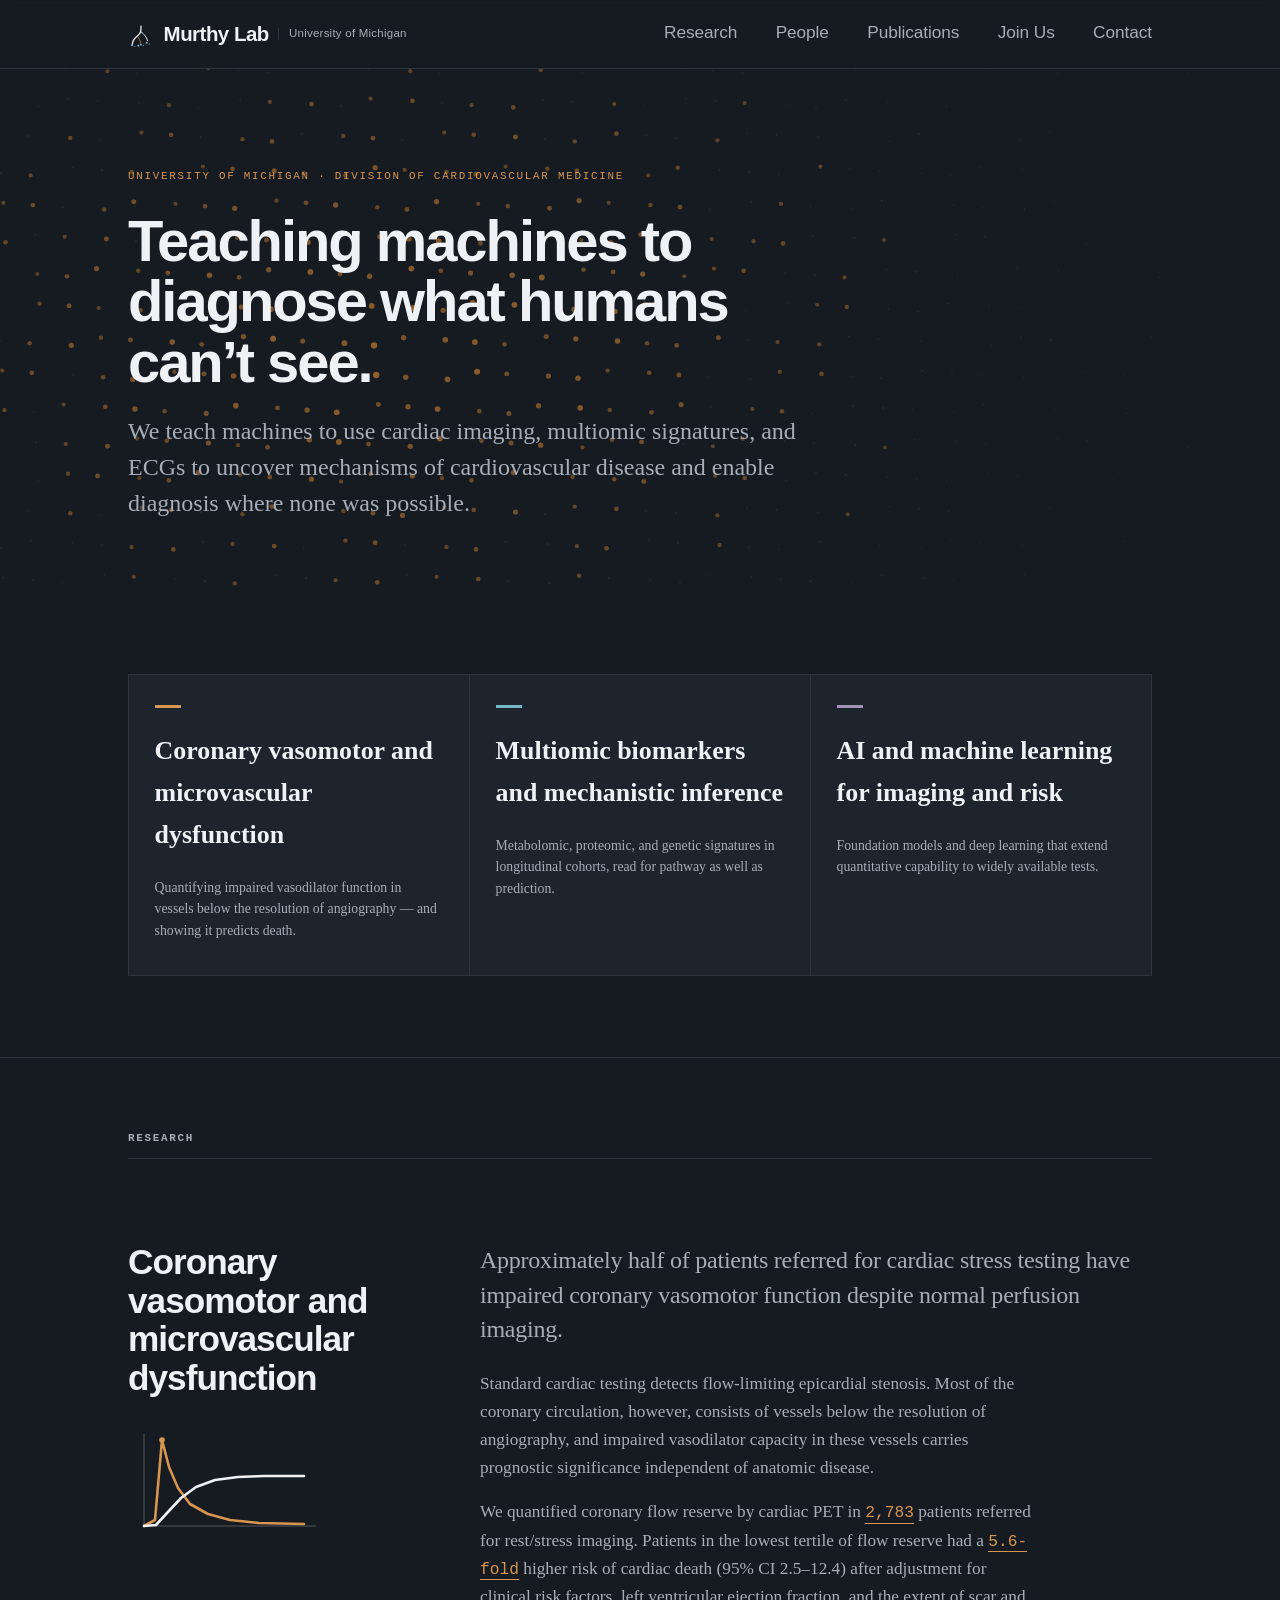
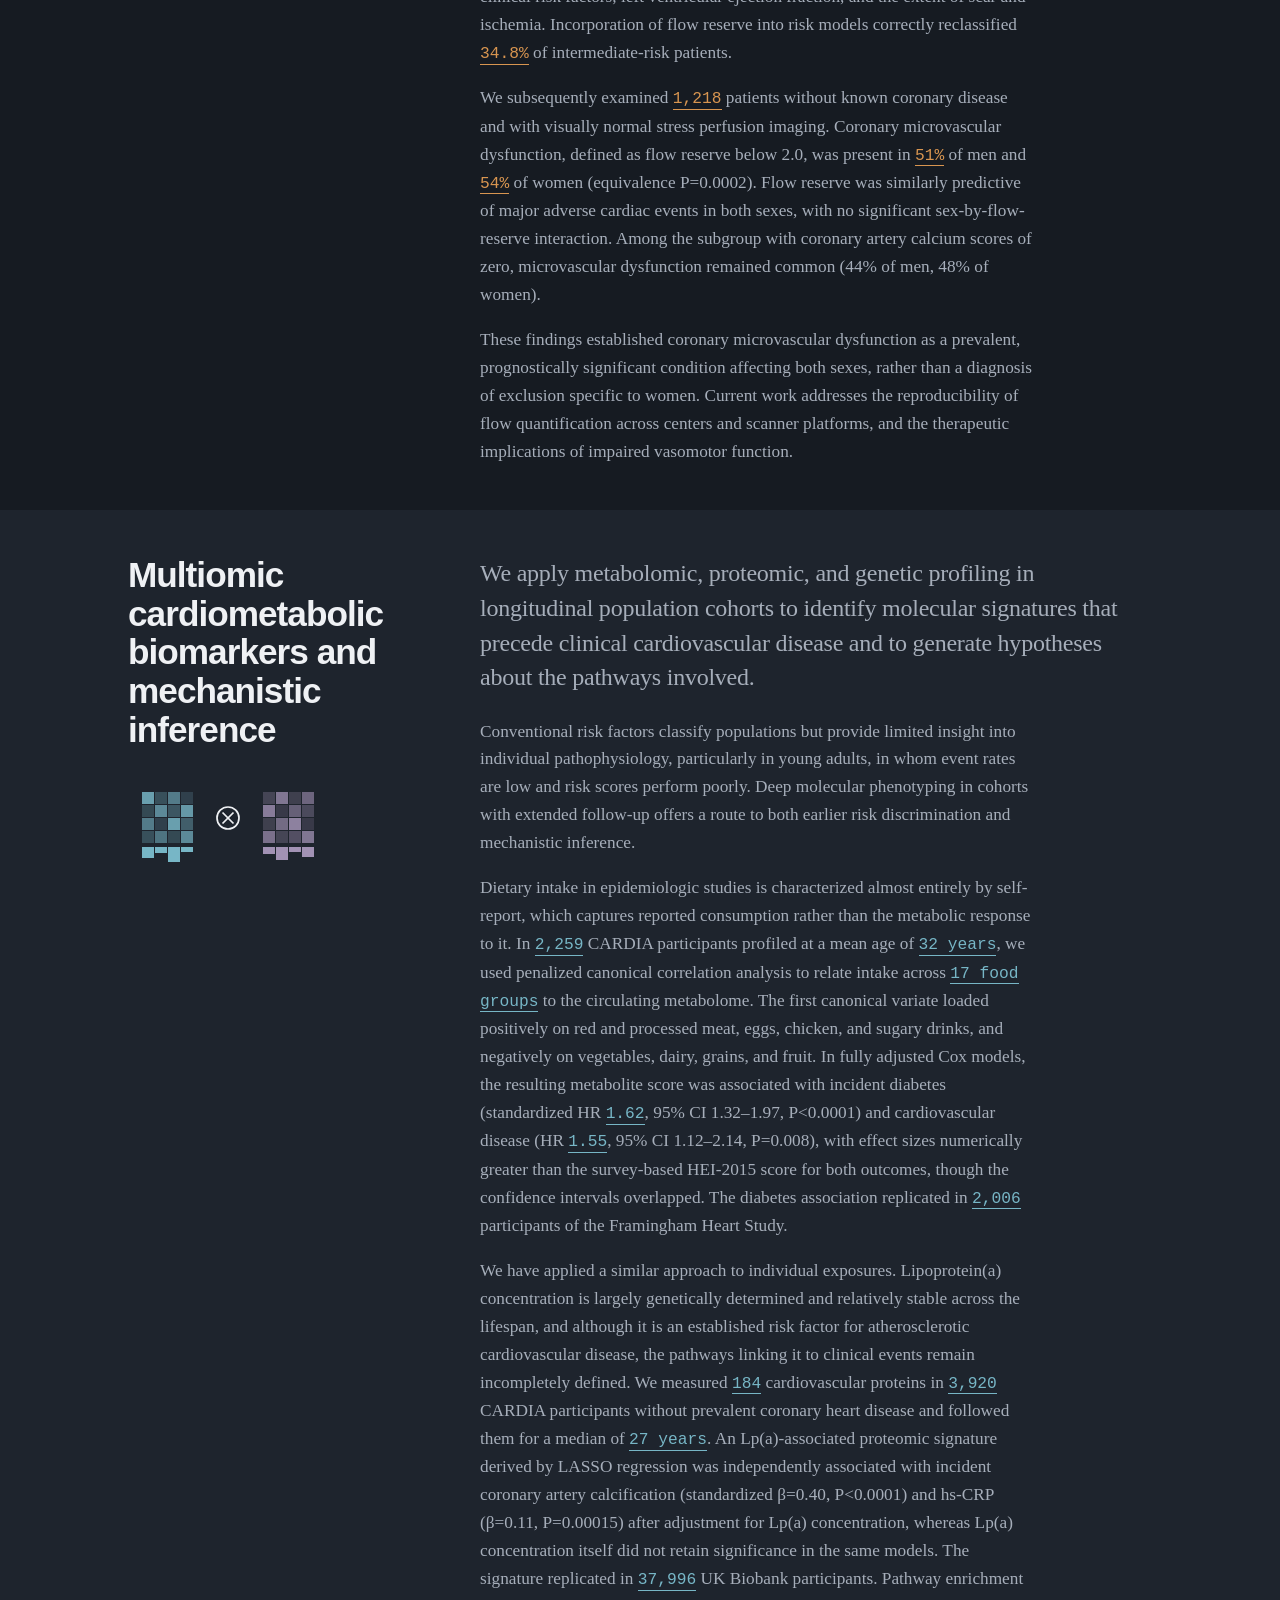
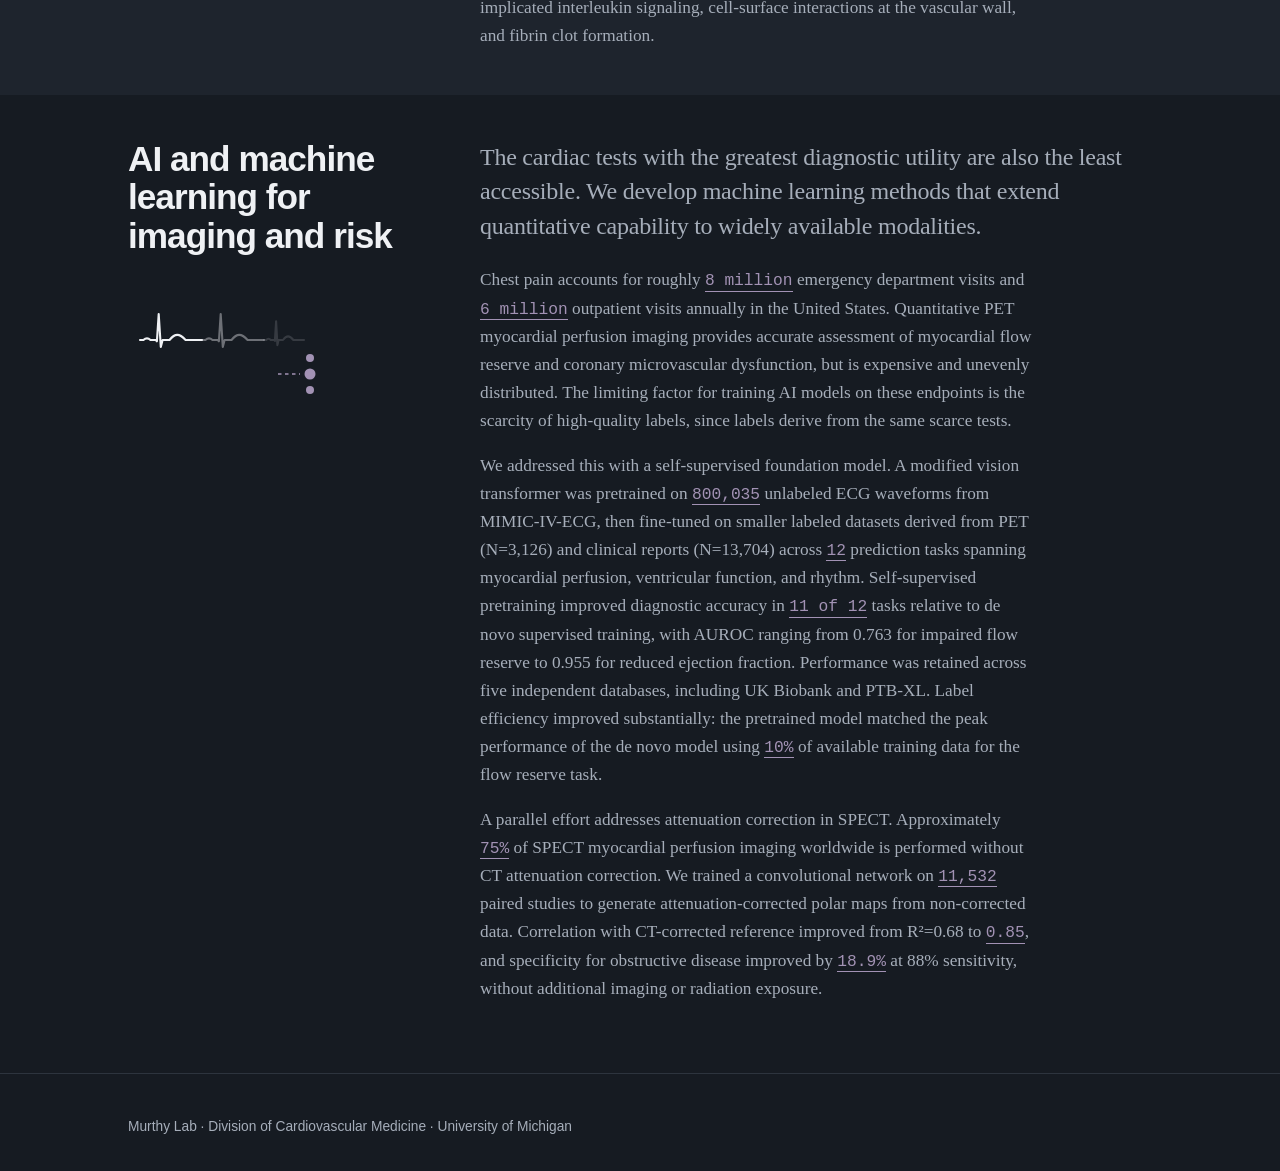
<file: docs/index.html>
<!doctype html><html lang="en"><head>
<meta charset="utf-8">
<meta name="viewport" content="width=device-width,initial-scale=1">
<title>Murthy Lab &middot; University of Michigan</title>
<meta name="description" content="Cardiac imaging, multiomic signatures, and machine learning to uncover mechanisms of cardiovascular disease.">
<link rel="canonical" href="https://murthylab.org/">
<meta property="og:type" content="website">
<meta property="og:site_name" content="Murthy Lab">
<meta property="og:title" content="Murthy Lab · University of Michigan">
<meta property="og:description" content="Teaching machines to diagnose what humans can't see: cardiac imaging, multiomics, and machine learning.">
<meta property="og:url" content="https://murthylab.org/">
<meta property="og:image" content="https://murthylab.org/assets/img/og-card.png">
<meta property="og:image:width" content="1200">
<meta property="og:image:height" content="630">
<meta property="og:image:alt" content="Murthy Lab, University of Michigan">
<meta name="twitter:card" content="summary_large_image">
<meta name="twitter:title" content="Murthy Lab · University of Michigan">
<meta name="twitter:description" content="Teaching machines to diagnose what humans can't see: cardiac imaging, multiomics, and machine learning.">
<meta name="twitter:image" content="https://murthylab.org/assets/img/og-card.png">
<link rel="icon" href="assets/img/favicon.svg" type="image/svg+xml">
<link rel="icon" href="assets/img/favicon.ico" sizes="48x48">
<link rel="icon" href="assets/img/favicon-32.png" type="image/png" sizes="32x32">
<link rel="apple-touch-icon" href="assets/img/apple-touch-icon.png">
<link rel="stylesheet" href="assets/css/main.css">
<script type="application/ld+json">
{
  "@context": "https://schema.org",
  "@graph": [
    {
      "@type": "ResearchOrganization",
      "@id": "https://murthylab.org/#lab",
      "name": "Murthy Lab",
      "url": "https://murthylab.org",
      "logo": "https://murthylab.org/assets/img/og-card.png",
      "parentOrganization": {
        "@type": "CollegeOrUniversity",
        "name": "University of Michigan",
        "url": "https://umich.edu"
      },
      "department": {
        "@type": "Organization",
        "name": "Division of Cardiovascular Medicine"
      },
      "address": {
        "@type": "PostalAddress",
        "streetAddress": "1338 Cardiovascular Center",
        "addressLocality": "Ann Arbor",
        "addressRegion": "MI",
        "postalCode": "48109",
        "addressCountry": "US"
      },
      "founder": { "@id": "https://murthylab.org/#murthy" },
      "knowsAbout": [
        "Cardiac positron emission tomography",
        "Coronary microvascular dysfunction",
        "Coronary flow reserve",
        "Metabolomics",
        "Proteomics",
        "Cardiometabolic disease",
        "Machine learning in cardiovascular medicine",
        "Electrocardiography"
      ]
    },
    {
      "@type": "Person",
      "@id": "https://murthylab.org/#murthy",
      "name": "Venkatesh L. Murthy",
      "givenName": "Venkatesh",
      "familyName": "Murthy",
      "honorificSuffix": "MD, PhD",
      "alternateName": "Venk Murthy",
      "jobTitle": [
        "Melvyn Rubenfire Professor of Preventive Cardiology",
        "Professor of Internal Medicine and Radiology",
        "Associate Chief of Cardiology for Translational Research and Innovation",
        "Director of Nuclear Cardiology"
      ],
      "mainEntityOfPage": "https://murthylab.org/people.html",
      "identifier": {
        "@type": "PropertyValue",
        "propertyID": "ORCID",
        "value": "https://orcid.org/0000-0002-7901-1321"
      },
      "sameAs": [
        "https://orcid.org/0000-0002-7901-1321",
        "https://scholar.google.com/citations?user=nNET6osAAAAJ",
        "https://medschool.umich.edu/profile/307/venk-murthy",
        "https://experts.umich.edu/307-venk-murthy",
        "https://www.uofmhealth.org/profile/1609924760/venkatesh-locharla-murthy",
        "https://midas.umich.edu/directory/venkatesh-murthy/",
        "https://www.linkedin.com/in/venkmurthy",
        "https://x.com/venkmurthy"
      ],
      "affiliation": { "@id": "https://murthylab.org/#lab" },
      "worksFor": {
        "@type": "CollegeOrUniversity",
        "name": "University of Michigan"
      }
    },
    {
      "@type": "WebSite",
      "@id": "https://murthylab.org/#website",
      "url": "https://murthylab.org",
      "name": "Murthy Lab",
      "publisher": { "@id": "https://murthylab.org/#lab" }
    }
  ]
}
</script>
</head><body>
<nav class="nav"><div class="wrap">
<a class="brand" href="/"><svg class="mark" viewBox="0 0 120 120" aria-hidden="true" focusable="false"><g fill="none" stroke-linecap="round"><path d="M60 24 C60 48 60 56 42 70 C26 82 20 93 20 110" stroke="currentColor" stroke-width="6"/><path d="M60 50 C75 60 83 72 91 91" stroke="currentColor" stroke-width="4.3"/><path d="M42 70 C54 80 57 91 59 108" stroke="var(--mark-amber)" stroke-width="3.1"/></g><g fill="var(--mark-cyan)"><circle cx="18" cy="112" r="4.6"/><circle cx="48" cy="114" r="4.6"/><circle cx="86" cy="100" r="4.6"/></g><g fill="var(--mark-cyan)" fill-opacity=".7"><circle cx="72" cy="113" r="3.3"/><circle cx="99" cy="106" r="3.3"/></g><g fill="var(--mark-violet)"><circle cx="59" cy="110" r="4.6"/><circle cx="30" cy="118" r="3.3" fill-opacity=".7"/></g></svg><span class="brand-name">Murthy Lab</span><span class="brand-inst">University of Michigan</span></a>
<a class="lnk" href="/#research">Research</a>
<a class="lnk" href="people.html">People</a>
<a class="lnk" href="publications.html">Publications</a>
<a class="lnk" href="join.html">Join Us</a>
<a class="lnk" href="contact.html">Contact</a>
</div></nav>
<header class="hero">
<canvas id="field" aria-hidden="true"></canvas>
<div class="wrap">
<p class="eyebrow">University of Michigan &middot; Division of Cardiovascular Medicine</p>
<h1>Teaching machines to diagnose what humans can&rsquo;t see.</h1>
<p class="dek">We teach machines to use cardiac imaging, multiomic signatures, and ECGs to uncover
mechanisms of cardiovascular disease and enable diagnosis where none was possible.</p>
</div></header>

<section class="themes"><div class="wrap"><div class="tgrid"><a class="tcard t1" href="#r1"><span class="mk"></span><h2>Coronary vasomotor and microvascular dysfunction</h2><p>Quantifying impaired vasodilator function in vessels below the resolution of angiography — and showing it predicts death.</p></a>
<a class="tcard t2" href="#r2"><span class="mk"></span><h2>Multiomic biomarkers and mechanistic inference</h2><p>Metabolomic, proteomic, and genetic signatures in longitudinal cohorts, read for pathway as well as prediction.</p></a>
<a class="tcard t3" href="#r3"><span class="mk"></span><h2>AI and machine learning for imaging and risk</h2><p>Foundation models and deep learning that extend quantitative capability to widely available tests.</p></a></div></div></section>

<section class="sec" id="research"><div class="wrap">
<h2 class="sec-h">Research</h2>
<div class="res r1" id="r1"><div class="res-head"><h2>Coronary vasomotor and microvascular dysfunction</h2><svg class="res-fig" xmlns="http://www.w3.org/2000/svg" viewBox="0 0 200 130" width="200" height="130" role="img" aria-labelledby="t1-t1 t1-d1">
<title id="t1-t1">Cardiac PET time-activity curves</title>
<desc id="t1-d1">Arterial input function peaking early and clearing, with slower myocardial uptake rising to a plateau.</desc>
<line x1="16" y1="106" x2="188" y2="106" stroke="currentColor" stroke-width="1" opacity=".28"/>
<line x1="16" y1="14" x2="16" y2="106" stroke="currentColor" stroke-width="1" opacity=".28"/>
<path class="tac-input" d="M16 106 L27 100 L34 20 L41 47 L50 68 L62 84 L80 94 L102 100 L131 103 L176 104"
      fill="none" stroke="var(--tac-input,#C87F32)" stroke-width="2.6" stroke-linejoin="round" stroke-linecap="round"
      pathLength="100"/>
<path class="tac-myo" d="M16 106 L28 105 L39 93 L53 78 L68 67 L87 60 L110 57 L136 56 L159 56 L176 56"
      fill="none" stroke="currentColor" stroke-width="2.6" stroke-linejoin="round" stroke-linecap="round"
      pathLength="100"/>
<circle class="tac-peak" cx="34" cy="20" r="2.8" fill="var(--tac-input,#C87F32)"/>
</svg></div><div><p class="lede">Approximately half of patients referred for cardiac stress testing have impaired coronary vasomotor function despite normal perfusion imaging.</p><p>Standard cardiac testing detects flow-limiting epicardial stenosis. Most of the coronary
  circulation, however, consists of vessels below the resolution of angiography, and impaired
  vasodilator capacity in these vessels carries prognostic significance independent of anatomic
  disease.</p><p>We quantified coronary flow reserve by cardiac PET in <span class="stat">2,783</span> patients
  referred for rest/stress imaging. Patients in the lowest tertile of flow reserve had a
  <span class="stat">5.6-fold</span> higher risk of cardiac death (95% CI 2.5&ndash;12.4) after adjustment for
  clinical risk factors, left ventricular ejection fraction, and the extent of scar and ischemia.
  Incorporation of flow reserve into risk models correctly reclassified <span class="stat">34.8%</span>
  of intermediate-risk patients.</p><p>We subsequently examined <span class="stat">1,218</span> patients without known coronary disease and
  with visually normal stress perfusion imaging. Coronary microvascular dysfunction, defined as flow
  reserve below 2.0, was present in <span class="stat">51%</span> of men and <span class="stat">54%</span>
  of women (equivalence P=0.0002). Flow reserve was similarly predictive of major adverse cardiac events
  in both sexes, with no significant sex-by-flow-reserve interaction. Among the subgroup with coronary
  artery calcium scores of zero, microvascular dysfunction remained common (44% of men, 48% of women).</p><p>These findings established coronary microvascular dysfunction as a prevalent, prognostically
  significant condition affecting both sexes, rather than a diagnosis of exclusion specific to women.
  Current work addresses the reproducibility of flow quantification across centers and scanner platforms,
  and the therapeutic implications of impaired vasomotor function.</p></div></div><div class="res r2" id="r2"><div class="res-head"><h2>Multiomic cardiometabolic biomarkers and mechanistic inference</h2><svg class="res-fig" xmlns="http://www.w3.org/2000/svg" viewBox="0 0 200 130" width="200" height="130" role="img" aria-labelledby="t2-t2 t2-d2">
<title id="t2-t2">Canonical correlation of two data blocks</title>
<desc id="t2-d2">A block of dietary exposures and a block of metabolite levels resolved onto a single shared axis, with loadings shown as marginal bars.</desc>
<g class="cca-a" fill="var(--cca-a,#3E7C8C)">
<rect x="14" y="20" width="12" height="12" opacity=".85"/><rect x="27" y="20" width="12" height="12" opacity=".3"/>
<rect x="40" y="20" width="12" height="12" opacity=".6"/><rect x="53" y="20" width="12" height="12" opacity=".2"/>
<rect x="14" y="33" width="12" height="12" opacity=".25"/><rect x="27" y="33" width="12" height="12" opacity=".7"/>
<rect x="40" y="33" width="12" height="12" opacity=".35"/><rect x="53" y="33" width="12" height="12" opacity=".8"/>
<rect x="14" y="46" width="12" height="12" opacity=".6"/><rect x="27" y="46" width="12" height="12" opacity=".2"/>
<rect x="40" y="46" width="12" height="12" opacity=".85"/><rect x="53" y="46" width="12" height="12" opacity=".4"/>
<rect x="14" y="59" width="12" height="12" opacity=".3"/><rect x="27" y="59" width="12" height="12" opacity=".55"/>
<rect x="40" y="59" width="12" height="12" opacity=".25"/><rect x="53" y="59" width="12" height="12" opacity=".7"/>
<rect class="cca-bar" x="14" y="75" width="12" height="11"/><rect class="cca-bar" x="27" y="75" width="12" height="6"/>
<rect class="cca-bar" x="40" y="75" width="12" height="15"/><rect class="cca-bar" x="53" y="75" width="12" height="5"/>
</g>
<circle class="cca-axis" cx="100" cy="46" r="11" fill="none" stroke="currentColor" stroke-width="1.7"/>
<line class="cca-axis" x1="94.5" y1="40.5" x2="105.5" y2="51.5" stroke="currentColor" stroke-width="1.7"/>
<line class="cca-axis" x1="105.5" y1="40.5" x2="94.5" y2="51.5" stroke="currentColor" stroke-width="1.7"/>
<g class="cca-b" fill="var(--cca-b,#6B5B7B)">
<rect x="135" y="20" width="12" height="12" opacity=".3"/><rect x="148" y="20" width="12" height="12" opacity=".75"/>
<rect x="161" y="20" width="12" height="12" opacity=".25"/><rect x="174" y="20" width="12" height="12" opacity=".6"/>
<rect x="135" y="33" width="12" height="12" opacity=".8"/><rect x="148" y="33" width="12" height="12" opacity=".2"/>
<rect x="161" y="33" width="12" height="12" opacity=".55"/><rect x="174" y="33" width="12" height="12" opacity=".35"/>
<rect x="135" y="46" width="12" height="12" opacity=".25"/><rect x="148" y="46" width="12" height="12" opacity=".65"/>
<rect x="161" y="46" width="12" height="12" opacity=".85"/><rect x="174" y="46" width="12" height="12" opacity=".2"/>
<rect x="135" y="59" width="12" height="12" opacity=".7"/><rect x="148" y="59" width="12" height="12" opacity=".3"/>
<rect x="161" y="59" width="12" height="12" opacity=".4"/><rect x="174" y="59" width="12" height="12" opacity=".75"/>
<rect class="cca-bar" x="135" y="75" width="12" height="7"/><rect class="cca-bar" x="148" y="75" width="12" height="13"/>
<rect class="cca-bar" x="161" y="75" width="12" height="5"/><rect class="cca-bar" x="174" y="75" width="12" height="10"/>
</g>
</svg></div><div><p class="lede">We apply metabolomic, proteomic, and genetic profiling in longitudinal population cohorts to identify molecular signatures that precede clinical cardiovascular disease and to generate hypotheses about the pathways involved.</p><p>Conventional risk factors classify populations but provide limited insight into individual
  pathophysiology, particularly in young adults, in whom event rates are low and risk scores perform
  poorly. Deep molecular phenotyping in cohorts with extended follow-up offers a route to both earlier
  risk discrimination and mechanistic inference.</p><p>Dietary intake in epidemiologic studies is characterized almost entirely by self-report, which
  captures reported consumption rather than the metabolic response to it. In <span class="stat">2,259</span>
  CARDIA participants profiled at a mean age of <span class="stat">32 years</span>, we used penalized
  canonical correlation analysis to relate intake across <span class="stat">17 food groups</span> to the
  circulating metabolome. The first canonical variate loaded positively on red and processed meat, eggs,
  chicken, and sugary drinks, and negatively on vegetables, dairy, grains, and fruit. In fully adjusted Cox
  models, the resulting metabolite score was associated with incident diabetes (standardized HR
  <span class="stat">1.62</span>, 95% CI 1.32&ndash;1.97, P&lt;0.0001) and cardiovascular disease (HR
  <span class="stat">1.55</span>, 95% CI 1.12&ndash;2.14, P=0.008), with effect sizes numerically greater
  than the survey-based HEI-2015 score for both outcomes, though the confidence intervals overlapped. The
  diabetes association replicated in <span class="stat">2,006</span> participants of the Framingham Heart
  Study.</p><p>We have applied a similar approach to individual exposures. Lipoprotein(a)
  concentration is largely genetically determined and relatively stable across the lifespan, and although
  it is an established risk factor for atherosclerotic cardiovascular disease, the pathways linking it to
  clinical events remain incompletely defined. We measured <span class="stat">184</span> cardiovascular
  proteins in <span class="stat">3,920</span> CARDIA participants without prevalent coronary heart disease
  and followed them for a median of <span class="stat">27 years</span>. An Lp(a)-associated proteomic
  signature derived by LASSO regression was independently associated with incident coronary artery
  calcification (standardized &beta;=0.40, P&lt;0.0001) and hs-CRP (&beta;=0.11, P=0.00015) after adjustment
  for Lp(a) concentration, whereas Lp(a) concentration itself did not retain significance in the same
  models. The signature replicated in <span class="stat">37,996</span> UK Biobank participants. Pathway
  enrichment implicated interleukin signaling, cell-surface interactions at the vascular wall, and fibrin
  clot formation.</p></div></div><div class="res r3" id="r3"><div class="res-head"><h2>AI and machine learning for imaging and risk</h2><svg class="res-fig" xmlns="http://www.w3.org/2000/svg" viewBox="0 0 200 130" width="200" height="130" role="img" aria-labelledby="t3-t3 t3-d3">
<title id="t3-t3">Waveform to physiologic estimate</title>
<desc id="t3-d3">Successive ECG complexes receding into the distance, passed through a model to yield an estimate of coronary flow reserve.</desc>
<path class="ecg ecg-1" pathLength="100" d="M12.0 62.0 L15.4 62.0 Q19.0 58.6 22.5 62.0 L27.8 62.0 L28.9 63.3 L30.7 36.0 L32.8 69.0 L34.6 62.0 L41.5 62.0 C47.0 55.2 51.4 55.2 57.6 62.0 L74.0 62.0"
      fill="none" stroke="currentColor" stroke-width="2.1"
      stroke-linejoin="round" stroke-linecap="round"/>
<path class="ecg ecg-2" pathLength="100" d="M74.0 62.0 L77.4 62.0 Q81.0 58.6 84.5 62.0 L89.8 62.0 L90.9 63.3 L92.7 36.0 L94.8 69.0 L96.6 62.0 L103.5 62.0 C109.0 55.2 113.4 55.2 119.6 62.0 L136.0 62.0"
      fill="none" stroke="currentColor" stroke-width="2.1"
      stroke-linejoin="round" stroke-linecap="round" opacity=".40"/>
<path class="ecg ecg-3" pathLength="100" d="M136.0 62.0 L138.2 62.0 Q140.5 59.6 142.8 62.0 L146.2 62.0 L146.9 62.9 L148.1 43.3 L149.4 67.1 L150.6 62.0 L155.0 62.0 C158.6 57.1 161.4 57.1 165.4 62.0 L176.0 62.0"
      fill="none" stroke="currentColor" stroke-width="2.1"
      stroke-linejoin="round" stroke-linecap="round" opacity=".15"/>
<line class="ai-link" x1="150" y1="96" x2="172" y2="96" stroke="var(--ai-node,#6B5B7B)" stroke-width="1.5" stroke-dasharray="3.5 3.5"/>
<circle class="ai-node ai-node-a" cx="182" cy="80" r="4" fill="var(--ai-node,#6B5B7B)" opacity=".3"/>
<circle class="ai-node ai-node-b" cx="182" cy="96" r="5.5" fill="var(--ai-node,#6B5B7B)"/>
<circle class="ai-node ai-node-c" cx="182" cy="112" r="4" fill="var(--ai-node,#6B5B7B)" opacity=".3"/>
</svg></div><div><p class="lede">The cardiac tests with the greatest diagnostic utility are also the least accessible. We develop machine learning methods that extend quantitative capability to widely available modalities.</p><p>Chest pain accounts for roughly <span class="stat">8 million</span> emergency department visits and
  <span class="stat">6 million</span> outpatient visits annually in the United States. Quantitative PET
  myocardial perfusion imaging provides accurate assessment of myocardial flow reserve and coronary
  microvascular dysfunction, but is expensive and unevenly distributed. The limiting factor for training
  AI models on these endpoints is the scarcity of high-quality labels, since labels derive from the same
  scarce tests.</p><p>We addressed this with a self-supervised foundation model. A modified vision transformer was
  pretrained on <span class="stat">800,035</span> unlabeled ECG waveforms from MIMIC-IV-ECG, then
  fine-tuned on smaller labeled datasets derived from PET (N=3,126) and clinical reports (N=13,704)
  across <span class="stat">12</span> prediction tasks spanning myocardial perfusion, ventricular
  function, and rhythm. Self-supervised pretraining improved diagnostic accuracy in
  <span class="stat">11 of 12</span> tasks relative to de novo supervised training, with AUROC ranging
  from 0.763 for impaired flow reserve to 0.955 for reduced ejection fraction. Performance was retained
  across five independent databases, including UK Biobank and PTB-XL. Label efficiency improved
  substantially: the pretrained model matched the peak performance of the de novo model using
  <span class="stat">10%</span> of available training data for the flow reserve task.</p><p>A parallel effort addresses attenuation correction in SPECT. Approximately
  <span class="stat">75%</span> of SPECT myocardial perfusion imaging worldwide is performed without CT
  attenuation correction. We trained a convolutional network on <span class="stat">11,532</span> paired
  studies to generate attenuation-corrected polar maps from non-corrected data. Correlation with
  CT-corrected reference improved from R&sup2;=0.68 to <span class="stat">0.85</span>, and specificity for
  obstructive disease improved by <span class="stat">18.9%</span> at 88% sensitivity, without additional
  imaging or radiation exposure.</p></div></div>
</div></section>
<footer><div class="wrap">
<span>Murthy Lab &middot; Division of Cardiovascular Medicine &middot; University of Michigan</span>
</div></footer>
<script src="assets/js/field.js"></script>
<script src="assets/js/figures.js"></script>
</body></html>
</file>
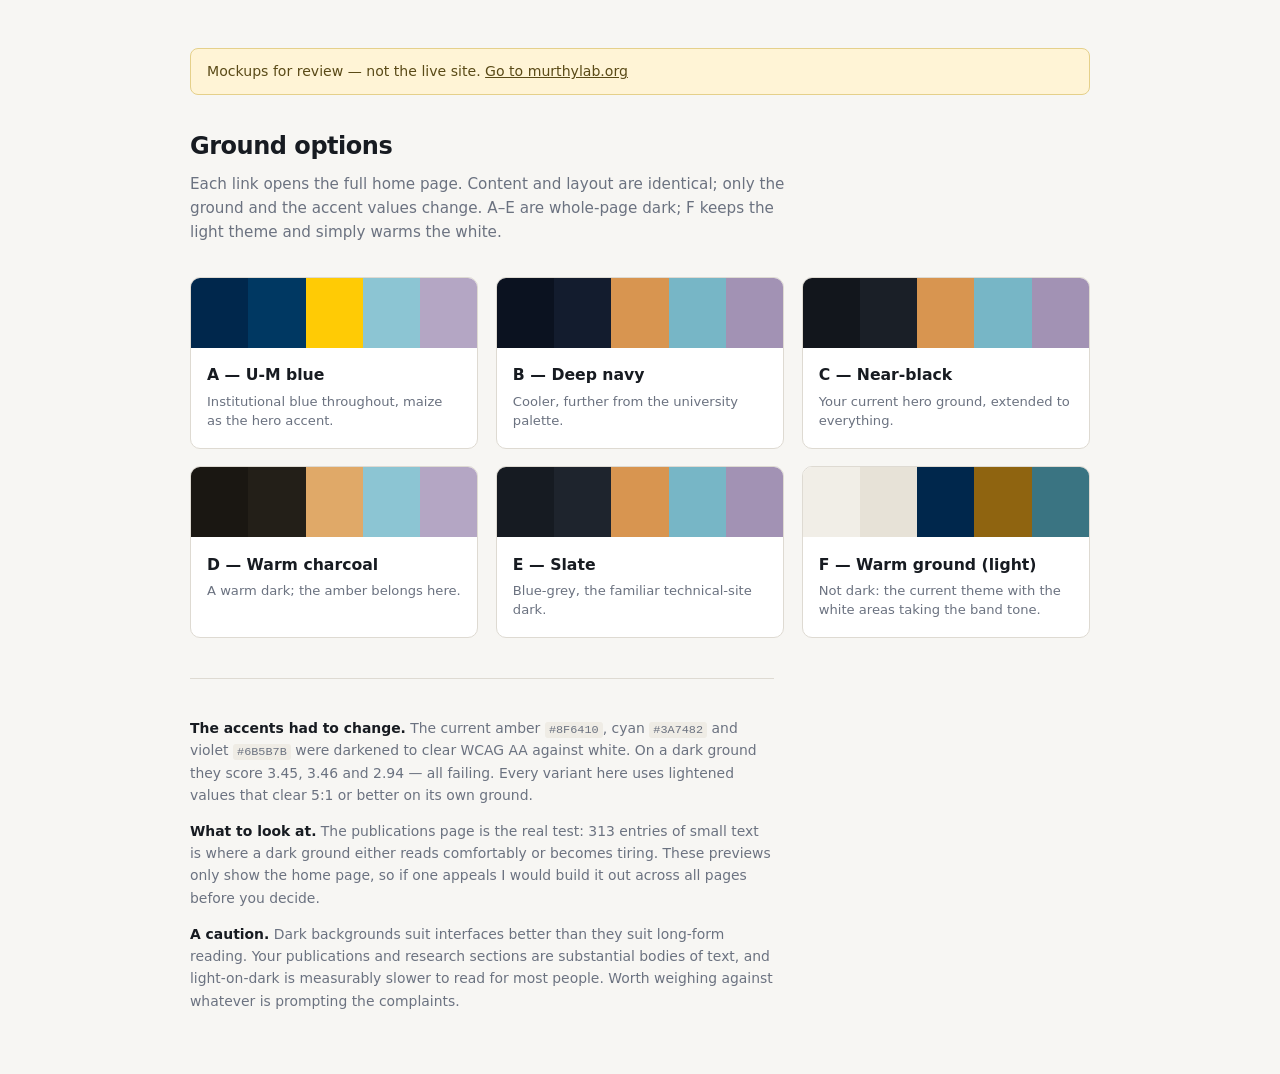
<file: docs/test/index.html>
<!doctype html><meta charset="utf-8">
<title>Color mockups &middot; Murthy Lab</title>
<meta name="robots" content="noindex,nofollow">
<meta name="viewport" content="width=device-width,initial-scale=1">
<style>
body{margin:0;font:16px/1.6 Inter,system-ui,sans-serif;background:#F7F6F3;color:#171B21}
.wrap{max-width:900px;margin:0 auto;padding:3rem 2rem}
h1{font-size:1.5rem;margin:0 0 .4rem;letter-spacing:-.02em}
.sub{color:#6B7280;margin:0 0 2rem;font-size:.95rem;max-width:64ch}
.grid{display:grid;grid-template-columns:repeat(auto-fill,minmax(250px,1fr));gap:1.1rem}
a.card{display:block;text-decoration:none;color:inherit;border:1px solid #DEDAD2;
  border-radius:10px;overflow:hidden;background:#fff}
a.card:hover{border-color:#9AA3AE}
.sw{height:70px;display:flex}.sw i{flex:1}
.card h2{font-size:.98rem;margin:.9rem 1rem .3rem;font-weight:600}
.card p{font-size:.82rem;color:#6B7280;margin:0 1rem 1.1rem;line-height:1.45}
.note{margin-top:2.5rem;padding-top:1.5rem;border-top:1px solid #DEDAD2;
  font-size:.87rem;color:#6B7280;max-width:66ch}
.note strong{color:#171B21}
.banner{background:#FFF4D6;border:1px solid #E5D08A;border-radius:8px;
  padding:.7rem 1rem;font-size:.88rem;margin:0 0 2rem;color:#5A4A17}
.banner a{color:#5A4A17}
code{font:.85em ui-monospace,monospace;background:#EFECE5;padding:.1em .35em;border-radius:3px}
</style>
<div class="wrap">
<p class="banner">Mockups for review &mdash; not the live site.
<a href="/">Go to murthylab.org</a></p>
<h1>Ground options</h1>
<p class="sub">Each link opens the full home page. Content and layout are identical; only the ground and the accent values change. A&ndash;E are whole-page dark; F keeps the light theme and simply warms the white.</p>

<div class="grid">
<a class="card" href="a-umblue.html"><div class="sw">
<i style="background:#00274C"></i><i style="background:#003862"></i><i style="background:#FFCB05"></i>
<i style="background:#8CC5D3"></i><i style="background:#B4A6C4"></i></div>
<h2>A — U-M blue</h2><p>Institutional blue throughout, maize as the hero accent.</p></a>

<a class="card" href="b-navy.html"><div class="sw">
<i style="background:#0B1220"></i><i style="background:#131C2E"></i><i style="background:#D89550"></i>
<i style="background:#77B6C6"></i><i style="background:#A292B4"></i></div>
<h2>B — Deep navy</h2><p>Cooler, further from the university palette.</p></a>

<a class="card" href="c-nearblack.html"><div class="sw">
<i style="background:#12161C"></i><i style="background:#1A1F27"></i><i style="background:#D89550"></i>
<i style="background:#77B6C6"></i><i style="background:#A292B4"></i></div>
<h2>C — Near-black</h2><p>Your current hero ground, extended to everything.</p></a>

<a class="card" href="d-charcoal.html"><div class="sw">
<i style="background:#1A1712"></i><i style="background:#231F18"></i><i style="background:#E0A968"></i>
<i style="background:#8CC5D3"></i><i style="background:#B4A6C4"></i></div>
<h2>D — Warm charcoal</h2><p>A warm dark; the amber belongs here.</p></a>

<a class="card" href="e-slate.html"><div class="sw">
<i style="background:#161B22"></i><i style="background:#1E242D"></i><i style="background:#D89550"></i>
<i style="background:#77B6C6"></i><i style="background:#A292B4"></i></div>
<h2>E — Slate</h2><p>Blue-grey, the familiar technical-site dark.</p></a>

<a class="card" href="f-warm.html"><div class="sw">
<i style="background:#F1EEE7"></i><i style="background:#E7E2D7"></i><i style="background:#00274C"></i>
<i style="background:#8F6410"></i><i style="background:#3A7482"></i></div>
<h2>F — Warm ground (light)</h2><p>Not dark: the current theme with the white areas taking the band tone.</p></a>
</div>

<div class="note">
<p><strong>The accents had to change.</strong> The current amber
<code>#8F6410</code>, cyan <code>#3A7482</code> and violet <code>#6B5B7B</code>
were darkened to clear WCAG AA against white. On a dark ground they score
3.45, 3.46 and 2.94 — all failing. Every variant here uses lightened values
that clear 5:1 or better on its own ground.</p>
<p><strong>What to look at.</strong> The publications page is the real test:
313 entries of small text is where a dark ground either reads comfortably or
becomes tiring. These previews only show the home page, so if one appeals I
would build it out across all pages before you decide.</p>
<p><strong>A caution.</strong> Dark backgrounds suit interfaces better than
they suit long-form reading. Your publications and research sections are
substantial bodies of text, and light-on-dark is measurably slower to read for
most people. Worth weighing against whatever is prompting the complaints.</p>
</div>
</div>
</file>
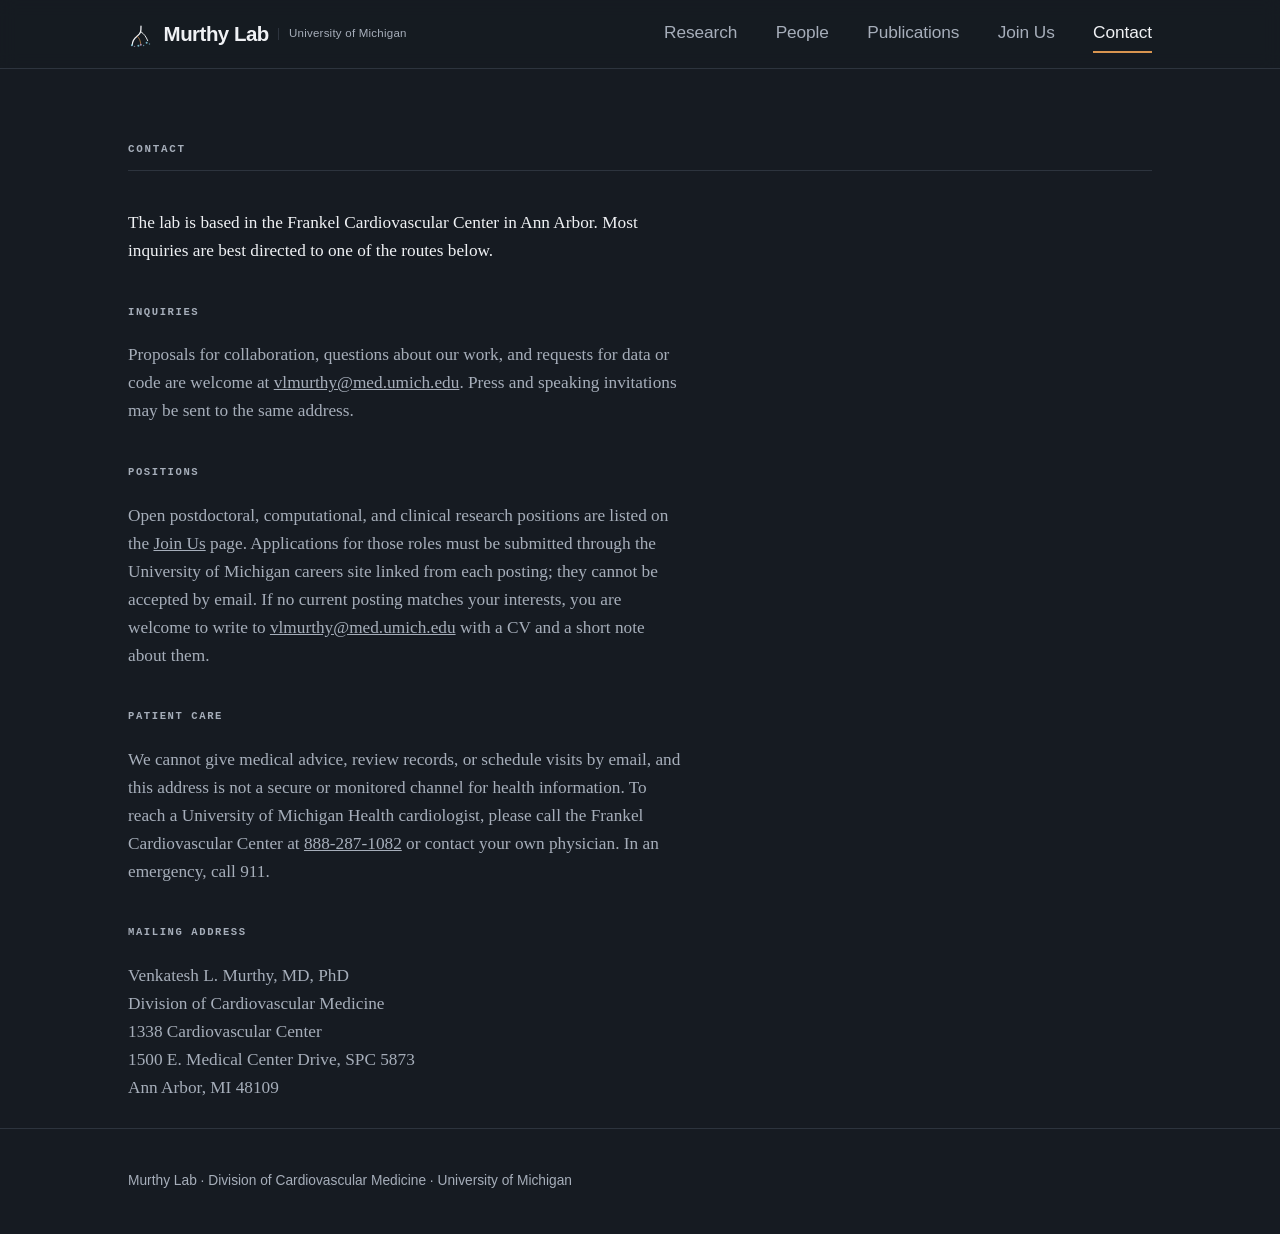
<file: docs/contact.html>
<!doctype html><html lang="en"><head>
<meta charset="utf-8"><meta name="viewport" content="width=device-width,initial-scale=1">
<title>Contact &middot; Murthy Lab</title><meta name="description" content="How to reach the Murthy Lab at the University of Michigan: research inquiries, collaborations, trainee applications, and mailing address.">
<link rel="canonical" href="https://murthylab.org/contact.html">
<meta property="og:type" content="website">
<meta property="og:site_name" content="Murthy Lab">
<meta property="og:title" content="Contact · Murthy Lab">
<meta property="og:description" content="How to reach the Murthy Lab at the University of Michigan.">
<meta property="og:url" content="https://murthylab.org/contact.html">
<meta property="og:image" content="https://murthylab.org/assets/img/og-card.png">
<meta property="og:image:width" content="1200">
<meta property="og:image:height" content="630">
<meta property="og:image:alt" content="Murthy Lab, University of Michigan">
<meta name="twitter:card" content="summary_large_image">
<meta name="twitter:title" content="Contact · Murthy Lab">
<meta name="twitter:description" content="How to reach the Murthy Lab at the University of Michigan.">
<meta name="twitter:image" content="https://murthylab.org/assets/img/og-card.png">
<link rel="icon" href="assets/img/favicon.svg" type="image/svg+xml">
<link rel="icon" href="assets/img/favicon.ico" sizes="48x48">
<link rel="icon" href="assets/img/favicon-32.png" type="image/png" sizes="32x32">
<link rel="apple-touch-icon" href="assets/img/apple-touch-icon.png">
<link rel="stylesheet" href="assets/css/main.css">
</head><body>
<nav class="nav"><div class="wrap">
<a class="brand" href="/"><svg class="mark" viewBox="0 0 120 120" aria-hidden="true" focusable="false"><g fill="none" stroke-linecap="round"><path d="M60 24 C60 48 60 56 42 70 C26 82 20 93 20 110" stroke="currentColor" stroke-width="6"/><path d="M60 50 C75 60 83 72 91 91" stroke="currentColor" stroke-width="4.3"/><path d="M42 70 C54 80 57 91 59 108" stroke="var(--mark-amber)" stroke-width="3.1"/></g><g fill="var(--mark-cyan)"><circle cx="18" cy="112" r="4.6"/><circle cx="48" cy="114" r="4.6"/><circle cx="86" cy="100" r="4.6"/></g><g fill="var(--mark-cyan)" fill-opacity=".7"><circle cx="72" cy="113" r="3.3"/><circle cx="99" cy="106" r="3.3"/></g><g fill="var(--mark-violet)"><circle cx="59" cy="110" r="4.6"/><circle cx="30" cy="118" r="3.3" fill-opacity=".7"/></g></svg><span class="brand-name">Murthy Lab</span><span class="brand-inst">University of Michigan</span></a>
<a class="lnk" href="/#research">Research</a>
<a class="lnk" href="people.html">People</a>
<a class="lnk" href="publications.html">Publications</a>
<a class="lnk" href="join.html">Join Us</a>
<a class="lnk" href="contact.html" aria-current="page">Contact</a>
</div></nav>
<section class="sec" style="border-top:0"><div class="wrap">
<h1 class="sec-h">Contact</h1>

<p class="contact-lede">The lab is based in the Frankel Cardiovascular Center in Ann Arbor.
  Most inquiries are best directed to one of the routes below.</p>

<h2 class="sub">Inquiries</h2>
<p class="contact-block">Proposals for collaboration, questions about our work, and requests for
  data or code are welcome at <a href="mailto:vlmurthy@med.umich.edu">vlmurthy@med.umich.edu</a>.
  Press and speaking invitations may be sent to the same address.</p>

<h2 class="sub">Positions</h2>
<p class="contact-block">Open postdoctoral, computational, and clinical research positions are
  listed on the <a href="join.html">Join Us</a> page. Applications for those roles must be
  submitted through the University of Michigan careers site linked from each posting; they cannot
  be accepted by email. If no current posting matches your interests, you are welcome to write to
  <a href="mailto:vlmurthy@med.umich.edu">vlmurthy@med.umich.edu</a> with a CV and a short note
  about them.</p>

<h2 class="sub">Patient care</h2>
<p class="contact-block">We cannot give medical advice, review records, or schedule visits by
  email, and this address is not a secure or monitored channel for health information. To reach a
  University of Michigan Health cardiologist, please call the Frankel Cardiovascular Center at
  <a href="tel:+18882871082">888-287-1082</a> or contact your own physician. In an emergency,
  call 911.</p>

<h2 class="sub">Mailing address</h2>
<p class="contact-block">Venkatesh L. Murthy, MD, PhD<br>
  Division of Cardiovascular Medicine<br>
  1338 Cardiovascular Center<br>
  1500 E. Medical Center Drive, SPC 5873<br>
  Ann Arbor, MI 48109</p>

</div></section>
<footer><div class="wrap">
<span>Murthy Lab &middot; Division of Cardiovascular Medicine &middot; University of Michigan</span>
</div></footer>

</body></html>
</file>
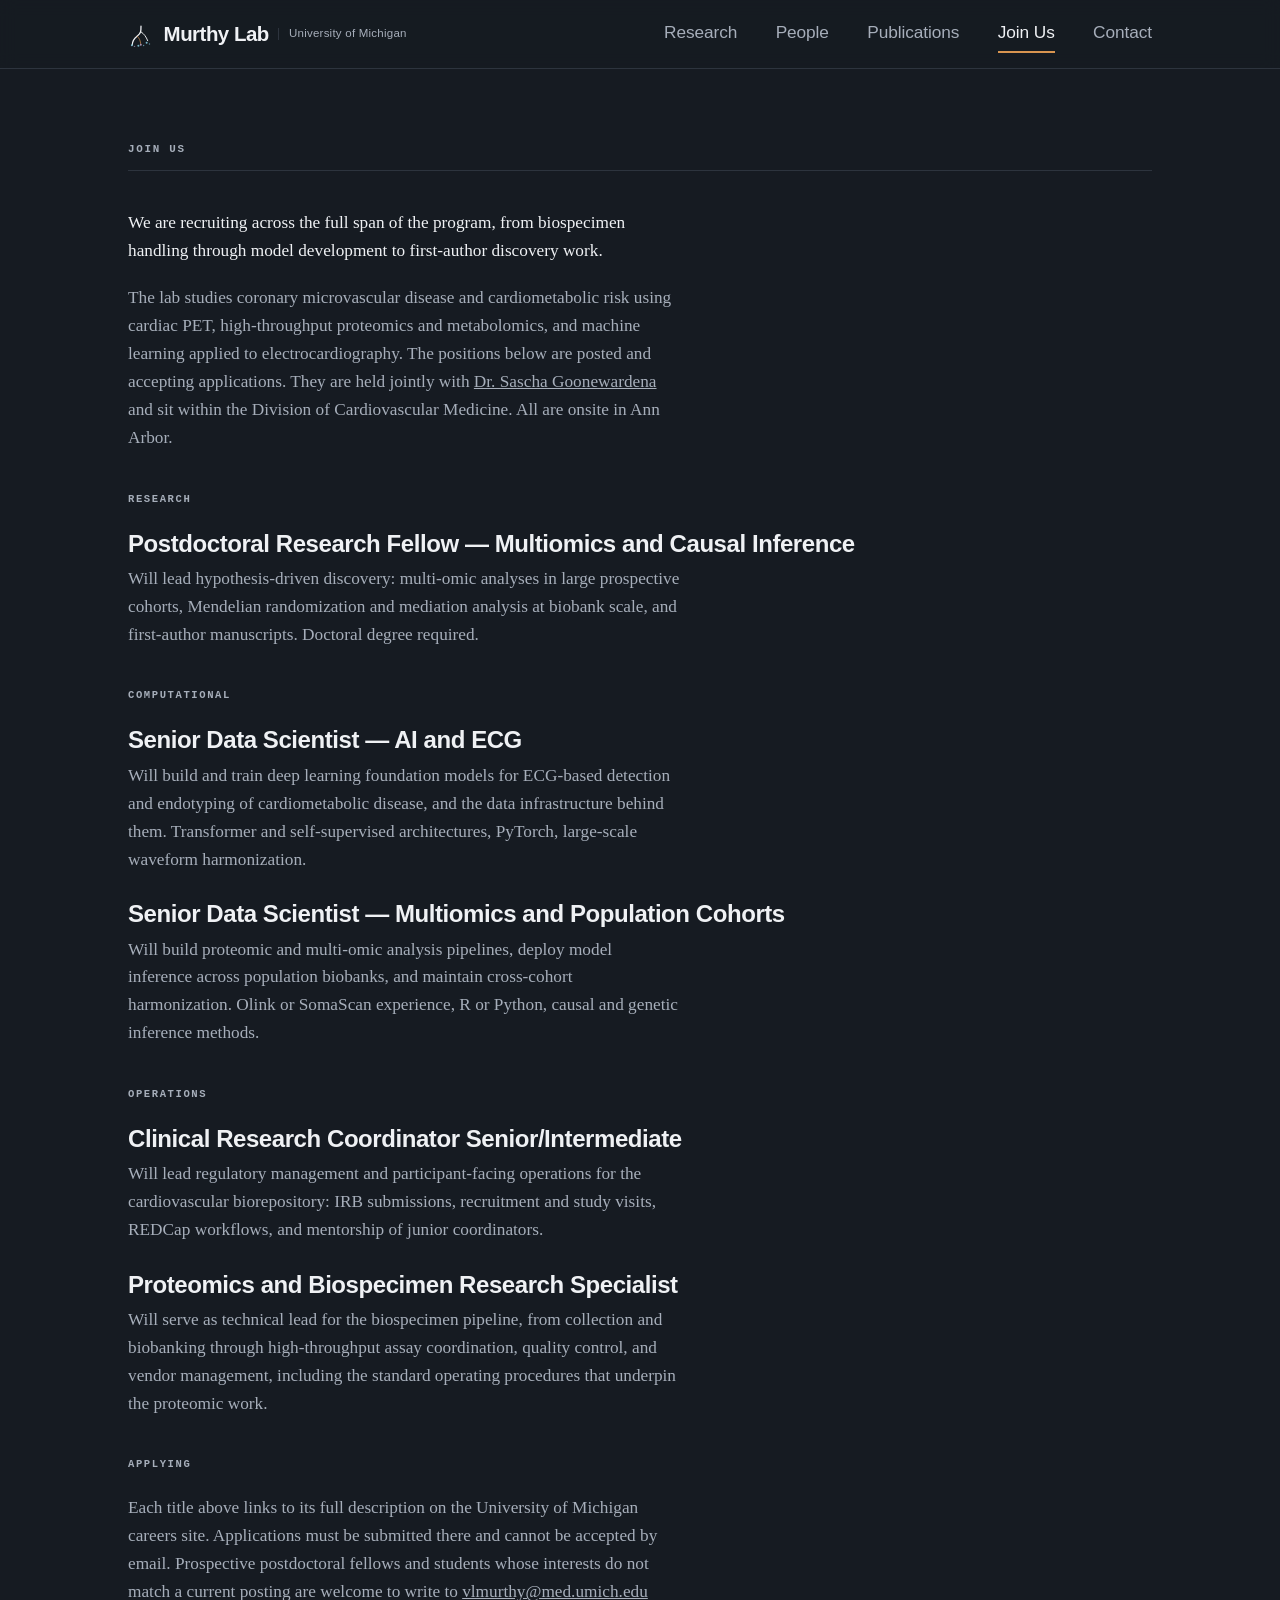
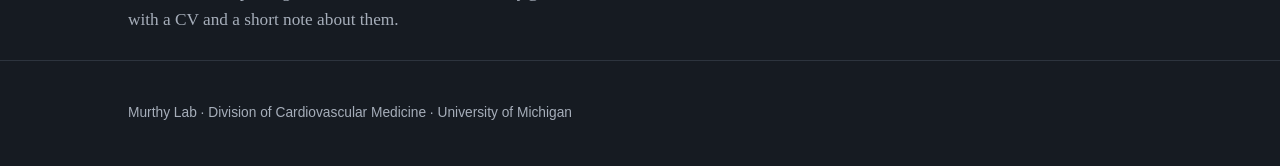
<file: docs/join.html>
<!doctype html><html lang="en"><head>
<meta charset="utf-8"><meta name="viewport" content="width=device-width,initial-scale=1">
<title>Join Us &middot; Murthy Lab</title><meta name="description" content="Open positions in the Murthy Lab: postdoctoral, computational, and clinical research roles at Michigan.">
<link rel="canonical" href="https://murthylab.org/join.html">
<meta property="og:type" content="website">
<meta property="og:site_name" content="Murthy Lab">
<meta property="og:title" content="Join Us · Murthy Lab">
<meta property="og:description" content="Postdoctoral, computational, and clinical research positions open in the Murthy Lab at Michigan.">
<meta property="og:url" content="https://murthylab.org/join.html">
<meta property="og:image" content="https://murthylab.org/assets/img/og-card.png">
<meta property="og:image:width" content="1200">
<meta property="og:image:height" content="630">
<meta property="og:image:alt" content="Murthy Lab, University of Michigan">
<meta name="twitter:card" content="summary_large_image">
<meta name="twitter:title" content="Join Us · Murthy Lab">
<meta name="twitter:description" content="Postdoctoral, computational, and clinical research positions open in the Murthy Lab at Michigan.">
<meta name="twitter:image" content="https://murthylab.org/assets/img/og-card.png">
<link rel="icon" href="assets/img/favicon.svg" type="image/svg+xml">
<link rel="icon" href="assets/img/favicon.ico" sizes="48x48">
<link rel="icon" href="assets/img/favicon-32.png" type="image/png" sizes="32x32">
<link rel="apple-touch-icon" href="assets/img/apple-touch-icon.png">
<link rel="stylesheet" href="assets/css/main.css">
</head><body>
<nav class="nav"><div class="wrap">
<a class="brand" href="/"><svg class="mark" viewBox="0 0 120 120" aria-hidden="true" focusable="false"><g fill="none" stroke-linecap="round"><path d="M60 24 C60 48 60 56 42 70 C26 82 20 93 20 110" stroke="currentColor" stroke-width="6"/><path d="M60 50 C75 60 83 72 91 91" stroke="currentColor" stroke-width="4.3"/><path d="M42 70 C54 80 57 91 59 108" stroke="var(--mark-amber)" stroke-width="3.1"/></g><g fill="var(--mark-cyan)"><circle cx="18" cy="112" r="4.6"/><circle cx="48" cy="114" r="4.6"/><circle cx="86" cy="100" r="4.6"/></g><g fill="var(--mark-cyan)" fill-opacity=".7"><circle cx="72" cy="113" r="3.3"/><circle cx="99" cy="106" r="3.3"/></g><g fill="var(--mark-violet)"><circle cx="59" cy="110" r="4.6"/><circle cx="30" cy="118" r="3.3" fill-opacity=".7"/></g></svg><span class="brand-name">Murthy Lab</span><span class="brand-inst">University of Michigan</span></a>
<a class="lnk" href="/#research">Research</a>
<a class="lnk" href="people.html">People</a>
<a class="lnk" href="publications.html">Publications</a>
<a class="lnk" href="join.html" aria-current="page">Join Us</a>
<a class="lnk" href="contact.html">Contact</a>
</div></nav>
<section class="sec" style="border-top:0"><div class="wrap">
<h1 class="sec-h">Join Us</h1>

<p class="lede join-lede">We are recruiting across the full span of the program, from
  biospecimen handling through model development to first-author discovery work.</p>

<p class="join-intro">The lab studies coronary microvascular disease and cardiometabolic risk using
  cardiac PET, high-throughput proteomics and metabolomics, and machine learning applied to
  electrocardiography. The positions below are posted and accepting applications. They are held
  jointly with
  <a href="https://medschool.umich.edu/profile/286/sascha-goonewardena">Dr. Sascha Goonewardena</a>
  and sit within the Division of Cardiovascular Medicine. All are onsite in Ann Arbor.</p>

<h2 class="sub">Research</h2>
<div class="jlist">
  <div class="j">
    <h3><a href="https://careers.umich.edu/job_detail/280575/postdoctoral-research-fellow-multiomics-and-causal-inference">Postdoctoral Research Fellow &mdash; Multiomics and Causal Inference</a></h3>
    <p>Will lead hypothesis-driven discovery: multi-omic analyses in large prospective cohorts,
      Mendelian randomization and mediation analysis at biobank scale, and first-author manuscripts.
      Doctoral degree required.</p>
  </div>
</div>

<h2 class="sub">Computational</h2>
<div class="jlist">
  <div class="j">
    <h3><a href="https://careers.umich.edu/job_detail/280229/senior-data-scientist-ai-and-ecg">Senior Data Scientist &mdash; AI and ECG</a></h3>
    <p>Will build and train deep learning foundation models for ECG-based detection and endotyping
      of cardiometabolic disease, and the data infrastructure behind them. Transformer and
      self-supervised architectures, PyTorch, large-scale waveform harmonization.</p>
  </div>
  <div class="j">
    <h3><a href="https://careers.umich.edu/job_detail/280230/senior-data-scientist-multiomics-and-population-cohorts">Senior Data Scientist &mdash; Multiomics and Population Cohorts</a></h3>
    <p>Will build proteomic and multi-omic analysis pipelines, deploy model inference across
      population biobanks, and maintain cross-cohort harmonization. Olink or SomaScan experience,
      R or Python, causal and genetic inference methods.</p>
  </div>
</div>

<h2 class="sub">Operations</h2>
<div class="jlist">
  <div class="j">
    <h3><a href="https://careers.umich.edu/job_detail/280226/clinical-research-coordinator-seniorintermediate">Clinical Research Coordinator Senior/Intermediate</a></h3>
    <p>Will lead regulatory management and participant-facing operations for the cardiovascular
      biorepository: IRB submissions, recruitment and study visits, REDCap workflows, and mentorship
      of junior coordinators.</p>
  </div>
  <div class="j">
    <h3><a href="https://careers.umich.edu/job_detail/280227/proteomics-and-biospecimen-research-specialist">Proteomics and Biospecimen Research Specialist</a></h3>
    <p>Will serve as technical lead for the biospecimen pipeline, from collection and biobanking
      through high-throughput assay coordination, quality control, and vendor management, including
      the standard operating procedures that underpin the proteomic work.</p>
  </div>
</div>

<h2 class="sub">Applying</h2>
<p class="join-apply">Each title above links to its full description on the University of Michigan
  careers site. Applications must be submitted there and cannot be accepted by email. Prospective
  postdoctoral fellows and students whose interests do not match a current posting are welcome to
  write to <a href="mailto:vlmurthy@med.umich.edu">vlmurthy@med.umich.edu</a> with a CV and a short
  note about them.</p>

</div></section>
<footer><div class="wrap">
<span>Murthy Lab &middot; Division of Cardiovascular Medicine &middot; University of Michigan</span>
</div></footer>

</body></html>
</file>
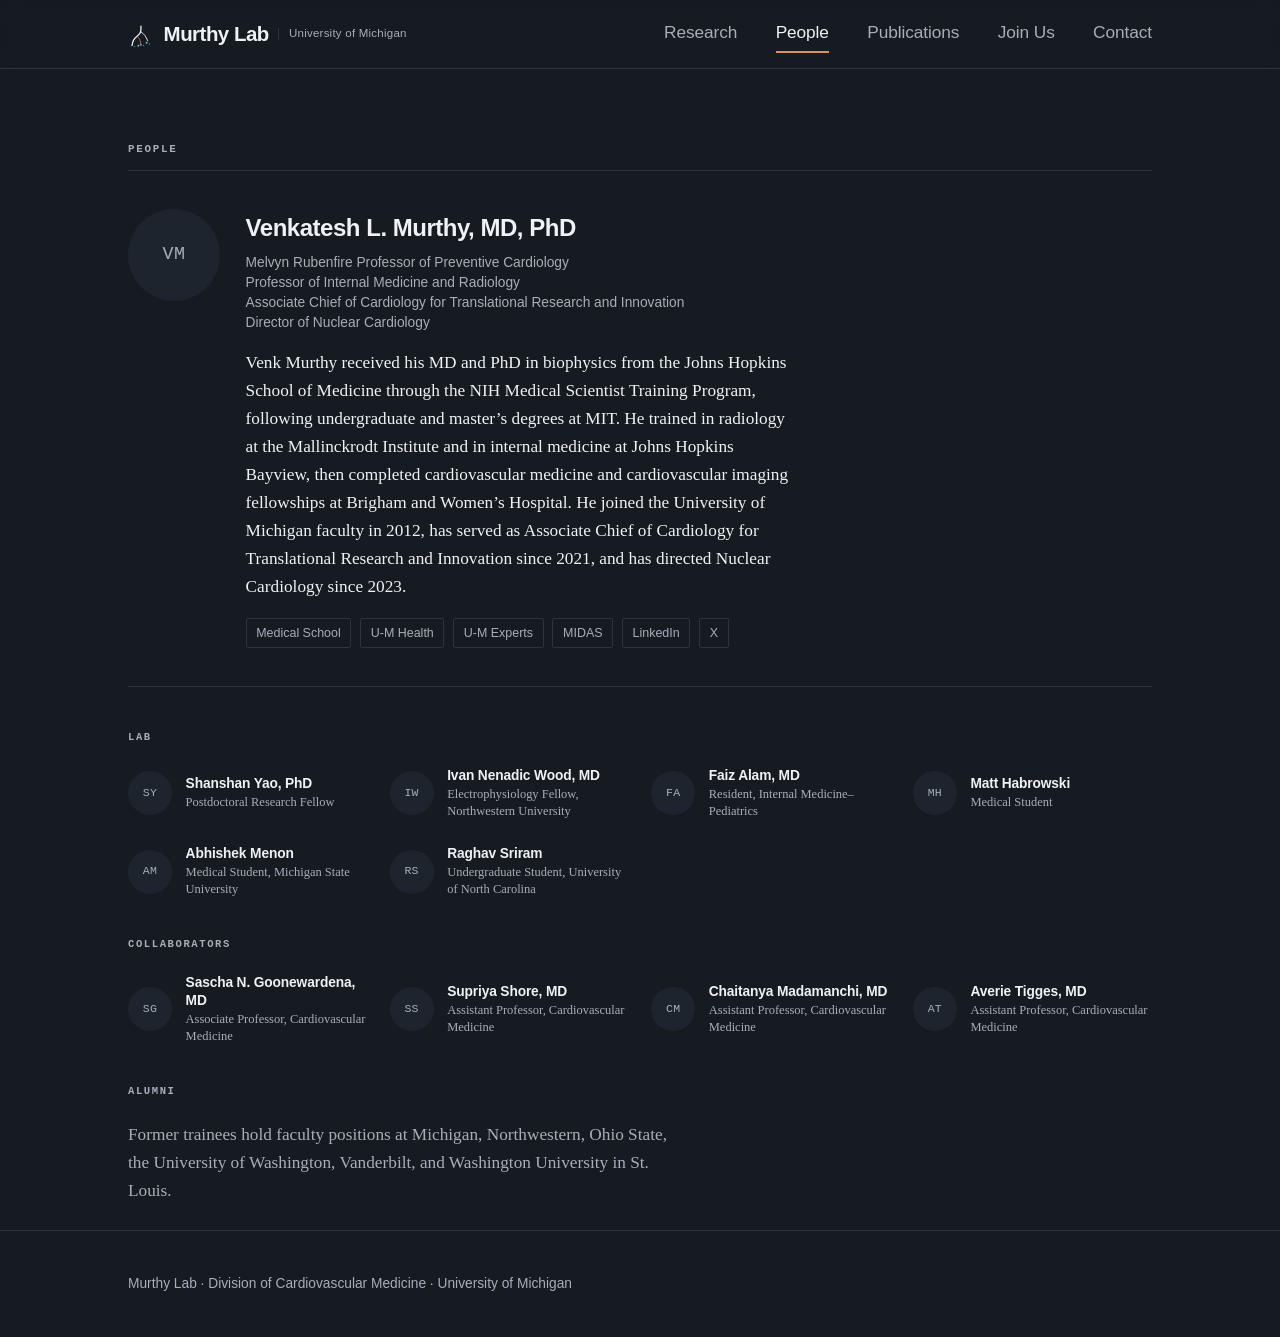
<file: docs/people.html>
<!doctype html><html lang="en"><head>
<meta charset="utf-8"><meta name="viewport" content="width=device-width,initial-scale=1">
<title>People &middot; Murthy Lab</title><meta name="description" content="Venk Murthy and the members of the Murthy Lab, Division of Cardiovascular Medicine, University of Michigan.">
<link rel="canonical" href="https://murthylab.org/people.html">
<meta property="og:type" content="website">
<meta property="og:site_name" content="Murthy Lab">
<meta property="og:title" content="People · Murthy Lab">
<meta property="og:description" content="Venk Murthy and the members of the Murthy Lab at the University of Michigan.">
<meta property="og:url" content="https://murthylab.org/people.html">
<meta property="og:image" content="https://murthylab.org/assets/img/og-card.png">
<meta property="og:image:width" content="1200">
<meta property="og:image:height" content="630">
<meta property="og:image:alt" content="Murthy Lab, University of Michigan">
<meta name="twitter:card" content="summary_large_image">
<meta name="twitter:title" content="People · Murthy Lab">
<meta name="twitter:description" content="Venk Murthy and the members of the Murthy Lab at the University of Michigan.">
<meta name="twitter:image" content="https://murthylab.org/assets/img/og-card.png">
<link rel="icon" href="assets/img/favicon.svg" type="image/svg+xml">
<link rel="icon" href="assets/img/favicon.ico" sizes="48x48">
<link rel="icon" href="assets/img/favicon-32.png" type="image/png" sizes="32x32">
<link rel="apple-touch-icon" href="assets/img/apple-touch-icon.png">
<link rel="stylesheet" href="assets/css/main.css">
<script type="application/ld+json">
{
  "@context": "https://schema.org",
  "@type": "ProfilePage",
  "@id": "https://murthylab.org/people.html#page",
  "url": "https://murthylab.org/people.html",
  "name": "People · Murthy Lab",
  "dateModified": "2026-08-01T17:37:49+00:00",
  "isPartOf": {
    "@type": "WebSite",
    "@id": "https://murthylab.org/#website",
    "url": "https://murthylab.org/",
    "name": "Murthy Lab"
  },
  "about": {
    "@type": "ResearchOrganization",
    "@id": "https://murthylab.org/#lab",
    "name": "Murthy Lab",
    "url": "https://murthylab.org/"
  },
  "mainEntity": {
    "@type": "Person",
    "@id": "https://murthylab.org/#murthy",
    "name": "Venkatesh L. Murthy",
    "alternateName": "Venk Murthy",
    "givenName": "Venkatesh",
    "familyName": "Murthy",
    "honorificSuffix": "MD, PhD",
    "url": "https://murthylab.org/people.html",
    "jobTitle": [
      "Melvyn Rubenfire Professor of Preventive Cardiology",
      "Professor of Internal Medicine and Radiology",
      "Associate Chief of Cardiology for Translational Research and Innovation",
      "Director of Nuclear Cardiology"
    ],
    "affiliation": {
      "@type": "CollegeOrUniversity",
      "name": "University of Michigan",
      "url": "https://umich.edu/"
    },
    "worksFor": {
      "@type": "ResearchOrganization",
      "@id": "https://murthylab.org/#lab",
      "name": "Murthy Lab"
    },
    "identifier": {
      "@type": "PropertyValue",
      "propertyID": "ORCID",
      "value": "https://orcid.org/0000-0002-7901-1321"
    },
    "sameAs": [
      "https://orcid.org/0000-0002-7901-1321",
      "https://scholar.google.com/citations?user=nNET6osAAAAJ",
      "https://medschool.umich.edu/profile/307/venk-murthy",
      "https://experts.umich.edu/307-venk-murthy",
      "https://www.uofmhealth.org/profile/1609924760/venkatesh-locharla-murthy",
      "https://midas.umich.edu/directory/venkatesh-murthy/",
      "https://www.linkedin.com/in/venkmurthy",
      "https://x.com/venkmurthy"
    ]
  }
}
</script>
</head><body>
<nav class="nav"><div class="wrap">
<a class="brand" href="/"><svg class="mark" viewBox="0 0 120 120" aria-hidden="true" focusable="false"><g fill="none" stroke-linecap="round"><path d="M60 24 C60 48 60 56 42 70 C26 82 20 93 20 110" stroke="currentColor" stroke-width="6"/><path d="M60 50 C75 60 83 72 91 91" stroke="currentColor" stroke-width="4.3"/><path d="M42 70 C54 80 57 91 59 108" stroke="var(--mark-amber)" stroke-width="3.1"/></g><g fill="var(--mark-cyan)"><circle cx="18" cy="112" r="4.6"/><circle cx="48" cy="114" r="4.6"/><circle cx="86" cy="100" r="4.6"/></g><g fill="var(--mark-cyan)" fill-opacity=".7"><circle cx="72" cy="113" r="3.3"/><circle cx="99" cy="106" r="3.3"/></g><g fill="var(--mark-violet)"><circle cx="59" cy="110" r="4.6"/><circle cx="30" cy="118" r="3.3" fill-opacity=".7"/></g></svg><span class="brand-name">Murthy Lab</span><span class="brand-inst">University of Michigan</span></a>
<a class="lnk" href="/#research">Research</a>
<a class="lnk" href="people.html" aria-current="page">People</a>
<a class="lnk" href="publications.html">Publications</a>
<a class="lnk" href="join.html">Join Us</a>
<a class="lnk" href="contact.html">Contact</a>
</div></nav>
<section class="sec" style="border-top:0"><div class="wrap">
<h1 class="sec-h">People</h1>
<div class="pi">
  <div class="av" aria-hidden="true">VM</div>
  <div>
    <h2>Venkatesh L. Murthy, MD, PhD</h2>
    <p class="titles">Melvyn Rubenfire Professor of Preventive Cardiology<br>Professor of Internal Medicine and Radiology<br>Associate Chief of Cardiology for Translational Research and Innovation<br>Director of Nuclear Cardiology</p>
    <p class="bio">Venk Murthy received his MD and PhD in biophysics from the Johns Hopkins School of Medicine
 through the NIH Medical Scientist Training Program, following undergraduate and master&rsquo;s degrees at
 MIT. He trained in radiology at the Mallinckrodt Institute and in internal medicine at Johns Hopkins
 Bayview, then completed cardiovascular medicine and cardiovascular imaging fellowships at Brigham and
 Women&rsquo;s Hospital. He joined the University of Michigan faculty in 2012, has served as Associate
 Chief of Cardiology for Translational Research and Innovation since 2021, and has directed Nuclear
 Cardiology since 2023.</p>
    <p class="profile-links"><a href="https://medschool.umich.edu/profile/307/venk-murthy">Medical School</a> <a href="https://www.uofmhealth.org/profile/1609924760/venkatesh-locharla-murthy">U-M Health</a> <a href="https://experts.umich.edu/307-venk-murthy">U-M Experts</a> <a href="https://midas.umich.edu/directory/venkatesh-murthy/">MIDAS</a> <a href="https://www.linkedin.com/in/venkmurthy">LinkedIn</a> <a href="https://x.com/venkmurthy">X</a></p>
  </div>
</div>
<h2 class="sub">Lab</h2>
<div class="plist"><div class="p"><div class="av" aria-hidden="true">SY</div><div><span class="nm">Shanshan Yao, PhD</span><span class="rl">Postdoctoral Research Fellow</span></div></div><div class="p"><div class="av" aria-hidden="true">IW</div><div><span class="nm">Ivan Nenadic Wood, MD</span><span class="rl">Electrophysiology Fellow, Northwestern University</span></div></div><div class="p"><div class="av" aria-hidden="true">FA</div><div><span class="nm">Faiz Alam, MD</span><span class="rl">Resident, Internal Medicine&ndash;Pediatrics</span></div></div><div class="p"><div class="av" aria-hidden="true">MH</div><div><span class="nm">Matt Habrowski</span><span class="rl">Medical Student</span></div></div><div class="p"><div class="av" aria-hidden="true">AM</div><div><span class="nm">Abhishek Menon</span><span class="rl">Medical Student, Michigan State University</span></div></div><div class="p"><div class="av" aria-hidden="true">RS</div><div><span class="nm">Raghav Sriram</span><span class="rl">Undergraduate Student, University of North Carolina</span></div></div></div>
<h2 class="sub">Collaborators</h2>
<div class="plist"><div class="p"><div class="av" aria-hidden="true">SG</div><div><span class="nm"><a href="https://medschool.umich.edu/profile/286/sascha-goonewardena">Sascha N. Goonewardena, MD</a></span><span class="rl">Associate Professor, Cardiovascular Medicine</span></div></div><div class="p"><div class="av" aria-hidden="true">SS</div><div><span class="nm"><a href="https://medschool.umich.edu/profile/5228/supriya-shore">Supriya Shore, MD</a></span><span class="rl">Assistant Professor, Cardiovascular Medicine</span></div></div><div class="p"><div class="av" aria-hidden="true">CM</div><div><span class="nm"><a href="https://medschool.umich.edu/profile/6875/chaitanya-chaitu-madamanchi">Chaitanya Madamanchi, MD</a></span><span class="rl">Assistant Professor, Cardiovascular Medicine</span></div></div><div class="p"><div class="av" aria-hidden="true">AT</div><div><span class="nm"><a href="https://medschool.umich.edu/profile/averie-tigges-md">Averie Tigges, MD</a></span><span class="rl">Assistant Professor, Cardiovascular Medicine</span></div></div></div>
<h2 class="sub">Alumni</h2>
<p class="alumni">Former trainees hold faculty positions at Michigan, Northwestern, Ohio State,
  the University of Washington, Vanderbilt, and Washington University in St. Louis.</p>
</div></section>
<footer><div class="wrap">
<span>Murthy Lab &middot; Division of Cardiovascular Medicine &middot; University of Michigan</span>
</div></footer>

</body></html>
</file>
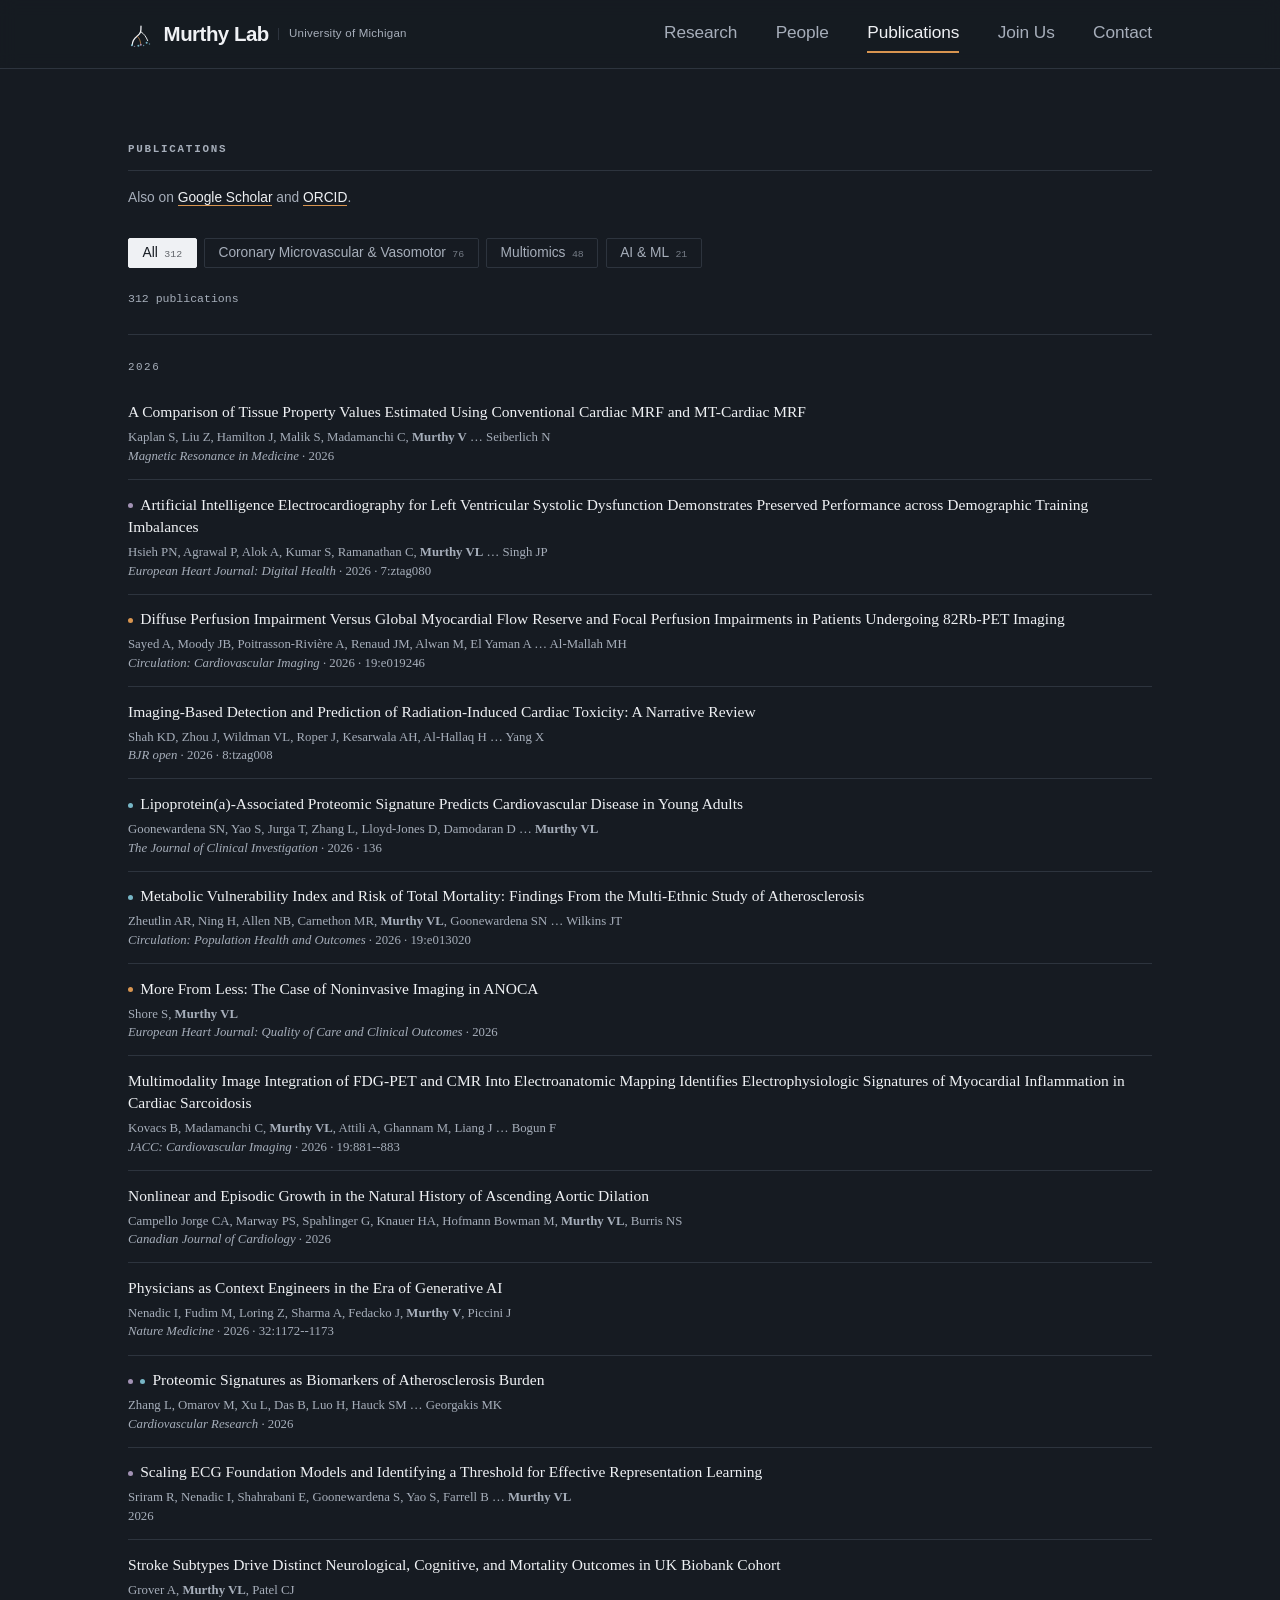
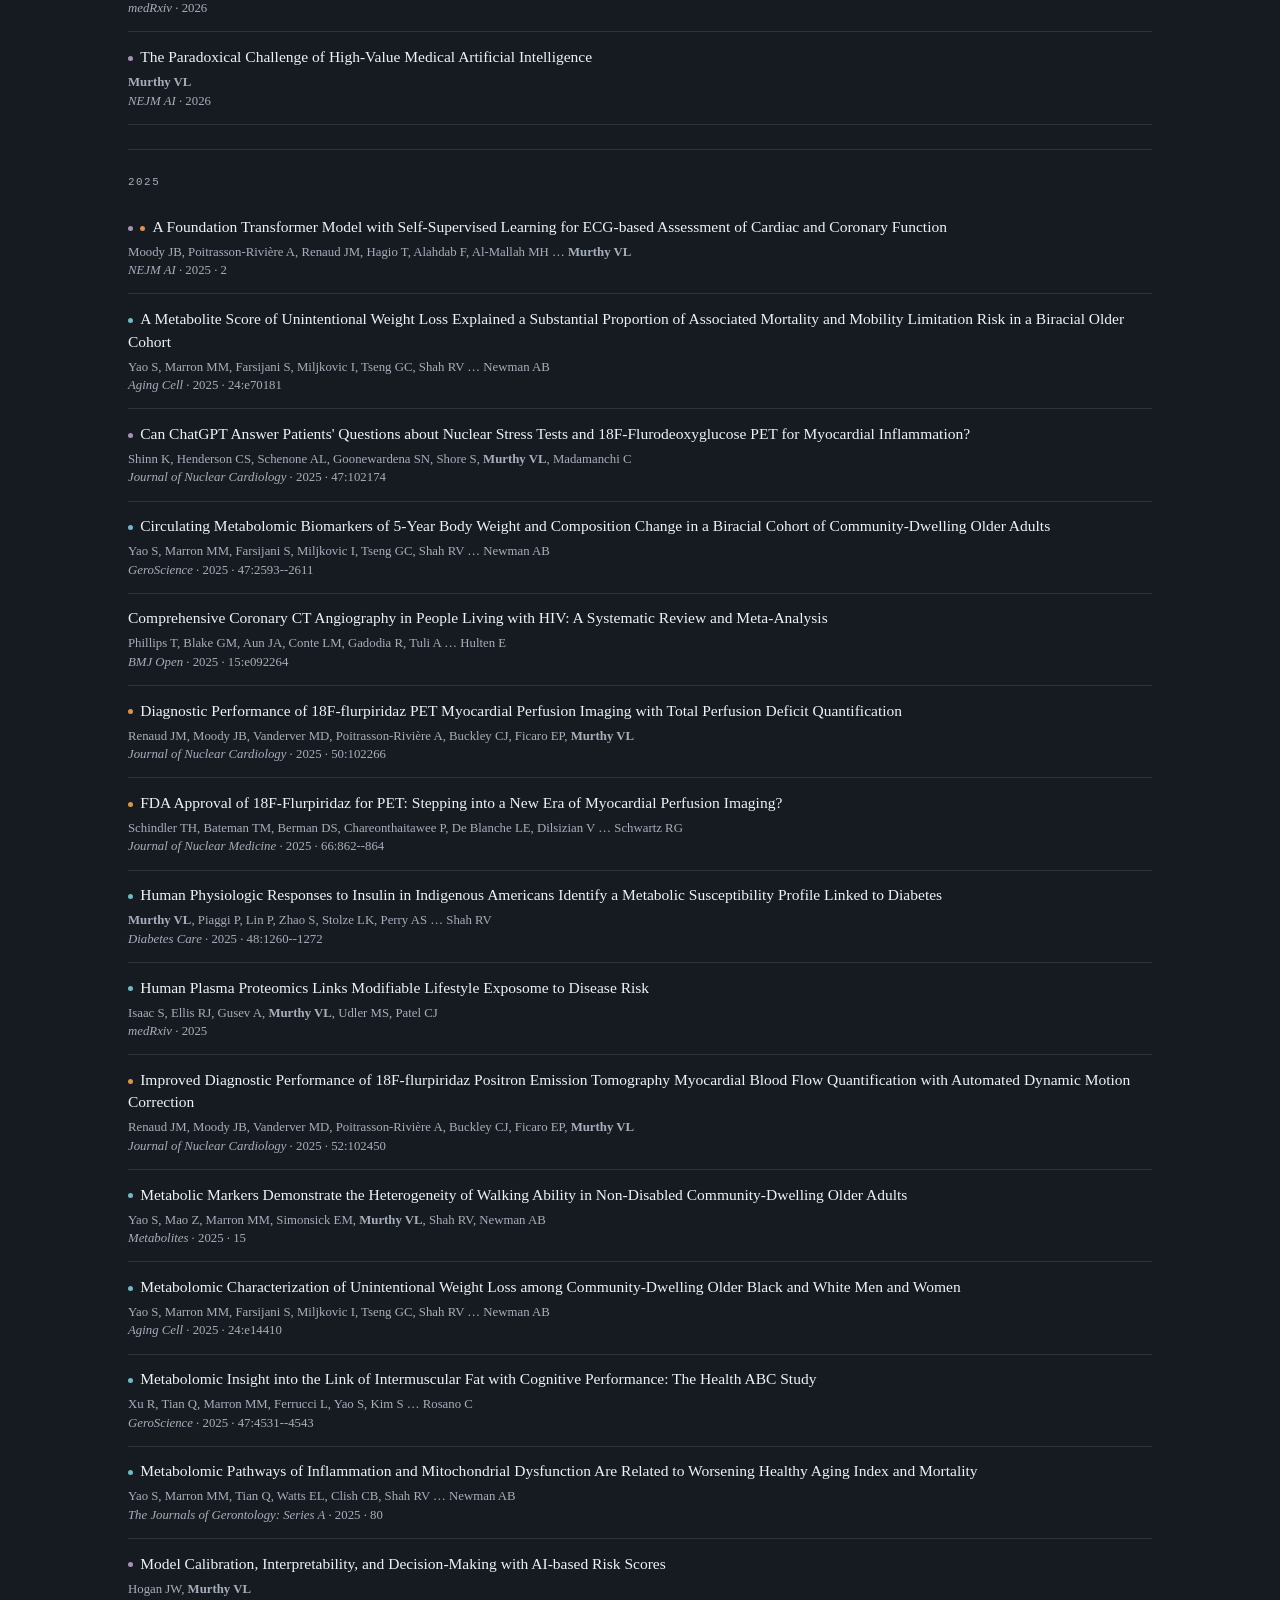
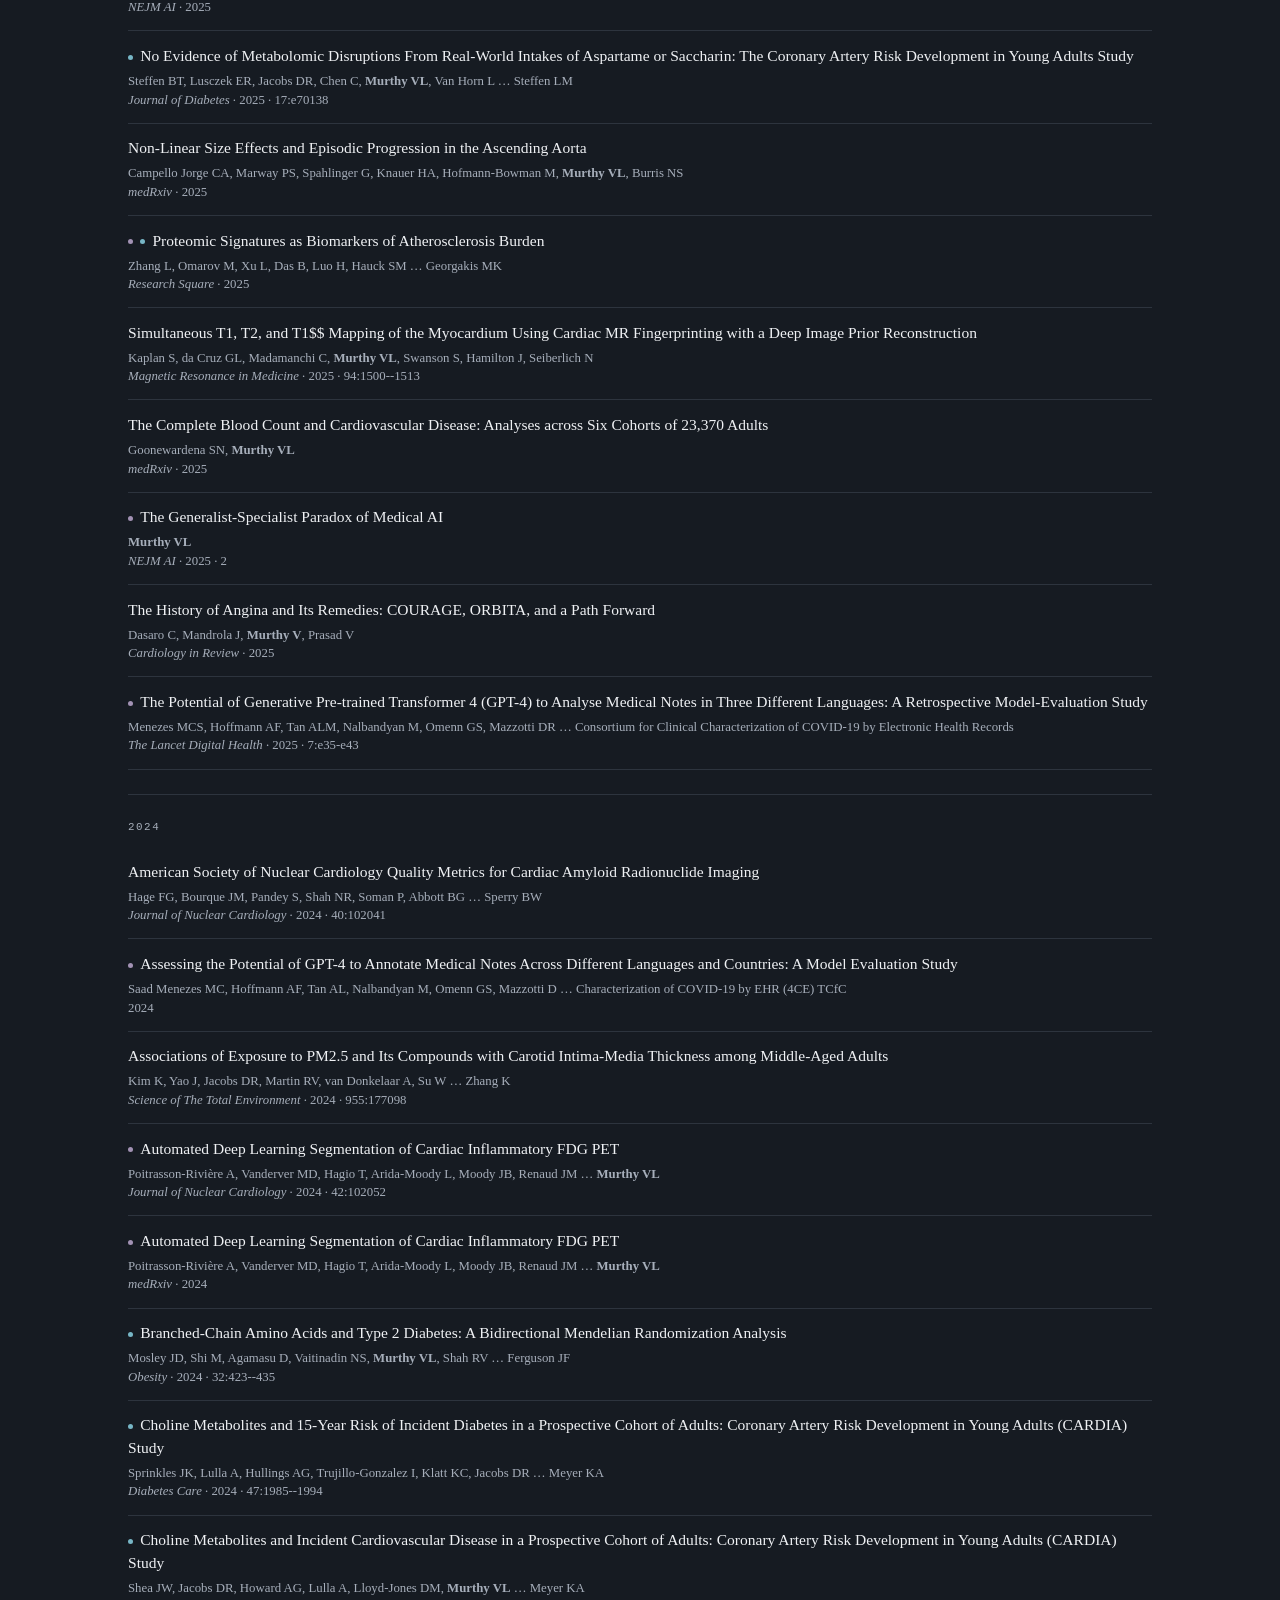
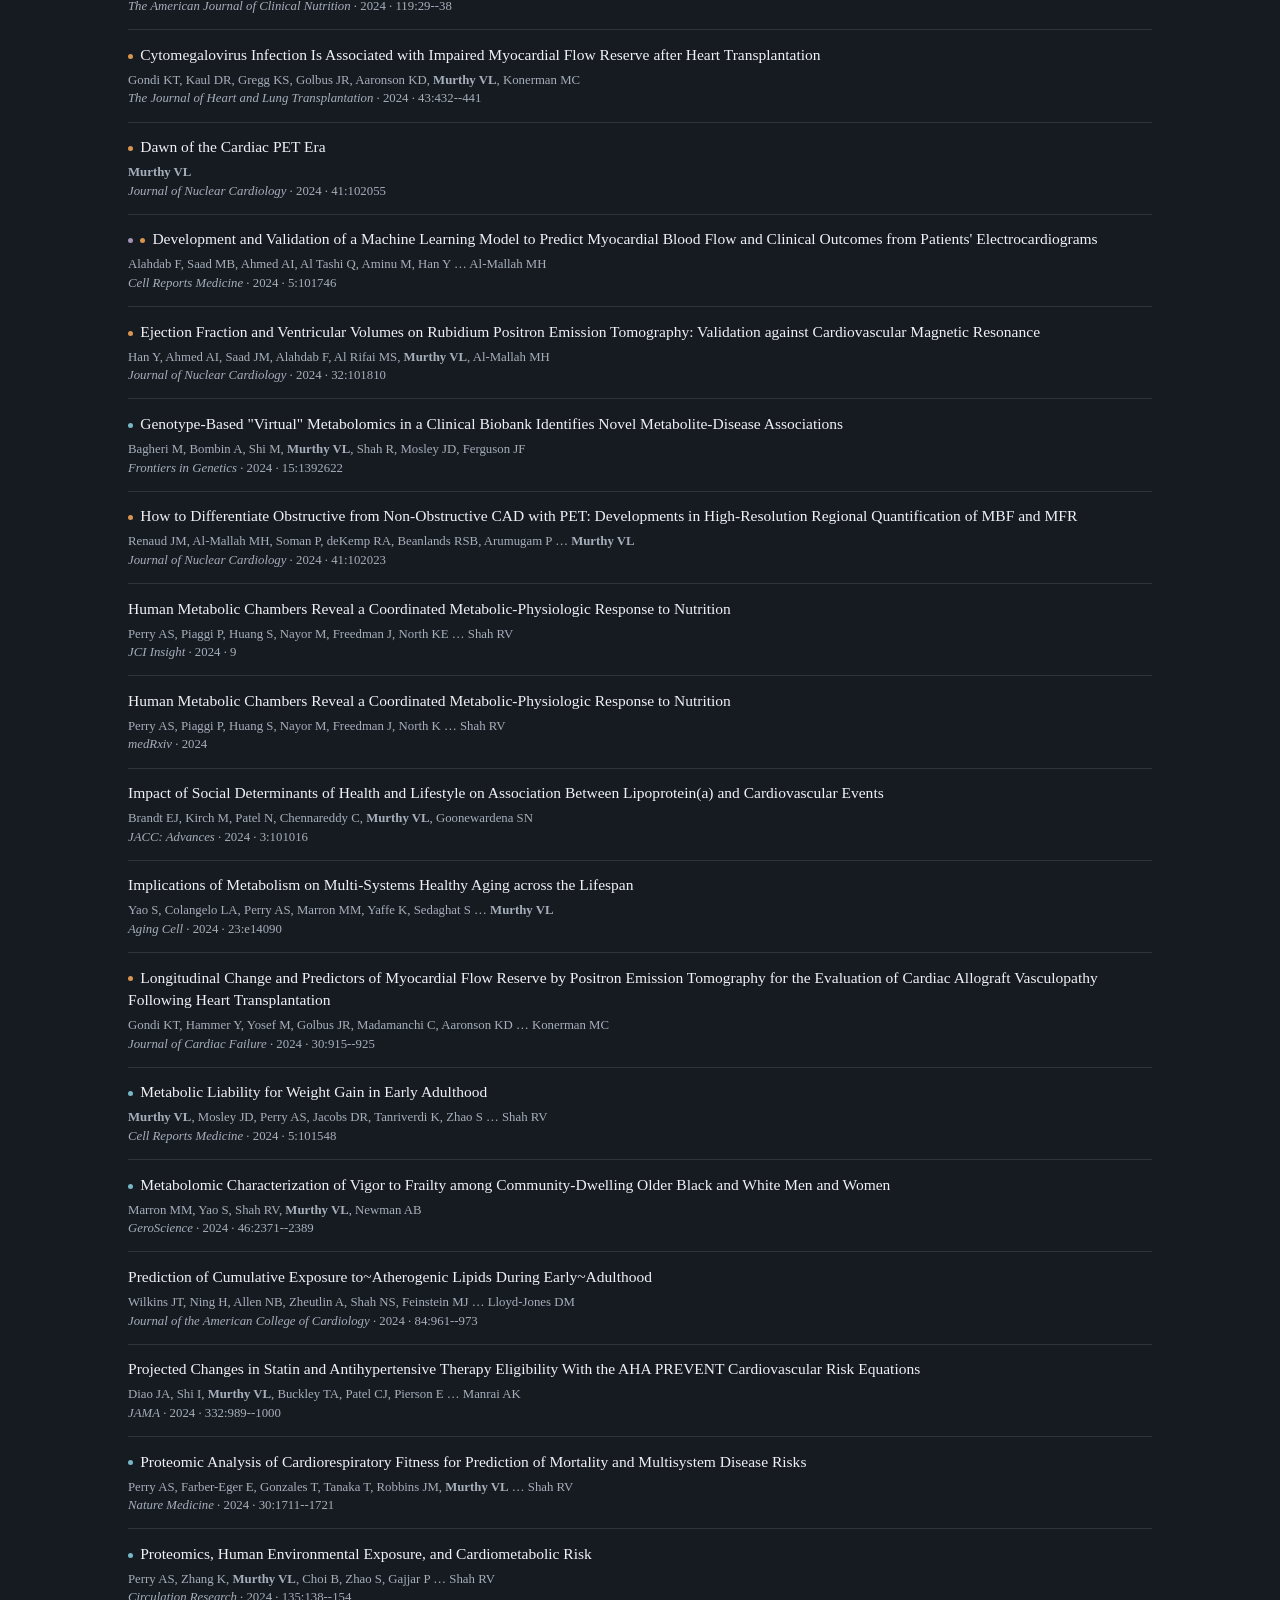
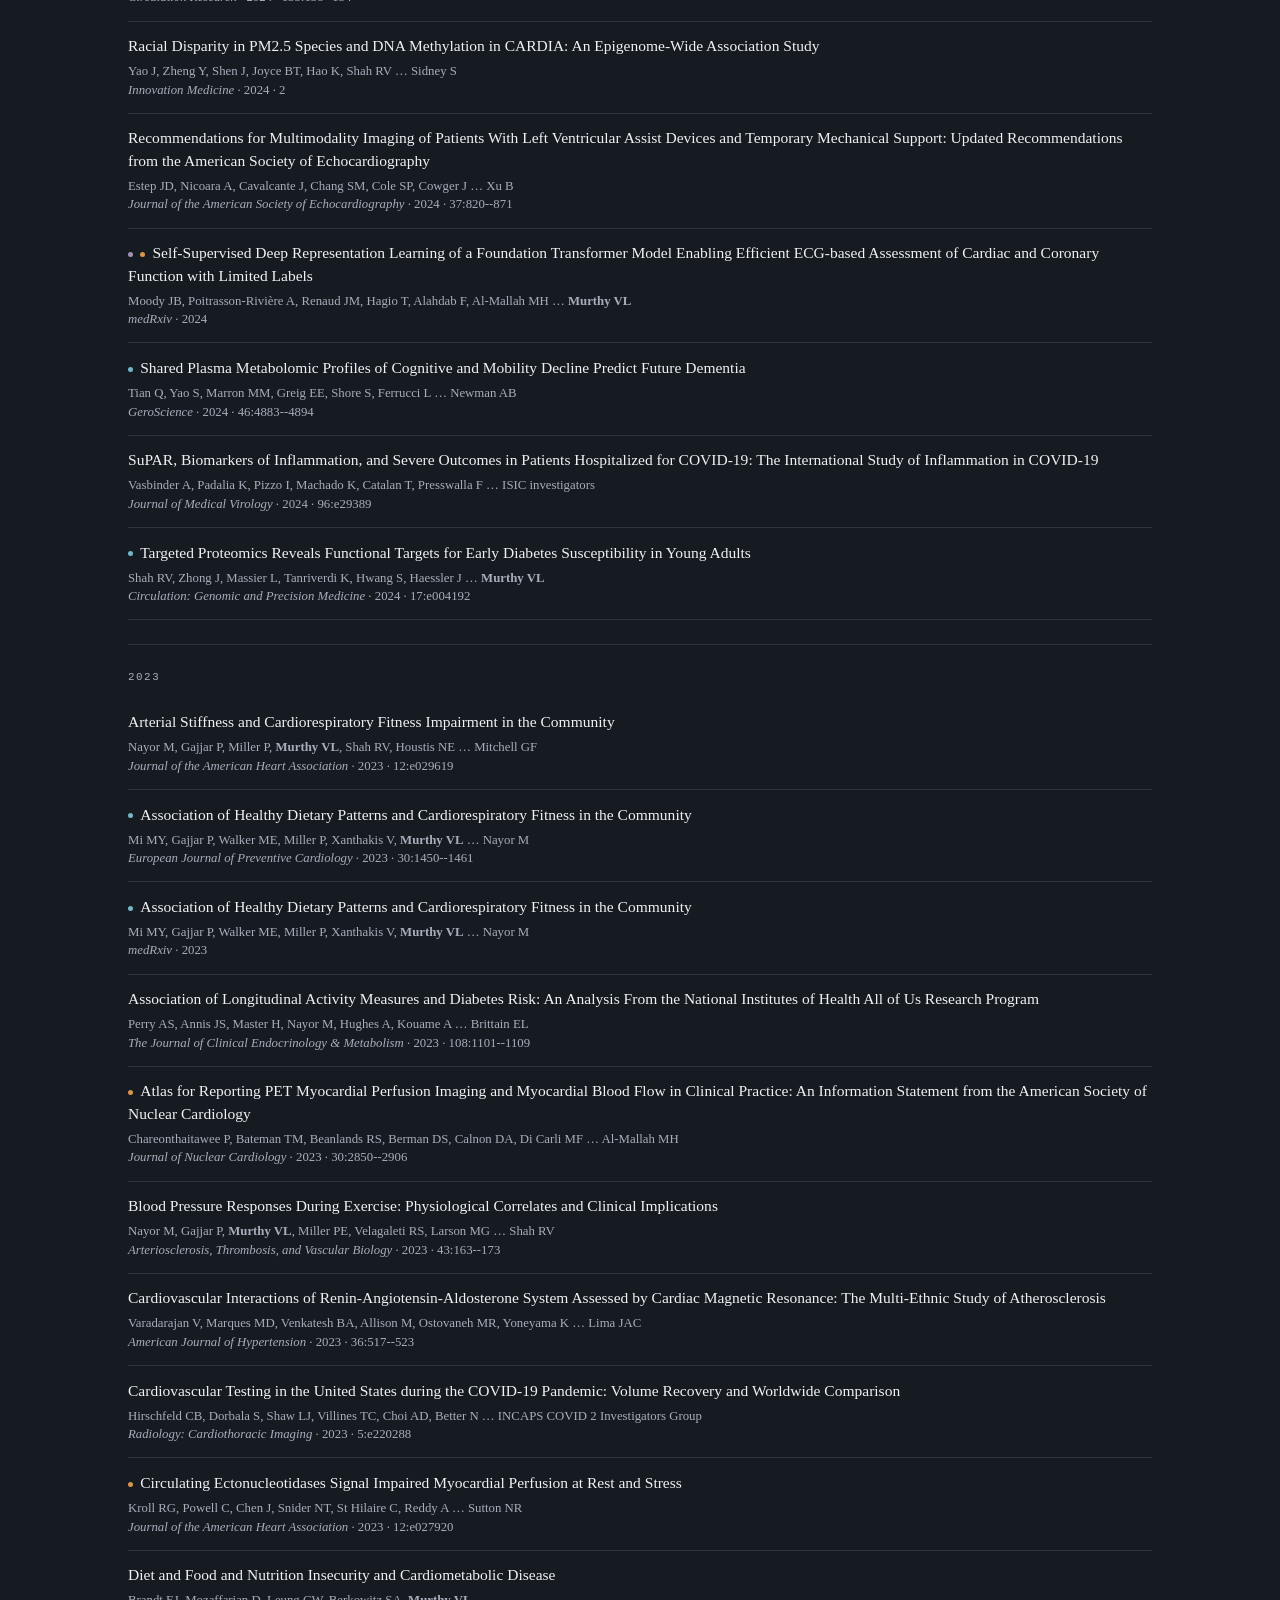
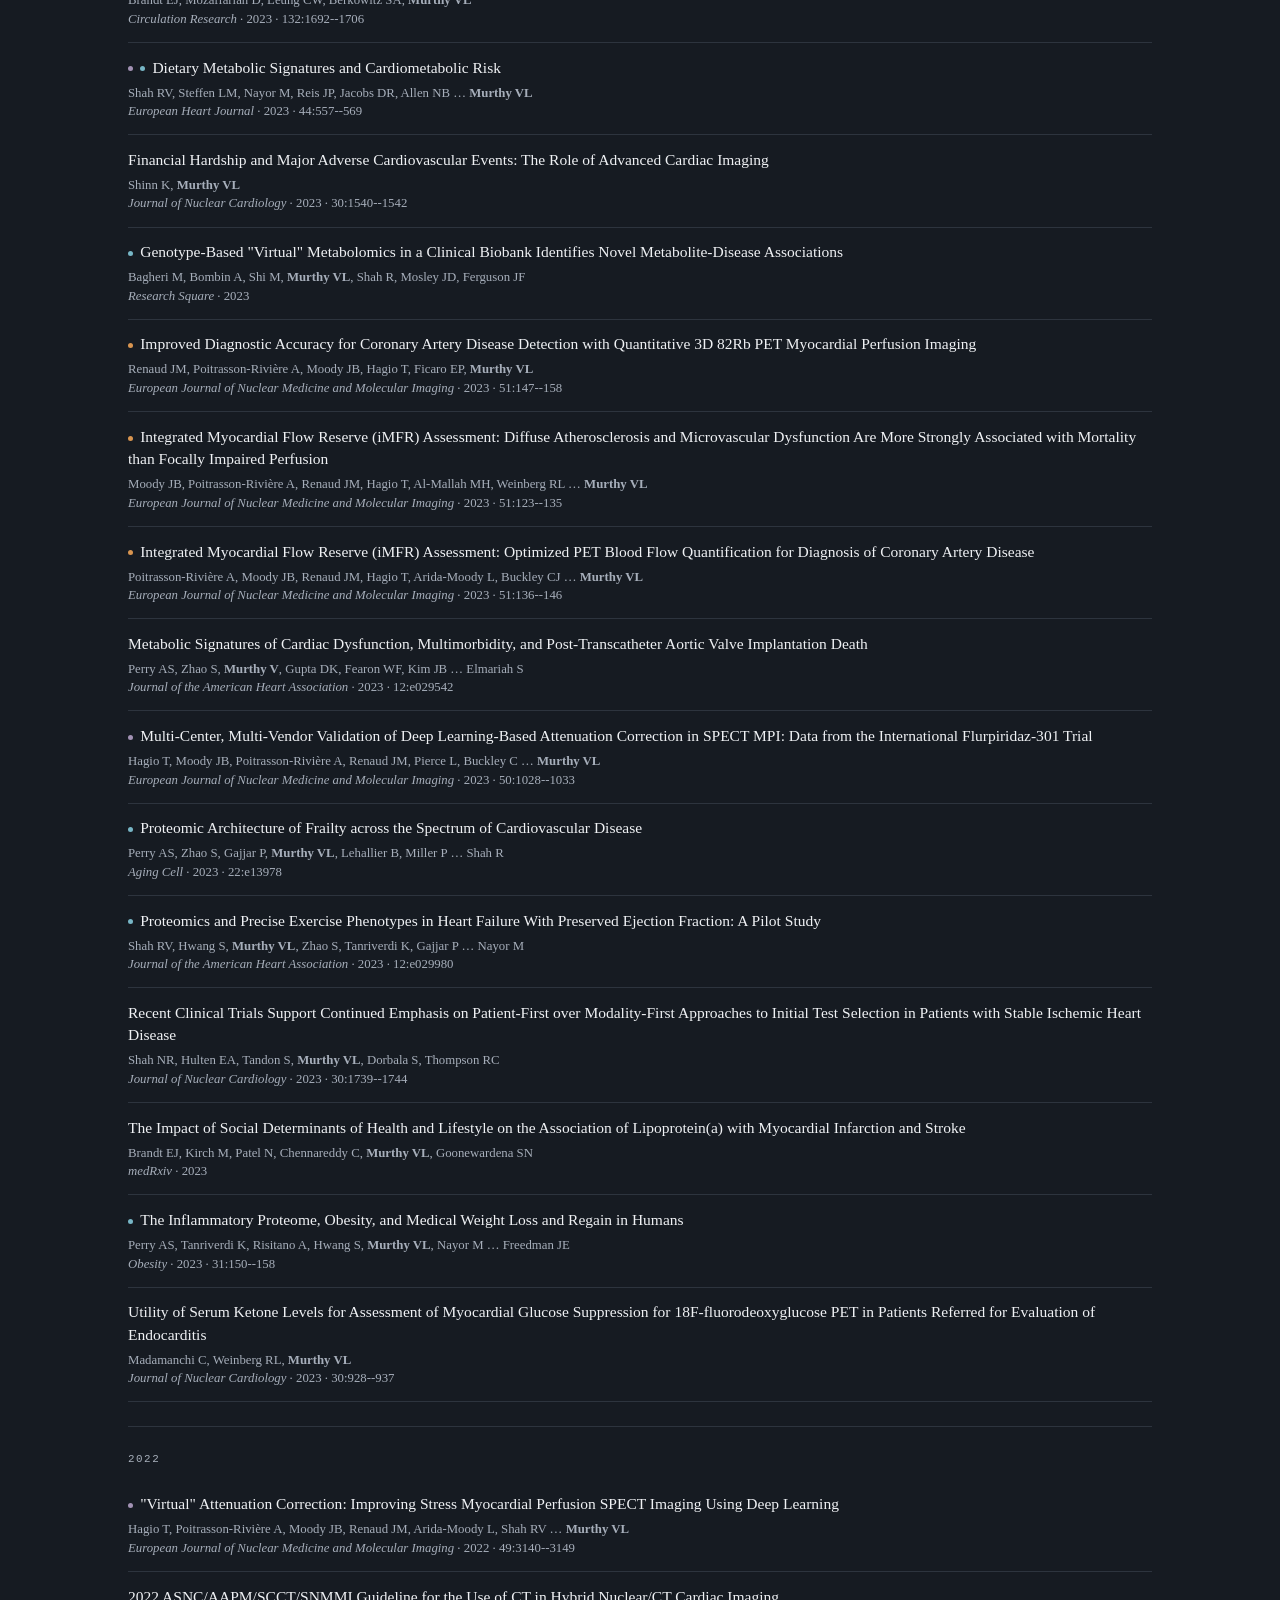
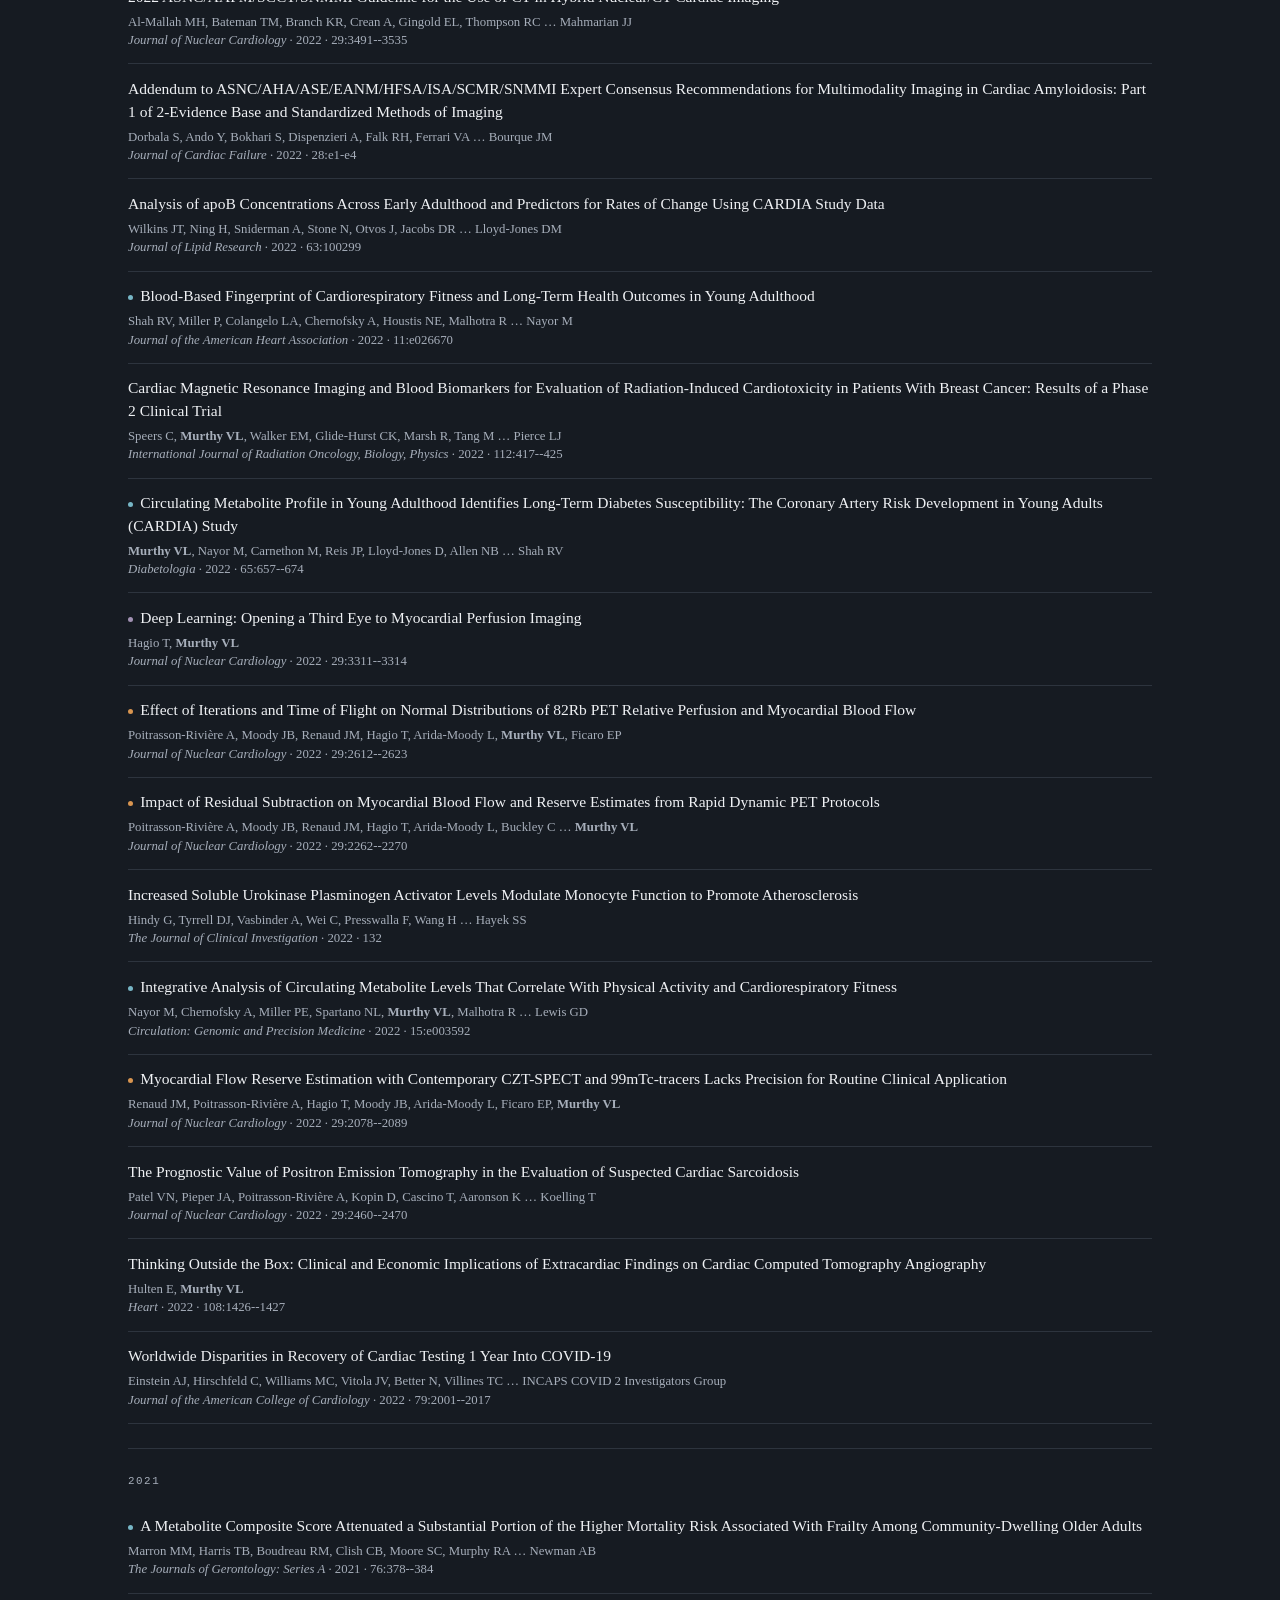
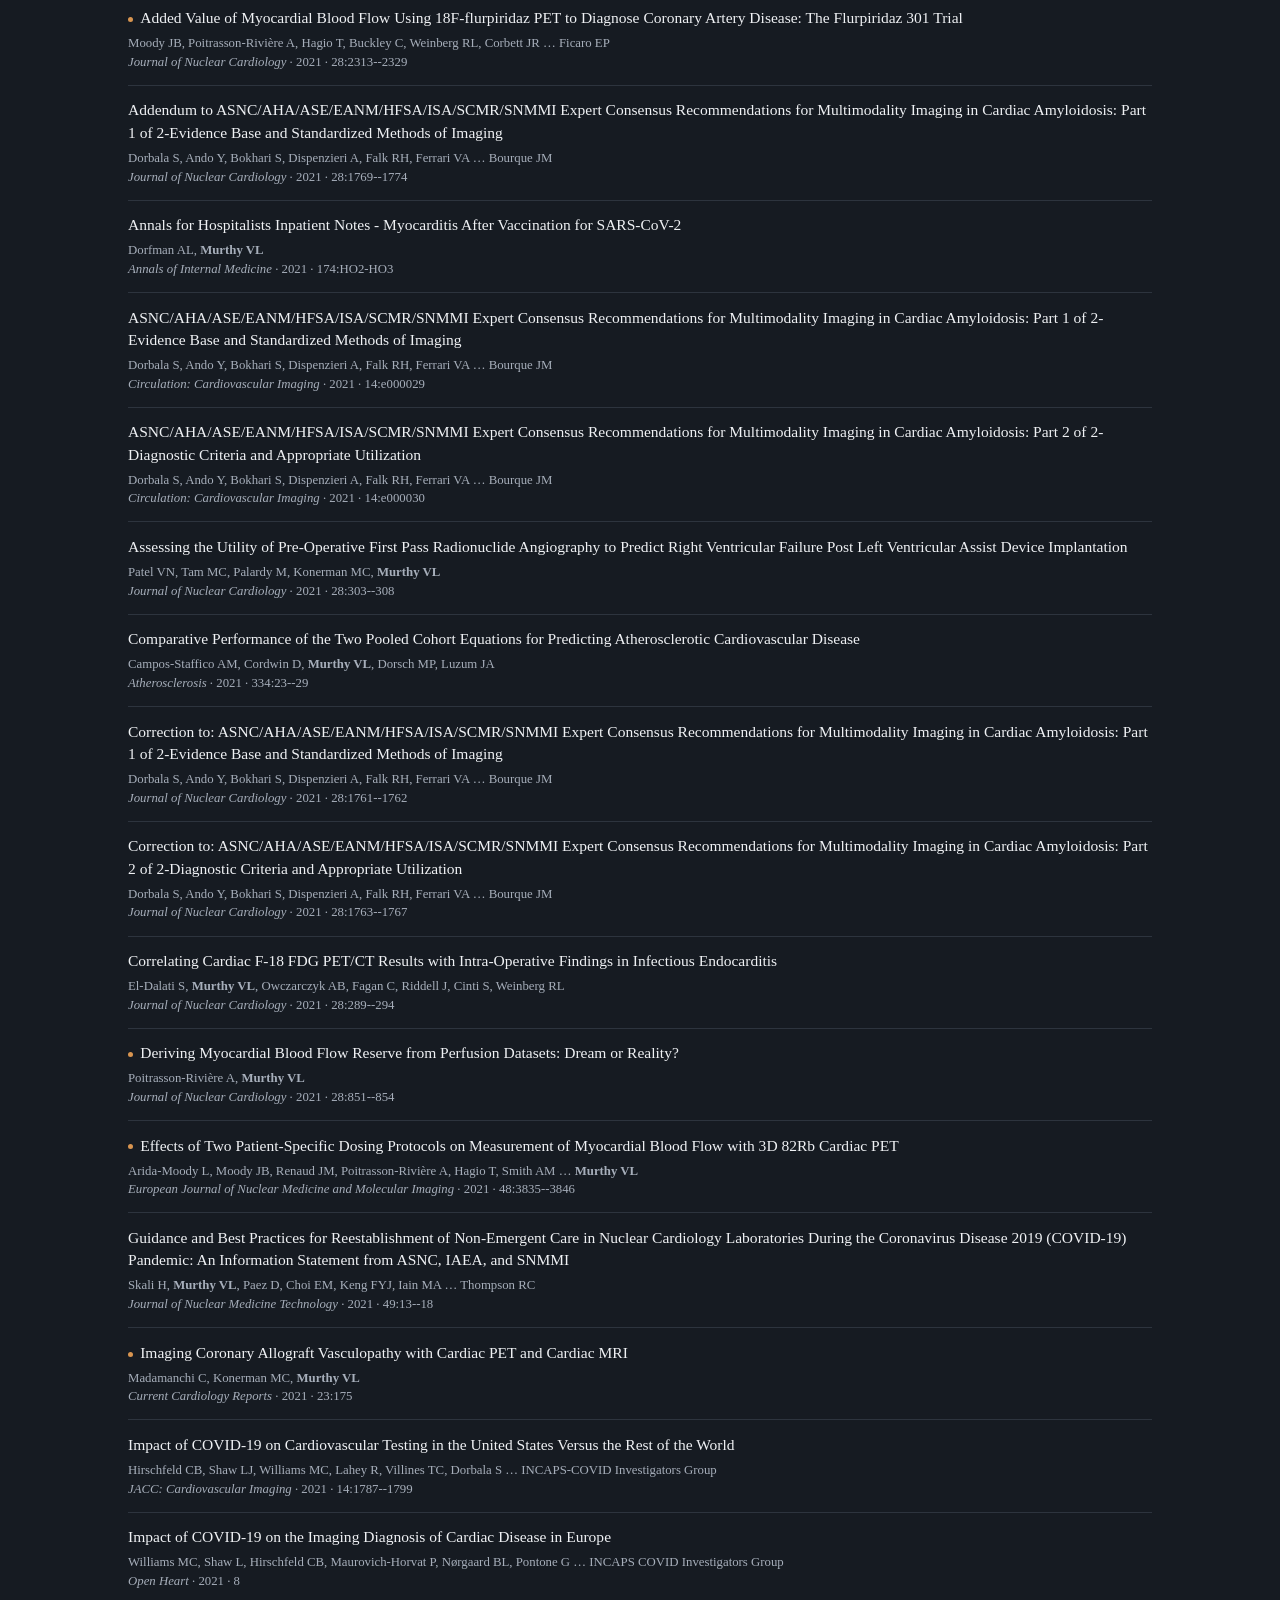
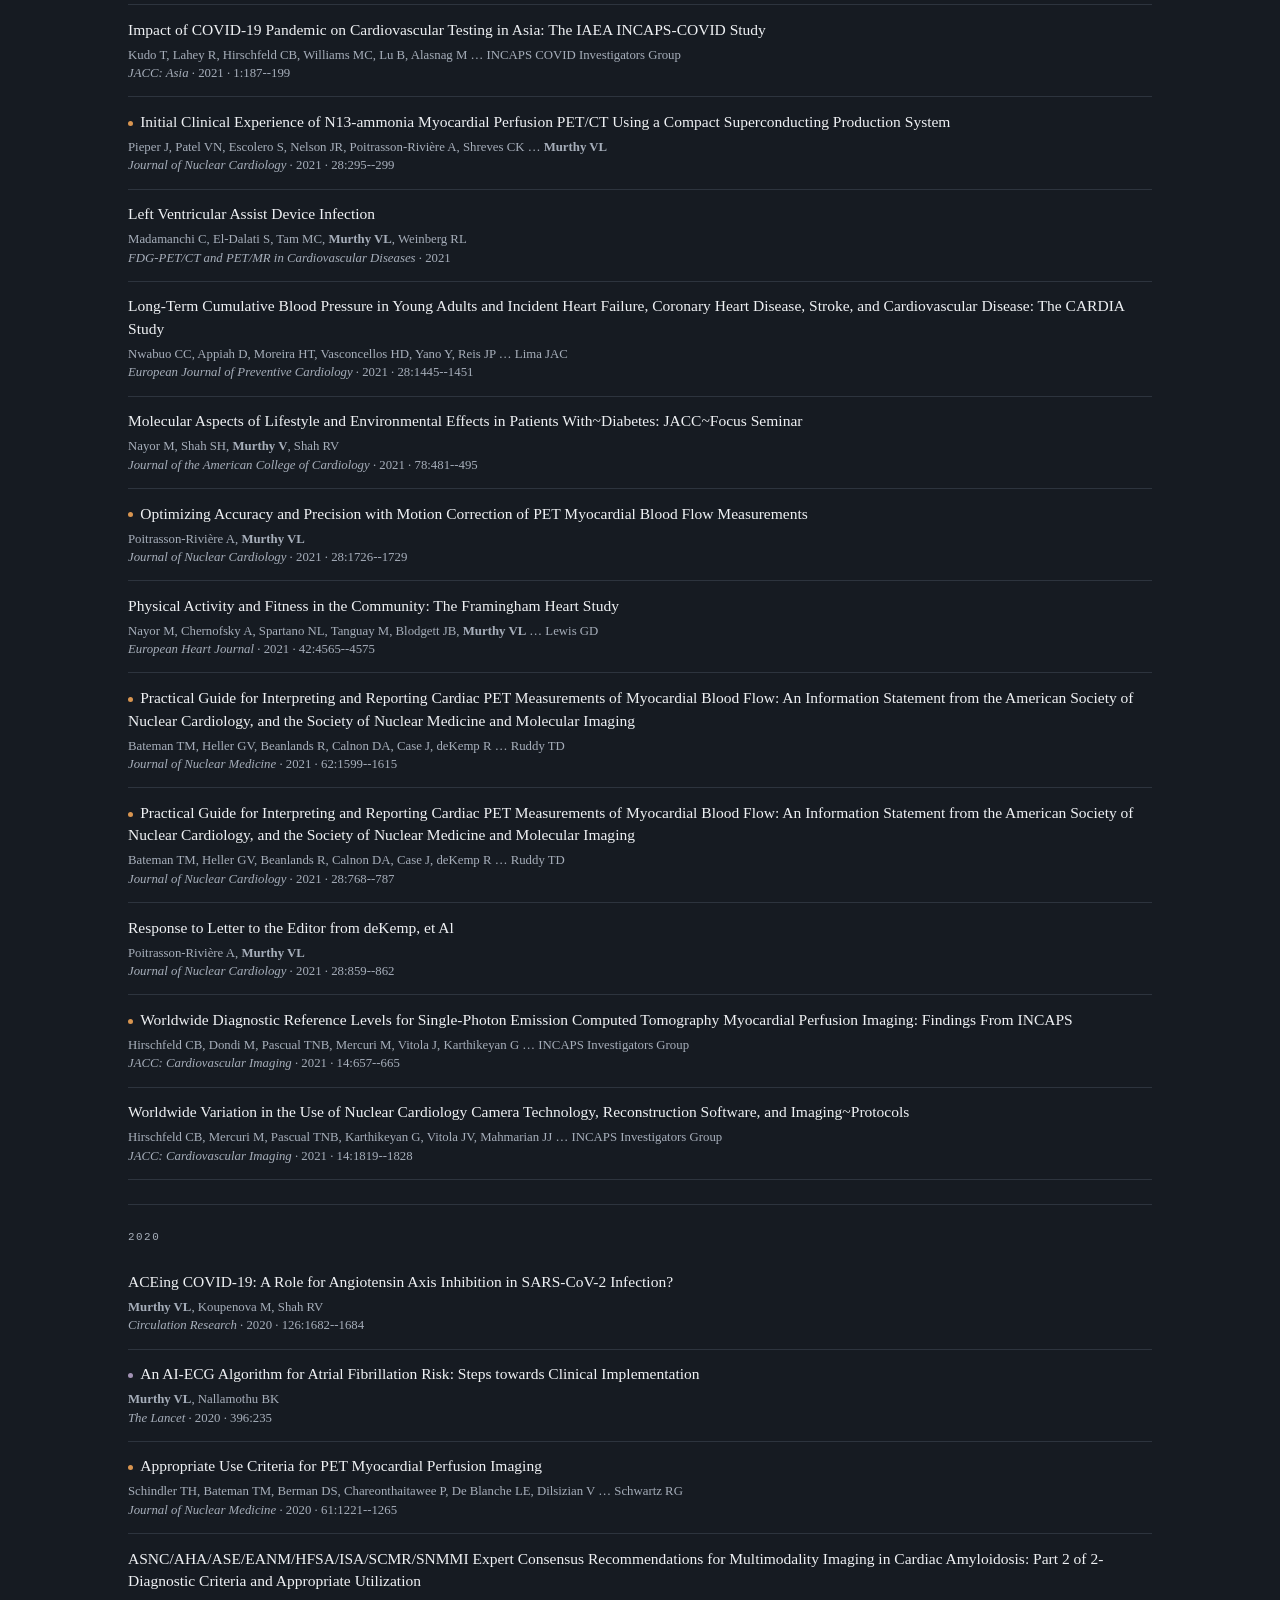
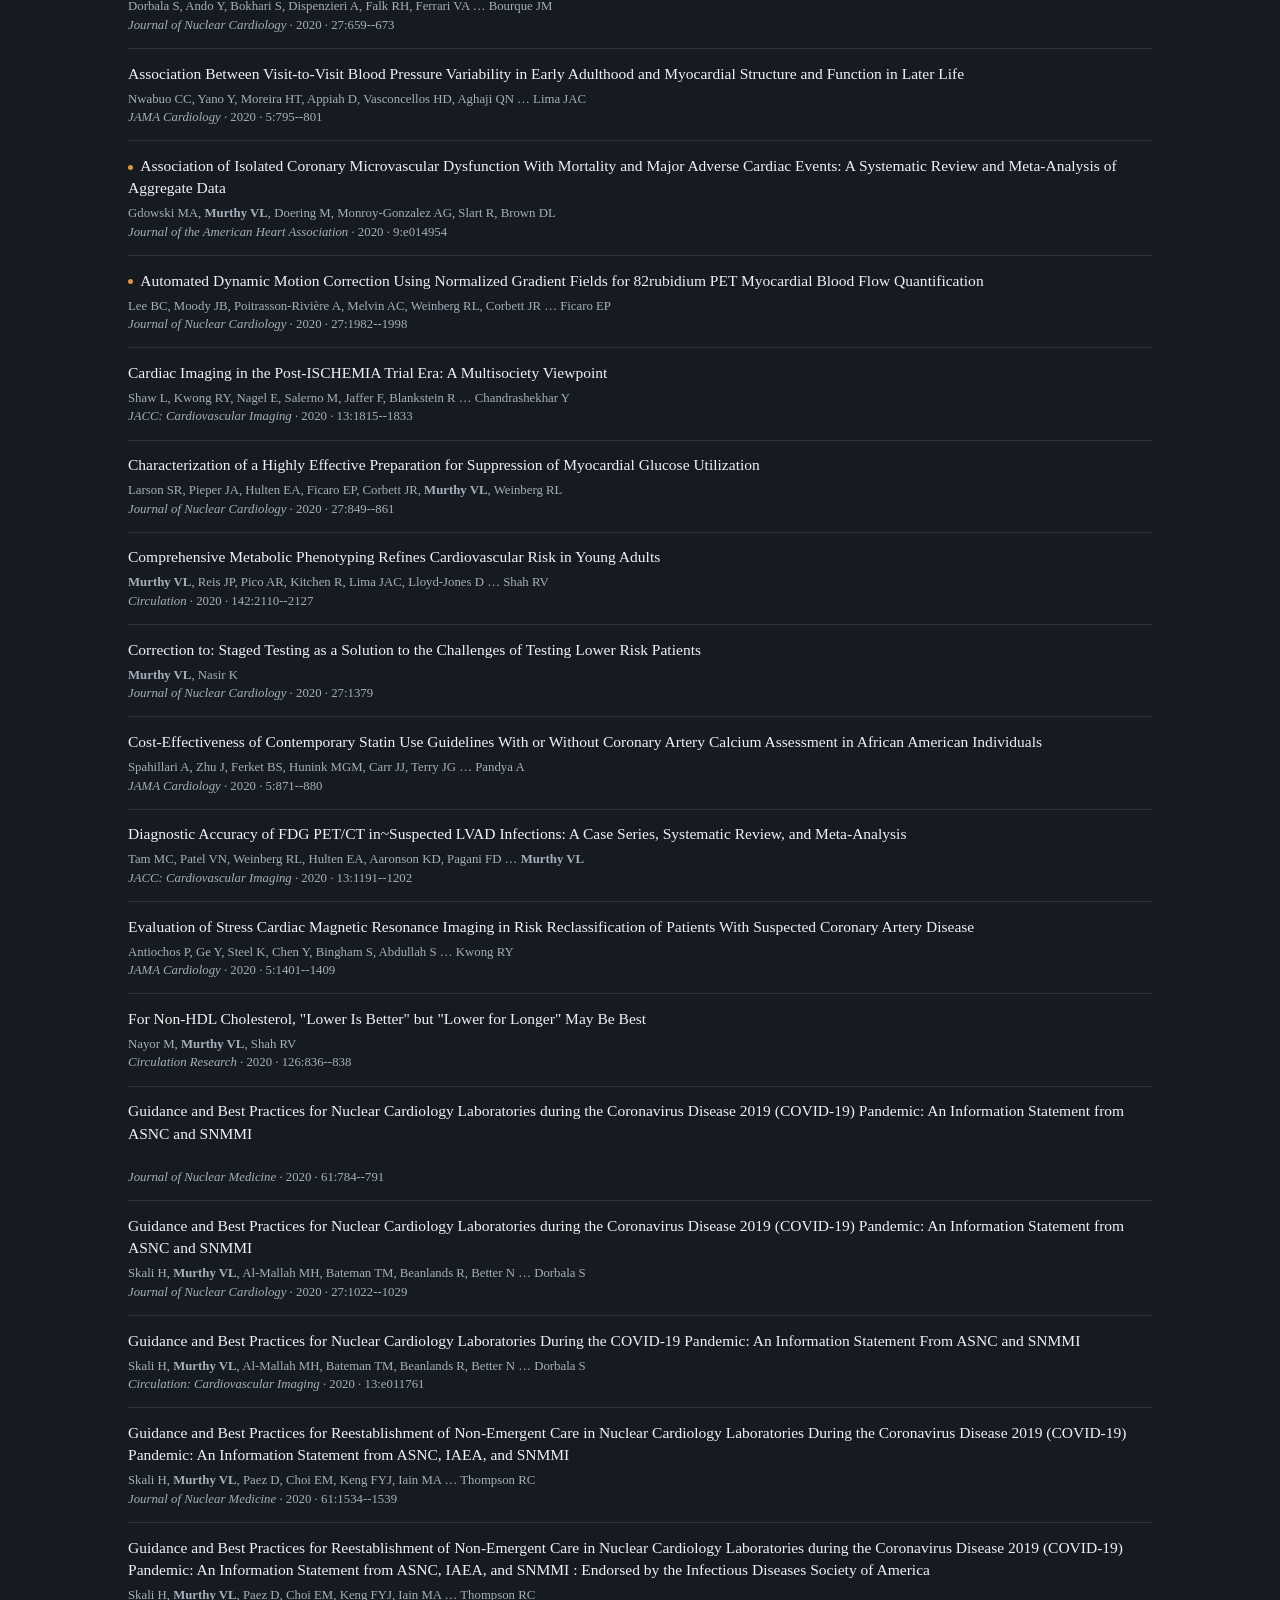
<file: docs/publications.html>
<!doctype html><html lang="en"><head>
<meta charset="utf-8"><meta name="viewport" content="width=device-width,initial-scale=1">
<title>Publications &middot; Murthy Lab</title>
<meta name="description" content="Publications from the Murthy Lab: cardiac PET, microvascular dysfunction, multiomics, and machine learning.">
<link rel="canonical" href="https://murthylab.org/publications.html">
<meta property="og:type" content="website">
<meta property="og:site_name" content="Murthy Lab">
<meta property="og:title" content="Publications &middot; Murthy Lab">
<meta property="og:description" content="Cardiac PET, coronary microvascular dysfunction, multiomic biomarkers, and machine learning.">
<meta property="og:url" content="https://murthylab.org/publications.html">
<meta property="og:image" content="https://murthylab.org/assets/img/og-card.png">
<meta property="og:image:width" content="1200">
<meta property="og:image:height" content="630">
<meta property="og:image:alt" content="Murthy Lab, University of Michigan">
<meta name="twitter:card" content="summary_large_image">
<meta name="twitter:title" content="Publications &middot; Murthy Lab">
<meta name="twitter:description" content="Cardiac PET, coronary microvascular dysfunction, multiomic biomarkers, and machine learning.">
<meta name="twitter:image" content="https://murthylab.org/assets/img/og-card.png">
<link rel="icon" href="assets/img/favicon.svg" type="image/svg+xml">
<link rel="icon" href="assets/img/favicon.ico" sizes="48x48">
<link rel="icon" href="assets/img/favicon-32.png" type="image/png" sizes="32x32">
<link rel="apple-touch-icon" href="assets/img/apple-touch-icon.png">
<link rel="stylesheet" href="assets/css/main.css">
</head><body><nav class="nav"><div class="wrap">
<a class="brand" href="/"><svg class="mark" viewBox="0 0 120 120" aria-hidden="true" focusable="false"><g fill="none" stroke-linecap="round"><path d="M60 24 C60 48 60 56 42 70 C26 82 20 93 20 110" stroke="currentColor" stroke-width="6"/><path d="M60 50 C75 60 83 72 91 91" stroke="currentColor" stroke-width="4.3"/><path d="M42 70 C54 80 57 91 59 108" stroke="var(--mark-amber)" stroke-width="3.1"/></g><g fill="var(--mark-cyan)"><circle cx="18" cy="112" r="4.6"/><circle cx="48" cy="114" r="4.6"/><circle cx="86" cy="100" r="4.6"/></g><g fill="var(--mark-cyan)" fill-opacity=".7"><circle cx="72" cy="113" r="3.3"/><circle cx="99" cy="106" r="3.3"/></g><g fill="var(--mark-violet)"><circle cx="59" cy="110" r="4.6"/><circle cx="30" cy="118" r="3.3" fill-opacity=".7"/></g></svg><span class="brand-name">Murthy Lab</span><span class="brand-inst">University of Michigan</span></a>
<a class="lnk" href="/#research">Research</a>
<a class="lnk" href="people.html">People</a>
<a class="lnk" href="publications.html" aria-current="page">Publications</a>
<a class="lnk" href="join.html">Join Us</a>
<a class="lnk" href="contact.html">Contact</a>
</div></nav><section class="sec" style="border-top:0"><div class="wrap">
<h1 class="sec-h">Publications</h1>
<p class="pub-profiles">Also on <a href="https://scholar.google.com/citations?user=nNET6osAAAAJ&amp;hl=en">Google Scholar</a> and <a href="https://orcid.org/0000-0002-7901-1321">ORCID</a>.</p>
<div class="filters"><button class="fb" data-f="all" aria-pressed="true">All<span class="n">312</span></button><button class="fb" data-f="vasomotor" aria-pressed="false">Coronary Microvascular &amp; Vasomotor<span class="n">76</span></button><button class="fb" data-f="multiomics" aria-pressed="false">Multiomics<span class="n">48</span></button><button class="fb" data-f="ai" aria-pressed="false">AI &amp; ML<span class="n">21</span></button></div>
<p class="count" id="count">312 publications</p>
<div id="pubs"><p class="yr">2026</p><div class="pub" data-themes=""><a class="ti" href="https://doi.org/10.1002/mrm.70470">A Comparison of Tissue Property Values Estimated Using Conventional Cardiac MRF and MT-Cardiac MRF</a><div class="meta">Kaplan S, Liu Z, Hamilton J, Malik S, Madamanchi C, <strong>Murthy V</strong> &hellip; Seiberlich N<br><span class="jr">Magnetic Resonance in Medicine</span> &middot; 2026</div></div><div class="pub" data-themes="ai"><a class="ti" href="https://doi.org/10.1093/ehjdh/ztag080"><span class="dot d-ai" title="ai"></span>Artificial Intelligence Electrocardiography for Left Ventricular Systolic Dysfunction Demonstrates Preserved Performance across Demographic Training Imbalances</a><div class="meta">Hsieh PN, Agrawal P, Alok A, Kumar S, Ramanathan C, <strong>Murthy VL</strong> &hellip; Singh JP<br><span class="jr">European Heart Journal: Digital Health</span> &middot; 2026 &middot; 7:ztag080</div></div><div class="pub" data-themes="vasomotor"><a class="ti" href="https://doi.org/10.1161/CIRCIMAGING.125.019246"><span class="dot d-vasomotor" title="vasomotor"></span>Diffuse Perfusion Impairment Versus Global Myocardial Flow Reserve and Focal Perfusion Impairments in Patients Undergoing 82Rb-PET Imaging</a><div class="meta">Sayed A, Moody JB, Poitrasson-Rivière A, Renaud JM, Alwan M, El Yaman A &hellip; Al-Mallah MH<br><span class="jr">Circulation: Cardiovascular Imaging</span> &middot; 2026 &middot; 19:e019246</div></div><div class="pub" data-themes=""><a class="ti" href="https://doi.org/10.1093/bjro/tzag008">Imaging-Based Detection and Prediction of Radiation-Induced Cardiac Toxicity: A Narrative Review</a><div class="meta">Shah KD, Zhou J, Wildman VL, Roper J, Kesarwala AH, Al-Hallaq H &hellip; Yang X<br><span class="jr">BJR open</span> &middot; 2026 &middot; 8:tzag008</div></div><div class="pub" data-themes="multiomics"><a class="ti" href="https://doi.org/10.1172/jci204287"><span class="dot d-multiomics" title="multiomics"></span>Lipoprotein(a)-Associated Proteomic Signature Predicts Cardiovascular Disease in Young Adults</a><div class="meta">Goonewardena SN, Yao S, Jurga T, Zhang L, Lloyd-Jones D, Damodaran D &hellip; <strong>Murthy VL</strong><br><span class="jr">The Journal of Clinical Investigation</span> &middot; 2026 &middot; 136</div></div><div class="pub" data-themes="multiomics"><a class="ti" href="https://doi.org/10.1161/CIRCOUTCOMES.125.013020"><span class="dot d-multiomics" title="multiomics"></span>Metabolic Vulnerability Index and Risk of Total Mortality: Findings From the Multi-Ethnic Study of Atherosclerosis</a><div class="meta">Zheutlin AR, Ning H, Allen NB, Carnethon MR, <strong>Murthy VL</strong>, Goonewardena SN &hellip; Wilkins JT<br><span class="jr">Circulation: Population Health and Outcomes</span> &middot; 2026 &middot; 19:e013020</div></div><div class="pub" data-themes="vasomotor"><a class="ti" href="https://doi.org/10.1093/ehjqcco/qcag097"><span class="dot d-vasomotor" title="vasomotor"></span>More From Less: The Case of Noninvasive Imaging in ANOCA</a><div class="meta">Shore S, <strong>Murthy VL</strong><br><span class="jr">European Heart Journal: Quality of Care and Clinical Outcomes</span> &middot; 2026</div></div><div class="pub" data-themes=""><a class="ti" href="https://doi.org/10.1016/j.jcmg.2026.01.010">Multimodality Image Integration of FDG-PET and CMR Into Electroanatomic Mapping Identifies Electrophysiologic Signatures of Myocardial Inflammation in Cardiac Sarcoidosis</a><div class="meta">Kovacs B, Madamanchi C, <strong>Murthy VL</strong>, Attili A, Ghannam M, Liang J &hellip; Bogun F<br><span class="jr">JACC: Cardiovascular Imaging</span> &middot; 2026 &middot; 19:881--883</div></div><div class="pub" data-themes=""><a class="ti" href="https://doi.org/10.1016/j.cjca.2026.03.035">Nonlinear and Episodic Growth in the Natural History of Ascending Aortic Dilation</a><div class="meta">Campello Jorge CA, Marway PS, Spahlinger G, Knauer HA, Hofmann Bowman M, <strong>Murthy VL</strong>, Burris NS<br><span class="jr">Canadian Journal of Cardiology</span> &middot; 2026</div></div><div class="pub" data-themes=""><a class="ti" href="https://doi.org/10.1038/s41591-026-04215-x">Physicians as Context Engineers in the Era of Generative AI</a><div class="meta">Nenadic I, Fudim M, Loring Z, Sharma A, Fedacko J, <strong>Murthy V</strong>, Piccini J<br><span class="jr">Nature Medicine</span> &middot; 2026 &middot; 32:1172--1173</div></div><div class="pub" data-themes="ai multiomics"><a class="ti" href="https://doi.org/10.1093/cvr/cvag140"><span class="dot d-ai" title="ai"></span><span class="dot d-multiomics" title="multiomics"></span>Proteomic Signatures as Biomarkers of Atherosclerosis Burden</a><div class="meta">Zhang L, Omarov M, Xu L, Das B, Luo H, Hauck SM &hellip; Georgakis MK<br><span class="jr">Cardiovascular Research</span> &middot; 2026</div></div><div class="pub" data-themes="ai"><a class="ti" href="https://doi.org/10.64898/2026.07.15.26358182"><span class="dot d-ai" title="ai"></span>Scaling ECG Foundation Models and Identifying a Threshold for Effective Representation Learning</a><div class="meta">Sriram R, Nenadic I, Shahrabani E, Goonewardena S, Yao S, Farrell B &hellip; <strong>Murthy VL</strong><br>2026</div></div><div class="pub" data-themes=""><a class="ti" href="https://doi.org/10.64898/2026.01.25.26344805">Stroke Subtypes Drive Distinct Neurological, Cognitive, and Mortality Outcomes in UK Biobank Cohort</a><div class="meta">Grover A, <strong>Murthy VL</strong>, Patel CJ<br><span class="jr">medRxiv</span> &middot; 2026</div></div><div class="pub" data-themes="ai"><span class="ti"><span class="dot d-ai" title="ai"></span>The Paradoxical Challenge of High-Value Medical Artificial Intelligence</span><div class="meta"><strong>Murthy VL</strong><br><span class="jr">NEJM AI</span> &middot; 2026</div></div><p class="yr">2025</p><div class="pub" data-themes="ai vasomotor"><a class="ti" href="https://doi.org/10.1056/aioa2500164"><span class="dot d-ai" title="ai"></span><span class="dot d-vasomotor" title="vasomotor"></span>A Foundation Transformer Model with Self-Supervised Learning for ECG-based Assessment of Cardiac and Coronary Function</a><div class="meta">Moody JB, Poitrasson-Rivière A, Renaud JM, Hagio T, Alahdab F, Al-Mallah MH &hellip; <strong>Murthy VL</strong><br><span class="jr">NEJM AI</span> &middot; 2025 &middot; 2</div></div><div class="pub" data-themes="multiomics"><a class="ti" href="https://doi.org/10.1111/acel.70181"><span class="dot d-multiomics" title="multiomics"></span>A Metabolite Score of Unintentional Weight Loss Explained a Substantial Proportion of Associated Mortality and Mobility Limitation Risk in a Biracial Older Cohort</a><div class="meta">Yao S, Marron MM, Farsijani S, Miljkovic I, Tseng GC, Shah RV &hellip; Newman AB<br><span class="jr">Aging Cell</span> &middot; 2025 &middot; 24:e70181</div></div><div class="pub" data-themes="ai"><a class="ti" href="https://doi.org/10.1016/j.nuclcard.2025.102174"><span class="dot d-ai" title="ai"></span>Can ChatGPT Answer Patients&#x27; Questions about Nuclear Stress Tests and 18F-Flurodeoxyglucose PET for Myocardial Inflammation?</a><div class="meta">Shinn K, Henderson CS, Schenone AL, Goonewardena SN, Shore S, <strong>Murthy VL</strong>, Madamanchi C<br><span class="jr">Journal of Nuclear Cardiology</span> &middot; 2025 &middot; 47:102174</div></div><div class="pub" data-themes="multiomics"><a class="ti" href="https://doi.org/10.1007/s11357-024-01490-9"><span class="dot d-multiomics" title="multiomics"></span>Circulating Metabolomic Biomarkers of 5-Year Body Weight and Composition Change in a Biracial Cohort of Community-Dwelling Older Adults</a><div class="meta">Yao S, Marron MM, Farsijani S, Miljkovic I, Tseng GC, Shah RV &hellip; Newman AB<br><span class="jr">GeroScience</span> &middot; 2025 &middot; 47:2593--2611</div></div><div class="pub" data-themes=""><a class="ti" href="https://doi.org/10.1136/bmjopen-2024-092264">Comprehensive Coronary CT Angiography in People Living with HIV: A Systematic Review and Meta-Analysis</a><div class="meta">Phillips T, Blake GM, Aun JA, Conte LM, Gadodia R, Tuli A &hellip; Hulten E<br><span class="jr">BMJ Open</span> &middot; 2025 &middot; 15:e092264</div></div><div class="pub" data-themes="vasomotor"><a class="ti" href="https://doi.org/10.1016/j.nuclcard.2025.102266"><span class="dot d-vasomotor" title="vasomotor"></span>Diagnostic Performance of 18F-flurpiridaz PET Myocardial Perfusion Imaging with Total Perfusion Deficit Quantification</a><div class="meta">Renaud JM, Moody JB, Vanderver MD, Poitrasson-Rivière A, Buckley CJ, Ficaro EP, <strong>Murthy VL</strong><br><span class="jr">Journal of Nuclear Cardiology</span> &middot; 2025 &middot; 50:102266</div></div><div class="pub" data-themes="vasomotor"><a class="ti" href="https://doi.org/10.2967/jnumed.124.269154"><span class="dot d-vasomotor" title="vasomotor"></span>FDA Approval of 18F-Flurpiridaz for PET: Stepping into a New Era of Myocardial Perfusion Imaging?</a><div class="meta">Schindler TH, Bateman TM, Berman DS, Chareonthaitawee P, De Blanche LE, Dilsizian V &hellip; Schwartz RG<br><span class="jr">Journal of Nuclear Medicine</span> &middot; 2025 &middot; 66:862--864</div></div><div class="pub" data-themes="multiomics"><a class="ti" href="https://doi.org/10.2337/dc25-0151"><span class="dot d-multiomics" title="multiomics"></span>Human Physiologic Responses to Insulin in Indigenous Americans Identify a Metabolic Susceptibility Profile Linked to Diabetes</a><div class="meta"><strong>Murthy VL</strong>, Piaggi P, Lin P, Zhao S, Stolze LK, Perry AS &hellip; Shah RV<br><span class="jr">Diabetes Care</span> &middot; 2025 &middot; 48:1260--1272</div></div><div class="pub" data-themes="multiomics"><a class="ti" href="https://doi.org/10.1101/2025.05.07.25327178"><span class="dot d-multiomics" title="multiomics"></span>Human Plasma Proteomics Links Modifiable Lifestyle Exposome to Disease Risk</a><div class="meta">Isaac S, Ellis RJ, Gusev A, <strong>Murthy VL</strong>, Udler MS, Patel CJ<br><span class="jr">medRxiv</span> &middot; 2025</div></div><div class="pub" data-themes="vasomotor"><a class="ti" href="https://doi.org/10.1016/j.nuclcard.2025.102450"><span class="dot d-vasomotor" title="vasomotor"></span>Improved Diagnostic Performance of 18F-flurpiridaz Positron Emission Tomography Myocardial Blood Flow Quantification with Automated Dynamic Motion Correction</a><div class="meta">Renaud JM, Moody JB, Vanderver MD, Poitrasson-Rivière A, Buckley CJ, Ficaro EP, <strong>Murthy VL</strong><br><span class="jr">Journal of Nuclear Cardiology</span> &middot; 2025 &middot; 52:102450</div></div><div class="pub" data-themes="multiomics"><a class="ti" href="https://doi.org/10.3390/metabo15050334"><span class="dot d-multiomics" title="multiomics"></span>Metabolic Markers Demonstrate the Heterogeneity of Walking Ability in Non-Disabled Community-Dwelling Older Adults</a><div class="meta">Yao S, Mao Z, Marron MM, Simonsick EM, <strong>Murthy VL</strong>, Shah RV, Newman AB<br><span class="jr">Metabolites</span> &middot; 2025 &middot; 15</div></div><div class="pub" data-themes="multiomics"><a class="ti" href="https://doi.org/10.1111/acel.14410"><span class="dot d-multiomics" title="multiomics"></span>Metabolomic Characterization of Unintentional Weight Loss among Community-Dwelling Older Black and White Men and Women</a><div class="meta">Yao S, Marron MM, Farsijani S, Miljkovic I, Tseng GC, Shah RV &hellip; Newman AB<br><span class="jr">Aging Cell</span> &middot; 2025 &middot; 24:e14410</div></div><div class="pub" data-themes="multiomics"><a class="ti" href="https://doi.org/10.1007/s11357-025-01559-z"><span class="dot d-multiomics" title="multiomics"></span>Metabolomic Insight into the Link of Intermuscular Fat with Cognitive Performance: The Health ABC Study</a><div class="meta">Xu R, Tian Q, Marron MM, Ferrucci L, Yao S, Kim S &hellip; Rosano C<br><span class="jr">GeroScience</span> &middot; 2025 &middot; 47:4531--4543</div></div><div class="pub" data-themes="multiomics"><a class="ti" href="https://doi.org/10.1093/gerona/glaf057"><span class="dot d-multiomics" title="multiomics"></span>Metabolomic Pathways of Inflammation and Mitochondrial Dysfunction Are Related to Worsening Healthy Aging Index and Mortality</a><div class="meta">Yao S, Marron MM, Tian Q, Watts EL, Clish CB, Shah RV &hellip; Newman AB<br><span class="jr">The Journals of Gerontology: Series A</span> &middot; 2025 &middot; 80</div></div><div class="pub" data-themes="ai"><span class="ti"><span class="dot d-ai" title="ai"></span>Model Calibration, Interpretability, and Decision-Making with AI-based Risk Scores</span><div class="meta">Hogan JW, <strong>Murthy VL</strong><br><span class="jr">NEJM AI</span> &middot; 2025</div></div><div class="pub" data-themes="multiomics"><a class="ti" href="https://doi.org/10.1111/1753-0407.70138"><span class="dot d-multiomics" title="multiomics"></span>No Evidence of Metabolomic Disruptions From Real-World Intakes of Aspartame or Saccharin: The Coronary Artery Risk Development in Young Adults Study</a><div class="meta">Steffen BT, Lusczek ER, Jacobs DR, Chen C, <strong>Murthy VL</strong>, Van Horn L &hellip; Steffen LM<br><span class="jr">Journal of Diabetes</span> &middot; 2025 &middot; 17:e70138</div></div><div class="pub" data-themes=""><a class="ti" href="https://doi.org/10.1101/2025.09.16.25335949">Non-Linear Size Effects and Episodic Progression in the Ascending Aorta</a><div class="meta">Campello Jorge CA, Marway PS, Spahlinger G, Knauer HA, Hofmann-Bowman M, <strong>Murthy VL</strong>, Burris NS<br><span class="jr">medRxiv</span> &middot; 2025</div></div><div class="pub" data-themes="ai multiomics"><a class="ti" href="https://doi.org/10.21203/rs.3.rs-6837440/v1"><span class="dot d-ai" title="ai"></span><span class="dot d-multiomics" title="multiomics"></span>Proteomic Signatures as Biomarkers of Atherosclerosis Burden</a><div class="meta">Zhang L, Omarov M, Xu L, Das B, Luo H, Hauck SM &hellip; Georgakis MK<br><span class="jr">Research Square</span> &middot; 2025</div></div><div class="pub" data-themes=""><a class="ti" href="https://doi.org/10.1002/mrm.30580">Simultaneous T1, T2, and T1$$ Mapping of the Myocardium Using Cardiac MR Fingerprinting with a Deep Image Prior Reconstruction</a><div class="meta">Kaplan S, da Cruz GL, Madamanchi C, <strong>Murthy VL</strong>, Swanson S, Hamilton J, Seiberlich N<br><span class="jr">Magnetic Resonance in Medicine</span> &middot; 2025 &middot; 94:1500--1513</div></div><div class="pub" data-themes=""><a class="ti" href="https://doi.org/10.1101/2024.10.17.24315694">The Complete Blood Count and Cardiovascular Disease: Analyses across Six Cohorts of 23,370 Adults</a><div class="meta">Goonewardena SN, <strong>Murthy VL</strong><br><span class="jr">medRxiv</span> &middot; 2025</div></div><div class="pub" data-themes="ai"><span class="ti"><span class="dot d-ai" title="ai"></span>The Generalist-Specialist Paradox of Medical AI</span><div class="meta"><strong>Murthy VL</strong><br><span class="jr">NEJM AI</span> &middot; 2025 &middot; 2</div></div><div class="pub" data-themes=""><a class="ti" href="https://doi.org/10.1097/CRD.0000000000000864">The History of Angina and Its Remedies: COURAGE, ORBITA, and a Path Forward</a><div class="meta">Dasaro C, Mandrola J, <strong>Murthy V</strong>, Prasad V<br><span class="jr">Cardiology in Review</span> &middot; 2025</div></div><div class="pub" data-themes="ai"><a class="ti" href="https://doi.org/10.1016/S2589-7500(24)00246-2"><span class="dot d-ai" title="ai"></span>The Potential of Generative Pre-trained Transformer 4 (GPT-4) to Analyse Medical Notes in Three Different Languages: A Retrospective Model-Evaluation Study</a><div class="meta">Menezes MCS, Hoffmann AF, Tan ALM, Nalbandyan M, Omenn GS, Mazzotti DR &hellip; Consortium for Clinical Characterization of COVID-19 by Electronic Health Records<br><span class="jr">The Lancet Digital Health</span> &middot; 2025 &middot; 7:e35-e43</div></div><p class="yr">2024</p><div class="pub" data-themes=""><a class="ti" href="https://doi.org/10.1016/j.nuclcard.2024.102041">American Society of Nuclear Cardiology Quality Metrics for Cardiac Amyloid Radionuclide Imaging</a><div class="meta">Hage FG, Bourque JM, Pandey S, Shah NR, Soman P, Abbott BG &hellip; Sperry BW<br><span class="jr">Journal of Nuclear Cardiology</span> &middot; 2024 &middot; 40:102041</div></div><div class="pub" data-themes="ai"><a class="ti" href="https://doi.org/10.2139/ssrn.4823631"><span class="dot d-ai" title="ai"></span>Assessing the Potential of GPT-4 to Annotate Medical Notes Across Different Languages and Countries: A Model Evaluation Study</a><div class="meta">Saad Menezes MC, Hoffmann AF, Tan AL, Nalbandyan M, Omenn GS, Mazzotti D &hellip; Characterization of COVID-19 by EHR (4CE) TCfC<br>2024</div></div><div class="pub" data-themes=""><a class="ti" href="https://doi.org/10.1016/j.scitotenv.2024.177098">Associations of Exposure to PM2.5 and Its Compounds with Carotid Intima-Media Thickness among Middle-Aged Adults</a><div class="meta">Kim K, Yao J, Jacobs DR, Martin RV, van Donkelaar A, Su W &hellip; Zhang K<br><span class="jr">Science of The Total Environment</span> &middot; 2024 &middot; 955:177098</div></div><div class="pub" data-themes="ai"><a class="ti" href="https://doi.org/10.1016/j.nuclcard.2024.102052"><span class="dot d-ai" title="ai"></span>Automated Deep Learning Segmentation of Cardiac Inflammatory FDG PET</a><div class="meta">Poitrasson-Rivière A, Vanderver MD, Hagio T, Arida-Moody L, Moody JB, Renaud JM &hellip; <strong>Murthy VL</strong><br><span class="jr">Journal of Nuclear Cardiology</span> &middot; 2024 &middot; 42:102052</div></div><div class="pub" data-themes="ai"><a class="ti" href="https://doi.org/10.1101/2024.01.31.24302113"><span class="dot d-ai" title="ai"></span>Automated Deep Learning Segmentation of Cardiac Inflammatory FDG PET</a><div class="meta">Poitrasson-Rivière A, Vanderver MD, Hagio T, Arida-Moody L, Moody JB, Renaud JM &hellip; <strong>Murthy VL</strong><br><span class="jr">medRxiv</span> &middot; 2024</div></div><div class="pub" data-themes="multiomics"><a class="ti" href="https://doi.org/10.1002/oby.23951"><span class="dot d-multiomics" title="multiomics"></span>Branched-Chain Amino Acids and Type 2 Diabetes: A Bidirectional Mendelian Randomization Analysis</a><div class="meta">Mosley JD, Shi M, Agamasu D, Vaitinadin NS, <strong>Murthy VL</strong>, Shah RV &hellip; Ferguson JF<br><span class="jr">Obesity</span> &middot; 2024 &middot; 32:423--435</div></div><div class="pub" data-themes="multiomics"><a class="ti" href="https://doi.org/10.2337/dc24-1033"><span class="dot d-multiomics" title="multiomics"></span>Choline Metabolites and 15-Year Risk of Incident Diabetes in a Prospective Cohort of Adults: Coronary Artery Risk Development in Young Adults (CARDIA) Study</a><div class="meta">Sprinkles JK, Lulla A, Hullings AG, Trujillo-Gonzalez I, Klatt KC, Jacobs DR &hellip; Meyer KA<br><span class="jr">Diabetes Care</span> &middot; 2024 &middot; 47:1985--1994</div></div><div class="pub" data-themes="multiomics"><a class="ti" href="https://doi.org/10.1016/j.ajcnut.2023.10.012"><span class="dot d-multiomics" title="multiomics"></span>Choline Metabolites and Incident Cardiovascular Disease in a Prospective Cohort of Adults: Coronary Artery Risk Development in Young Adults (CARDIA) Study</a><div class="meta">Shea JW, Jacobs DR, Howard AG, Lulla A, Lloyd-Jones DM, <strong>Murthy VL</strong> &hellip; Meyer KA<br><span class="jr">The American Journal of Clinical Nutrition</span> &middot; 2024 &middot; 119:29--38</div></div><div class="pub" data-themes="vasomotor"><a class="ti" href="https://doi.org/10.1016/j.healun.2023.10.005"><span class="dot d-vasomotor" title="vasomotor"></span>Cytomegalovirus Infection Is Associated with Impaired Myocardial Flow Reserve after Heart Transplantation</a><div class="meta">Gondi KT, Kaul DR, Gregg KS, Golbus JR, Aaronson KD, <strong>Murthy VL</strong>, Konerman MC<br><span class="jr">The Journal of Heart and Lung Transplantation</span> &middot; 2024 &middot; 43:432--441</div></div><div class="pub" data-themes="vasomotor"><a class="ti" href="https://doi.org/10.1016/j.nuclcard.2024.102055"><span class="dot d-vasomotor" title="vasomotor"></span>Dawn of the Cardiac PET Era</a><div class="meta"><strong>Murthy VL</strong><br><span class="jr">Journal of Nuclear Cardiology</span> &middot; 2024 &middot; 41:102055</div></div><div class="pub" data-themes="ai vasomotor"><a class="ti" href="https://doi.org/10.1016/j.xcrm.2024.101746"><span class="dot d-ai" title="ai"></span><span class="dot d-vasomotor" title="vasomotor"></span>Development and Validation of a Machine Learning Model to Predict Myocardial Blood Flow and Clinical Outcomes from Patients&#x27; Electrocardiograms</a><div class="meta">Alahdab F, Saad MB, Ahmed AI, Al Tashi Q, Aminu M, Han Y &hellip; Al-Mallah MH<br><span class="jr">Cell Reports Medicine</span> &middot; 2024 &middot; 5:101746</div></div><div class="pub" data-themes="vasomotor"><a class="ti" href="https://doi.org/10.1016/j.nuclcard.2024.101810"><span class="dot d-vasomotor" title="vasomotor"></span>Ejection Fraction and Ventricular Volumes on Rubidium Positron Emission Tomography: Validation against Cardiovascular Magnetic Resonance</a><div class="meta">Han Y, Ahmed AI, Saad JM, Alahdab F, Al Rifai MS, <strong>Murthy VL</strong>, Al-Mallah MH<br><span class="jr">Journal of Nuclear Cardiology</span> &middot; 2024 &middot; 32:101810</div></div><div class="pub" data-themes="multiomics"><a class="ti" href="https://doi.org/10.3389/fgene.2024.1392622"><span class="dot d-multiomics" title="multiomics"></span>Genotype-Based &quot;Virtual&quot; Metabolomics in a Clinical Biobank Identifies Novel Metabolite-Disease Associations</a><div class="meta">Bagheri M, Bombin A, Shi M, <strong>Murthy VL</strong>, Shah R, Mosley JD, Ferguson JF<br><span class="jr">Frontiers in Genetics</span> &middot; 2024 &middot; 15:1392622</div></div><div class="pub" data-themes="vasomotor"><a class="ti" href="https://doi.org/10.1016/j.nuclcard.2024.102023"><span class="dot d-vasomotor" title="vasomotor"></span>How to Differentiate Obstructive from Non-Obstructive CAD with PET: Developments in High-Resolution Regional Quantification of MBF and MFR</a><div class="meta">Renaud JM, Al-Mallah MH, Soman P, deKemp RA, Beanlands RSB, Arumugam P &hellip; <strong>Murthy VL</strong><br><span class="jr">Journal of Nuclear Cardiology</span> &middot; 2024 &middot; 41:102023</div></div><div class="pub" data-themes=""><a class="ti" href="https://doi.org/10.1172/jci.insight.184279">Human Metabolic Chambers Reveal a Coordinated Metabolic-Physiologic Response to Nutrition</a><div class="meta">Perry AS, Piaggi P, Huang S, Nayor M, Freedman J, North KE &hellip; Shah RV<br><span class="jr">JCI Insight</span> &middot; 2024 &middot; 9</div></div><div class="pub" data-themes=""><a class="ti" href="https://doi.org/10.1101/2024.04.08.24305087">Human Metabolic Chambers Reveal a Coordinated Metabolic-Physiologic Response to Nutrition</a><div class="meta">Perry AS, Piaggi P, Huang S, Nayor M, Freedman J, North K &hellip; Shah RV<br><span class="jr">medRxiv</span> &middot; 2024</div></div><div class="pub" data-themes=""><a class="ti" href="https://doi.org/10.1016/j.jacadv.2024.101016">Impact of Social Determinants of Health and Lifestyle on Association Between Lipoprotein(a) and Cardiovascular Events</a><div class="meta">Brandt EJ, Kirch M, Patel N, Chennareddy C, <strong>Murthy VL</strong>, Goonewardena SN<br><span class="jr">JACC: Advances</span> &middot; 2024 &middot; 3:101016</div></div><div class="pub" data-themes=""><a class="ti" href="https://doi.org/10.1111/acel.14090">Implications of Metabolism on Multi-Systems Healthy Aging across the Lifespan</a><div class="meta">Yao S, Colangelo LA, Perry AS, Marron MM, Yaffe K, Sedaghat S &hellip; <strong>Murthy VL</strong><br><span class="jr">Aging Cell</span> &middot; 2024 &middot; 23:e14090</div></div><div class="pub" data-themes="vasomotor"><a class="ti" href="https://doi.org/10.1016/j.cardfail.2023.09.013"><span class="dot d-vasomotor" title="vasomotor"></span>Longitudinal Change and Predictors of Myocardial Flow Reserve by Positron Emission Tomography for the Evaluation of Cardiac Allograft Vasculopathy Following Heart Transplantation</a><div class="meta">Gondi KT, Hammer Y, Yosef M, Golbus JR, Madamanchi C, Aaronson KD &hellip; Konerman MC<br><span class="jr">Journal of Cardiac Failure</span> &middot; 2024 &middot; 30:915--925</div></div><div class="pub" data-themes="multiomics"><a class="ti" href="https://doi.org/10.1016/j.xcrm.2024.101548"><span class="dot d-multiomics" title="multiomics"></span>Metabolic Liability for Weight Gain in Early Adulthood</a><div class="meta"><strong>Murthy VL</strong>, Mosley JD, Perry AS, Jacobs DR, Tanriverdi K, Zhao S &hellip; Shah RV<br><span class="jr">Cell Reports Medicine</span> &middot; 2024 &middot; 5:101548</div></div><div class="pub" data-themes="multiomics"><a class="ti" href="https://doi.org/10.1007/s11357-023-01005-y"><span class="dot d-multiomics" title="multiomics"></span>Metabolomic Characterization of Vigor to Frailty among Community-Dwelling Older Black and White Men and Women</a><div class="meta">Marron MM, Yao S, Shah RV, <strong>Murthy VL</strong>, Newman AB<br><span class="jr">GeroScience</span> &middot; 2024 &middot; 46:2371--2389</div></div><div class="pub" data-themes=""><a class="ti" href="https://doi.org/10.1016/j.jacc.2024.05.070">Prediction of Cumulative Exposure to~Atherogenic Lipids During Early~Adulthood</a><div class="meta">Wilkins JT, Ning H, Allen NB, Zheutlin A, Shah NS, Feinstein MJ &hellip; Lloyd-Jones DM<br><span class="jr">Journal of the American College of Cardiology</span> &middot; 2024 &middot; 84:961--973</div></div><div class="pub" data-themes=""><a class="ti" href="https://doi.org/10.1001/jama.2024.12537">Projected Changes in Statin and Antihypertensive Therapy Eligibility With the AHA PREVENT Cardiovascular Risk Equations</a><div class="meta">Diao JA, Shi I, <strong>Murthy VL</strong>, Buckley TA, Patel CJ, Pierson E &hellip; Manrai AK<br><span class="jr">JAMA</span> &middot; 2024 &middot; 332:989--1000</div></div><div class="pub" data-themes="multiomics"><a class="ti" href="https://doi.org/10.1038/s41591-024-03039-x"><span class="dot d-multiomics" title="multiomics"></span>Proteomic Analysis of Cardiorespiratory Fitness for Prediction of Mortality and Multisystem Disease Risks</a><div class="meta">Perry AS, Farber-Eger E, Gonzales T, Tanaka T, Robbins JM, <strong>Murthy VL</strong> &hellip; Shah RV<br><span class="jr">Nature Medicine</span> &middot; 2024 &middot; 30:1711--1721</div></div><div class="pub" data-themes="multiomics"><a class="ti" href="https://doi.org/10.1161/circresaha.124.324559"><span class="dot d-multiomics" title="multiomics"></span>Proteomics, Human Environmental Exposure, and Cardiometabolic Risk</a><div class="meta">Perry AS, Zhang K, <strong>Murthy VL</strong>, Choi B, Zhao S, Gajjar P &hellip; Shah RV<br><span class="jr">Circulation Research</span> &middot; 2024 &middot; 135:138--154</div></div><div class="pub" data-themes=""><a class="ti" href="https://doi.org/10.59717/j.xinn-med.2024.100061">Racial Disparity in PM2.5 Species and DNA Methylation in CARDIA: An Epigenome-Wide Association Study</a><div class="meta">Yao J, Zheng Y, Shen J, Joyce BT, Hao K, Shah RV &hellip; Sidney S<br><span class="jr">Innovation Medicine</span> &middot; 2024 &middot; 2</div></div><div class="pub" data-themes=""><a class="ti" href="https://doi.org/10.1016/j.echo.2024.06.005">Recommendations for Multimodality Imaging of Patients With Left Ventricular Assist Devices and Temporary Mechanical Support: Updated Recommendations from the American Society of Echocardiography</a><div class="meta">Estep JD, Nicoara A, Cavalcante J, Chang SM, Cole SP, Cowger J &hellip; Xu B<br><span class="jr">Journal of the American Society of Echocardiography</span> &middot; 2024 &middot; 37:820--871</div></div><div class="pub" data-themes="ai vasomotor"><a class="ti" href="https://doi.org/10.1101/2023.10.25.23297552"><span class="dot d-ai" title="ai"></span><span class="dot d-vasomotor" title="vasomotor"></span>Self-Supervised Deep Representation Learning of a Foundation Transformer Model Enabling Efficient ECG-based Assessment of Cardiac and Coronary Function with Limited Labels</a><div class="meta">Moody JB, Poitrasson-Rivière A, Renaud JM, Hagio T, Alahdab F, Al-Mallah MH &hellip; <strong>Murthy VL</strong><br><span class="jr">medRxiv</span> &middot; 2024</div></div><div class="pub" data-themes="multiomics"><a class="ti" href="https://doi.org/10.1007/s11357-024-01228-7"><span class="dot d-multiomics" title="multiomics"></span>Shared Plasma Metabolomic Profiles of Cognitive and Mobility Decline Predict Future Dementia</a><div class="meta">Tian Q, Yao S, Marron MM, Greig EE, Shore S, Ferrucci L &hellip; Newman AB<br><span class="jr">GeroScience</span> &middot; 2024 &middot; 46:4883--4894</div></div><div class="pub" data-themes=""><a class="ti" href="https://doi.org/10.1002/jmv.29389">SuPAR, Biomarkers of Inflammation, and Severe Outcomes in Patients Hospitalized for COVID-19: The International Study of Inflammation in COVID-19</a><div class="meta">Vasbinder A, Padalia K, Pizzo I, Machado K, Catalan T, Presswalla F &hellip; ISIC investigators<br><span class="jr">Journal of Medical Virology</span> &middot; 2024 &middot; 96:e29389</div></div><div class="pub" data-themes="multiomics"><a class="ti" href="https://doi.org/10.1161/CIRCGEN.123.004192"><span class="dot d-multiomics" title="multiomics"></span>Targeted Proteomics Reveals Functional Targets for Early Diabetes Susceptibility in Young Adults</a><div class="meta">Shah RV, Zhong J, Massier L, Tanriverdi K, Hwang S, Haessler J &hellip; <strong>Murthy VL</strong><br><span class="jr">Circulation: Genomic and Precision Medicine</span> &middot; 2024 &middot; 17:e004192</div></div><p class="yr">2023</p><div class="pub" data-themes=""><a class="ti" href="https://doi.org/10.1161/jaha.123.029619">Arterial Stiffness and Cardiorespiratory Fitness Impairment in the Community</a><div class="meta">Nayor M, Gajjar P, Miller P, <strong>Murthy VL</strong>, Shah RV, Houstis NE &hellip; Mitchell GF<br><span class="jr">Journal of the American Heart Association</span> &middot; 2023 &middot; 12:e029619</div></div><div class="pub" data-themes="multiomics"><a class="ti" href="https://doi.org/10.1093/eurjpc/zwad113"><span class="dot d-multiomics" title="multiomics"></span>Association of Healthy Dietary Patterns and Cardiorespiratory Fitness in the Community</a><div class="meta">Mi MY, Gajjar P, Walker ME, Miller P, Xanthakis V, <strong>Murthy VL</strong> &hellip; Nayor M<br><span class="jr">European Journal of Preventive Cardiology</span> &middot; 2023 &middot; 30:1450--1461</div></div><div class="pub" data-themes="multiomics"><a class="ti" href="https://doi.org/10.1101/2023.02.09.23285714"><span class="dot d-multiomics" title="multiomics"></span>Association of Healthy Dietary Patterns and Cardiorespiratory Fitness in the Community</a><div class="meta">Mi MY, Gajjar P, Walker ME, Miller P, Xanthakis V, <strong>Murthy VL</strong> &hellip; Nayor M<br><span class="jr">medRxiv</span> &middot; 2023</div></div><div class="pub" data-themes=""><a class="ti" href="https://doi.org/10.1210/clinem/dgac695">Association of Longitudinal Activity Measures and Diabetes Risk: An Analysis From the National Institutes of Health All of Us Research Program</a><div class="meta">Perry AS, Annis JS, Master H, Nayor M, Hughes A, Kouame A &hellip; Brittain EL<br><span class="jr">The Journal of Clinical Endocrinology &amp; Metabolism</span> &middot; 2023 &middot; 108:1101--1109</div></div><div class="pub" data-themes="vasomotor"><a class="ti" href="https://doi.org/10.1007/s12350-023-03378-1"><span class="dot d-vasomotor" title="vasomotor"></span>Atlas for Reporting PET Myocardial Perfusion Imaging and Myocardial Blood Flow in Clinical Practice: An Information Statement from the American Society of Nuclear Cardiology</a><div class="meta">Chareonthaitawee P, Bateman TM, Beanlands RS, Berman DS, Calnon DA, Di Carli MF &hellip; Al-Mallah MH<br><span class="jr">Journal of Nuclear Cardiology</span> &middot; 2023 &middot; 30:2850--2906</div></div><div class="pub" data-themes=""><a class="ti" href="https://doi.org/10.1161/ATVBAHA.122.318512">Blood Pressure Responses During Exercise: Physiological Correlates and Clinical Implications</a><div class="meta">Nayor M, Gajjar P, <strong>Murthy VL</strong>, Miller PE, Velagaleti RS, Larson MG &hellip; Shah RV<br><span class="jr">Arteriosclerosis, Thrombosis, and Vascular Biology</span> &middot; 2023 &middot; 43:163--173</div></div><div class="pub" data-themes=""><a class="ti" href="https://doi.org/10.1093/ajh/hpad050">Cardiovascular Interactions of Renin-Angiotensin-Aldosterone System Assessed by Cardiac Magnetic Resonance: The Multi-Ethnic Study of Atherosclerosis</a><div class="meta">Varadarajan V, Marques MD, Venkatesh BA, Allison M, Ostovaneh MR, Yoneyama K &hellip; Lima JAC<br><span class="jr">American Journal of Hypertension</span> &middot; 2023 &middot; 36:517--523</div></div><div class="pub" data-themes=""><a class="ti" href="https://doi.org/10.1148/ryct.220288">Cardiovascular Testing in the United States during the COVID-19 Pandemic: Volume Recovery and Worldwide Comparison</a><div class="meta">Hirschfeld CB, Dorbala S, Shaw LJ, Villines TC, Choi AD, Better N &hellip; INCAPS COVID 2 Investigators Group<br><span class="jr">Radiology: Cardiothoracic Imaging</span> &middot; 2023 &middot; 5:e220288</div></div><div class="pub" data-themes="vasomotor"><a class="ti" href="https://doi.org/10.1161/jaha.122.027920"><span class="dot d-vasomotor" title="vasomotor"></span>Circulating Ectonucleotidases Signal Impaired Myocardial Perfusion at Rest and Stress</a><div class="meta">Kroll RG, Powell C, Chen J, Snider NT, St Hilaire C, Reddy A &hellip; Sutton NR<br><span class="jr">Journal of the American Heart Association</span> &middot; 2023 &middot; 12:e027920</div></div><div class="pub" data-themes=""><a class="ti" href="https://doi.org/10.1161/circresaha.123.322065">Diet and Food and Nutrition Insecurity and Cardiometabolic Disease</a><div class="meta">Brandt EJ, Mozaffarian D, Leung CW, Berkowitz SA, <strong>Murthy VL</strong><br><span class="jr">Circulation Research</span> &middot; 2023 &middot; 132:1692--1706</div></div><div class="pub" data-themes="ai multiomics"><a class="ti" href="https://doi.org/10.1093/eurheartj/ehac446"><span class="dot d-ai" title="ai"></span><span class="dot d-multiomics" title="multiomics"></span>Dietary Metabolic Signatures and Cardiometabolic Risk</a><div class="meta">Shah RV, Steffen LM, Nayor M, Reis JP, Jacobs DR, Allen NB &hellip; <strong>Murthy VL</strong><br><span class="jr">European Heart Journal</span> &middot; 2023 &middot; 44:557--569</div></div><div class="pub" data-themes=""><a class="ti" href="https://doi.org/10.1007/s12350-023-03300-9">Financial Hardship and Major Adverse Cardiovascular Events: The Role of Advanced Cardiac Imaging</a><div class="meta">Shinn K, <strong>Murthy VL</strong><br><span class="jr">Journal of Nuclear Cardiology</span> &middot; 2023 &middot; 30:1540--1542</div></div><div class="pub" data-themes="multiomics"><a class="ti" href="https://doi.org/10.21203/rs.3.rs-3222588/v1"><span class="dot d-multiomics" title="multiomics"></span>Genotype-Based &quot;Virtual&quot; Metabolomics in a Clinical Biobank Identifies Novel Metabolite-Disease Associations</a><div class="meta">Bagheri M, Bombin A, Shi M, <strong>Murthy VL</strong>, Shah R, Mosley JD, Ferguson JF<br><span class="jr">Research Square</span> &middot; 2023</div></div><div class="pub" data-themes="vasomotor"><a class="ti" href="https://doi.org/10.1007/s00259-023-06414-x"><span class="dot d-vasomotor" title="vasomotor"></span>Improved Diagnostic Accuracy for Coronary Artery Disease Detection with Quantitative 3D 82Rb PET Myocardial Perfusion Imaging</a><div class="meta">Renaud JM, Poitrasson-Rivière A, Moody JB, Hagio T, Ficaro EP, <strong>Murthy VL</strong><br><span class="jr">European Journal of Nuclear Medicine and Molecular Imaging</span> &middot; 2023 &middot; 51:147--158</div></div><div class="pub" data-themes="vasomotor"><a class="ti" href="https://doi.org/10.1007/s00259-023-06448-1"><span class="dot d-vasomotor" title="vasomotor"></span>Integrated Myocardial Flow Reserve (iMFR) Assessment: Diffuse Atherosclerosis and Microvascular Dysfunction Are More Strongly Associated with Mortality than Focally Impaired Perfusion</a><div class="meta">Moody JB, Poitrasson-Rivière A, Renaud JM, Hagio T, Al-Mallah MH, Weinberg RL &hellip; <strong>Murthy VL</strong><br><span class="jr">European Journal of Nuclear Medicine and Molecular Imaging</span> &middot; 2023 &middot; 51:123--135</div></div><div class="pub" data-themes="vasomotor"><a class="ti" href="https://doi.org/10.1007/s00259-023-06455-2"><span class="dot d-vasomotor" title="vasomotor"></span>Integrated Myocardial Flow Reserve (iMFR) Assessment: Optimized PET Blood Flow Quantification for Diagnosis of Coronary Artery Disease</a><div class="meta">Poitrasson-Rivière A, Moody JB, Renaud JM, Hagio T, Arida-Moody L, Buckley CJ &hellip; <strong>Murthy VL</strong><br><span class="jr">European Journal of Nuclear Medicine and Molecular Imaging</span> &middot; 2023 &middot; 51:136--146</div></div><div class="pub" data-themes=""><a class="ti" href="https://doi.org/10.1161/jaha.123.029542">Metabolic Signatures of Cardiac Dysfunction, Multimorbidity, and Post-Transcatheter Aortic Valve Implantation Death</a><div class="meta">Perry AS, Zhao S, <strong>Murthy V</strong>, Gupta DK, Fearon WF, Kim JB &hellip; Elmariah S<br><span class="jr">Journal of the American Heart Association</span> &middot; 2023 &middot; 12:e029542</div></div><div class="pub" data-themes="ai"><a class="ti" href="https://doi.org/10.1007/s00259-022-06045-8"><span class="dot d-ai" title="ai"></span>Multi-Center, Multi-Vendor Validation of Deep Learning-Based Attenuation Correction in SPECT MPI: Data from the International Flurpiridaz-301 Trial</a><div class="meta">Hagio T, Moody JB, Poitrasson-Rivière A, Renaud JM, Pierce L, Buckley C &hellip; <strong>Murthy VL</strong><br><span class="jr">European Journal of Nuclear Medicine and Molecular Imaging</span> &middot; 2023 &middot; 50:1028--1033</div></div><div class="pub" data-themes="multiomics"><a class="ti" href="https://doi.org/10.1111/acel.13978"><span class="dot d-multiomics" title="multiomics"></span>Proteomic Architecture of Frailty across the Spectrum of Cardiovascular Disease</a><div class="meta">Perry AS, Zhao S, Gajjar P, <strong>Murthy VL</strong>, Lehallier B, Miller P &hellip; Shah R<br><span class="jr">Aging Cell</span> &middot; 2023 &middot; 22:e13978</div></div><div class="pub" data-themes="multiomics"><a class="ti" href="https://doi.org/10.1161/jaha.122.029980"><span class="dot d-multiomics" title="multiomics"></span>Proteomics and Precise Exercise Phenotypes in Heart Failure With Preserved Ejection Fraction: A Pilot Study</a><div class="meta">Shah RV, Hwang S, <strong>Murthy VL</strong>, Zhao S, Tanriverdi K, Gajjar P &hellip; Nayor M<br><span class="jr">Journal of the American Heart Association</span> &middot; 2023 &middot; 12:e029980</div></div><div class="pub" data-themes=""><a class="ti" href="https://doi.org/10.1007/s12350-022-02908-7">Recent Clinical Trials Support Continued Emphasis on Patient-First over Modality-First Approaches to Initial Test Selection in Patients with Stable Ischemic Heart Disease</a><div class="meta">Shah NR, Hulten EA, Tandon S, <strong>Murthy VL</strong>, Dorbala S, Thompson RC<br><span class="jr">Journal of Nuclear Cardiology</span> &middot; 2023 &middot; 30:1739--1744</div></div><div class="pub" data-themes=""><a class="ti" href="https://doi.org/10.1101/2023.09.01.23294968">The Impact of Social Determinants of Health and Lifestyle on the Association of Lipoprotein(a) with Myocardial Infarction and Stroke</a><div class="meta">Brandt EJ, Kirch M, Patel N, Chennareddy C, <strong>Murthy VL</strong>, Goonewardena SN<br><span class="jr">medRxiv</span> &middot; 2023</div></div><div class="pub" data-themes="multiomics"><a class="ti" href="https://doi.org/10.1002/oby.23587"><span class="dot d-multiomics" title="multiomics"></span>The Inflammatory Proteome, Obesity, and Medical Weight Loss and Regain in Humans</a><div class="meta">Perry AS, Tanriverdi K, Risitano A, Hwang S, <strong>Murthy VL</strong>, Nayor M &hellip; Freedman JE<br><span class="jr">Obesity</span> &middot; 2023 &middot; 31:150--158</div></div><div class="pub" data-themes=""><a class="ti" href="https://doi.org/10.1007/s12350-023-03209-3">Utility of Serum Ketone Levels for Assessment of Myocardial Glucose Suppression for 18F-fluorodeoxyglucose PET in Patients Referred for Evaluation of Endocarditis</a><div class="meta">Madamanchi C, Weinberg RL, <strong>Murthy VL</strong><br><span class="jr">Journal of Nuclear Cardiology</span> &middot; 2023 &middot; 30:928--937</div></div><p class="yr">2022</p><div class="pub" data-themes="ai"><a class="ti" href="https://doi.org/10.1007/s00259-022-05735-7"><span class="dot d-ai" title="ai"></span>&quot;Virtual&quot; Attenuation Correction: Improving Stress Myocardial Perfusion SPECT Imaging Using Deep Learning</a><div class="meta">Hagio T, Poitrasson-Rivière A, Moody JB, Renaud JM, Arida-Moody L, Shah RV &hellip; <strong>Murthy VL</strong><br><span class="jr">European Journal of Nuclear Medicine and Molecular Imaging</span> &middot; 2022 &middot; 49:3140--3149</div></div><div class="pub" data-themes=""><a class="ti" href="https://doi.org/10.1007/s12350-022-03089-z">2022 ASNC/AAPM/SCCT/SNMMI Guideline for the Use of CT in Hybrid Nuclear/CT Cardiac Imaging</a><div class="meta">Al-Mallah MH, Bateman TM, Branch KR, Crean A, Gingold EL, Thompson RC &hellip; Mahmarian JJ<br><span class="jr">Journal of Nuclear Cardiology</span> &middot; 2022 &middot; 29:3491--3535</div></div><div class="pub" data-themes=""><a class="ti" href="https://doi.org/10.1016/j.cardfail.2021.06.012">Addendum to ASNC/AHA/ASE/EANM/HFSA/ISA/SCMR/SNMMI Expert Consensus Recommendations for Multimodality Imaging in Cardiac Amyloidosis: Part 1 of 2-Evidence Base and Standardized Methods of Imaging</a><div class="meta">Dorbala S, Ando Y, Bokhari S, Dispenzieri A, Falk RH, Ferrari VA &hellip; Bourque JM<br><span class="jr">Journal of Cardiac Failure</span> &middot; 2022 &middot; 28:e1-e4</div></div><div class="pub" data-themes=""><a class="ti" href="https://doi.org/10.1016/j.jlr.2022.100299">Analysis of apoB Concentrations Across Early Adulthood and Predictors for Rates of Change Using CARDIA Study Data</a><div class="meta">Wilkins JT, Ning H, Sniderman A, Stone N, Otvos J, Jacobs DR &hellip; Lloyd-Jones DM<br><span class="jr">Journal of Lipid Research</span> &middot; 2022 &middot; 63:100299</div></div><div class="pub" data-themes="multiomics"><a class="ti" href="https://doi.org/10.1161/jaha.122.026670"><span class="dot d-multiomics" title="multiomics"></span>Blood-Based Fingerprint of Cardiorespiratory Fitness and Long-Term Health Outcomes in Young Adulthood</a><div class="meta">Shah RV, Miller P, Colangelo LA, Chernofsky A, Houstis NE, Malhotra R &hellip; Nayor M<br><span class="jr">Journal of the American Heart Association</span> &middot; 2022 &middot; 11:e026670</div></div><div class="pub" data-themes=""><a class="ti" href="https://doi.org/10.1016/j.ijrobp.2021.08.039">Cardiac Magnetic Resonance Imaging and Blood Biomarkers for Evaluation of Radiation-Induced Cardiotoxicity in Patients With Breast Cancer: Results of a Phase 2 Clinical Trial</a><div class="meta">Speers C, <strong>Murthy VL</strong>, Walker EM, Glide-Hurst CK, Marsh R, Tang M &hellip; Pierce LJ<br><span class="jr">International Journal of Radiation Oncology, Biology, Physics</span> &middot; 2022 &middot; 112:417--425</div></div><div class="pub" data-themes="multiomics"><a class="ti" href="https://doi.org/10.1007/s00125-021-05641-x"><span class="dot d-multiomics" title="multiomics"></span>Circulating Metabolite Profile in Young Adulthood Identifies Long-Term Diabetes Susceptibility: The Coronary Artery Risk Development in Young Adults (CARDIA) Study</a><div class="meta"><strong>Murthy VL</strong>, Nayor M, Carnethon M, Reis JP, Lloyd-Jones D, Allen NB &hellip; Shah RV<br><span class="jr">Diabetologia</span> &middot; 2022 &middot; 65:657--674</div></div><div class="pub" data-themes="ai"><a class="ti" href="https://doi.org/10.1007/s12350-022-02959-w"><span class="dot d-ai" title="ai"></span>Deep Learning: Opening a Third Eye to Myocardial Perfusion Imaging</a><div class="meta">Hagio T, <strong>Murthy VL</strong><br><span class="jr">Journal of Nuclear Cardiology</span> &middot; 2022 &middot; 29:3311--3314</div></div><div class="pub" data-themes="vasomotor"><a class="ti" href="https://doi.org/10.1007/s12350-021-02775-8"><span class="dot d-vasomotor" title="vasomotor"></span>Effect of Iterations and Time of Flight on Normal Distributions of 82Rb PET Relative Perfusion and Myocardial Blood Flow</a><div class="meta">Poitrasson-Rivière A, Moody JB, Renaud JM, Hagio T, Arida-Moody L, <strong>Murthy VL</strong>, Ficaro EP<br><span class="jr">Journal of Nuclear Cardiology</span> &middot; 2022 &middot; 29:2612--2623</div></div><div class="pub" data-themes="vasomotor"><a class="ti" href="https://doi.org/10.1007/s12350-021-02837-x"><span class="dot d-vasomotor" title="vasomotor"></span>Impact of Residual Subtraction on Myocardial Blood Flow and Reserve Estimates from Rapid Dynamic PET Protocols</a><div class="meta">Poitrasson-Rivière A, Moody JB, Renaud JM, Hagio T, Arida-Moody L, Buckley C &hellip; <strong>Murthy VL</strong><br><span class="jr">Journal of Nuclear Cardiology</span> &middot; 2022 &middot; 29:2262--2270</div></div><div class="pub" data-themes=""><a class="ti" href="https://doi.org/10.1172/jci158788">Increased Soluble Urokinase Plasminogen Activator Levels Modulate Monocyte Function to Promote Atherosclerosis</a><div class="meta">Hindy G, Tyrrell DJ, Vasbinder A, Wei C, Presswalla F, Wang H &hellip; Hayek SS<br><span class="jr">The Journal of Clinical Investigation</span> &middot; 2022 &middot; 132</div></div><div class="pub" data-themes="multiomics"><a class="ti" href="https://doi.org/10.1161/CIRCGEN.121.003592"><span class="dot d-multiomics" title="multiomics"></span>Integrative Analysis of Circulating Metabolite Levels That Correlate With Physical Activity and Cardiorespiratory Fitness</a><div class="meta">Nayor M, Chernofsky A, Miller PE, Spartano NL, <strong>Murthy VL</strong>, Malhotra R &hellip; Lewis GD<br><span class="jr">Circulation: Genomic and Precision Medicine</span> &middot; 2022 &middot; 15:e003592</div></div><div class="pub" data-themes="vasomotor"><a class="ti" href="https://doi.org/10.1007/s12350-021-02761-0"><span class="dot d-vasomotor" title="vasomotor"></span>Myocardial Flow Reserve Estimation with Contemporary CZT-SPECT and 99mTc-tracers Lacks Precision for Routine Clinical Application</a><div class="meta">Renaud JM, Poitrasson-Rivière A, Hagio T, Moody JB, Arida-Moody L, Ficaro EP, <strong>Murthy VL</strong><br><span class="jr">Journal of Nuclear Cardiology</span> &middot; 2022 &middot; 29:2078--2089</div></div><div class="pub" data-themes=""><a class="ti" href="https://doi.org/10.1007/s12350-021-02780-x">The Prognostic Value of Positron Emission Tomography in the Evaluation of Suspected Cardiac Sarcoidosis</a><div class="meta">Patel VN, Pieper JA, Poitrasson-Rivière A, Kopin D, Cascino T, Aaronson K &hellip; Koelling T<br><span class="jr">Journal of Nuclear Cardiology</span> &middot; 2022 &middot; 29:2460--2470</div></div><div class="pub" data-themes=""><a class="ti" href="https://doi.org/10.1136/heartjnl-2022-321009">Thinking Outside the Box: Clinical and Economic Implications of Extracardiac Findings on Cardiac Computed Tomography Angiography</a><div class="meta">Hulten E, <strong>Murthy VL</strong><br><span class="jr">Heart</span> &middot; 2022 &middot; 108:1426--1427</div></div><div class="pub" data-themes=""><a class="ti" href="https://doi.org/10.1016/j.jacc.2022.03.348">Worldwide Disparities in Recovery of Cardiac Testing 1 Year Into COVID-19</a><div class="meta">Einstein AJ, Hirschfeld C, Williams MC, Vitola JV, Better N, Villines TC &hellip; INCAPS COVID 2 Investigators Group<br><span class="jr">Journal of the American College of Cardiology</span> &middot; 2022 &middot; 79:2001--2017</div></div><p class="yr">2021</p><div class="pub" data-themes="multiomics"><a class="ti" href="https://doi.org/10.1093/gerona/glaa112"><span class="dot d-multiomics" title="multiomics"></span>A Metabolite Composite Score Attenuated a Substantial Portion of the Higher Mortality Risk Associated With Frailty Among Community-Dwelling Older Adults</a><div class="meta">Marron MM, Harris TB, Boudreau RM, Clish CB, Moore SC, Murphy RA &hellip; Newman AB<br><span class="jr">The Journals of Gerontology: Series A</span> &middot; 2021 &middot; 76:378--384</div></div><div class="pub" data-themes="vasomotor"><a class="ti" href="https://doi.org/10.1007/s12350-020-02034-2"><span class="dot d-vasomotor" title="vasomotor"></span>Added Value of Myocardial Blood Flow Using 18F-flurpiridaz PET to Diagnose Coronary Artery Disease: The Flurpiridaz 301 Trial</a><div class="meta">Moody JB, Poitrasson-Rivière A, Hagio T, Buckley C, Weinberg RL, Corbett JR &hellip; Ficaro EP<br><span class="jr">Journal of Nuclear Cardiology</span> &middot; 2021 &middot; 28:2313--2329</div></div><div class="pub" data-themes=""><a class="ti" href="https://doi.org/10.1007/s12350-020-02455-z">Addendum to ASNC/AHA/ASE/EANM/HFSA/ISA/SCMR/SNMMI Expert Consensus Recommendations for Multimodality Imaging in Cardiac Amyloidosis: Part 1 of 2-Evidence Base and Standardized Methods of Imaging</a><div class="meta">Dorbala S, Ando Y, Bokhari S, Dispenzieri A, Falk RH, Ferrari VA &hellip; Bourque JM<br><span class="jr">Journal of Nuclear Cardiology</span> &middot; 2021 &middot; 28:1769--1774</div></div><div class="pub" data-themes=""><a class="ti" href="https://doi.org/10.7326/M21-3871">Annals for Hospitalists Inpatient Notes - Myocarditis After Vaccination for SARS-CoV-2</a><div class="meta">Dorfman AL, <strong>Murthy VL</strong><br><span class="jr">Annals of Internal Medicine</span> &middot; 2021 &middot; 174:HO2-HO3</div></div><div class="pub" data-themes=""><a class="ti" href="https://doi.org/10.1161/HCI.0000000000000029">ASNC/AHA/ASE/EANM/HFSA/ISA/SCMR/SNMMI Expert Consensus Recommendations for Multimodality Imaging in Cardiac Amyloidosis: Part 1 of 2-Evidence Base and Standardized Methods of Imaging</a><div class="meta">Dorbala S, Ando Y, Bokhari S, Dispenzieri A, Falk RH, Ferrari VA &hellip; Bourque JM<br><span class="jr">Circulation: Cardiovascular Imaging</span> &middot; 2021 &middot; 14:e000029</div></div><div class="pub" data-themes=""><a class="ti" href="https://doi.org/10.1161/HCI.0000000000000030">ASNC/AHA/ASE/EANM/HFSA/ISA/SCMR/SNMMI Expert Consensus Recommendations for Multimodality Imaging in Cardiac Amyloidosis: Part 2 of 2-Diagnostic Criteria and Appropriate Utilization</a><div class="meta">Dorbala S, Ando Y, Bokhari S, Dispenzieri A, Falk RH, Ferrari VA &hellip; Bourque JM<br><span class="jr">Circulation: Cardiovascular Imaging</span> &middot; 2021 &middot; 14:e000030</div></div><div class="pub" data-themes=""><a class="ti" href="https://doi.org/10.1007/s12350-019-01898-3">Assessing the Utility of Pre-Operative First Pass Radionuclide Angiography to Predict Right Ventricular Failure Post Left Ventricular Assist Device Implantation</a><div class="meta">Patel VN, Tam MC, Palardy M, Konerman MC, <strong>Murthy VL</strong><br><span class="jr">Journal of Nuclear Cardiology</span> &middot; 2021 &middot; 28:303--308</div></div><div class="pub" data-themes=""><a class="ti" href="https://doi.org/10.1016/j.atherosclerosis.2021.08.034">Comparative Performance of the Two Pooled Cohort Equations for Predicting Atherosclerotic Cardiovascular Disease</a><div class="meta">Campos-Staffico AM, Cordwin D, <strong>Murthy VL</strong>, Dorsch MP, Luzum JA<br><span class="jr">Atherosclerosis</span> &middot; 2021 &middot; 334:23--29</div></div><div class="pub" data-themes=""><a class="ti" href="https://doi.org/10.1007/s12350-021-02711-w">Correction to: ASNC/AHA/ASE/EANM/HFSA/ISA/SCMR/SNMMI Expert Consensus Recommendations for Multimodality Imaging in Cardiac Amyloidosis: Part 1 of 2-Evidence Base and Standardized Methods of Imaging</a><div class="meta">Dorbala S, Ando Y, Bokhari S, Dispenzieri A, Falk RH, Ferrari VA &hellip; Bourque JM<br><span class="jr">Journal of Nuclear Cardiology</span> &middot; 2021 &middot; 28:1761--1762</div></div><div class="pub" data-themes=""><a class="ti" href="https://doi.org/10.1007/s12350-021-02712-9">Correction to: ASNC/AHA/ASE/EANM/HFSA/ISA/SCMR/SNMMI Expert Consensus Recommendations for Multimodality Imaging in Cardiac Amyloidosis: Part 2 of 2-Diagnostic Criteria and Appropriate Utilization</a><div class="meta">Dorbala S, Ando Y, Bokhari S, Dispenzieri A, Falk RH, Ferrari VA &hellip; Bourque JM<br><span class="jr">Journal of Nuclear Cardiology</span> &middot; 2021 &middot; 28:1763--1767</div></div><div class="pub" data-themes=""><a class="ti" href="https://doi.org/10.1007/s12350-019-01874-x">Correlating Cardiac F-18 FDG PET/CT Results with Intra-Operative Findings in Infectious Endocarditis</a><div class="meta">El-Dalati S, <strong>Murthy VL</strong>, Owczarczyk AB, Fagan C, Riddell J, Cinti S, Weinberg RL<br><span class="jr">Journal of Nuclear Cardiology</span> &middot; 2021 &middot; 28:289--294</div></div><div class="pub" data-themes="vasomotor"><a class="ti" href="https://doi.org/10.1007/s12350-020-02488-4"><span class="dot d-vasomotor" title="vasomotor"></span>Deriving Myocardial Blood Flow Reserve from Perfusion Datasets: Dream or Reality?</a><div class="meta">Poitrasson-Rivière A, <strong>Murthy VL</strong><br><span class="jr">Journal of Nuclear Cardiology</span> &middot; 2021 &middot; 28:851--854</div></div><div class="pub" data-themes="vasomotor"><a class="ti" href="https://doi.org/10.1007/s00259-021-05385-1"><span class="dot d-vasomotor" title="vasomotor"></span>Effects of Two Patient-Specific Dosing Protocols on Measurement of Myocardial Blood Flow with 3D 82Rb Cardiac PET</a><div class="meta">Arida-Moody L, Moody JB, Renaud JM, Poitrasson-Rivière A, Hagio T, Smith AM &hellip; <strong>Murthy VL</strong><br><span class="jr">European Journal of Nuclear Medicine and Molecular Imaging</span> &middot; 2021 &middot; 48:3835--3846</div></div><div class="pub" data-themes=""><a class="ti" href="https://doi.org/10.2967/jnumed.120.251355">Guidance and Best Practices for Reestablishment of Non-Emergent Care in Nuclear Cardiology Laboratories During the Coronavirus Disease 2019 (COVID-19) Pandemic: An Information Statement from ASNC, IAEA, and SNMMI</a><div class="meta">Skali H, <strong>Murthy VL</strong>, Paez D, Choi EM, Keng FYJ, Iain MA &hellip; Thompson RC<br><span class="jr">Journal of Nuclear Medicine Technology</span> &middot; 2021 &middot; 49:13--18</div></div><div class="pub" data-themes="vasomotor"><a class="ti" href="https://doi.org/10.1007/s11886-021-01606-z"><span class="dot d-vasomotor" title="vasomotor"></span>Imaging Coronary Allograft Vasculopathy with Cardiac PET and Cardiac MRI</a><div class="meta">Madamanchi C, Konerman MC, <strong>Murthy VL</strong><br><span class="jr">Current Cardiology Reports</span> &middot; 2021 &middot; 23:175</div></div><div class="pub" data-themes=""><a class="ti" href="https://doi.org/10.1016/j.jcmg.2021.03.007">Impact of COVID-19 on Cardiovascular Testing in the United States Versus the Rest of the World</a><div class="meta">Hirschfeld CB, Shaw LJ, Williams MC, Lahey R, Villines TC, Dorbala S &hellip; INCAPS-COVID Investigators Group<br><span class="jr">JACC: Cardiovascular Imaging</span> &middot; 2021 &middot; 14:1787--1799</div></div><div class="pub" data-themes=""><a class="ti" href="https://doi.org/10.1136/openhrt-2021-001681">Impact of COVID-19 on the Imaging Diagnosis of Cardiac Disease in Europe</a><div class="meta">Williams MC, Shaw L, Hirschfeld CB, Maurovich-Horvat P, Nørgaard BL, Pontone G &hellip; INCAPS COVID Investigators Group<br><span class="jr">Open Heart</span> &middot; 2021 &middot; 8</div></div><div class="pub" data-themes=""><a class="ti" href="https://doi.org/10.1016/j.jacasi.2021.06.002">Impact of COVID-19 Pandemic on Cardiovascular Testing in Asia: The IAEA INCAPS-COVID Study</a><div class="meta">Kudo T, Lahey R, Hirschfeld CB, Williams MC, Lu B, Alasnag M &hellip; INCAPS COVID Investigators Group<br><span class="jr">JACC: Asia</span> &middot; 2021 &middot; 1:187--199</div></div><div class="pub" data-themes="vasomotor"><a class="ti" href="https://doi.org/10.1007/s12350-019-01886-7"><span class="dot d-vasomotor" title="vasomotor"></span>Initial Clinical Experience of N13-ammonia Myocardial Perfusion PET/CT Using a Compact Superconducting Production System</a><div class="meta">Pieper J, Patel VN, Escolero S, Nelson JR, Poitrasson-Rivière A, Shreves CK &hellip; <strong>Murthy VL</strong><br><span class="jr">Journal of Nuclear Cardiology</span> &middot; 2021 &middot; 28:295--299</div></div><div class="pub" data-themes=""><span class="ti">Left Ventricular Assist Device Infection</span><div class="meta">Madamanchi C, El-Dalati S, Tam MC, <strong>Murthy VL</strong>, Weinberg RL<br><span class="jr">FDG-PET/CT and PET/MR in Cardiovascular Diseases</span> &middot; 2021</div></div><div class="pub" data-themes=""><a class="ti" href="https://doi.org/10.1177/2047487320915342">Long-Term Cumulative Blood Pressure in Young Adults and Incident Heart Failure, Coronary Heart Disease, Stroke, and Cardiovascular Disease: The CARDIA Study</a><div class="meta">Nwabuo CC, Appiah D, Moreira HT, Vasconcellos HD, Yano Y, Reis JP &hellip; Lima JAC<br><span class="jr">European Journal of Preventive Cardiology</span> &middot; 2021 &middot; 28:1445--1451</div></div><div class="pub" data-themes=""><a class="ti" href="https://doi.org/10.1016/j.jacc.2021.02.070">Molecular Aspects of Lifestyle and Environmental Effects in Patients With~Diabetes: JACC~Focus Seminar</a><div class="meta">Nayor M, Shah SH, <strong>Murthy V</strong>, Shah RV<br><span class="jr">Journal of the American College of Cardiology</span> &middot; 2021 &middot; 78:481--495</div></div><div class="pub" data-themes="vasomotor"><a class="ti" href="https://doi.org/10.1007/s12350-019-01927-1"><span class="dot d-vasomotor" title="vasomotor"></span>Optimizing Accuracy and Precision with Motion Correction of PET Myocardial Blood Flow Measurements</a><div class="meta">Poitrasson-Rivière A, <strong>Murthy VL</strong><br><span class="jr">Journal of Nuclear Cardiology</span> &middot; 2021 &middot; 28:1726--1729</div></div><div class="pub" data-themes=""><a class="ti" href="https://doi.org/10.1093/eurheartj/ehab580">Physical Activity and Fitness in the Community: The Framingham Heart Study</a><div class="meta">Nayor M, Chernofsky A, Spartano NL, Tanguay M, Blodgett JB, <strong>Murthy VL</strong> &hellip; Lewis GD<br><span class="jr">European Heart Journal</span> &middot; 2021 &middot; 42:4565--4575</div></div><div class="pub" data-themes="vasomotor"><a class="ti" href="https://doi.org/10.2967/jnumed.121.261989"><span class="dot d-vasomotor" title="vasomotor"></span>Practical Guide for Interpreting and Reporting Cardiac PET Measurements of Myocardial Blood Flow: An Information Statement from the American Society of Nuclear Cardiology, and the Society of Nuclear Medicine and Molecular Imaging</a><div class="meta">Bateman TM, Heller GV, Beanlands R, Calnon DA, Case J, deKemp R &hellip; Ruddy TD<br><span class="jr">Journal of Nuclear Medicine</span> &middot; 2021 &middot; 62:1599--1615</div></div><div class="pub" data-themes="vasomotor"><a class="ti" href="https://doi.org/10.1007/s12350-021-02552-7"><span class="dot d-vasomotor" title="vasomotor"></span>Practical Guide for Interpreting and Reporting Cardiac PET Measurements of Myocardial Blood Flow: An Information Statement from the American Society of Nuclear Cardiology, and the Society of Nuclear Medicine and Molecular Imaging</a><div class="meta">Bateman TM, Heller GV, Beanlands R, Calnon DA, Case J, deKemp R &hellip; Ruddy TD<br><span class="jr">Journal of Nuclear Cardiology</span> &middot; 2021 &middot; 28:768--787</div></div><div class="pub" data-themes=""><a class="ti" href="https://doi.org/10.1007/s12350-021-02602-0">Response to Letter to the Editor from deKemp, et Al</a><div class="meta">Poitrasson-Rivière A, <strong>Murthy VL</strong><br><span class="jr">Journal of Nuclear Cardiology</span> &middot; 2021 &middot; 28:859--862</div></div><div class="pub" data-themes="vasomotor"><a class="ti" href="https://doi.org/10.1016/j.jcmg.2020.06.029"><span class="dot d-vasomotor" title="vasomotor"></span>Worldwide Diagnostic Reference Levels for Single-Photon Emission Computed Tomography Myocardial Perfusion Imaging: Findings From INCAPS</a><div class="meta">Hirschfeld CB, Dondi M, Pascual TNB, Mercuri M, Vitola J, Karthikeyan G &hellip; INCAPS Investigators Group<br><span class="jr">JACC: Cardiovascular Imaging</span> &middot; 2021 &middot; 14:657--665</div></div><div class="pub" data-themes=""><a class="ti" href="https://doi.org/10.1016/j.jcmg.2020.11.011">Worldwide Variation in the Use of Nuclear Cardiology Camera Technology, Reconstruction Software, and Imaging~Protocols</a><div class="meta">Hirschfeld CB, Mercuri M, Pascual TNB, Karthikeyan G, Vitola JV, Mahmarian JJ &hellip; INCAPS Investigators Group<br><span class="jr">JACC: Cardiovascular Imaging</span> &middot; 2021 &middot; 14:1819--1828</div></div><p class="yr">2020</p><div class="pub" data-themes=""><a class="ti" href="https://doi.org/10.1161/CIRCRESAHA.120.317174">ACEing COVID-19: A Role for Angiotensin Axis Inhibition in SARS-CoV-2 Infection?</a><div class="meta"><strong>Murthy VL</strong>, Koupenova M, Shah RV<br><span class="jr">Circulation Research</span> &middot; 2020 &middot; 126:1682--1684</div></div><div class="pub" data-themes="ai"><a class="ti" href="https://doi.org/10.1016/S0140-6736(20)31061-8"><span class="dot d-ai" title="ai"></span>An AI-ECG Algorithm for Atrial Fibrillation Risk: Steps towards Clinical Implementation</a><div class="meta"><strong>Murthy VL</strong>, Nallamothu BK<br><span class="jr">The Lancet</span> &middot; 2020 &middot; 396:235</div></div><div class="pub" data-themes="vasomotor"><a class="ti" href="https://doi.org/10.2967/jnumed.120.246280"><span class="dot d-vasomotor" title="vasomotor"></span>Appropriate Use Criteria for PET Myocardial Perfusion Imaging</a><div class="meta">Schindler TH, Bateman TM, Berman DS, Chareonthaitawee P, De Blanche LE, Dilsizian V &hellip; Schwartz RG<br><span class="jr">Journal of Nuclear Medicine</span> &middot; 2020 &middot; 61:1221--1265</div></div><div class="pub" data-themes=""><a class="ti" href="https://doi.org/10.1007/s12350-019-01761-5">ASNC/AHA/ASE/EANM/HFSA/ISA/SCMR/SNMMI Expert Consensus Recommendations for Multimodality Imaging in Cardiac Amyloidosis: Part 2 of 2-Diagnostic Criteria and Appropriate Utilization</a><div class="meta">Dorbala S, Ando Y, Bokhari S, Dispenzieri A, Falk RH, Ferrari VA &hellip; Bourque JM<br><span class="jr">Journal of Nuclear Cardiology</span> &middot; 2020 &middot; 27:659--673</div></div><div class="pub" data-themes=""><a class="ti" href="https://doi.org/10.1253/circj.CJ-12-1253">Association Between Visit-to-Visit Blood Pressure Variability in Early Adulthood and Myocardial Structure and Function in Later Life</a><div class="meta">Nwabuo CC, Yano Y, Moreira HT, Appiah D, Vasconcellos HD, Aghaji QN &hellip; Lima JAC<br><span class="jr">JAMA Cardiology</span> &middot; 2020 &middot; 5:795--801</div></div><div class="pub" data-themes="vasomotor"><a class="ti" href="https://doi.org/10.1161/jaha.119.014954"><span class="dot d-vasomotor" title="vasomotor"></span>Association of Isolated Coronary Microvascular Dysfunction With Mortality and Major Adverse Cardiac Events: A Systematic Review and Meta-Analysis of Aggregate Data</a><div class="meta">Gdowski MA, <strong>Murthy VL</strong>, Doering M, Monroy-Gonzalez AG, Slart R, Brown DL<br><span class="jr">Journal of the American Heart Association</span> &middot; 2020 &middot; 9:e014954</div></div><div class="pub" data-themes="vasomotor"><a class="ti" href="https://doi.org/10.1007/s12350-018-01471-4"><span class="dot d-vasomotor" title="vasomotor"></span>Automated Dynamic Motion Correction Using Normalized Gradient Fields for 82rubidium PET Myocardial Blood Flow Quantification</a><div class="meta">Lee BC, Moody JB, Poitrasson-Rivière A, Melvin AC, Weinberg RL, Corbett JR &hellip; Ficaro EP<br><span class="jr">Journal of Nuclear Cardiology</span> &middot; 2020 &middot; 27:1982--1998</div></div><div class="pub" data-themes=""><a class="ti" href="https://doi.org/10.1016/j.jcmg.2020.05.001">Cardiac Imaging in the Post-ISCHEMIA Trial Era: A Multisociety Viewpoint</a><div class="meta">Shaw L, Kwong RY, Nagel E, Salerno M, Jaffer F, Blankstein R &hellip; Chandrashekhar Y<br><span class="jr">JACC: Cardiovascular Imaging</span> &middot; 2020 &middot; 13:1815--1833</div></div><div class="pub" data-themes=""><a class="ti" href="https://doi.org/10.1007/s12350-019-01786-w">Characterization of a Highly Effective Preparation for Suppression of Myocardial Glucose Utilization</a><div class="meta">Larson SR, Pieper JA, Hulten EA, Ficaro EP, Corbett JR, <strong>Murthy VL</strong>, Weinberg RL<br><span class="jr">Journal of Nuclear Cardiology</span> &middot; 2020 &middot; 27:849--861</div></div><div class="pub" data-themes=""><a class="ti" href="https://doi.org/10.1161/CIRCULATIONAHA.120.047689">Comprehensive Metabolic Phenotyping Refines Cardiovascular Risk in Young Adults</a><div class="meta"><strong>Murthy VL</strong>, Reis JP, Pico AR, Kitchen R, Lima JAC, Lloyd-Jones D &hellip; Shah RV<br><span class="jr">Circulation</span> &middot; 2020 &middot; 142:2110--2127</div></div><div class="pub" data-themes=""><a class="ti" href="https://doi.org/10.1007/s12350-019-01592-4">Correction to: Staged Testing as a Solution to the Challenges of Testing Lower Risk Patients</a><div class="meta"><strong>Murthy VL</strong>, Nasir K<br><span class="jr">Journal of Nuclear Cardiology</span> &middot; 2020 &middot; 27:1379</div></div><div class="pub" data-themes=""><a class="ti" href="https://doi.org/10.1001/jamacardio.2020.6121">Cost-Effectiveness of Contemporary Statin Use Guidelines With or Without Coronary Artery Calcium Assessment in African American Individuals</a><div class="meta">Spahillari A, Zhu J, Ferket BS, Hunink MGM, Carr JJ, Terry JG &hellip; Pandya A<br><span class="jr">JAMA Cardiology</span> &middot; 2020 &middot; 5:871--880</div></div><div class="pub" data-themes=""><a class="ti" href="https://doi.org/10.1016/j.jcmg.2019.04.024">Diagnostic Accuracy of FDG PET/CT in~Suspected LVAD Infections: A Case Series, Systematic Review, and Meta-Analysis</a><div class="meta">Tam MC, Patel VN, Weinberg RL, Hulten EA, Aaronson KD, Pagani FD &hellip; <strong>Murthy VL</strong><br><span class="jr">JACC: Cardiovascular Imaging</span> &middot; 2020 &middot; 13:1191--1202</div></div><div class="pub" data-themes=""><a class="ti" href="https://doi.org/10.1001/jamacardio.2020.2834">Evaluation of Stress Cardiac Magnetic Resonance Imaging in Risk Reclassification of Patients With Suspected Coronary Artery Disease</a><div class="meta">Antiochos P, Ge Y, Steel K, Chen Y, Bingham S, Abdullah S &hellip; Kwong RY<br><span class="jr">JAMA Cardiology</span> &middot; 2020 &middot; 5:1401--1409</div></div><div class="pub" data-themes=""><a class="ti" href="https://doi.org/10.1161/CIRCRESAHA.120.316697">For Non-HDL Cholesterol, &quot;Lower Is Better&quot; but &quot;Lower for Longer&quot; May Be Best</a><div class="meta">Nayor M, <strong>Murthy VL</strong>, Shah RV<br><span class="jr">Circulation Research</span> &middot; 2020 &middot; 126:836--838</div></div><div class="pub" data-themes=""><a class="ti" href="https://doi.org/10.2967/jnumed.120.246686">Guidance and Best Practices for Nuclear Cardiology Laboratories during the Coronavirus Disease 2019 (COVID-19) Pandemic: An Information Statement from ASNC and SNMMI</a><div class="meta"><br><span class="jr">Journal of Nuclear Medicine</span> &middot; 2020 &middot; 61:784--791</div></div><div class="pub" data-themes=""><a class="ti" href="https://doi.org/10.1007/s12350-020-02123-2">Guidance and Best Practices for Nuclear Cardiology Laboratories during the Coronavirus Disease 2019 (COVID-19) Pandemic: An Information Statement from ASNC and SNMMI</a><div class="meta">Skali H, <strong>Murthy VL</strong>, Al-Mallah MH, Bateman TM, Beanlands R, Better N &hellip; Dorbala S<br><span class="jr">Journal of Nuclear Cardiology</span> &middot; 2020 &middot; 27:1022--1029</div></div><div class="pub" data-themes=""><a class="ti" href="https://doi.org/10.1161/CIRCIMAGING.120.011761">Guidance and Best Practices for Nuclear Cardiology Laboratories During the COVID-19 Pandemic: An Information Statement From ASNC and SNMMI</a><div class="meta">Skali H, <strong>Murthy VL</strong>, Al-Mallah MH, Bateman TM, Beanlands R, Better N &hellip; Dorbala S<br><span class="jr">Circulation: Cardiovascular Imaging</span> &middot; 2020 &middot; 13:e011761</div></div><div class="pub" data-themes=""><a class="ti" href="https://doi.org/10.2967/jnumed.120.251355">Guidance and Best Practices for Reestablishment of Non-Emergent Care in Nuclear Cardiology Laboratories During the Coronavirus Disease 2019 (COVID-19) Pandemic: An Information Statement from ASNC, IAEA, and SNMMI</a><div class="meta">Skali H, <strong>Murthy VL</strong>, Paez D, Choi EM, Keng FYJ, Iain MA &hellip; Thompson RC<br><span class="jr">Journal of Nuclear Medicine</span> &middot; 2020 &middot; 61:1534--1539</div></div><div class="pub" data-themes=""><a class="ti" href="https://doi.org/10.1007/s12350-020-02203-3">Guidance and Best Practices for Reestablishment of Non-Emergent Care in Nuclear Cardiology Laboratories during the Coronavirus Disease 2019 (COVID-19) Pandemic: An Information Statement from ASNC, IAEA, and SNMMI : Endorsed by the Infectious Diseases Society of America</a><div class="meta">Skali H, <strong>Murthy VL</strong>, Paez D, Choi EM, Keng FYJ, Iain MA &hellip; Thompson RC<br><span class="jr">Journal of Nuclear Cardiology</span> &middot; 2020 &middot; 27:1855--1862</div></div><div class="pub" data-themes="vasomotor"><a class="ti" href="https://doi.org/10.2967/jnumed.119.245399"><span class="dot d-vasomotor" title="vasomotor"></span>Impact of the ISCHEMIA Trial on Stress Nuclear Myocardial Perfusion Imaging</a><div class="meta"><strong>Murthy VL</strong>, Bateman TM, Chen W, Malhotra S, Miller EJ, Ruddy TD, Dilsizian V<br><span class="jr">Journal of Nuclear Medicine</span> &middot; 2020 &middot; 61:962--964</div></div><div class="pub" data-themes=""><a class="ti" href="https://doi.org/10.1161/HYPERTENSIONAHA.120.15394">Long-Term Blood Pressure Variability in Young Adulthood and Coronary Artery Calcium and Carotid Intima-Media Thickness in Midlife: The CARDIA Study</a><div class="meta">Nwabuo CC, Yano Y, Moreira HT, Appiah D, Vasconcellos HD, Aghaji QN &hellip; Lima JAC<br><span class="jr">Hypertension</span> &middot; 2020 &middot; 76:404--409</div></div><div class="pub" data-themes=""><a class="ti" href="https://doi.org/10.1161/CIRCULATIONAHA.120.050281">Metabolic Architecture of Acute Exercise Response in Middle-Aged Adults in the Community</a><div class="meta">Nayor M, Shah RV, Miller PE, Blodgett JB, Tanguay M, Pico AR &hellip; Lewis GD<br><span class="jr">Circulation</span> &middot; 2020 &middot; 142:1905--1924</div></div><div class="pub" data-themes="multiomics"><a class="ti" href="https://doi.org/10.1001/jamacardio.2020.2686"><span class="dot d-multiomics" title="multiomics"></span>Molecular Signature of Multisystem Cardiometabolic Stress and Its Association With Prognosis</a><div class="meta"><strong>Murthy VL</strong>, Yu B, Wang W, Zhang X, Alkis T, Pico AR &hellip; Shah R<br><span class="jr">JAMA Cardiology</span> &middot; 2020 &middot; 5:1144--1153</div></div><div class="pub" data-themes=""><a class="ti" href="https://doi.org/10.1007/s12350-018-1429-y">Multiparametric Assessment of Left Atrial Remodeling Using 18F-FDG PET/CT Cardiac Imaging: A Pilot Study</a><div class="meta">Ghannam M, Yun HJ, Ficaro EP, Ghanbari H, Lazarus JJ, Konerman M &hellip; <strong>Murthy VL</strong><br><span class="jr">Journal of Nuclear Cardiology</span> &middot; 2020 &middot; 27:1547--1562</div></div><div class="pub" data-themes="multiomics"><a class="ti" href="https://doi.org/10.1001/jamacardio.2019.5220"><span class="dot d-multiomics" title="multiomics"></span>Polygenic Risk, Fitness, and Obesity in the Coronary Artery Risk Development in Young Adults (CARDIA) Study</a><div class="meta"><strong>Murthy VL</strong>, Xia R, Baldridge AS, Carnethon MR, Sidney S, Bouchard C &hellip; Shah RV<br><span class="jr">JAMA Cardiology</span> &middot; 2020 &middot; 5:40--48</div></div><div class="pub" data-themes="vasomotor"><a class="ti" href="https://doi.org/10.1007/s12350-019-01911-9"><span class="dot d-vasomotor" title="vasomotor"></span>Reducing Motion-Correction-Induced Variability in 82rubidium Myocardial Blood-Flow Quantification</a><div class="meta">Poitrasson-Rivière A, Moody JB, Hagio T, Weinberg RL, Corbett JR, <strong>Murthy VL</strong>, Ficaro EP<br><span class="jr">Journal of Nuclear Cardiology</span> &middot; 2020 &middot; 27:1104--1113</div></div><div class="pub" data-themes=""><a class="ti" href="https://doi.org/10.1007/s12350-018-01466-1">Safety of Regadenoson Positron Emission Tomography Stress Testing in Orthotopic Heart Transplant Patients</a><div class="meta">Lazarus JJ, Saleh A, Ghannam M, Aaronson K, Colvin M, Pagani F &hellip; Konerman MC<br><span class="jr">Journal of Nuclear Cardiology</span> &middot; 2020 &middot; 27:943--948</div></div><div class="pub" data-themes="vasomotor"><a class="ti" href="https://doi.org/10.1007/s12350-018-01497-8"><span class="dot d-vasomotor" title="vasomotor"></span>Simplified Quantification of PET Myocardial Blood Flow: The Need for Technical Standardization</a><div class="meta">Moody JB, Ficaro EP, <strong>Murthy VL</strong><br><span class="jr">Journal of Nuclear Cardiology</span> &middot; 2020 &middot; 27:829--832</div></div><div class="pub" data-themes=""><a class="ti" href="https://doi.org/10.1007/s12350-018-1437-y">Staged Testing as a Solution to the Challenges of Testing Lower Risk Patients</a><div class="meta"><strong>Murthy VL</strong>, Nasir K<br><span class="jr">Journal of Nuclear Cardiology</span> &middot; 2020 &middot; 27:1497--1500</div></div><div class="pub" data-themes=""><a class="ti" href="https://doi.org/10.1002/ehf2.12784">Statin Intensity and Risk for Cardiovascular Events after Heart Transplantation</a><div class="meta">Golbus JR, Adie S, Yosef M, <strong>Murthy VL</strong>, Aaronson KD, Konerman MC<br><span class="jr">ESC Heart Failure</span> &middot; 2020 &middot; 7:2074--2081</div></div><div class="pub" data-themes=""><a class="ti" href="https://doi.org/10.1007/s12350-019-01602-5">The Forgotten Right Ventricle in Cardio-Oncology</a><div class="meta">Jahangir E, Harinstein ME, <strong>Murthy VL</strong>, Moslehi J<br><span class="jr">Journal of Nuclear Cardiology</span> &middot; 2020 &middot; 27:2164--2166</div></div><div class="pub" data-themes=""><a class="ti" href="https://doi.org/10.1007/s11606-019-05369-w">The Impact of Age on the Likely Impact of Coronary Calcium Testing in the 2018 Cholesterol Guidelines</a><div class="meta">Sussman JB, <strong>Murthy VL</strong><br><span class="jr">Journal of General Internal Medicine</span> &middot; 2020 &middot; 35:386--388</div></div><p class="yr">2019</p><div class="pub" data-themes=""><a class="ti" href="https://doi.org/10.1016/j.cardfail.2019.08.001">ASNC/AHA/ASE/EANM/HFSA/ISA/SCMR/SNMMI Expert Consensus Recommendations for Multimodality Imaging in Cardiac Amyloidosis: Part 1 of 2-Evidence Base and Standardized Methods of Imaging</a><div class="meta">Dorbala S, Ando Y, Bokhari S, Dispenzieri A, Falk RH, Ferrari VA &hellip; Bourque JM<br><span class="jr">Journal of Cardiac Failure</span> &middot; 2019 &middot; 25:e1-e39</div></div><div class="pub" data-themes=""><a class="ti" href="https://doi.org/10.1007/s12350-019-01760-6">ASNC/AHA/ASE/EANM/HFSA/ISA/SCMR/SNMMI Expert Consensus Recommendations for Multimodality Imaging in Cardiac Amyloidosis: Part 1 of 2-Evidence Base and Standardized Methods of Imaging</a><div class="meta">Dorbala S, Ando Y, Bokhari S, Dispenzieri A, Falk RH, Ferrari VA &hellip; Bourque JM<br><span class="jr">Journal of Nuclear Cardiology</span> &middot; 2019 &middot; 26:2065--2123</div></div><div class="pub" data-themes=""><a class="ti" href="https://doi.org/10.1016/j.cardfail.2019.08.002">ASNC/AHA/ASE/EANM/HFSA/ISA/SCMR/SNMMI Expert Consensus Recommendations for Multimodality Imaging in Cardiac Amyloidosis: Part 2 of 2-Diagnostic Criteria and Appropriate Utilization</a><div class="meta">Dorbala S, Ando Y, Bokhari S, Dispenzieri A, Falk RH, Ferrari VA &hellip; Bourque JM<br><span class="jr">Journal of Cardiac Failure</span> &middot; 2019 &middot; 25:854--865</div></div><div class="pub" data-themes="vasomotor"><a class="ti" href="https://doi.org/10.1007/s12350-018-1256-1"><span class="dot d-vasomotor" title="vasomotor"></span>Blood Pool and Tissue Phase Patient Motion Effects on 82rubidium PET Myocardial Blood Flow Quantification</a><div class="meta">Lee BC, Moody JB, Poitrasson-Rivière A, Melvin AC, Weinberg RL, Corbett JR &hellip; <strong>Murthy VL</strong><br><span class="jr">Journal of Nuclear Cardiology</span> &middot; 2019 &middot; 26:1918--1929</div></div><div class="pub" data-themes=""><a class="ti" href="https://doi.org/10.1161/circimaging.118.008626">Clinical Risk Scores to Minimize Low Yield Coronary Artery Disease Testing</a><div class="meta">Masri A, <strong>Murthy VL</strong><br><span class="jr">Circulation: Cardiovascular Imaging</span> &middot; 2019 &middot; 12:e008626</div></div><div class="pub" data-themes=""><a class="ti" href="https://doi.org/10.1186/s12968-019-0520-0">Comparison of Myocardial Fibrosis Quantification Methods by Cardiovascular Magnetic Resonance Imaging for Risk Stratification of Patients with Suspected Myocarditis</a><div class="meta">Gräni C, Eichhorn C, Bière L, Kaneko K, <strong>Murthy VL</strong>, Agarwal V &hellip; Kwong RY<br><span class="jr">Journal of Cardiovascular Magnetic Resonance</span> &middot; 2019 &middot; 21:14</div></div><div class="pub" data-themes="vasomotor"><a class="ti" href="https://doi.org/10.1093/cvr/cvy169"><span class="dot d-vasomotor" title="vasomotor"></span>Effects of Coronary Revascularization on Global Coronary Flow Reserve in Stable Coronary Artery Disease</a><div class="meta">Aikawa T, Naya M, Obara M, Manabe O, Magota K, Koyanagawa K &hellip; Tamaki N<br><span class="jr">Cardiovascular Research</span> &middot; 2019 &middot; 115:119--129</div></div><div class="pub" data-themes="multiomics"><a class="ti" href="https://doi.org/10.1093/gerona/glx232"><span class="dot d-multiomics" title="multiomics"></span>Metabolite Profiles of Healthy Aging Index Are Associated With Cardiovascular Disease in African Americans: The Health, Aging, and Body Composition Study</a><div class="meta">Yeri A, Murphy RA, Marron MM, Clish C, Harris TB, Lewis GD &hellip; Shah RV<br><span class="jr">The Journals of Gerontology: Series A</span> &middot; 2019 &middot; 74:68--72</div></div><div class="pub" data-themes="multiomics"><a class="ti" href="https://doi.org/10.3390/metabo9050083"><span class="dot d-multiomics" title="multiomics"></span>Metabolites Associated with Vigor to Frailty Among Community-Dwelling Older Black Men</a><div class="meta">Marron MM, Harris TB, Boudreau RM, Clish CB, Moore SC, Murphy RA &hellip; Newman AB<br><span class="jr">Metabolites</span> &middot; 2019 &middot; 9</div></div><div class="pub" data-themes=""><a class="ti" href="https://doi.org/10.1161/CIRCRESAHA.119.314752">Nuts, Cardiovascular Health, and Diabetes</a><div class="meta">Shah R, <strong>Murthy V</strong>, Freedman JE<br><span class="jr">Circulation Research</span> &middot; 2019 &middot; 124:825--826</div></div><div class="pub" data-themes="multiomics"><a class="ti" href="https://doi.org/10.1161/ATVBAHA.118.311928"><span class="dot d-multiomics" title="multiomics"></span>Proteins Altered by Surgical Weight Loss Highlight Biomarkers of Insulin Resistance in the Community</a><div class="meta">Shah RV, Hwang S, Yeri A, Tanriverdi K, Pico AR, Yao C &hellip; Freedman JE<br><span class="jr">Arteriosclerosis, Thrombosis, and Vascular Biology</span> &middot; 2019 &middot; 39:107--115</div></div><div class="pub" data-themes="vasomotor"><a class="ti" href="https://doi.org/10.1007/s12350-017-0975-z"><span class="dot d-vasomotor" title="vasomotor"></span>Relationship of Non-Invasive Quantification of Myocardial Blood Flow to Arrhythmic Events in Patients with Implantable Cardiac Defibrillators</a><div class="meta">Ghannam M, Mikhova K, Yun HJ, Lazarus JJ, Konerman M, Saleh A &hellip; <strong>Murthy VL</strong><br><span class="jr">Journal of Nuclear Cardiology</span> &middot; 2019 &middot; 26:417--427</div></div><div class="pub" data-themes="vasomotor"><a class="ti" href="https://doi.org/10.1007/s12350-018-1185-z"><span class="dot d-vasomotor" title="vasomotor"></span>Rescued Diagnostic Quality by Motion Correction of Dynamic Cardiac Positron Emission Tomography (PET) Perfusion Images</a><div class="meta">Thompson AD, Ficaro EP, <strong>Murthy VL</strong>, Weinberg RL<br><span class="jr">Journal of Nuclear Cardiology</span> &middot; 2019 &middot; 26:330--332</div></div><div class="pub" data-themes="multiomics"><a class="ti" href="https://doi.org/10.1016/j.cell.2019.03.024"><span class="dot d-multiomics" title="multiomics"></span>Small RNA Sequencing across Diverse Biofluids Identifies Optimal Methods for exRNA Isolation</a><div class="meta">Srinivasan S, Yeri A, Cheah PS, Chung A, Danielson K, De Hoff P &hellip; Laurent LC<br><span class="jr">Cell</span> &middot; 2019 &middot; 177:446-462.e16</div></div><div class="pub" data-themes="vasomotor"><a class="ti" href="https://doi.org/10.1007/s12350-019-01615-0"><span class="dot d-vasomotor" title="vasomotor"></span>The Utility of 82Rb PET for Myocardial Viability Assessment: Comparison with Perfusion-Metabolism 82Rb-18F-FDG PET</a><div class="meta">Moody JB, Hiller KM, Lee BC, Poitrasson-Rivière A, Corbett JR, Weinberg RL &hellip; Ficaro EP<br><span class="jr">Journal of Nuclear Cardiology</span> &middot; 2019 &middot; 26:374--386</div></div><div class="pub" data-themes="vasomotor"><a class="ti" href="https://doi.org/10.1007/s12350-019-01627-w"><span class="dot d-vasomotor" title="vasomotor"></span>What Is This Image? 2019: Image~5 Result : Gastroesophageal Reflux: An Unexpected Cause of Chest Pain Identified by Review of Planar Images and Coregistered SPECT-CT Images</a><div class="meta">Gupta JI, Corbett JR, <strong>Murthy VL</strong>, Weinberg RL<br><span class="jr">Journal of Nuclear Cardiology</span> &middot; 2019 &middot; 26:367--369</div></div><p class="yr">2018</p><div class="pub" data-themes=""><a class="ti" href="https://doi.org/10.1016/j.jcin.2018.03.003">A Song of Pressure and Flow, or There~and Back Again</a><div class="meta">Howard JP, <strong>Murthy VL</strong><br><span class="jr">JACC: Cardiovascular Interventions</span> &middot; 2018 &middot; 11:754--756</div></div><div class="pub" data-themes="vasomotor"><a class="ti" href="https://doi.org/10.1007/s12350-017-1022-9"><span class="dot d-vasomotor" title="vasomotor"></span>Assessment of Dyssynchrony by Gated Myocardial Perfusion Imaging Does Not Improve Patient Management</a><div class="meta">Lee R, Shah RV, <strong>Murthy VL</strong><br><span class="jr">Journal of Nuclear Cardiology</span> &middot; 2018 &middot; 25:526--531</div></div><div class="pub" data-themes=""><a class="ti" href="https://doi.org/10.1161/circimaging.117.007241">Association of Liver Fibrosis With Cardiovascular Diseases in the General Population: The Multi-Ethnic Study of Atherosclerosis (MESA)</a><div class="meta">Ostovaneh MR, Ambale-Venkatesh B, Fuji T, Bakhshi H, Shah R, <strong>Murthy VL</strong> &hellip; Lima JAC<br><span class="jr">Circulation: Cardiovascular Imaging</span> &middot; 2018 &middot; 11:e007241</div></div><div class="pub" data-themes="multiomics"><a class="ti" href="https://doi.org/10.1001/jamacardio.2018.2371"><span class="dot d-multiomics" title="multiomics"></span>Associations of Circulating Extracellular RNAs With Myocardial Remodeling and Heart Failure</a><div class="meta">Shah RV, Rong J, Larson MG, Yeri A, Ziegler O, Tanriverdi K &hellip; Freedman JE<br><span class="jr">JAMA Cardiology</span> &middot; 2018 &middot; 3:871--876</div></div><div class="pub" data-themes="vasomotor"><a class="ti" href="https://doi.org/10.2967/jnumed.117.201368"><span class="dot d-vasomotor" title="vasomotor"></span>Clinical Quantification of Myocardial Blood Flow Using PET: Joint Position Paper of the SNMMI Cardiovascular Council and the ASNC</a><div class="meta"><strong>Murthy VL</strong>, Bateman TM, Beanlands RS, Berman DS, Borges-Neto S, Chareonthaitawee P &hellip; ASNC Board of Directors<br><span class="jr">Journal of Nuclear Medicine</span> &middot; 2018 &middot; 59:273--293</div></div><div class="pub" data-themes="vasomotor"><a class="ti" href="https://doi.org/10.1007/s12350-017-1110-x"><span class="dot d-vasomotor" title="vasomotor"></span>Clinical Quantification of Myocardial Blood Flow Using PET: Joint Position Paper of the SNMMI Cardiovascular Council and the ASNC</a><div class="meta"><strong>Murthy VL</strong>, Bateman TM, Beanlands RS, Berman DS, Borges-Neto S, Chareonthaitawee P &hellip; Corbett JR<br><span class="jr">Journal of Nuclear Cardiology</span> &middot; 2018 &middot; 25:269--297</div></div><div class="pub" data-themes=""><a class="ti" href="https://doi.org/10.1016/j.jcct.2018.03.007">Computed Tomography-Based Fat and Muscle Characteristics Are Associated with Mortality after Transcatheter Aortic Valve Replacement</a><div class="meta">Foldyna B, Troschel FM, Addison D, Fintelmann FJ, Elmariah S, Furman D &hellip; Shah R<br><span class="jr">Journal of Cardiovascular Computed Tomography</span> &middot; 2018 &middot; 12:223--228</div></div><div class="pub" data-themes="vasomotor"><a class="ti" href="https://doi.org/10.1007/s12350-018-1259-y"><span class="dot d-vasomotor" title="vasomotor"></span>Correction to: Clinical Quantification of Myocardial Blood Flow Using PET: Joint Position Paper of the SNMMI Cardiovascular Council and the ASNC</a><div class="meta"><strong>Murthy VL</strong>, Bateman TM, Beanlands RS, Berman DS, Borges-Neto S, Chareonthaitawee P &hellip; Di Carli MF<br><span class="jr">Journal of Nuclear Cardiology</span> &middot; 2018 &middot; 25:2189--2190</div></div><div class="pub" data-themes=""><a class="ti" href="https://doi.org/10.1161/CIRCIMAGING.118.007965">First-in-Human Studies of [18F] Fluorohydroxyphenethylguanidines</a><div class="meta">Raffel DM, Jung Y, Koeppe RA, Jang KS, Gu G, Scott PJH &hellip; Frey KA<br><span class="jr">Circulation: Cardiovascular Imaging</span> &middot; 2018 &middot; 11:e007965</div></div><div class="pub" data-themes=""><a class="ti" href="https://doi.org/10.1016/j.ijcard.2018.02.060">Impact of Age on the Selection of Nuclear Cardiology Stress Protocols: The INCAPS (IAEA Nuclear Cardiology Protocols) Study</a><div class="meta">Al-Mallah MH, Pascual TNB, Mercuri M, Vitola JV, Karthikeyan G, Better N &hellip; INCAPS Investigators Group<br><span class="jr">International Journal of Cardiology</span> &middot; 2018 &middot; 259:222--226</div></div><div class="pub" data-themes=""><a class="ti" href="https://doi.org/10.1007/s12350-016-0667-0">Influence of Hemodialysis on Regadenoson Clearance in an in Vitro Hemodialysis Model</a><div class="meta">Gharibian KN, <strong>Murthy VL</strong>, Mueller BA<br><span class="jr">Journal of Nuclear Cardiology</span> &middot; 2018 &middot; 25:234--239</div></div><div class="pub" data-themes=""><a class="ti" href="https://doi.org/10.1016/j.ahj.2018.03.031">ISCHEMIA: A Search for Clarity and Why We May Not Find It</a><div class="meta"><strong>Murthy VL</strong>, Eagle KA<br><span class="jr">American Heart Journal</span> &middot; 2018 &middot; 203:82--84</div></div><div class="pub" data-themes="multiomics"><a class="ti" href="https://doi.org/10.1161/CIRCHEARTFAILURE.117.004278"><span class="dot d-multiomics" title="multiomics"></span>MicroRNAs Associated With Reverse Left Ventricular Remodeling in Humans Identify Pathways of Heart Failure Progression</a><div class="meta">Shah R, Ziegler O, Yeri A, Liu X, <strong>Murthy V</strong>, Rabideau D &hellip; Das S<br><span class="jr">Circulation: Heart Failure</span> &middot; 2018 &middot; 11:e004278</div></div><div class="pub" data-themes=""><a class="ti" href="https://doi.org/10.1007/s10554-016-0937-6">Myocardial Tissue Remodeling after Orthotopic Heart Transplantation: A Pilot Cardiac Magnetic Resonance Study</a><div class="meta">Coelho-Filho OR, Shah R, Lavagnoli CFR, Barros JC, Neilan TG, <strong>Murthy VL</strong> &hellip; Petrucci O<br><span class="jr">The International Journal of Cardiovascular Imaging</span> &middot; 2018 &middot; 34:15--24</div></div><div class="pub" data-themes="vasomotor"><a class="ti" href="https://doi.org/10.1161/CIRCHEARTFAILURE.117.004473"><span class="dot d-vasomotor" title="vasomotor"></span>Reduced Myocardial Flow Reserve by Positron Emission Tomography Predicts Cardiovascular Events After Cardiac Transplantation</a><div class="meta">Konerman MC, Lazarus JJ, Weinberg RL, Shah RV, Ghannam M, Hummel SL &hellip; <strong>Murthy VL</strong><br><span class="jr">Circulation: Heart Failure</span> &middot; 2018 &middot; 11:e004473</div></div><div class="pub" data-themes="vasomotor"><a class="ti" href="https://doi.org/10.1016/j.cardfail.2017.10.010"><span class="dot d-vasomotor" title="vasomotor"></span>Reduced Myocardial Flow Reserve Is Associated With Diastolic Dysfunction and Decreased Left Atrial Strain in Patients With Normal Ejection Fraction and Epicardial Perfusion</a><div class="meta">Konerman MC, Greenberg JC, Kolias TJ, Corbett JR, Shah RV, <strong>Murthy VL</strong>, Hummel SL<br><span class="jr">Journal of Cardiac Failure</span> &middot; 2018 &middot; 24:90--100</div></div><div class="pub" data-themes=""><a class="ti" href="https://doi.org/10.1007/s12350-016-0734-6">Safety of Regadenoson Stress Testing in Patients with Pulmonary Hypertension</a><div class="meta">Moles VM, Cascino T, Saleh A, Mikhova K, Lazarus JJ, Ghannam M &hellip; <strong>Murthy VL</strong><br><span class="jr">Journal of Nuclear Cardiology</span> &middot; 2018 &middot; 25:820--827</div></div><p class="yr">2017</p><div class="pub" data-themes="ai"><a class="ti" href="https://doi.org/10.1001/jamacardio.2017.3145"><span class="dot d-ai" title="ai"></span>Association of Multiorgan Computed Tomographic Phenomap With Adverse Cardiovascular Health Outcomes: The Framingham Heart Study</a><div class="meta">Shah RV, Yeri AS, <strong>Murthy VL</strong>, Massaro JM, D'Agostino R, Freedman JE &hellip; Hoffmann U<br><span class="jr">JAMA Cardiology</span> &middot; 2017 &middot; 2:1236--1246</div></div><div class="pub" data-themes=""><a class="ti" href="https://doi.org/10.1200/JCO.2016.71.6142">Cardiac Events After Radiation Therapy: Combined Analysis of Prospective Multicenter Trials for Locally Advanced Non-Small-Cell Lung Cancer</a><div class="meta">Dess RT, Sun Y, Matuszak MM, Sun G, Soni PD, Bazzi L &hellip; Jolly S<br><span class="jr">Journal of Clinical Oncology</span> &middot; 2017 &middot; 35:1395--1402</div></div><div class="pub" data-themes=""><a class="ti" href="https://doi.org/10.1016/j.numecd.2016.08.001">Cardiometabolic Disease in South Asians: A Global Health Concern in an Expanding Population</a><div class="meta">Das A, Ambale-Venkatesh B, Lima JAC, Freedman JE, Spahillari A, Das R &hellip; <strong>Murthy VL</strong><br><span class="jr">Nutrition, Metabolism &amp; Cardiovascular Diseases</span> &middot; 2017 &middot; 27:32--40</div></div><div class="pub" data-themes=""><a class="ti" href="https://doi.org/10.1007/s12350-017-0836-9">Clinical Value of Hyperemic Left Ventricular Systolic Function in Vasodilator Stress Testing</a><div class="meta"><strong>Murthy VL</strong>, Dorbala S<br><span class="jr">Journal of Nuclear Cardiology</span> &middot; 2017 &middot; 24:1002--1006</div></div><div class="pub" data-themes=""><a class="ti" href="https://doi.org/10.1161/CIRCULATIONAHA.116.024345">Clipping It in the Bud</a><div class="meta">Lazarus JJ, <strong>Murthy VL</strong>, Yang B<br><span class="jr">Circulation</span> &middot; 2017 &middot; 135:196--200</div></div><div class="pub" data-themes=""><a class="ti" href="https://doi.org/10.1002/jmri.25651">Comparison of Ileofemoral Arterial Access Size between Noncontrast 3T MR Angiography and Contrast-Enhanced Computed Tomographic Angiography in Patients Referred for Transcatheter Aortic Valve Replacement</a><div class="meta">LaBounty TM, Bhave N, Giri S, Balter J, Conte AH, Shah R, <strong>Murthy V</strong><br><span class="jr">Journal of Magnetic Resonance Imaging</span> &middot; 2017 &middot; 46:1847--1850</div></div><div class="pub" data-themes="vasomotor"><a class="ti" href="https://doi.org/10.1161/CIRCULATIONAHA.116.023266"><span class="dot d-vasomotor" title="vasomotor"></span>Excess Cardiovascular Risk in Women Relative to Men Referred for Coronary Angiography Is Associated With Severely Impaired Coronary Flow Reserve, Not Obstructive Disease</a><div class="meta">Taqueti VR, Shaw LJ, Cook NR, <strong>Murthy VL</strong>, Shah NR, Foster CR &hellip; Di Carli MF<br><span class="jr">Circulation</span> &middot; 2017 &middot; 135:566--577</div></div><div class="pub" data-themes="multiomics"><a class="ti" href="https://doi.org/10.2337/dc16-1354"><span class="dot d-multiomics" title="multiomics"></span>Extracellular RNAs Are Associated With Insulin Resistance and Metabolic Phenotypes</a><div class="meta">Shah R, <strong>Murthy V</strong>, Pacold M, Danielson K, Tanriverdi K, Larson MG &hellip; Freedman JE<br><span class="jr">Diabetes Care</span> &middot; 2017 &middot; 40:546--553</div></div><div class="pub" data-themes=""><a class="ti" href="https://doi.org/10.1161/CIRCHEARTFAILURE.116.003682">Ideal Cardiovascular Health, Cardiovascular Remodeling, and Heart Failure in Blacks: The Jackson Heart Study</a><div class="meta">Spahillari A, Talegawkar S, Correa A, Carr JJ, Terry JG, Lima J &hellip; Shah RV<br><span class="jr">Circulation: Heart Failure</span> &middot; 2017 &middot; 10</div></div><div class="pub" data-themes="vasomotor"><a class="ti" href="https://doi.org/10.1161/CIRCULATIONAHA.117.029992"><span class="dot d-vasomotor" title="vasomotor"></span>Integrated Noninvasive Physiological Assessment of Coronary Circulatory Function and Impact on Cardiovascular Mortality in Patients With Stable Coronary Artery Disease</a><div class="meta">Gupta A, Taqueti VR, van de Hoef TP, Bajaj NS, Bravo PE, <strong>Murthy VL</strong> &hellip; Di Carli MF<br><span class="jr">Circulation</span> &middot; 2017 &middot; 136:2325--2336</div></div><div class="pub" data-themes=""><a class="ti" href="https://doi.org/10.1007/s12350-017-0978-9">Joint SNMMI-ASNC Expert Consensus Document on the Role of 18F-FDG PET/CT in Cardiac Sarcoid Detection and Therapy Monitoring</a><div class="meta">Chareonthaitawee P, Beanlands RS, Chen W, Dorbala S, Miller EJ, <strong>Murthy VL</strong> &hellip; Blankstein R<br><span class="jr">Journal of Nuclear Cardiology</span> &middot; 2017 &middot; 24:1741--1758</div></div><div class="pub" data-themes=""><a class="ti" href="https://doi.org/10.2967/jnumed.117.196287">Joint SNMMI-ASNC Expert Consensus Document on the Role of 18F-FDG PET/CT in Cardiac Sarcoid Detection and Therapy Monitoring</a><div class="meta">Chareonthaitawee P, Beanlands RS, Chen W, Dorbala S, Miller EJ, <strong>Murthy VL</strong> &hellip; EXPERT CONTENT REVIEWERS<br><span class="jr">Journal of Nuclear Medicine</span> &middot; 2017 &middot; 58:1341--1353</div></div><div class="pub" data-themes=""><a class="ti" href="https://doi.org/10.1007/s12350-016-0531-2">Limitations of Rb-82 Weight-Adjusted Dosing Accuracy at Low Doses</a><div class="meta">Moody JB, Hiller KM, Lee BC, Corbett JR, Ficaro EP, <strong>Murthy VL</strong><br><span class="jr">Journal of Nuclear Cardiology</span> &middot; 2017 &middot; 24:1395--1401</div></div><div class="pub" data-themes="multiomics"><a class="ti" href="https://doi.org/10.1186/s12864-017-3533-9"><span class="dot d-multiomics" title="multiomics"></span>Messenger RNA and MicroRNA Transcriptomic Signatures of Cardiometabolic Risk Factors</a><div class="meta">McManus DD, Rong J, Huan T, Lacey S, Tanriverdi K, Munson PJ &hellip; Levy D<br><span class="jr">BMC Genomics</span> &middot; 2017 &middot; 18:139</div></div><div class="pub" data-themes="vasomotor"><a class="ti" href="https://doi.org/10.1253/circj.CJ-16-0677"><span class="dot d-vasomotor" title="vasomotor"></span>Nuclear Cardiology Practice in Asia: Analysis of Radiation Exposure and Best Practice for Myocardial Perfusion Imaging - Results From the IAEA Nuclear Cardiology Protocols Cross-Sectional Study (INCAPS)</a><div class="meta">Pascual TNB, Mercuri M, El-Haj N, Bom HH, Lele V, Al-Mallah MH &hellip; INCAPS Investigators Group<br><span class="jr">Circulation Journal</span> &middot; 2017 &middot; 81:501--510</div></div><div class="pub" data-themes=""><a class="ti" href="https://doi.org/10.5830/CVJA-2016-091">Nuclear Cardiology Practices and Radiation Exposure in Africa: Results from the IAEA Nuclear Cardiology Protocols Study (INCAPS)</a><div class="meta">Bouyoucef SE, Mercuri M, Pascual TN, Allam AH, Vangu M, Vitola JV &hellip; INCAPS investigators group<br><span class="jr">Cardiovascular Journal of Africa</span> &middot; 2017 &middot; 28:229--234</div></div><div class="pub" data-themes=""><a class="ti" href="https://doi.org/10.1016/j.hlc.2016.05.112">Nuclear Cardiology Practices and Radiation Exposure in the Oceania Region: Results From the IAEA Nuclear Cardiology Protocols Study (INCAPS)</a><div class="meta">Biswas S, Better N, Pascual TNB, Mercuri M, Vitola JV, Karthikeyan G &hellip; INCAPS Investigators Group<br><span class="jr">Heart, Lung and Circulation</span> &middot; 2017 &middot; 26:25--34</div></div><div class="pub" data-themes=""><a class="ti" href="https://doi.org/10.1007/s12350-016-0433-3">Opportunities for Improvement on Current Nuclear Cardiology Practices and Radiation Exposure in Latin America: Findings from the 65-Country IAEA Nuclear Cardiology Protocols Cross-Sectional Study (INCAPS)</a><div class="meta">Vitola JV, Mut F, Alexánderson E, Pascual TNB, Mercuri M, Karthikeyan G &hellip; INCAPS Investigators Group<br><span class="jr">Journal of Nuclear Cardiology</span> &middot; 2017 &middot; 24:851--859</div></div><div class="pub" data-themes="vasomotor"><a class="ti" href="https://doi.org/10.1007/s12350-017-0899-7"><span class="dot d-vasomotor" title="vasomotor"></span>Optimization of Temporal Sampling for 82rubidium PET Myocardial Blood Flow Quantification</a><div class="meta">Lee BC, Moody JB, Weinberg RL, Corbett JR, Ficaro EP, <strong>Murthy VL</strong><br><span class="jr">Journal of Nuclear Cardiology</span> &middot; 2017 &middot; 24:1517--1529</div></div><div class="pub" data-themes=""><a class="ti" href="https://doi.org/10.1097/RLU.0000000000001063">Patient Preparation for Cardiac Fluorine-18 Fluorodeoxyglucose Positron Emission Tomography Imaging of Inflammation</a><div class="meta">Osborne MT, Hulten EA, <strong>Murthy VL</strong>, Skali H, Taqueti VR, Dorbala S &hellip; Blankstein R<br><span class="jr">Journal of Nuclear Cardiology</span> &middot; 2017 &middot; 24:86--99</div></div><div class="pub" data-themes=""><a class="ti" href="https://doi.org/10.1016/j.jcmg.2016.10.024">Pericardial, But Not Hepatic, Fat by CT Is Associated With CV Outcomes and~Structure: The Multi-Ethnic Study of Atherosclerosis</a><div class="meta">Shah RV, Anderson A, Ding J, Budoff M, Rider O, Petersen SE &hellip; <strong>Murthy VL</strong><br><span class="jr">JACC: Cardiovascular Imaging</span> &middot; 2017 &middot; 10:1016--1027</div></div><div class="pub" data-themes=""><a class="ti" href="https://doi.org/10.1016/j.jacc.2017.08.050">Prognostic Value of Cardiac Magnetic Resonance Tissue Characterization in Risk~Stratifying Patients With Suspected~Myocarditis</a><div class="meta">Gräni C, Eichhorn C, Bière L, <strong>Murthy VL</strong>, Agarwal V, Kaneko K &hellip; Kwong RY<br><span class="jr">Journal of the American College of Cardiology</span> &middot; 2017 &middot; 70:1964--1976</div></div><div class="pub" data-themes=""><a class="ti" href="https://doi.org/10.7326/M16-2673">Promoting Appropriate Use of Cardiac Imaging: No Longer an Academic Exercise</a><div class="meta">Doukky R, Diemer G, Medina A, Winchester DE, <strong>Murthy VL</strong>, Phillips LM &hellip; Wolinsky D<br><span class="jr">Annals of Internal Medicine</span> &middot; 2017 &middot; 166:438--440</div></div><div class="pub" data-themes=""><a class="ti" href="https://doi.org/10.1161/CIRCULATIONAHA.116.026530">Radioactive Decay: Challenges and Solutions to Looming Radioisotope Shortages for Nuclear Cardiology</a><div class="meta"><strong>Murthy VL</strong>, Shaw LJ, Nallamothu BK<br><span class="jr">Circulation</span> &middot; 2017 &middot; 135:911--913</div></div><div class="pub" data-themes="vasomotor"><a class="ti" href="https://doi.org/10.1161/JAHA.116.005027"><span class="dot d-vasomotor" title="vasomotor"></span>Ranolazine in Symptomatic Diabetic Patients Without Obstructive Coronary Artery Disease: Impact on Microvascular and Diastolic Function</a><div class="meta">Shah NR, Cheezum MK, Veeranna V, Horgan SJ, Taqueti VR, <strong>Murthy VL</strong> &hellip; Di Carli MF<br><span class="jr">Journal of the American Heart Association</span> &middot; 2017 &middot; 6</div></div><div class="pub" data-themes=""><a class="ti" href="https://doi.org/10.1161/CIRCEP.116.004738">Right Ventricular Structure and Function Are Associated With Incident Atrial Fibrillation: MESA-RV Study (Multi-Ethnic Study of Atherosclerosis-Right Ventricle)</a><div class="meta">Chatterjee NA, Shah RV, <strong>Murthy VL</strong>, Praestgaard A, Shah SJ, Ventetuolo CE &hellip; Kawut SM<br><span class="jr">Circulation: Arrhythmia and Electrophysiology</span> &middot; 2017 &middot; 10</div></div><div class="pub" data-themes="multiomics"><a class="ti" href="https://doi.org/10.1161/STROKEAHA.116.015140"><span class="dot d-multiomics" title="multiomics"></span>Stroke and Circulating Extracellular RNAs</a><div class="meta">Mick E, Shah R, Tanriverdi K, <strong>Murthy V</strong>, Gerstein M, Rozowsky J &hellip; Freedman JE<br><span class="jr">Stroke</span> &middot; 2017 &middot; 48:828--834</div></div><div class="pub" data-themes=""><a class="ti" href="https://doi.org/10.1001/jamacardio.2017.0944">Subclinical Atherosclerosis, Statin Eligibility, and Outcomes in African American Individuals: The Jackson Heart Study</a><div class="meta">Shah RV, Spahillari A, Mwasongwe S, Carr JJ, Terry JG, Mentz RJ &hellip; <strong>Murthy VL</strong><br><span class="jr">JAMA Cardiology</span> &middot; 2017 &middot; 2:644--652</div></div><div class="pub" data-themes=""><a class="ti" href="https://doi.org/10.1016/j.jacc.2017.08.011">Submaximal Blood Pressure Responses to Exercise in Young Adulthood and Long-Term Cardiovascular Health</a><div class="meta">Shah R, <strong>Murthy VL</strong>, Colangelo LA, Reis JP, Carr JJ, Sidney S &hellip; CARDIA Investigators<br><span class="jr">Journal of the American College of Cardiology</span> &middot; 2017 &middot; 70:1941--1943</div></div><div class="pub" data-themes="vasomotor"><a class="ti" href="https://doi.org/10.1016/j.jcin.2016.12.021"><span class="dot d-vasomotor" title="vasomotor"></span>Use of Fractional Flow Reserve in Elderly Patients Undergoing Elective Percutaneous Coronary Intervention: Does Prior Stress Testing Matter?</a><div class="meta">Joseph TA, Lehrich J, Chan PS, Curtis JP, Desai NR, <strong>Murthy VL</strong> &hellip; Nallamothu BK<br><span class="jr">JACC: Cardiovascular Interventions</span> &middot; 2017 &middot; 10:419--420</div></div><p class="yr">2016</p><div class="pub" data-themes=""><a class="ti" href="https://doi.org/10.1016/j.numecd.2015.12.002">Abdominal Fat Radiodensity, Quantity and Cardiometabolic Risk: The~Multi-Ethnic Study of Atherosclerosis</a><div class="meta">Shah RV, Allison MA, Lima JAC, Abbasi SA, Eisman A, Lai C &hellip; <strong>Murthy VL</strong><br><span class="jr">Nutrition, Metabolism &amp; Cardiovascular Diseases</span> &middot; 2016 &middot; 26:114--22</div></div><div class="pub" data-themes=""><a class="ti" href="https://doi.org/10.1001/jamainternmed.2015.6309">Association of Fitness in Young Adulthood With Survival and Cardiovascular Risk: The Coronary Artery Risk Development in Young Adults (CARDIA) Study</a><div class="meta">Shah RV, <strong>Murthy VL</strong>, Colangelo LA, Reis J, Venkatesh BA, Sharma R &hellip; Lima JAC<br><span class="jr">JAMA Internal Medicine</span> &middot; 2016 &middot; 176:87--95</div></div><div class="pub" data-themes=""><a class="ti" href="https://doi.org/10.1016/j.atherosclerosis.2015.12.003">Cardiac Magnetic Resonance Detection of the Human Carotid: A New Lens on Neovascularization?</a><div class="meta">Shah RV, <strong>Murthy VL</strong><br><span class="jr">Atherosclerosis</span> &middot; 2016 &middot; 245:60--1</div></div><div class="pub" data-themes=""><a class="ti" href="https://doi.org/10.1001/jamacardio.2016.1680">Cardiac Stress Testing and the Radiotracer Supply Chain: Nuclear Freeze</a><div class="meta"><strong>Murthy VL</strong>, Lehrich J, Nallamothu BK<br><span class="jr">JAMA Cardiology</span> &middot; 2016 &middot; 1:616--7</div></div><div class="pub" data-themes=""><a class="ti" href="https://doi.org/10.1161/CIRCIMAGING.115.004419">Clinical Outcomes After Evaluation of Stable Chest Pain by Coronary Computed Tomographic Angiography Versus Usual Care: A Meta-Analysis</a><div class="meta">Bittencourt MS, Hulten EA, <strong>Murthy VL</strong>, Cheezum M, Rochitte CE, Di Carli MF, Blankstein R<br><span class="jr">Circulation: Cardiovascular Imaging</span> &middot; 2016 &middot; 9:e004419</div></div><div class="pub" data-themes="vasomotor"><a class="ti" href="https://doi.org/10.1001/jamainternmed.2015.7102"><span class="dot d-vasomotor" title="vasomotor"></span>Comparison of Radiation Doses and Best-Practice Use for Myocardial Perfusion Imaging in US and Non-US Laboratories: Findings From the IAEA (International Atomic Energy Agency) Nuclear Cardiology Protocols Study</a><div class="meta">Mercuri M, Pascual TNB, Mahmarian JJ, Shaw LJ, Rehani MM, Paez D &hellip; INCAPS Investigators Group<br><span class="jr">JAMA Internal Medicine</span> &middot; 2016 &middot; 176:266--9</div></div><div class="pub" data-themes="multiomics"><a class="ti" href="https://doi.org/10.1038/ncomms11902"><span class="dot d-multiomics" title="multiomics"></span>Corrigendum: Diverse Human Extracellular RNAs Are Widely Detected in Human Plasma</a><div class="meta">Freedman JE, Gerstein M, Mick E, Rozowsky J, Levy D, Kitchen R &hellip; Tanriverdi K<br><span class="jr">Nature Communications</span> &middot; 2016 &middot; 7:11902</div></div><div class="pub" data-themes=""><a class="ti" href="https://doi.org/10.1016/j.numecd.2015.12.012">Diet and Adipose Tissue Distributions: The Multi-Ethnic Study of Atherosclerosis</a><div class="meta">Shah RV, <strong>Murthy VL</strong>, Allison MA, Ding J, Budoff M, Frazier-Wood AC &hellip; Mozaffarian D<br><span class="jr">Nutrition, Metabolism &amp; Cardiovascular Diseases</span> &middot; 2016 &middot; 26:185--93</div></div><div class="pub" data-themes="multiomics"><a class="ti" href="https://doi.org/10.1371/journal.pone.0081166"><span class="dot d-multiomics" title="multiomics"></span>Discordant Expression of Circulating microRNA from Cellular and Extracellular Sources</a><div class="meta">Shah R, Tanriverdi K, Levy D, Larson M, Gerstein M, Mick E &hellip; Freedman JE<br><span class="jr">PLOS ONE</span> &middot; 2016 &middot; 11:e0153691</div></div><div class="pub" data-themes="multiomics"><a class="ti" href="https://doi.org/10.1038/ncomms11106"><span class="dot d-multiomics" title="multiomics"></span>Diverse Human Extracellular RNAs Are Widely Detected in Human Plasma</a><div class="meta">Freedman JE, Gerstein M, Mick E, Rozowsky J, Levy D, Kitchen R &hellip; Tanriverdi K<br><span class="jr">Nature Communications</span> &middot; 2016 &middot; 7:11106</div></div><div class="pub" data-themes=""><a class="ti" href="https://doi.org/10.1001/jamainternmed.2015.7106">Estimating the Reduction in the Radiation Burden From Nuclear Cardiology Through Use of Stress-Only Imaging in the United States and Worldwide</a><div class="meta">Mercuri M, Pascual TNB, Mahmarian JJ, Shaw LJ, Dondi M, Paez D &hellip; INCAPS Investigators Group<br><span class="jr">JAMA Internal Medicine</span> &middot; 2016 &middot; 176:269--73</div></div><div class="pub" data-themes=""><a class="ti" href="https://doi.org/10.1007/s12350-015-0281-6">Exercise and Bayes&#x27; Theorem: Some Things Never Go out of Style</a><div class="meta">Yun HJ, Shah RV, <strong>Murthy VL</strong><br><span class="jr">Journal of Nuclear Cardiology</span> &middot; 2016 &middot; 23:379--83</div></div><div class="pub" data-themes=""><a class="ti" href="https://doi.org/10.1001/jamainternmed.2016.0901">Fitness and Coronary Artery Calcification-Reply</a><div class="meta">Shah RV, <strong>Murthy VL</strong>, Lima JAC<br><span class="jr">JAMA Internal Medicine</span> &middot; 2016 &middot; 176:716--7</div></div><div class="pub" data-themes=""><a class="ti" href="https://doi.org/10.1016/j.jcmg.2016.01.001">Gender Differences in Radiation Dose From~Nuclear Cardiology Studies Across~the~World: Findings From the INCAPS Registry</a><div class="meta">Shi L, Dorbala S, Paez D, Shaw LJ, Zukotynski KA, Pascual TNB &hellip; INCAPS Investigators Group<br><span class="jr">JACC: Cardiovascular Imaging</span> &middot; 2016 &middot; 9:376--84</div></div><div class="pub" data-themes=""><a class="ti" href="https://doi.org/10.1016/j.ijcard.2016.09.120">Hepatic Steatosis Is Associated with Cardiometabolic Risk in a Rural Indian Population: A Prospective Cohort Study</a><div class="meta">Barik A, Shah RV, Spahillari A, <strong>Murthy VL</strong>, Ambale-Venkatesh B, Rai RK &hellip; Chowdhury A<br><span class="jr">International Journal of Cardiology</span> &middot; 2016 &middot; 225:161--166</div></div><div class="pub" data-themes=""><a class="ti" href="https://doi.org/10.1161/ATVBAHA.115.306561">Investigating a Liver Fat: Arterial Stiffening Pathway in Adult and Childhood Obesity</a><div class="meta">Rider OJ, Banerjee R, Rayner JJ, Shah R, <strong>Murthy VL</strong>, Robson MD, Neubauer S<br><span class="jr">Arteriosclerosis, Thrombosis, and Vascular Biology</span> &middot; 2016 &middot; 36:198--203</div></div><div class="pub" data-themes=""><a class="ti" href="https://doi.org/10.1016/j.amjcard.2015.10.046">Native Myocardial T1 as a Biomarker of Cardiac Structure in Non-Ischemic Cardiomyopathy</a><div class="meta">Shah RV, Kato S, Roujol S, <strong>Murthy V</strong>, Bellm S, Kashem A &hellip; Nezafat R<br><span class="jr">The American Journal of Cardiology</span> &middot; 2016 &middot; 117:282--8</div></div><div class="pub" data-themes=""><a class="ti" href="https://doi.org/10.1161/CIRCIMAGING.116.005001">Presence of Late Gadolinium Enhancement by Cardiac Magnetic Resonance Among Patients With Suspected Cardiac Sarcoidosis Is Associated With Adverse Cardiovascular Prognosis: A Systematic Review and Meta-Analysis</a><div class="meta">Hulten E, Agarwal V, Cahill M, Cole G, Vita T, Parrish S &hellip; Blankstein R<br><span class="jr">Circulation: Cardiovascular Imaging</span> &middot; 2016 &middot; 9:e005001</div></div><div class="pub" data-themes="vasomotor"><a class="ti" href="https://doi.org/10.1681/ASN.2015030301"><span class="dot d-vasomotor" title="vasomotor"></span>Prognostic Value of Coronary Flow Reserve in Patients with Dialysis-Dependent ESRD</a><div class="meta">Shah NR, Charytan DM, <strong>Murthy VL</strong>, Skali Lami H, Veeranna V, Cheezum MK &hellip; Di Carli MF<br><span class="jr">Journal of the American Society of Nephrology</span> &middot; 2016 &middot; 27:1823--9</div></div><div class="pub" data-themes=""><a class="ti" href="https://doi.org/10.1002/jmri.25255">Reproducibility of Myocardial T1 and T2 Relaxation Time Measurement Using Slice-Interleaved T1 and T2 Mapping Sequences</a><div class="meta">Bellm S, Basha TA, Shah RV, <strong>Murthy VL</strong>, Liew C, Tang M &hellip; Nezafat R<br><span class="jr">Journal of Magnetic Resonance Imaging</span> &middot; 2016 &middot; 44:1159--1167</div></div><div class="pub" data-themes=""><a class="ti" href="https://doi.org/10.1016/j.numecd.2016.06.011">The Association of Lean and Fat Mass with All-Cause Mortality in Older Adults: The Cardiovascular Health Study</a><div class="meta">Spahillari A, Mukamal KJ, DeFilippi C, Kizer JR, Gottdiener JS, Djoussé L &hellip; Shah RV<br><span class="jr">Nutrition, Metabolism &amp; Cardiovascular Diseases</span> &middot; 2016 &middot; 26:1039--1047</div></div><div class="pub" data-themes=""><a class="ti" href="https://doi.org/10.1161/jaha.116.003934">Transitions in Metabolic Risk and Long-Term Cardiovascular Health: Coronary Artery Risk Development in Young Adults (CARDIA) Study</a><div class="meta"><strong>Murthy VL</strong>, Abbasi SA, Siddique J, Colangelo LA, Reis J, Venkatesh BA &hellip; Shah RV<br><span class="jr">Journal of the American Heart Association</span> &middot; 2016 &middot; 5</div></div><p class="yr">2015</p><div class="pub" data-themes=""><a class="ti" href="https://doi.org/10.1093/eurheartj/ehu474">A Mimic of Hypertrophic Cardiomyopathy</a><div class="meta">Farhad H, <strong>Murthy VL</strong>, Seidman MA, Abbasi SA, Blankstein R<br><span class="jr">European Heart Journal</span> &middot; 2015 &middot; 36:763</div></div><div class="pub" data-themes=""><a class="ti" href="https://doi.org/10.1016/j.amjcard.2015.08.030">Clinical Features and Outcomes in Adults with Cardiogenic Shock Supported by Extracorporeal Membrane Oxygenation</a><div class="meta">Carroll BJ, Shah RV, <strong>Murthy V</strong>, McCullough SA, Reza N, Thomas SS &hellip; Garcia JP<br><span class="jr">The American Journal of Cardiology</span> &middot; 2015 &middot; 116:1624--30</div></div><div class="pub" data-themes=""><a class="ti" href="https://doi.org/10.1093/eurheartj/ehv117">Current Worldwide Nuclear Cardiology Practices and Radiation Exposure: Results from the 65 Country IAEA Nuclear Cardiology Protocols Cross-Sectional Study (INCAPS)</a><div class="meta">Einstein AJ, Pascual TNB, Mercuri M, Karthikeyan G, Vitola JV, Mahmarian JJ &hellip; INCAPS Investigators Group<br><span class="jr">European Heart Journal</span> &middot; 2015 &middot; 36:1689--96</div></div><div class="pub" data-themes="vasomotor"><a class="ti" href="https://doi.org/10.1161/CIRCULATIONAHA.114.011939"><span class="dot d-vasomotor" title="vasomotor"></span>Global Coronary Flow Reserve Is Associated with Adverse Cardiovascular Events Independently of Luminal Angiographic Severity and Modifies the Effect of Early Revascularization</a><div class="meta">Taqueti VR, Hachamovitch R, <strong>Murthy VL</strong>, Naya M, Foster CR, Hainer J &hellip; Di Carli MF<br><span class="jr">Circulation</span> &middot; 2015 &middot; 131:19--27</div></div><div class="pub" data-themes=""><a class="ti" href="https://doi.org/10.1016/j.amjcard.2014.09.045">Heterogeneity in Statin Indications within the 2013 American College of Cardiology/American Heart Association Guidelines</a><div class="meta">Shah RV, Rubenfire M, Brook RD, Lima JAC, Nallamothu B, <strong>Murthy VL</strong><br><span class="jr">The American Journal of Cardiology</span> &middot; 2015 &middot; 115:27--33</div></div><div class="pub" data-themes=""><a class="ti" href="https://doi.org/10.1038/ki.2014.426">Incremental Prognostic Value of Kidney Function Decline over Coronary Artery Disease for Cardiovascular Event Prediction after Coronary Computed Tomography</a><div class="meta">Bittencourt MS, Hulten EA, Ghoshhajra B, Abbara S, <strong>Murthy VL</strong>, Divakaran S &hellip; Blankstein R<br><span class="jr">Kidney International</span> &middot; 2015 &middot; 88:152--9</div></div><div class="pub" data-themes="vasomotor"><a class="ti" href="https://doi.org/10.1161/CIRCULATIONAHA.114.009716"><span class="dot d-vasomotor" title="vasomotor"></span>Interaction of Impaired Coronary Flow Reserve and Cardiomyocyte Injury on Adverse Cardiovascular Outcomes in Patients without Overt Coronary Artery Disease</a><div class="meta">Taqueti VR, Everett BM, <strong>Murthy VL</strong>, Gaber M, Foster CR, Hainer J &hellip; Di Carli MF<br><span class="jr">Circulation</span> &middot; 2015 &middot; 131:528--35</div></div><div class="pub" data-themes="vasomotor"><a class="ti" href="https://doi.org/10.1007/s00259-015-3086-6"><span class="dot d-vasomotor" title="vasomotor"></span>Left Atrial Enlargement Increases the Risk of Major Adverse Cardiac Events Independent of Coronary Vasodilator Capacity</a><div class="meta">Koh AS, <strong>Murthy VL</strong>, Sitek A, Gayed P, Bruyere J, Wu J &hellip; Dorbala S<br><span class="jr">European Journal of Nuclear Medicine and Molecular Imaging</span> &middot; 2015 &middot; 42:1551--61</div></div><div class="pub" data-themes=""><a class="ti" href="https://doi.org/10.1016/j.atherosclerosis.2015.07.018">Liver Fat, Statin Use, and Incident Diabetes: The Multi-Ethnic Study of Atherosclerosis</a><div class="meta">Shah RV, Allison MA, Lima JAC, Bluemke DA, Abbasi SA, Ouyang P &hellip; <strong>Murthy VL</strong><br><span class="jr">Atherosclerosis</span> &middot; 2015 &middot; 242:211--7</div></div><div class="pub" data-themes=""><a class="ti" href="https://doi.org/10.1007/s40620-015-0177-1">Liver Steatosis and the Risk of Albuminuria: The Multi-Ethnic Study of Atherosclerosis</a><div class="meta">Shah RV, Allison MA, Lima JAC, Abbasi SA, Mongraw-Chaffin M, Jerosch-Herold M &hellip; <strong>Murthy VL</strong><br><span class="jr">Journal of Nephrology</span> &middot; 2015 &middot; 28:577--84</div></div><div class="pub" data-themes=""><a class="ti" href="https://doi.org/10.1016/j.jacc.2015.09.071">Normalization of Visceral Fat and Complete Reversal of Cardiovascular Remodeling Accompany Gastric Bypass, Not Banding</a><div class="meta">Rayner JJ, Banerjee R, Francis JM, Shah R, <strong>Murthy VL</strong>, Byrne J &hellip; Rider OJ<br><span class="jr">Journal of the American College of Cardiology</span> &middot; 2015 &middot; 66:2569--70</div></div><div class="pub" data-themes="vasomotor"><a class="ti" href="https://doi.org/10.1007/s12350-015-0100-0"><span class="dot d-vasomotor" title="vasomotor"></span>Precision and Accuracy of Clinical Quantification of Myocardial Blood Flow by Dynamic PET: A Technical Perspective</a><div class="meta">Moody JB, Lee BC, Corbett JR, Ficaro EP, <strong>Murthy VL</strong><br><span class="jr">Journal of Nuclear Cardiology</span> &middot; 2015 &middot; 22:935--51</div></div><div class="pub" data-themes="vasomotor"><a class="ti" href="https://doi.org/10.1093/ehjci/jev012"><span class="dot d-vasomotor" title="vasomotor"></span>Quantification of Coronary Flow Reserve in Patients with Ischaemic and Non-Ischaemic Cardiomyopathy and Its Association with Clinical Outcomes</a><div class="meta">Majmudar MD, <strong>Murthy VL</strong>, Shah RV, Kolli S, Mousavi N, Foster CR &hellip; Di Carli MF<br><span class="jr">European Heart Journal: Cardiovascular Imaging</span> &middot; 2015 &middot; 16:900--9</div></div><div class="pub" data-themes="vasomotor"><a class="ti" href="https://doi.org/10.1161/CIRCULATIONAHA.114.012827"><span class="dot d-vasomotor" title="vasomotor"></span>Response to Letter Regarding Article, &quot;Effects of Sex on Coronary Microvascular Dysfunction and Cardiac Outcomes&quot;</a><div class="meta"><strong>Murthy VL</strong>, Naya M, Taqueti VR, Foster CR, Gaber M, Hainer J &hellip; Di Carli MF<br><span class="jr">Circulation</span> &middot; 2015 &middot; 131:e376</div></div><div class="pub" data-themes="vasomotor"><a class="ti" href="https://doi.org/10.1109/TMI.2015.2432678"><span class="dot d-vasomotor" title="vasomotor"></span>Variance Estimation for Myocardial Blood Flow by Dynamic PET</a><div class="meta">Moody JB, <strong>Murthy VL</strong>, Lee BC, Corbett JR, Ficaro EP<br><span class="jr">IEEE Transactions on Medical Imaging</span> &middot; 2015 &middot; 34:2343--53</div></div><div class="pub" data-themes=""><a class="ti" href="https://doi.org/10.1016/j.numecd.2015.03.016">Visceral Adiposity and Left Ventricular Remodeling: The Multi-Ethnic Study of Atherosclerosis</a><div class="meta">Abbasi SA, Hundley WG, Bluemke DA, Jerosch-Herold M, Blankstein R, Petersen SE &hellip; Shah RV<br><span class="jr">Nutrition, Metabolism &amp; Cardiovascular Diseases</span> &middot; 2015 &middot; 25:667--76</div></div><div class="pub" data-themes=""><a class="ti" href="https://doi.org/10.1177/2047487314541731">Weight Loss and Progressive Left Ventricular Remodelling: The Multi-Ethnic Study of Atherosclerosis (MESA)</a><div class="meta">Shah RV, <strong>Murthy VL</strong>, Abbasi SA, Eng J, Wu C, Ouyang P &hellip; Jerosch-Herold M<br><span class="jr">European Journal of Preventive Cardiology</span> &middot; 2015 &middot; 22:1408--18</div></div><p class="yr">2014</p><div class="pub" data-themes=""><a class="ti" href="https://doi.org/10.1016/j.jacc.2013.09.022">Cardiac Positron Emission Tomography Enhances Prognostic Assessments of Patients with Suspected Cardiac Sarcoidosis</a><div class="meta">Blankstein R, Osborne M, Naya M, Waller A, Kim CK, <strong>Murthy VL</strong> &hellip; Di Carli MF<br><span class="jr">Journal of the American College of Cardiology</span> &middot; 2014 &middot; 63:329--36</div></div><div class="pub" data-themes="vasomotor"><a class="ti" href="https://doi.org/10.2967/jnumed.114.145342"><span class="dot d-vasomotor" title="vasomotor"></span>Comparison and Prognostic Validation of Multiple Methods of Quantification of Myocardial Blood Flow with 82Rb PET</a><div class="meta"><strong>Murthy VL</strong>, Lee BC, Sitek A, Naya M, Moody J, Polavarapu V &hellip; Di Carli MF<br><span class="jr">Journal of Nuclear Medicine</span> &middot; 2014 &middot; 55:1952--8</div></div><div class="pub" data-themes=""><a class="ti" href="https://doi.org/10.1161/HYPERTENSIONAHA.114.03703">Comparison of the Treatment Implications of American Society of Hypertension and International Society of Hypertension 2013 and Eighth Joint National Committee Guidelines: An Analysis of National Health and Nutrition Examination Survey</a><div class="meta"><strong>Murthy VL</strong>, Shah RV, Rubenfire M, Brook RD<br><span class="jr">Hypertension</span> &middot; 2014 &middot; 64:275--80</div></div><div class="pub" data-themes="vasomotor"><a class="ti" href="https://doi.org/10.1161/CIRCULATIONAHA.113.008507"><span class="dot d-vasomotor" title="vasomotor"></span>Effects of Sex on Coronary Microvascular Dysfunction and Cardiac Outcomes</a><div class="meta"><strong>Murthy VL</strong>, Naya M, Taqueti VR, Foster CR, Gaber M, Hainer J &hellip; Di Carli MF<br><span class="jr">Circulation</span> &middot; 2014 &middot; 129:2518--27</div></div><div class="pub" data-themes=""><a class="ti" href="https://doi.org/10.1161/CIRCIMAGING.114.002113">Increased Microvascularization and Vessel Permeability Associate with Active Inflammation in Human Atheromata</a><div class="meta">Taqueti VR, Di Carli MF, Jerosch-Herold M, Sukhova GK, <strong>Murthy VL</strong>, Folco EJ &hellip; Libby P<br><span class="jr">Circulation: Cardiovascular Imaging</span> &middot; 2014 &middot; 7:920--9</div></div><div class="pub" data-themes=""><a class="ti" href="https://doi.org/10.1161/CIRCIMAGING.113.001293">Infarct Tissue Heterogeneity by Contrast-Enhanced Magnetic Resonance Imaging Is a Novel Predictor of Mortality in Patients with Chronic Coronary Artery Disease and Left Ventricular Dysfunction</a><div class="meta">Watanabe E, Abbasi SA, Heydari B, Coelho-Filho OR, Shah R, Neilan TG &hellip; Kwong RY<br><span class="jr">Circulation: Cardiovascular Imaging</span> &middot; 2014 &middot; 7:887--894</div></div><div class="pub" data-themes="vasomotor"><a class="ti" href="https://doi.org/10.1097/RLU.0000000000000311"><span class="dot d-vasomotor" title="vasomotor"></span>Metastatic Renal Cell Carcinoma Avid for 82Rb but Not 18F-FDG</a><div class="meta"><strong>Murthy VL</strong>, Brown RKJ, Corbett JR<br><span class="jr">Clinical Nuclear Medicine</span> &middot; 2014 &middot; 39:908--9</div></div><div class="pub" data-themes="vasomotor"><a class="ti" href="https://doi.org/10.2967/jnumed.113.121442"><span class="dot d-vasomotor" title="vasomotor"></span>Preserved Coronary Flow Reserve Effectively Excludes High-Risk Coronary Artery Disease on Angiography</a><div class="meta">Naya M, <strong>Murthy VL</strong>, Taqueti VR, Foster CR, Klein J, Garber M &hellip; Di Carli MF<br><span class="jr">Journal of Nuclear Medicine</span> &middot; 2014 &middot; 55:248--55</div></div><div class="pub" data-themes=""><a class="ti" href="https://doi.org/10.1161/CIRCIMAGING.113.001047">Prognostic Value of Nonobstructive and Obstructive Coronary Artery Disease Detected by Coronary Computed Tomography Angiography to Identify Cardiovascular Events</a><div class="meta">Bittencourt MS, Hulten E, Ghoshhajra B, O'Leary D, Christman MP, Montana P &hellip; Blankstein R<br><span class="jr">Circulation: Cardiovascular Imaging</span> &middot; 2014 &middot; 7:282--91</div></div><div class="pub" data-themes=""><a class="ti" href="https://doi.org/10.1007/s12350-013-9828-6">Reduction in $^18$F-fluorodeoxyglucose Uptake on Serial Cardiac Positron Emission Tomography Is Associated with Improved Left Ventricular Ejection Fraction in Patients with Cardiac Sarcoidosis</a><div class="meta">Osborne MT, Hulten EA, Singh A, Waller AH, Bittencourt MS, Stewart GC &hellip; Blankstein R<br><span class="jr">Journal of Nuclear Cardiology</span> &middot; 2014 &middot; 21:166--74</div></div><div class="pub" data-themes=""><a class="ti" href="https://doi.org/10.1016/j.jacc.2014.05.023">Reply: (18)F-FDG Imaging in Patients with &quot;Suspected,&quot; but Not &quot;Proven,&quot; Sarcoidosis</a><div class="meta">Blankstein R, Osborne MT, Waller AH, <strong>Murthy VL</strong>, Dorbala S, Stevenson WG, Di Carli MF<br><span class="jr">Journal of the American College of Cardiology</span> &middot; 2014 &middot; 64:631</div></div><div class="pub" data-themes=""><a class="ti" href="https://doi.org/10.1016/j.amjcard.2014.07.041">Risk Stratification by Regadenoson Stress Magnetic Resonance Imaging in Patients with Known or Suspected Coronary Artery Disease</a><div class="meta">Abbasi SA, Heydari B, Shah RV, <strong>Murthy VL</strong>, Zhang YY, Blankstein R &hellip; Kwong RY<br><span class="jr">The American Journal of Cardiology</span> &middot; 2014 &middot; 114:1198--203</div></div><div class="pub" data-themes=""><a class="ti" href="https://doi.org/10.1016/j.jcmg.2014.07.017">Visceral Adiposity and the Risk of Metabolic Syndrome across Body Mass Index: The MESA Study</a><div class="meta">Shah RV, <strong>Murthy VL</strong>, Abbasi SA, Blankstein R, Kwong RY, Goldfine AB &hellip; Allison MA<br><span class="jr">JACC: Cardiovascular Imaging</span> &middot; 2014 &middot; 7:1221--35</div></div><p class="yr">2013</p><div class="pub" data-themes=""><a class="ti" href="https://doi.org/10.1097/MCA.0000000000000028">Echocardiographic Evaluation of Coronary Artery Disease</a><div class="meta">Chatzizisis YS, <strong>Murthy VL</strong>, Solomon SD<br><span class="jr">Coronary Artery Disease</span> &middot; 2013 &middot; 24:613--23</div></div><div class="pub" data-themes=""><a class="ti" href="https://doi.org/10.1016/j.pharmthera.2013.06.004">Pharmacologic Manipulation of Coronary Vascular Physiology for the Evaluation of Coronary Artery Disease</a><div class="meta">Farhad H, <strong>Murthy VL</strong><br><span class="jr">Pharmacology &amp; Therapeutics</span> &middot; 2013 &middot; 140:121--32</div></div><div class="pub" data-themes="vasomotor"><a class="ti" href="https://doi.org/10.1016/j.jacc.2013.02.029"><span class="dot d-vasomotor" title="vasomotor"></span>Prognostic Interplay of Coronary Artery Calcification and Underlying Vascular Dysfunction in Patients with Suspected Coronary Artery Disease</a><div class="meta">Naya M, <strong>Murthy VL</strong>, Foster CR, Gaber M, Klein J, Hainer J &hellip; Di Carli MF<br><span class="jr">Journal of the American College of Cardiology</span> &middot; 2013 &middot; 61:2098--106</div></div><div class="pub" data-themes="vasomotor"><a class="ti" href="https://doi.org/10.2967/jnumed.112.109652"><span class="dot d-vasomotor" title="vasomotor"></span>Quantification of Myocardial Perfusion Reserve Using Dynamic SPECT Imaging in Humans: A Feasibility Study</a><div class="meta">Ben-Haim S, <strong>Murthy VL</strong>, Breault C, Allie R, Sitek A, Roth N &hellip; Di Carli MF<br><span class="jr">Journal of Nuclear Medicine</span> &middot; 2013 &middot; 54:873--9</div></div><div class="pub" data-themes=""><a class="ti" href="https://doi.org/10.1016/j.jacc.2013.05.037">Reply: All Vasodilators Are Not Equal</a><div class="meta">Naya M, <strong>Murthy VL</strong>, Di Carli MF<br><span class="jr">Journal of the American College of Cardiology</span> &middot; 2013 &middot; 62:1129</div></div><div class="pub" data-themes=""><span class="ti">Risk Stratification with Myocardial Perfusion Rb-82 Positron Emission Tomography</span><div class="meta">Boyden TF, <strong>Murthy VL</strong><br><span class="jr">Current Cardiology Reports</span> &middot; 2013</div></div><div class="pub" data-themes=""><a class="ti" href="https://doi.org/10.1161/circulationaha.113.001430">Stress Cardiac Magnetic Resonance Imaging Provides Effective Cardiac Risk Reclassification in Patients with Known or Suspected Stable Coronary Artery Disease</a><div class="meta">Shah R, Heydari B, Coelho-Filho O, <strong>Murthy VL</strong>, Abbasi S, Feng JH &hellip; Kwong RY<br><span class="jr">Circulation</span> &middot; 2013 &middot; 128:605--14</div></div><div class="pub" data-themes=""><span class="ti">When to Choose What Test</span><div class="meta"><strong>Murthy VL</strong>, Blankstein R<br><span class="jr">Problem Solving in Cardiovascular Imaging</span> &middot; 2013</div></div><p class="yr">2012</p><div class="pub" data-themes="vasomotor"><a class="ti" href="https://doi.org/10.1161/CIRCULATIONAHA.112.120402"><span class="dot d-vasomotor" title="vasomotor"></span>Association between Coronary Vascular Dysfunction and Cardiac Mortality in Patients with and without Diabetes Mellitus</a><div class="meta"><strong>Murthy VL</strong>, Naya M, Foster CR, Gaber M, Hainer J, Klein J &hellip; Di Carli MF<br><span class="jr">Circulation</span> &middot; 2012 &middot; 126:1858--68</div></div><div class="pub" data-themes=""><a class="ti" href="https://doi.org/10.1007/s12350-011-9503-8">Coronary Artery Calcification and Vascular Function</a><div class="meta">Dorbala S, <strong>Murthy VL</strong><br><span class="jr">Journal of Nuclear Cardiology</span> &middot; 2012 &middot; 19:227--9</div></div><div class="pub" data-themes="vasomotor"><a class="ti" href="https://doi.org/10.1016/j.jcmg.2012.06.007"><span class="dot d-vasomotor" title="vasomotor"></span>Coronary Vascular Dysfunction and Prognosis in Patients with Chronic Kidney Disease</a><div class="meta"><strong>Murthy VL</strong>, Naya M, Foster CR, Hainer J, Gaber M, Dorbala S &hellip; Di Carli MF<br><span class="jr">JACC: Cardiovascular Imaging</span> &middot; 2012 &middot; 5:1025--34</div></div><div class="pub" data-themes=""><a class="ti" href="https://doi.org/10.1002/clc.22040">Increasing Proportion of Clinical Trials Using Noninferiority End Points</a><div class="meta"><strong>Murthy VL</strong>, Desai NR, Vora A, Bhatt DL<br><span class="jr">Clinical Cardiology</span> &middot; 2012 &middot; 35:522--3</div></div><div class="pub" data-themes="vasomotor"><a class="ti" href="https://doi.org/10.1007/s12350-012-9590-1"><span class="dot d-vasomotor" title="vasomotor"></span>Non-Invasive Quantification of Coronary Vascular Dysfunction for Diagnosis and Management of Coronary Artery Disease</a><div class="meta"><strong>Murthy VL</strong>, Di Carli MF<br><span class="jr">Journal of Nuclear Cardiology</span> &middot; 2012 &middot; 19:1060-72; quiz 1075</div></div><div class="pub" data-themes="vasomotor"><a class="ti" href="https://doi.org/10.1016/j.jacc.2011.12.028"><span class="dot d-vasomotor" title="vasomotor"></span>Reply</a><div class="meta">Naya M, <strong>Murthy VL</strong>, Di Carli MF<br><span class="jr">JACC</span> &middot; 2012 &middot; 59:1408--1408</div></div><p class="yr">2011</p><div class="pub" data-themes="vasomotor"><a class="ti" href="https://doi.org/10.1148/rg.315115056"><span class="dot d-vasomotor" title="vasomotor"></span>Cardiac PET/CT for the Evaluation of Known or Suspected Coronary Artery Disease</a><div class="meta">Di Carli MF, <strong>Murthy VL</strong><br><span class="jr">RadioGraphics</span> &middot; 2011 &middot; 31:1239--54</div></div><div class="pub" data-themes=""><a class="ti" href="https://doi.org/10.1177/1358863X11417614">Giant Syphilitic Aortic Aneurysm: A Case Report and Review of the Literature</a><div class="meta">Tomey MI, <strong>Murthy VL</strong>, Beckman JA<br><span class="jr">Vascular Medicine</span> &middot; 2011 &middot; 16:360--4</div></div><div class="pub" data-themes="vasomotor"><a class="ti" href="https://doi.org/10.1161/CIRCULATIONAHA.111.050427"><span class="dot d-vasomotor" title="vasomotor"></span>Improved Cardiac Risk Assessment with Noninvasive Measures of Coronary Flow Reserve</a><div class="meta"><strong>Murthy VL</strong>, Naya M, Foster CR, Hainer J, Gaber M, Di Carli G &hellip; Di Carli MF<br><span class="jr">Circulation</span> &middot; 2011 &middot; 124:2215--24</div></div><div class="pub" data-themes="vasomotor"><a class="ti" href="https://doi.org/10.1016/j.jacc.2011.06.051"><span class="dot d-vasomotor" title="vasomotor"></span>Quantitative Relationship between the Extent and Morphology of Coronary Atherosclerotic Plaque and Downstream Myocardial Perfusion</a><div class="meta">Naya M, <strong>Murthy VL</strong>, Blankstein R, Sitek A, Hainer J, Foster C &hellip; Di Carli MF<br><span class="jr">Journal of the American College of Cardiology</span> &middot; 2011 &middot; 58:1807--16</div></div><p class="yr">2007</p><div class="pub" data-themes=""><a class="ti" href="https://doi.org/10.1007/s11886-007-0008-7">Advances in Cardiac MRI: The Dallas Heart Study</a><div class="meta"><strong>Murthy VL</strong>, Wu KC<br><span class="jr">Current Cardiology Reports</span> &middot; 2007 &middot; 9:43</div></div><div class="pub" data-themes=""><a class="ti" href="https://doi.org/10.1007/s11886-007-0008-7">Advances in Cardiac MRI: The Multi-Ethnic Study of Atherosclerosis</a><div class="meta"><strong>Murthy VL</strong>, Wu KC<br><span class="jr">Current Cardiology Reports</span> &middot; 2007 &middot; 9:43--4</div></div><p class="yr">2006</p><div class="pub" data-themes=""><a class="ti" href="https://doi.org/10.1007/s11307-006-0040-9">Renal Oncocytoma on 1-11C Acetate Positron Emission Tomography: Case Report and Literature Review</a><div class="meta">Shriki J, <strong>Murthy V</strong>, Brown J<br><span class="jr">Molecular Imaging and Biology</span> &middot; 2006 &middot; 8:208--11</div></div><p class="yr">2003</p><div class="pub" data-themes=""><a class="ti" href="https://doi.org/10.1093/nar/gkg012">RNABase: An Annotated Database of RNA Structures</a><div class="meta"><strong>Murthy VL</strong>, Rose GD<br><span class="jr">Nucleic Acids Research</span> &middot; 2003 &middot; 31:502--4</div></div><p class="yr">2001</p><div class="pub" data-themes=""><span class="ti">Insights into RNA Structure and Folding</span><div class="meta"><strong>Murthy VL</strong><br>2001</div></div><p class="yr">2000</p><div class="pub" data-themes=""><a class="ti" href="https://doi.org/10.1021/bi001820r">Is Counterion Delocalization Responsible for Collapse in RNA Folding?</a><div class="meta"><strong>Murthy VL</strong>, Rose GD<br><span class="jr">Biochemistry</span> &middot; 2000 &middot; 39:14365--70</div></div><p class="yr">1999</p><div class="pub" data-themes=""><a class="ti" href="https://doi.org/10.1006/jmbi.1999.2958">A Complete Conformational Map for RNA</a><div class="meta"><strong>Murthy VL</strong>, Srinivasan R, Draper DE, Rose GD<br><span class="jr">Journal of Molecular Biology</span> &middot; 1999 &middot; 291:313--27</div></div><p class="yr">1997</p><div class="pub" data-themes=""><a class="ti" href="https://doi.org/10.1016/s0969-2126(97)00288-8">The Class II MHC Protein HLA-DR1 in Complex with an Endogenous Peptide: Implications for the Structural Basis of the Specificity of Peptide Binding</a><div class="meta"><strong>Murthy VL</strong>, Stern LJ<br><span class="jr">Structure</span> &middot; 1997 &middot; 5:1385--96</div></div><p class="yr">1996</p><div class="pub" data-themes=""><span class="ti">Three-Dimensional Structure of the Human Class II Major Histocompatibility Complex Molecule HLA-DR1 Bound to an Endogenous Peptide</span><div class="meta"><strong>Murthy VL</strong><br>1996</div></div></div>
</div></section><footer><div class="wrap">
<span>Murthy Lab &middot; Division of Cardiovascular Medicine &middot; University of Michigan</span>
</div></footer><script>
(function(){
  var btns=document.querySelectorAll('.fb'),
      pubs=document.querySelectorAll('.pub'),
      yrs=document.querySelectorAll('.yr'),
      cnt=document.getElementById('count');
  function apply(f){
    var n=0;
    pubs.forEach(function(p){
      var ok = f==='all' || (' '+p.dataset.themes+' ').indexOf(' '+f+' ')>-1;
      p.style.display = ok?'':'none'; if(ok) n++;
    });
    yrs.forEach(function(y){
      var el=y.nextElementSibling, any=false;
      while(el && !el.classList.contains('yr')){
        if(el.classList.contains('pub') && el.style.display!=='none'){any=true;break;}
        el=el.nextElementSibling;
      }
      y.style.display=any?'':'none';
    });
    cnt.textContent = n + (n===1?' publication':' publications');
    btns.forEach(function(b){b.setAttribute('aria-pressed', b.dataset.f===f?'true':'false');});
  }
  btns.forEach(function(b){b.addEventListener('click',function(){apply(b.dataset.f);});});
})();
</script></body></html>
</file>
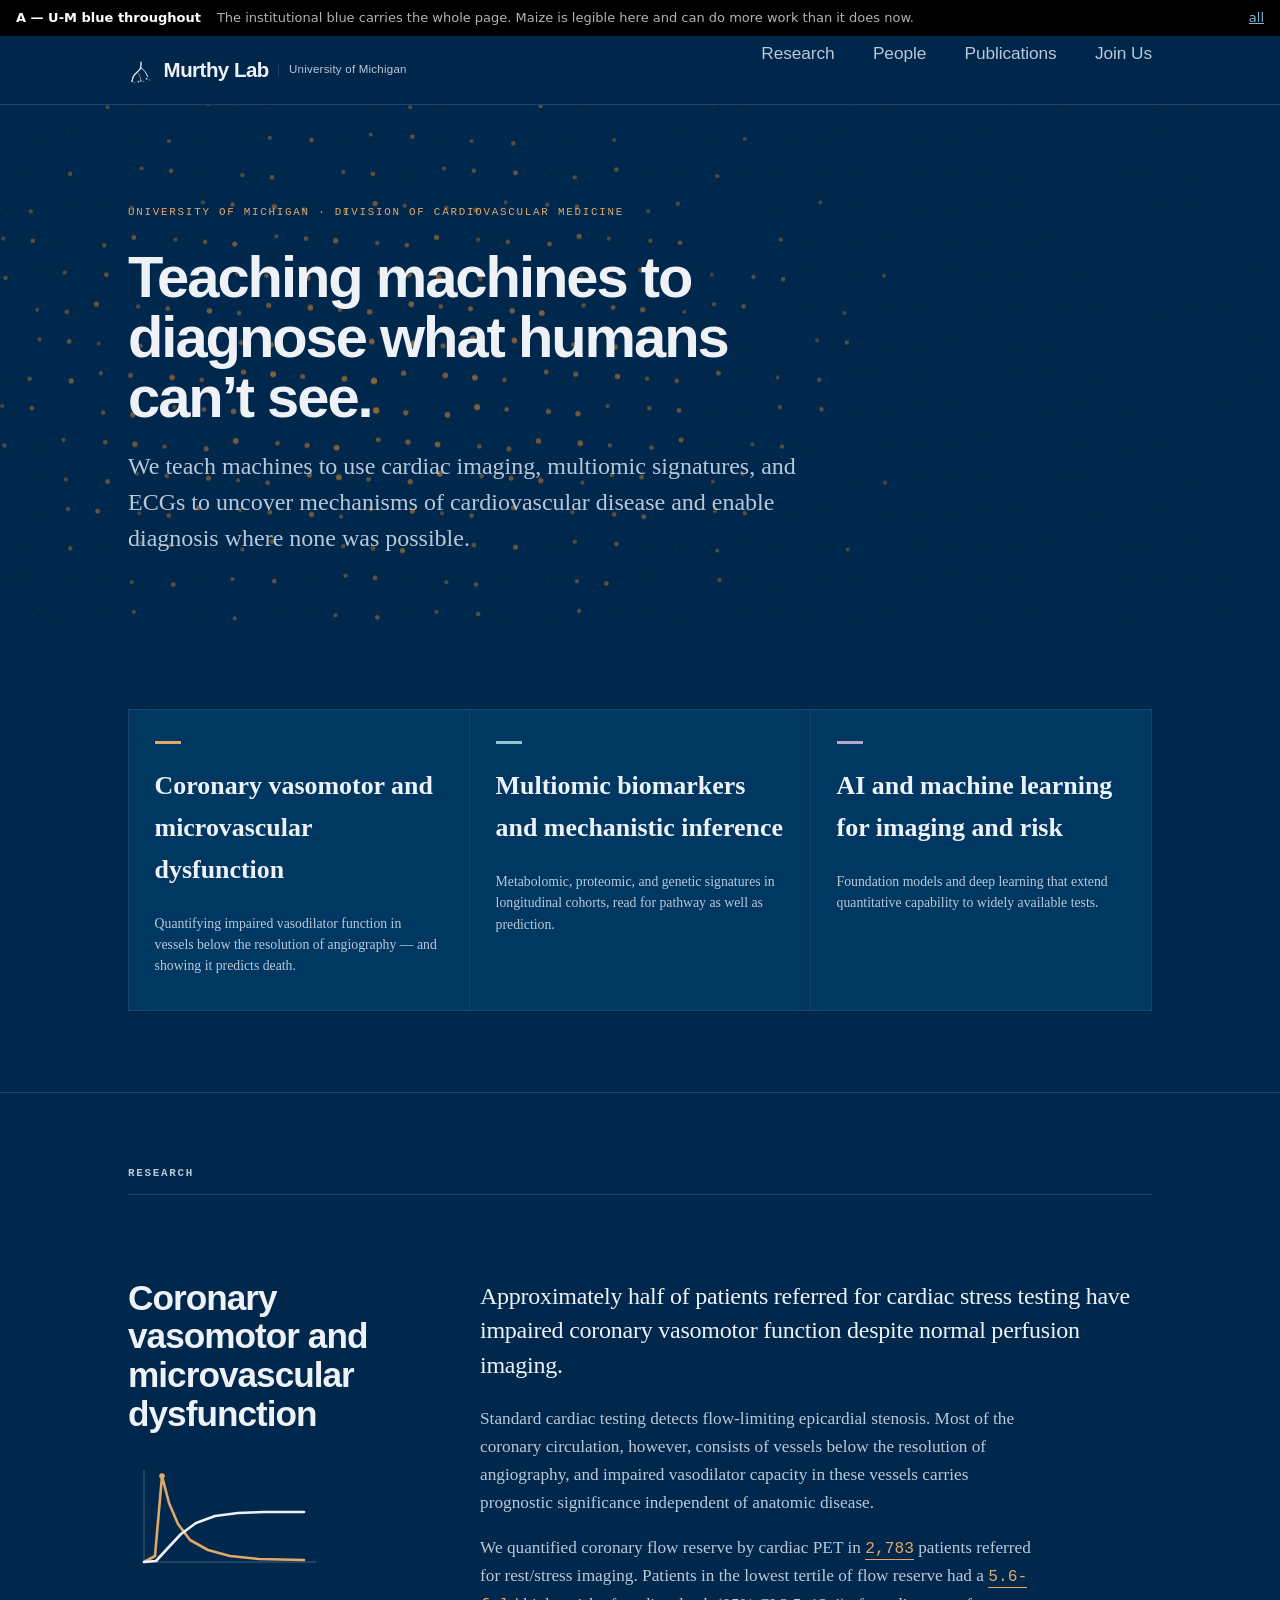
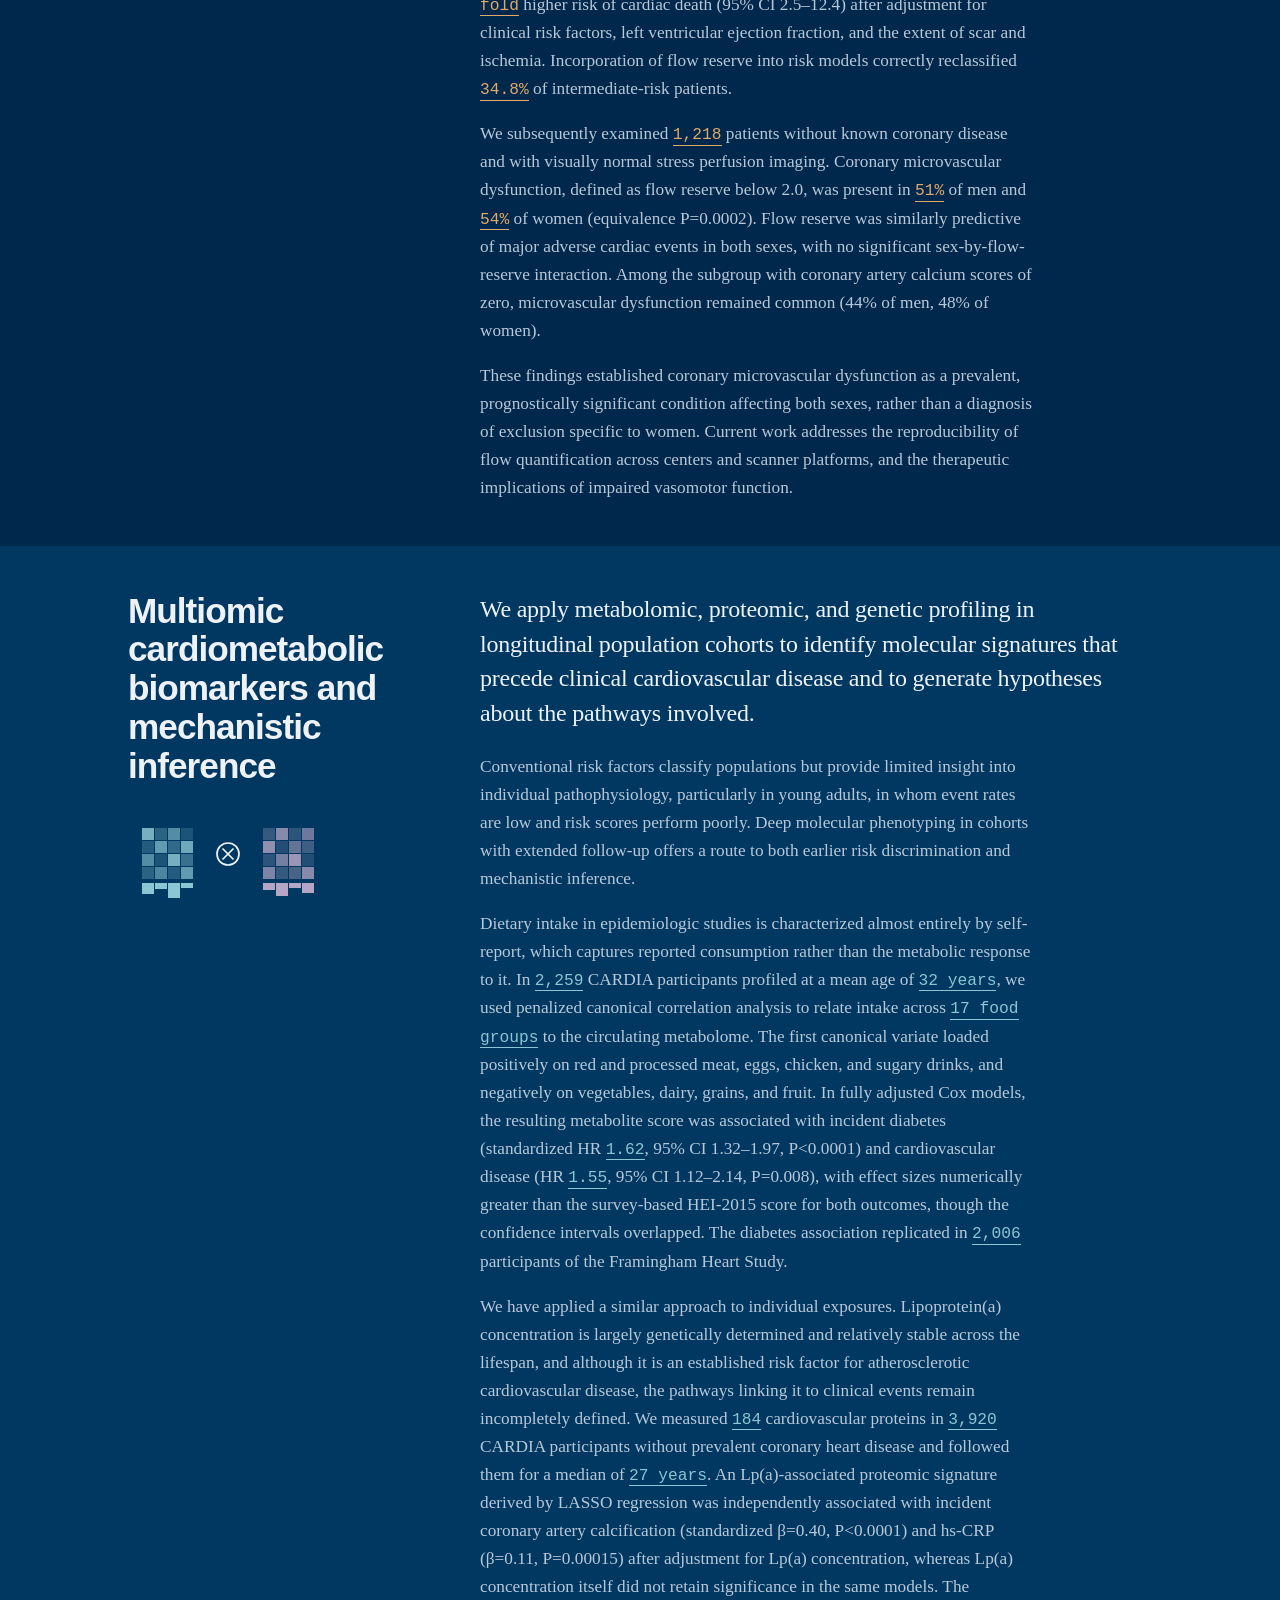
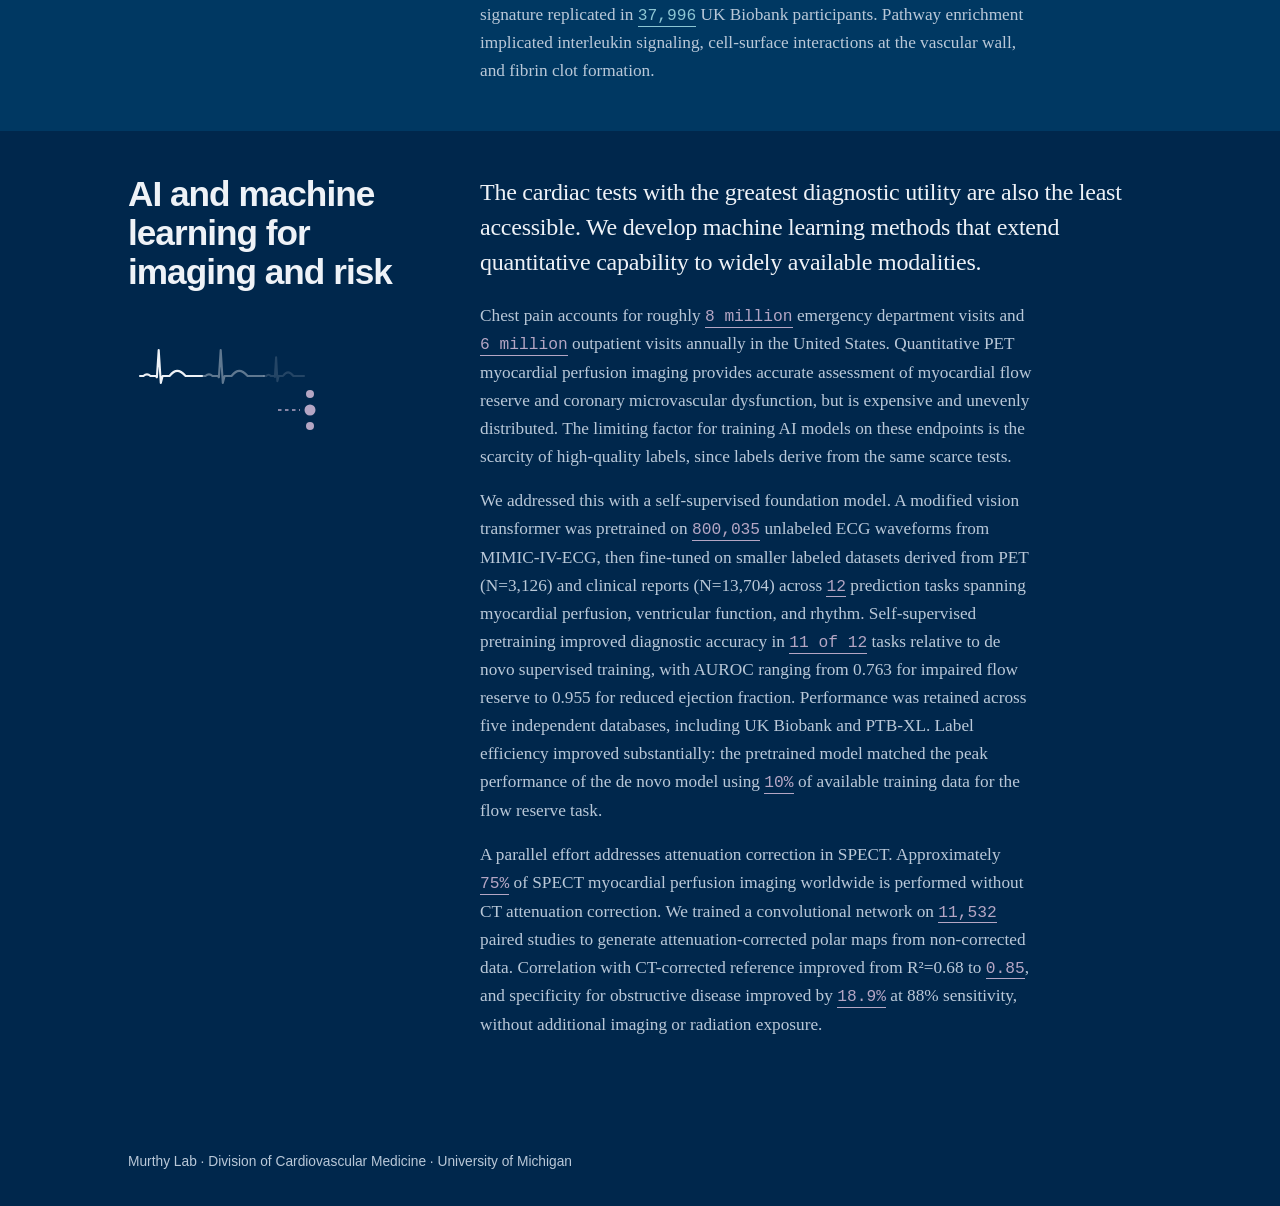
<file: docs/test/a-umblue.html>
<!doctype html><html lang="en"><head>
<meta charset="utf-8">
<meta name="viewport" content="width=device-width,initial-scale=1">
<meta name="robots" content="noindex,nofollow">
<title>Murthy Lab &middot; University of Michigan</title>
<meta name="description" content="Cardiac imaging, multiomic signatures, and machine learning to uncover mechanisms of cardiovascular disease.">
<meta property="og:type" content="website">
<meta property="og:site_name" content="Murthy Lab">
<meta property="og:title" content="Murthy Lab · University of Michigan">
<meta property="og:description" content="Teaching machines to diagnose what humans can't see: cardiac imaging, multiomics, and machine learning.">
<meta property="og:url" content="https://murthylab.org/">
<meta property="og:image" content="https://murthylab.org/assets/img/og-card.png">
<meta property="og:image:width" content="1200">
<meta property="og:image:height" content="630">
<meta property="og:image:alt" content="Murthy Lab, University of Michigan">
<meta name="twitter:card" content="summary_large_image">
<meta name="twitter:title" content="Murthy Lab · University of Michigan">
<meta name="twitter:description" content="Teaching machines to diagnose what humans can't see: cardiac imaging, multiomics, and machine learning.">
<meta name="twitter:image" content="https://murthylab.org/assets/img/og-card.png">
<link rel="icon" href="[data-uri]" type="image/svg+xml">
<link rel="icon" href="/assets/img/favicon.ico" sizes="48x48">
<link rel="icon" href="/assets/img/favicon-32.png" type="image/png" sizes="32x32">
<link rel="apple-touch-icon" href="/assets/img/apple-touch-icon.png">
<style>
/* ============ tokens ============ */
:root{
  --ground:#00274C; --paper:#00274C; --ink:#EEF2F7; --ink-soft:#B9C8D8;
  --rule:#1C4468;
  --amber:#E0A968;      /* perfusion   */
  --mark-amber:#E0A968; --mark-cyan:#8CC5D3; --mark-violet:#B4A6C4;
  --cyan:#8CC5D3;       /* multiomics  */
  --violet:#B4A6C4;     /* ai/ml       */
  --measure:64ch;
  --step--1:clamp(.78rem,.74rem + .18vw,.86rem);
  --step-0:clamp(1rem,.96rem + .2vw,1.08rem);
  --step-1:clamp(1.25rem,1.15rem + .5vw,1.5rem);
  --step-2:clamp(1.6rem,1.4rem + 1vw,2.2rem);
  --step-3:clamp(2.2rem,1.7rem + 2.4vw,3.9rem);
  --display:"Inter","Helvetica Neue",-apple-system,BlinkMacSystemFont,sans-serif;
  --body:"Iowan Old Style","Charter","Georgia",serif;
  --mono:ui-monospace,"SF Mono",Menlo,Consolas,monospace;
}
*{box-sizing:border-box}
html{-webkit-text-size-adjust:100%;scroll-behavior:smooth}
body{margin:0;background:var(--paper);color:var(--ink);
  font-family:var(--body);font-size:var(--step-0);line-height:1.62;
  font-feature-settings:"kern","liga";-webkit-font-smoothing:antialiased}
a{color:inherit}
.wrap{max-width:1120px;margin:0 auto;padding:0 clamp(1.2rem,4vw,3rem)}

/* ============ nav ============ */
.nav{position:sticky;top:0;z-index:50;background:rgba(247,246,243,.93);
  backdrop-filter:blur(8px);border-bottom:1px solid var(--rule)}
.nav .wrap{display:flex;align-items:baseline;gap:2.4rem;height:68px}
.brand{font-family:var(--display);text-decoration:none;margin-right:auto;
  align-self:center;display:flex;align-items:center;gap:.6rem;line-height:1;color:var(--ink)}
.brand .mark{width:26px;height:26px;flex:0 0 26px;display:block}
.brand-name{font-weight:650;letter-spacing:-.025em;font-size:1.28rem}
.brand-inst{font-weight:400;font-size:.72rem;letter-spacing:.02em;color:var(--ink-soft);
  padding-left:.6rem;border-left:1px solid var(--rule);align-self:center}
.nav a.lnk{font-family:var(--display);font-size:var(--step-0);font-weight:500;
  letter-spacing:-.005em;text-decoration:none;color:#343B44;padding:.25rem 0;
  border-bottom:2px solid transparent;transition:color .15s,border-color .15s}
.nav a.lnk:hover,.nav a.lnk[aria-current]{color:var(--ink);border-bottom-color:var(--amber)}

/* ============ hero ============ */
.hero{background:var(--ground);color:var(--paper);position:relative;overflow:hidden;
  padding:clamp(4rem,11vh,8rem) 0 clamp(3.5rem,8vh,6rem)}
.hero .wrap{position:relative;z-index:2}
.hero h1{font-family:var(--display);font-weight:600;font-size:var(--step-3);
  line-height:1.04;letter-spacing:-.035em;margin:0 0 1.3rem;max-width:19ch}
.hero p.dek{max-width:56ch;color:#C6D2E0;font-size:var(--step-1);line-height:1.5;margin:0}
.eyebrow{font-family:var(--mono);font-size:.68rem;letter-spacing:.16em;
  text-transform:uppercase;color:var(--amber);margin:0 0 1.6rem}
#field{position:absolute;inset:0;width:100%;height:100%;z-index:1;opacity:.9}

/* ============ theme cards ============ */
.themes{padding:clamp(3.5rem,9vh,6rem) 0}
.tgrid{display:grid;gap:1px;background:var(--rule);
  grid-template-columns:repeat(auto-fit,minmax(258px,1fr));border:1px solid var(--rule)}
.tcard{background:var(--paper);padding:1.9rem 1.6rem 2.1rem;text-decoration:none;
  display:block;transition:background .18s}
.tcard:hover{background:#FCFBF9}
.tcard .mk{width:26px;height:3px;display:block;margin-bottom:1.1rem}
.tcard h3{font-family:var(--display);font-weight:600;font-size:var(--step-1);
  letter-spacing:-.02em;line-height:1.18;margin:0 0 .55rem}
.tcard p{margin:0;color:var(--ink-soft);font-size:var(--step--1);line-height:1.55}
.t1 .mk{background:var(--amber)} .t2 .mk{background:var(--cyan)} .t3 .mk{background:var(--violet)}

/* ============ sections ============ */
.sec{padding:clamp(3.2rem,8vh,5.5rem) 0;border-top:1px solid var(--rule)}
.sec-h{font-family:var(--mono);font-size:.68rem;letter-spacing:.16em;text-transform:uppercase;
  color:var(--ink-soft);margin:0 0 2.4rem;padding-bottom:.7rem;border-bottom:1px solid var(--rule)}
.res{display:grid;grid-template-columns:minmax(0,3fr) minmax(0,7fr);
  gap:clamp(1.5rem,5vw,4rem);margin-bottom:clamp(3rem,7vh,5rem)}
.res:last-child{margin-bottom:0}
.res h2{font-family:var(--display);font-weight:600;font-size:var(--step-2);
  letter-spacing:-.028em;line-height:1.1;margin:0}
.res .lede{font-size:var(--step-1);line-height:1.45;margin:0 0 1.4rem;
  max-width:var(--measure);letter-spacing:-.01em}
.res p{max-width:var(--measure);margin:0 0 1.05rem;color:#2B313A}
.res p:last-child{margin-bottom:0}
.stat{font-family:var(--mono);font-size:.94em;font-variant-numeric:tabular-nums;
  border-bottom:1px solid currentColor;padding-bottom:.5px}
.r1 .stat{color:#94591A} .r2 .stat{color:#2F6273} .r3 .stat{color:#584A66}

/* ============ people ============ */
.plist{display:grid;grid-template-columns:repeat(auto-fill,minmax(212px,1fr));gap:1.6rem 1.4rem}
.p{display:flex;gap:.85rem;align-items:center}
.av{width:44px;height:44px;flex:0 0 44px;border-radius:50%;background:#EAE6DE;
  display:grid;place-items:center;font-family:var(--mono);font-size:.72rem;
  color:var(--ink-soft);letter-spacing:.02em;overflow:hidden}
.av img{width:100%;height:100%;object-fit:cover}
.p .nm{font-family:var(--display);font-weight:550;font-size:var(--step--1);
  letter-spacing:-.01em;line-height:1.25;display:block}
.p .rl{font-size:.78rem;color:var(--ink-soft);line-height:1.35;display:block;margin-top:.12rem}
.p .nm a{text-decoration:none;border-bottom:1px solid transparent;transition:border-color .15s}
.p .nm a:hover,.p .nm a:focus-visible{border-bottom-color:var(--cyan)}
.pi{display:grid;grid-template-columns:auto minmax(0,1fr);gap:1.6rem;
  margin-bottom:2.6rem;padding-bottom:2.4rem;border-bottom:1px solid var(--rule);align-items:start}
.pi .av{width:92px;height:92px;flex-basis:92px;font-size:1.15rem}
.pi h2{font-family:var(--display);font-weight:600;font-size:var(--step-1);
  letter-spacing:-.02em;margin:0 0 .3rem}
.pi .titles{font-family:var(--display);font-size:var(--step--1);color:var(--ink-soft);
  margin:0 0 1rem;line-height:1.45}
.pi p.bio{max-width:var(--measure);margin:0}
.profile-links{margin:1.1rem 0 0;display:flex;flex-wrap:wrap;gap:.5rem .55rem}
.profile-links a{font-family:var(--display);font-size:.78rem;color:var(--ink-soft);
  text-decoration:none;border:1px solid var(--rule);border-radius:2px;
  padding:.24rem .6rem;transition:border-color .15s,color .15s}
.profile-links a:hover{color:var(--ink);border-color:#C4BEB2}
.sub{font-family:var(--mono);font-size:.66rem;letter-spacing:.15em;text-transform:uppercase;
  color:var(--ink-soft);margin:2.4rem 0 1.3rem}
.alumni{max-width:var(--measure);margin:0;color:#2B313A}

/* ============ publications ============ */
.pub-profiles{font-family:var(--display);font-size:var(--step--1);color:var(--ink-soft);
  margin:-1.4rem 0 1.8rem}
.pub-profiles a{color:var(--ink);text-decoration:none;border-bottom:1px solid var(--amber)}
.filters{display:flex;flex-wrap:wrap;gap:.45rem;margin-bottom:1.4rem}
.fb{font-family:var(--display);font-size:var(--step--1);background:none;cursor:pointer;
  border:1px solid var(--rule);padding:.4rem .85rem;border-radius:2px;color:var(--ink-soft);
  transition:all .15s}
.fb:hover{border-color:#C4BEB2}
.fb[aria-pressed="true"]{background:var(--ink);color:var(--paper);border-color:var(--ink)}
.fb .n{font-family:var(--mono);font-size:.72em;opacity:.65;margin-left:.4rem}
.count{font-family:var(--mono);font-size:.72rem;color:var(--ink-soft);margin:0 0 1.6rem}
.yr{font-family:var(--mono);font-size:.68rem;letter-spacing:.14em;color:var(--ink-soft);
  padding-top:1.5rem;border-top:1px solid var(--rule);margin-top:1.5rem}
.pub{padding:.85rem 0;border-bottom:1px solid #EDEAE4}
.pub .ti{display:block;font-size:.97rem;line-height:1.45;margin-bottom:.22rem;
  text-decoration:none;border-bottom:1px solid transparent}
.pub a.ti:hover{border-bottom-color:var(--amber)}
.pub .meta{font-size:.8rem;color:var(--ink-soft);line-height:1.45}
.pub .jr{font-style:italic}
.pub .dot{display:inline-block;width:5px;height:5px;border-radius:50%;margin-right:.45rem;
  vertical-align:.08em}
.d-vasomotor{background:var(--amber)} .d-multiomics{background:var(--cyan)} .d-ai{background:var(--violet)}

/* ============ footer ============ */
footer{background:var(--ground);color:#8A9199;padding:2.6rem 0;
  font-family:var(--display);font-size:var(--step--1)}
footer .wrap{display:flex;justify-content:space-between;gap:1rem;flex-wrap:wrap}
footer a{color:#B9C0C7}

@media(max-width:720px){
  .res{grid-template-columns:1fr}
  .res-head{position:static}
  .nav .wrap{gap:1.1rem}
  .brand-inst{display:none}
  .brand .mark{width:23px;height:23px;flex-basis:23px}
  .pi{grid-template-columns:1fr}
}
@media(prefers-reduced-motion:reduce){
  *{animation-duration:.01ms!important;transition-duration:.01ms!important}
}
:focus-visible{outline:2px solid var(--amber);outline-offset:3px}


/* --- U-M palette -------------------------------------------------- */

/* Second research section on a warm band. Painted with box-shadow rather
   than a pseudo-element: body carries background:var(--paper), so a
   z-index:-1 element would paint behind it and disappear in Firefox. */
.res{padding-block:clamp(2.4rem,5vh,3.6rem);margin-bottom:0}
.res.r2{background:#F1EEE7;
        box-shadow:0 0 0 100vmax #F1EEE7;
        clip-path:inset(0 -100vmax)}
.sec{padding-bottom:0}
@media (max-width:900px){.res{padding-block:2.2rem}}

/* Maize only ever on the blue ground - 9.9:1 there, 1.4:1 on white. */
.hero .stat{color:#FFCB05}
.site-footer a{color:#FFCB05}

/* Section eyebrows in blue rather than grey. */
.sec-h{color:#00274C;border-bottom-color:#00274C}

/* --- theme graphics ------------------------------------------------ */
/* .res is a two-column grid; .res-head holds the heading and its figure
   together in the sticky left column. */
.res-head{position:sticky;top:96px;align-self:start}
.res-head h2{position:static}
.res-fig{display:block;width:100%;max-width:200px;height:auto;margin-top:1.4rem;
         color:var(--ink)}
.res.r1 .res-fig{--tac-input:var(--amber)}
.res.r2 .res-fig{--cca-a:var(--cyan);--cca-b:var(--violet)}
.res.r3 .res-fig{--ai-node:var(--violet)}
@media (max-width:720px){
  .res-head{position:static}
  .res-fig{margin:1rem 0 .5rem;max-width:170px}
}

/* ============ join us ============ */
.join-lede{max-width:var(--measure);margin:0 0 1.2rem}
.join-intro{max-width:var(--measure);margin:0 0 .4rem;color:#2B313A}
.jlist{display:grid;gap:1.6rem}
.j h3{font-family:var(--display);font-weight:600;font-size:var(--step-1);
  letter-spacing:-.018em;line-height:1.25;margin:0 0 .4rem}
.j p{max-width:var(--measure);margin:0;color:#2B313A}
.join-apply{max-width:var(--measure);margin:0;color:#2B313A}


/* ============ section rhythm ============ */
/* .sec has symmetric padding, but the last child of a section is normally a
   paragraph with margin:0, so the space below the final line reads as smaller
   than the space above the heading. Add a consistent tail to every section
   rather than a bottom margin on each individual class. */
.sec > .wrap > :last-child{margin-bottom:0}
.sec > .wrap::after{content:"";display:block;height:1.6rem}
@media (max-width:720px){.sec > .wrap::after{height:1.1rem}}


/* ============ nav on small screens ============ */
/* The nav was a silent horizontal scroll strip (overflow-x:auto), so a fourth
   link simply ran off the edge with nothing to indicate it. Instead the row
   wraps. margin-right:auto on .brand would push the links to the right edge,
   so a wrapped link would sit far from the others; giving the brand the whole
   first row instead means the links form their own left-aligned row beneath
   it, and any wrap continues under Research rather than under Publications. */
@media (max-width:720px){
  .nav .wrap{flex-wrap:wrap;height:auto;align-items:center;
             padding-block:.65rem;row-gap:.5rem;justify-content:flex-start}
  .brand{margin-right:0;flex:0 0 100%}
  .nav a.lnk{font-size:.94rem}
}
@media (max-width:560px){
  .nav .wrap{gap:.9rem;row-gap:.5rem}
}

/* ============ theme figure animation ============ */
/* Each figure plays once when it scrolls into view. The JS adds .in to the
   <img>'s parent; nothing depends on the animation having run, so if the
   script never fires the figures simply show their finished state. */

/* Resting state = the finished drawing. Only elements inside .res-fig.armed
   are hidden, and .armed is set by script, so a no-JS visitor sees everything. */
.res-fig.armed .tac-input,
.res-fig.armed .tac-myo,
.res-fig.armed .ecg{stroke-dasharray:100;stroke-dashoffset:100}
.res-fig.armed .tac-peak,
.res-fig.armed .ai-node,
.res-fig.armed .ai-link{opacity:0}
.res-fig.armed .cca-a,
.res-fig.armed .cca-b,
.res-fig.armed .cca-axis{opacity:0}
.res-fig.armed .cca-bar{transform:scaleY(0);transform-origin:0 100%;
                        transform-box:fill-box}

/* --- theme 1: arterial input draws first, myocardium follows --- */
.res-fig.in .tac-input{animation:draw 1.05s cubic-bezier(.4,0,.3,1) forwards}
.res-fig.in .tac-myo{animation:draw 1.35s cubic-bezier(.4,0,.3,1) .28s forwards}
.res-fig.in .tac-peak{animation:fade .3s ease-out .42s forwards}

/* --- theme 2: diet block, then metabolites, then the shared axis --- */
.res-fig.in .cca-a{animation:fade .42s ease-out forwards}
.res-fig.in .cca-b{animation:fade .42s ease-out .38s forwards}
.res-fig.in .cca-axis{animation:fade .4s ease-out .82s forwards}
.res-fig.in .cca-bar{animation:grow .5s cubic-bezier(.3,0,.2,1) 1.02s forwards}

/* --- theme 3: complexes trace in sequence, then the model resolves --- */
.res-fig.in .ecg-1{animation:draw .62s linear forwards}
.res-fig.in .ecg-2{animation:draw .62s linear .5s forwards}
.res-fig.in .ecg-3{animation:draw .62s linear 1s forwards}
.res-fig.in .ai-link{animation:fade .35s ease-out 1.5s forwards}
.res-fig.in .ai-node-b{animation:fade .35s ease-out 1.72s forwards}
.res-fig.in .ai-node-a,
.res-fig.in .ai-node-c{animation:fade .35s ease-out 1.88s forwards}

@keyframes draw{to{stroke-dashoffset:0}}
@keyframes fade{to{opacity:1}}
@keyframes grow{to{transform:scaleY(1)}}

/* Anyone who has asked for less motion gets the finished figure immediately. */
@media (prefers-reduced-motion:reduce){
  .res-fig.armed .tac-input,.res-fig.armed .tac-myo,.res-fig.armed .ecg{
    stroke-dasharray:none;stroke-dashoffset:0}
  .res-fig.armed .tac-peak,.res-fig.armed .ai-node,.res-fig.armed .ai-link,
  .res-fig.armed .cca-a,.res-fig.armed .cca-b,.res-fig.armed .cca-axis{opacity:1}
  .res-fig.armed .cca-bar{transform:none}
  .res-fig.in *{animation:none !important}
}


/* ---- whole-page dark: A — U-M blue throughout ---- */
.nav{background:#00274Cee;border-bottom-color:#1C4468}
.nav a.lnk{color:#B9C8D8}
.nav a.lnk:hover,.nav a.lnk[aria-current]{color:#EEF2F7}
.hero{background:#00274C;color:var(--ink)}
.hero p.dek{color:#B9C8D8}
.res.r2{background:#003862;box-shadow:0 0 0 100vmax #003862;
        clip-path:inset(0 -100vmax)}
.res p{color:#B9C8D8}
.res .lede{color:#EEF2F7}
.tcard{background:#003862;border-color:#1C4468}
.tcard:hover{background:#1C4468}
.tcard p{color:#B9C8D8}
.p .rl{color:#B9C8D8}
.av{background:#003862;color:#B9C8D8}
.sec-h{color:#B9C8D8;border-bottom-color:#1C4468}
.sub{color:#B9C8D8}
.alumni,.join-intro,.j p,.join-apply{color:#B9C8D8}
.profile-links a{border-color:#1C4468;color:#B9C8D8}
.profile-links a:hover{color:#EEF2F7;border-color:#B9C8D8}
.pub{border-bottom-color:#1C4468}
.pub .jr,.pub-profiles,.count{color:#B9C8D8}
.hero .stat{color:#FFCB05}
.r1 .stat{color:#E0A968} .r2 .stat{color:#8CC5D3} .r3 .stat{color:#B4A6C4}
footer{background:#00274C;border-top-color:#1C4468}
footer span{color:#B9C8D8}

</style>
<script type="application/ld+json">
{
  "@context": "https://schema.org",
  "@graph": [
    {
      "@type": "ResearchOrganization",
      "@id": "https://murthylab.org/#lab",
      "name": "Murthy Lab",
      "url": "https://murthylab.org",
      "logo": "https://murthylab.org/assets/img/og-card.png",
      "parentOrganization": {
        "@type": "CollegeOrUniversity",
        "name": "University of Michigan",
        "url": "https://umich.edu"
      },
      "department": {
        "@type": "Organization",
        "name": "Division of Cardiovascular Medicine"
      },
      "address": {
        "@type": "PostalAddress",
        "streetAddress": "1338 Cardiovascular Center",
        "addressLocality": "Ann Arbor",
        "addressRegion": "MI",
        "postalCode": "48109",
        "addressCountry": "US"
      },
      "founder": { "@id": "https://murthylab.org/#murthy" },
      "knowsAbout": [
        "Cardiac positron emission tomography",
        "Coronary microvascular dysfunction",
        "Coronary flow reserve",
        "Metabolomics",
        "Proteomics",
        "Cardiometabolic disease",
        "Machine learning in cardiovascular medicine",
        "Electrocardiography"
      ]
    },
    {
      "@type": "Person",
      "@id": "https://murthylab.org/#murthy",
      "name": "Venkatesh L. Murthy",
      "givenName": "Venkatesh",
      "familyName": "Murthy",
      "honorificSuffix": "MD, PhD",
      "jobTitle": "Professor of Internal Medicine and Radiology",
      "identifier": {
        "@type": "PropertyValue",
        "propertyID": "ORCID",
        "value": "https://orcid.org/0000-0002-7901-1321"
      },
      "sameAs": [
        "https://orcid.org/0000-0002-7901-1321",
        "https://scholar.google.com/citations?user=nNET6osAAAAJ",
        "https://midas.umich.edu/directory/venkatesh-murthy/"
      ],
      "affiliation": { "@id": "https://murthylab.org/#lab" },
      "worksFor": {
        "@type": "CollegeOrUniversity",
        "name": "University of Michigan"
      }
    },
    {
      "@type": "WebSite",
      "@id": "https://murthylab.org/#website",
      "url": "https://murthylab.org",
      "name": "Murthy Lab",
      "publisher": { "@id": "https://murthylab.org/#lab" }
    }
  ]
}
</script>
</head><body><div style="position:sticky;top:0;z-index:9999;background:#000;color:#fff;font:13px/1.4 system-ui,sans-serif;padding:.55rem 1rem;display:flex;gap:1rem;align-items:baseline;flex-wrap:wrap"><strong style="flex:0 0 auto">A — U-M blue throughout</strong><span style="opacity:.7;flex:1 1 14rem">The institutional blue carries the whole page. Maize is legible here and can do more work than it does now.</span><a href="index.html" style="margin-left:auto;color:#7FB6DD;flex:0 0 auto">all</a></div>
<nav class="nav"><div class="wrap">
<a class="brand" href="#"><svg class="mark" viewBox="0 0 120 120" aria-hidden="true" focusable="false"><g fill="none" stroke-linecap="round"><path d="M60 24 C60 48 60 56 42 70 C26 82 20 93 20 110" stroke="currentColor" stroke-width="6"/><path d="M60 50 C75 60 83 72 91 91" stroke="currentColor" stroke-width="4.3"/><path d="M42 70 C54 80 57 91 59 108" stroke="var(--mark-amber)" stroke-width="3.1"/></g><g fill="var(--mark-cyan)"><circle cx="18" cy="112" r="4.6"/><circle cx="48" cy="114" r="4.6"/><circle cx="86" cy="100" r="4.6"/></g><g fill="var(--mark-cyan)" fill-opacity=".7"><circle cx="72" cy="113" r="3.3"/><circle cx="99" cy="106" r="3.3"/></g><g fill="var(--mark-violet)"><circle cx="59" cy="110" r="4.6"/><circle cx="30" cy="118" r="3.3" fill-opacity=".7"/></g></svg><span class="brand-name">Murthy Lab</span><span class="brand-inst">University of Michigan</span></a>
<a class="lnk" href="#research">Research</a>
<a class="lnk" href="#">People</a>
<a class="lnk" href="#">Publications</a>
<a class="lnk" href="#">Join Us</a>
</div></nav>
<header class="hero">
<canvas id="field" aria-hidden="true"></canvas>
<div class="wrap">
<p class="eyebrow">University of Michigan &middot; Division of Cardiovascular Medicine</p>
<h1>Teaching machines to diagnose what humans can&rsquo;t see.</h1>
<p class="dek">We teach machines to use cardiac imaging, multiomic signatures, and ECGs to uncover
mechanisms of cardiovascular disease and enable diagnosis where none was possible.</p>
</div></header>

<section class="themes"><div class="wrap"><div class="tgrid"><a class="tcard t1" href="#r1"><span class="mk"></span><h2>Coronary vasomotor and microvascular dysfunction</h2><p>Quantifying impaired vasodilator function in vessels below the resolution of angiography — and showing it predicts death.</p></a>
<a class="tcard t2" href="#r2"><span class="mk"></span><h2>Multiomic biomarkers and mechanistic inference</h2><p>Metabolomic, proteomic, and genetic signatures in longitudinal cohorts, read for pathway as well as prediction.</p></a>
<a class="tcard t3" href="#r3"><span class="mk"></span><h2>AI and machine learning for imaging and risk</h2><p>Foundation models and deep learning that extend quantitative capability to widely available tests.</p></a></div></div></section>

<section class="sec" id="research"><div class="wrap">
<h2 class="sec-h">Research</h2>
<div class="res r1" id="r1"><div class="res-head"><h2>Coronary vasomotor and microvascular dysfunction</h2><svg class="res-fig" xmlns="http://www.w3.org/2000/svg" viewBox="0 0 200 130" width="200" height="130" role="img" aria-labelledby="t1-t1 t1-d1">
<title id="t1-t1">Cardiac PET time-activity curves</title>
<desc id="t1-d1">Arterial input function peaking early and clearing, with slower myocardial uptake rising to a plateau.</desc>
<line x1="16" y1="106" x2="188" y2="106" stroke="currentColor" stroke-width="1" opacity=".28"/>
<line x1="16" y1="14" x2="16" y2="106" stroke="currentColor" stroke-width="1" opacity=".28"/>
<path class="tac-input" d="M16 106 L27 100 L34 20 L41 47 L50 68 L62 84 L80 94 L102 100 L131 103 L176 104"
      fill="none" stroke="var(--tac-input,#C87F32)" stroke-width="2.6" stroke-linejoin="round" stroke-linecap="round"
      pathLength="100"/>
<path class="tac-myo" d="M16 106 L28 105 L39 93 L53 78 L68 67 L87 60 L110 57 L136 56 L159 56 L176 56"
      fill="none" stroke="currentColor" stroke-width="2.6" stroke-linejoin="round" stroke-linecap="round"
      pathLength="100"/>
<circle class="tac-peak" cx="34" cy="20" r="2.8" fill="var(--tac-input,#C87F32)"/>
</svg></div><div><p class="lede">Approximately half of patients referred for cardiac stress testing have impaired coronary vasomotor function despite normal perfusion imaging.</p><p>Standard cardiac testing detects flow-limiting epicardial stenosis. Most of the coronary
  circulation, however, consists of vessels below the resolution of angiography, and impaired
  vasodilator capacity in these vessels carries prognostic significance independent of anatomic
  disease.</p><p>We quantified coronary flow reserve by cardiac PET in <span class="stat">2,783</span> patients
  referred for rest/stress imaging. Patients in the lowest tertile of flow reserve had a
  <span class="stat">5.6-fold</span> higher risk of cardiac death (95% CI 2.5&ndash;12.4) after adjustment for
  clinical risk factors, left ventricular ejection fraction, and the extent of scar and ischemia.
  Incorporation of flow reserve into risk models correctly reclassified <span class="stat">34.8%</span>
  of intermediate-risk patients.</p><p>We subsequently examined <span class="stat">1,218</span> patients without known coronary disease and
  with visually normal stress perfusion imaging. Coronary microvascular dysfunction, defined as flow
  reserve below 2.0, was present in <span class="stat">51%</span> of men and <span class="stat">54%</span>
  of women (equivalence P=0.0002). Flow reserve was similarly predictive of major adverse cardiac events
  in both sexes, with no significant sex-by-flow-reserve interaction. Among the subgroup with coronary
  artery calcium scores of zero, microvascular dysfunction remained common (44% of men, 48% of women).</p><p>These findings established coronary microvascular dysfunction as a prevalent, prognostically
  significant condition affecting both sexes, rather than a diagnosis of exclusion specific to women.
  Current work addresses the reproducibility of flow quantification across centers and scanner platforms,
  and the therapeutic implications of impaired vasomotor function.</p></div></div><div class="res r2" id="r2"><div class="res-head"><h2>Multiomic cardiometabolic biomarkers and mechanistic inference</h2><svg class="res-fig" xmlns="http://www.w3.org/2000/svg" viewBox="0 0 200 130" width="200" height="130" role="img" aria-labelledby="t2-t2 t2-d2">
<title id="t2-t2">Canonical correlation of two data blocks</title>
<desc id="t2-d2">A block of dietary exposures and a block of metabolite levels resolved onto a single shared axis, with loadings shown as marginal bars.</desc>
<g class="cca-a" fill="var(--cca-a,#3E7C8C)">
<rect x="14" y="20" width="12" height="12" opacity=".85"/><rect x="27" y="20" width="12" height="12" opacity=".3"/>
<rect x="40" y="20" width="12" height="12" opacity=".6"/><rect x="53" y="20" width="12" height="12" opacity=".2"/>
<rect x="14" y="33" width="12" height="12" opacity=".25"/><rect x="27" y="33" width="12" height="12" opacity=".7"/>
<rect x="40" y="33" width="12" height="12" opacity=".35"/><rect x="53" y="33" width="12" height="12" opacity=".8"/>
<rect x="14" y="46" width="12" height="12" opacity=".6"/><rect x="27" y="46" width="12" height="12" opacity=".2"/>
<rect x="40" y="46" width="12" height="12" opacity=".85"/><rect x="53" y="46" width="12" height="12" opacity=".4"/>
<rect x="14" y="59" width="12" height="12" opacity=".3"/><rect x="27" y="59" width="12" height="12" opacity=".55"/>
<rect x="40" y="59" width="12" height="12" opacity=".25"/><rect x="53" y="59" width="12" height="12" opacity=".7"/>
<rect class="cca-bar" x="14" y="75" width="12" height="11"/><rect class="cca-bar" x="27" y="75" width="12" height="6"/>
<rect class="cca-bar" x="40" y="75" width="12" height="15"/><rect class="cca-bar" x="53" y="75" width="12" height="5"/>
</g>
<circle class="cca-axis" cx="100" cy="46" r="11" fill="none" stroke="currentColor" stroke-width="1.7"/>
<line class="cca-axis" x1="94.5" y1="40.5" x2="105.5" y2="51.5" stroke="currentColor" stroke-width="1.7"/>
<line class="cca-axis" x1="105.5" y1="40.5" x2="94.5" y2="51.5" stroke="currentColor" stroke-width="1.7"/>
<g class="cca-b" fill="var(--cca-b,#6B5B7B)">
<rect x="135" y="20" width="12" height="12" opacity=".3"/><rect x="148" y="20" width="12" height="12" opacity=".75"/>
<rect x="161" y="20" width="12" height="12" opacity=".25"/><rect x="174" y="20" width="12" height="12" opacity=".6"/>
<rect x="135" y="33" width="12" height="12" opacity=".8"/><rect x="148" y="33" width="12" height="12" opacity=".2"/>
<rect x="161" y="33" width="12" height="12" opacity=".55"/><rect x="174" y="33" width="12" height="12" opacity=".35"/>
<rect x="135" y="46" width="12" height="12" opacity=".25"/><rect x="148" y="46" width="12" height="12" opacity=".65"/>
<rect x="161" y="46" width="12" height="12" opacity=".85"/><rect x="174" y="46" width="12" height="12" opacity=".2"/>
<rect x="135" y="59" width="12" height="12" opacity=".7"/><rect x="148" y="59" width="12" height="12" opacity=".3"/>
<rect x="161" y="59" width="12" height="12" opacity=".4"/><rect x="174" y="59" width="12" height="12" opacity=".75"/>
<rect class="cca-bar" x="135" y="75" width="12" height="7"/><rect class="cca-bar" x="148" y="75" width="12" height="13"/>
<rect class="cca-bar" x="161" y="75" width="12" height="5"/><rect class="cca-bar" x="174" y="75" width="12" height="10"/>
</g>
</svg></div><div><p class="lede">We apply metabolomic, proteomic, and genetic profiling in longitudinal population cohorts to identify molecular signatures that precede clinical cardiovascular disease and to generate hypotheses about the pathways involved.</p><p>Conventional risk factors classify populations but provide limited insight into individual
  pathophysiology, particularly in young adults, in whom event rates are low and risk scores perform
  poorly. Deep molecular phenotyping in cohorts with extended follow-up offers a route to both earlier
  risk discrimination and mechanistic inference.</p><p>Dietary intake in epidemiologic studies is characterized almost entirely by self-report, which
  captures reported consumption rather than the metabolic response to it. In <span class="stat">2,259</span>
  CARDIA participants profiled at a mean age of <span class="stat">32 years</span>, we used penalized
  canonical correlation analysis to relate intake across <span class="stat">17 food groups</span> to the
  circulating metabolome. The first canonical variate loaded positively on red and processed meat, eggs,
  chicken, and sugary drinks, and negatively on vegetables, dairy, grains, and fruit. In fully adjusted Cox
  models, the resulting metabolite score was associated with incident diabetes (standardized HR
  <span class="stat">1.62</span>, 95% CI 1.32&ndash;1.97, P&lt;0.0001) and cardiovascular disease (HR
  <span class="stat">1.55</span>, 95% CI 1.12&ndash;2.14, P=0.008), with effect sizes numerically greater
  than the survey-based HEI-2015 score for both outcomes, though the confidence intervals overlapped. The
  diabetes association replicated in <span class="stat">2,006</span> participants of the Framingham Heart
  Study.</p><p>We have applied a similar approach to individual exposures. Lipoprotein(a)
  concentration is largely genetically determined and relatively stable across the lifespan, and although
  it is an established risk factor for atherosclerotic cardiovascular disease, the pathways linking it to
  clinical events remain incompletely defined. We measured <span class="stat">184</span> cardiovascular
  proteins in <span class="stat">3,920</span> CARDIA participants without prevalent coronary heart disease
  and followed them for a median of <span class="stat">27 years</span>. An Lp(a)-associated proteomic
  signature derived by LASSO regression was independently associated with incident coronary artery
  calcification (standardized &beta;=0.40, P&lt;0.0001) and hs-CRP (&beta;=0.11, P=0.00015) after adjustment
  for Lp(a) concentration, whereas Lp(a) concentration itself did not retain significance in the same
  models. The signature replicated in <span class="stat">37,996</span> UK Biobank participants. Pathway
  enrichment implicated interleukin signaling, cell-surface interactions at the vascular wall, and fibrin
  clot formation.</p></div></div><div class="res r3" id="r3"><div class="res-head"><h2>AI and machine learning for imaging and risk</h2><svg class="res-fig" xmlns="http://www.w3.org/2000/svg" viewBox="0 0 200 130" width="200" height="130" role="img" aria-labelledby="t3-t3 t3-d3">
<title id="t3-t3">Waveform to physiologic estimate</title>
<desc id="t3-d3">Successive ECG complexes receding into the distance, passed through a model to yield an estimate of coronary flow reserve.</desc>
<path class="ecg ecg-1" pathLength="100" d="M12.0 62.0 L15.4 62.0 Q19.0 58.6 22.5 62.0 L27.8 62.0 L28.9 63.3 L30.7 36.0 L32.8 69.0 L34.6 62.0 L41.5 62.0 C47.0 55.2 51.4 55.2 57.6 62.0 L74.0 62.0"
      fill="none" stroke="currentColor" stroke-width="2.1"
      stroke-linejoin="round" stroke-linecap="round"/>
<path class="ecg ecg-2" pathLength="100" d="M74.0 62.0 L77.4 62.0 Q81.0 58.6 84.5 62.0 L89.8 62.0 L90.9 63.3 L92.7 36.0 L94.8 69.0 L96.6 62.0 L103.5 62.0 C109.0 55.2 113.4 55.2 119.6 62.0 L136.0 62.0"
      fill="none" stroke="currentColor" stroke-width="2.1"
      stroke-linejoin="round" stroke-linecap="round" opacity=".40"/>
<path class="ecg ecg-3" pathLength="100" d="M136.0 62.0 L138.2 62.0 Q140.5 59.6 142.8 62.0 L146.2 62.0 L146.9 62.9 L148.1 43.3 L149.4 67.1 L150.6 62.0 L155.0 62.0 C158.6 57.1 161.4 57.1 165.4 62.0 L176.0 62.0"
      fill="none" stroke="currentColor" stroke-width="2.1"
      stroke-linejoin="round" stroke-linecap="round" opacity=".15"/>
<line class="ai-link" x1="150" y1="96" x2="172" y2="96" stroke="var(--ai-node,#6B5B7B)" stroke-width="1.5" stroke-dasharray="3.5 3.5"/>
<circle class="ai-node ai-node-a" cx="182" cy="80" r="4" fill="var(--ai-node,#6B5B7B)" opacity=".3"/>
<circle class="ai-node ai-node-b" cx="182" cy="96" r="5.5" fill="var(--ai-node,#6B5B7B)"/>
<circle class="ai-node ai-node-c" cx="182" cy="112" r="4" fill="var(--ai-node,#6B5B7B)" opacity=".3"/>
</svg></div><div><p class="lede">The cardiac tests with the greatest diagnostic utility are also the least accessible. We develop machine learning methods that extend quantitative capability to widely available modalities.</p><p>Chest pain accounts for roughly <span class="stat">8 million</span> emergency department visits and
  <span class="stat">6 million</span> outpatient visits annually in the United States. Quantitative PET
  myocardial perfusion imaging provides accurate assessment of myocardial flow reserve and coronary
  microvascular dysfunction, but is expensive and unevenly distributed. The limiting factor for training
  AI models on these endpoints is the scarcity of high-quality labels, since labels derive from the same
  scarce tests.</p><p>We addressed this with a self-supervised foundation model. A modified vision transformer was
  pretrained on <span class="stat">800,035</span> unlabeled ECG waveforms from MIMIC-IV-ECG, then
  fine-tuned on smaller labeled datasets derived from PET (N=3,126) and clinical reports (N=13,704)
  across <span class="stat">12</span> prediction tasks spanning myocardial perfusion, ventricular
  function, and rhythm. Self-supervised pretraining improved diagnostic accuracy in
  <span class="stat">11 of 12</span> tasks relative to de novo supervised training, with AUROC ranging
  from 0.763 for impaired flow reserve to 0.955 for reduced ejection fraction. Performance was retained
  across five independent databases, including UK Biobank and PTB-XL. Label efficiency improved
  substantially: the pretrained model matched the peak performance of the de novo model using
  <span class="stat">10%</span> of available training data for the flow reserve task.</p><p>A parallel effort addresses attenuation correction in SPECT. Approximately
  <span class="stat">75%</span> of SPECT myocardial perfusion imaging worldwide is performed without CT
  attenuation correction. We trained a convolutional network on <span class="stat">11,532</span> paired
  studies to generate attenuation-corrected polar maps from non-corrected data. Correlation with
  CT-corrected reference improved from R&sup2;=0.68 to <span class="stat">0.85</span>, and specificity for
  obstructive disease improved by <span class="stat">18.9%</span> at 88% sensitivity, without additional
  imaging or radiation exposure.</p></div></div>
</div></section>
<footer><div class="wrap">
<span>Murthy Lab &middot; Division of Cardiovascular Medicine &middot; University of Michigan</span>
</div></footer>
<script>
/* Flow-reserve field.
   A lattice of vessels. Most sit below the threshold of detection; a subset
   resolve. Literal to the science: signal that standard tools cannot see. */
(function () {
  var c = document.getElementById('field');
  if (!c) return;
  var ctx = c.getContext('2d');
  var reduce = window.matchMedia('(prefers-reduced-motion: reduce)').matches;
  var pts = [], raf = null, t0 = null;

  function build() {
    var dpr = Math.min(window.devicePixelRatio || 1, 2);
    var w = c.clientWidth, h = c.clientHeight;
    c.width = w * dpr; c.height = h * dpr;
    ctx.setTransform(dpr, 0, 0, dpr, 0, 0);

    pts = [];
    var gap = w < 640 ? 26 : 34;
    var cols = Math.ceil(w / gap), rows = Math.ceil(h / gap);
    for (var i = 0; i <= cols; i++) {
      for (var j = 0; j <= rows; j++) {
        // radial falloff from a focus point, jittered — perfusion-like
        var x = i * gap + (((i * 7 + j * 13) % 11) - 5) * 1.1;
        var y = j * gap + (((i * 11 + j * 5) % 9) - 4) * 1.1;
        var dx = (x - w * 0.30) / (w * 0.62);
        var dy = (y - h * 0.52) / (h * 0.92);
        var d = Math.sqrt(dx * dx + dy * dy);
        var reserve = Math.max(0, 1 - d * 0.92) + (((i * 31 + j * 17) % 100) / 100 - 0.5) * 0.34;
        pts.push({
          x: x, y: y,
          r: reserve,                       // "flow reserve" 0..1
          delay: 220 + d * 900 + ((i * 3 + j * 7) % 13) * 45
        });
      }
    }
  }

  function draw(ts) {
    if (t0 === null) t0 = ts;
    var el = ts - t0;
    var w = c.clientWidth, h = c.clientHeight;
    ctx.clearRect(0, 0, w, h);

    for (var k = 0; k < pts.length; k++) {
      var p = pts[k];
      var prog = reduce ? 1 : Math.min(1, Math.max(0, (el - p.delay) / 850));
      if (prog <= 0) continue;
      var ease = 1 - Math.pow(1 - prog, 3);

      // below-threshold points stay faint; above-threshold resolve to amber
      var above = p.r > 0.52;
      var a = above ? (0.10 + p.r * 0.62) * ease : (0.05 + p.r * 0.13) * ease;
      var rad = above ? 1.0 + p.r * 2.0 : 0.85;

      ctx.beginPath();
      ctx.arc(p.x, p.y, rad * (0.55 + 0.45 * ease), 0, 6.2832);
      ctx.fillStyle = above
        ? 'rgba(200,127,50,' + a.toFixed(3) + ')'
        : 'rgba(190,200,212,' + a.toFixed(3) + ')';
      ctx.fill();
    }

    if (!reduce && el < 4200) raf = requestAnimationFrame(draw);
  }

  function start() {
    if (raf) cancelAnimationFrame(raf);
    t0 = null; build();
    raf = requestAnimationFrame(draw);
  }

  var rz;
  window.addEventListener('resize', function () {
    clearTimeout(rz); rz = setTimeout(start, 180);
  });
  start();
})();

</script>
<script>
/* Play each theme figure once, when it first scrolls into view.
   The figures are inert without this: main.css only hides parts of a figure
   that carries .armed, and .armed is added here. If this script fails to load
   or IntersectionObserver is missing, every figure renders complete. */
(function () {
  var figs = document.querySelectorAll('svg.res-fig');
  if (!figs.length) return;

  // Arm the figures from script, never from the markup: if this file fails to
  // load, nothing is hidden and every figure renders complete.
  function arm() { figs.forEach(function (f) { f.classList.add('armed'); }); }

  // Anyone who has asked for reduced motion sees the finished state, no
  // observer, no animation.
  var still = window.matchMedia && window.matchMedia('(prefers-reduced-motion: reduce)');
  if (still && still.matches) return;          // leave them unarmed = complete
  if (!('IntersectionObserver' in window)) return;

  arm();

  var io = new IntersectionObserver(function (entries) {
    entries.forEach(function (e) {
      if (!e.isIntersecting) return;
      e.target.classList.add('in');
      io.unobserve(e.target);   // once only
    });
  }, { threshold: 0.35, rootMargin: '0px 0px -8% 0px' });

  figs.forEach(function (f) { io.observe(f); });
})();

</script>
</body></html>
</file>
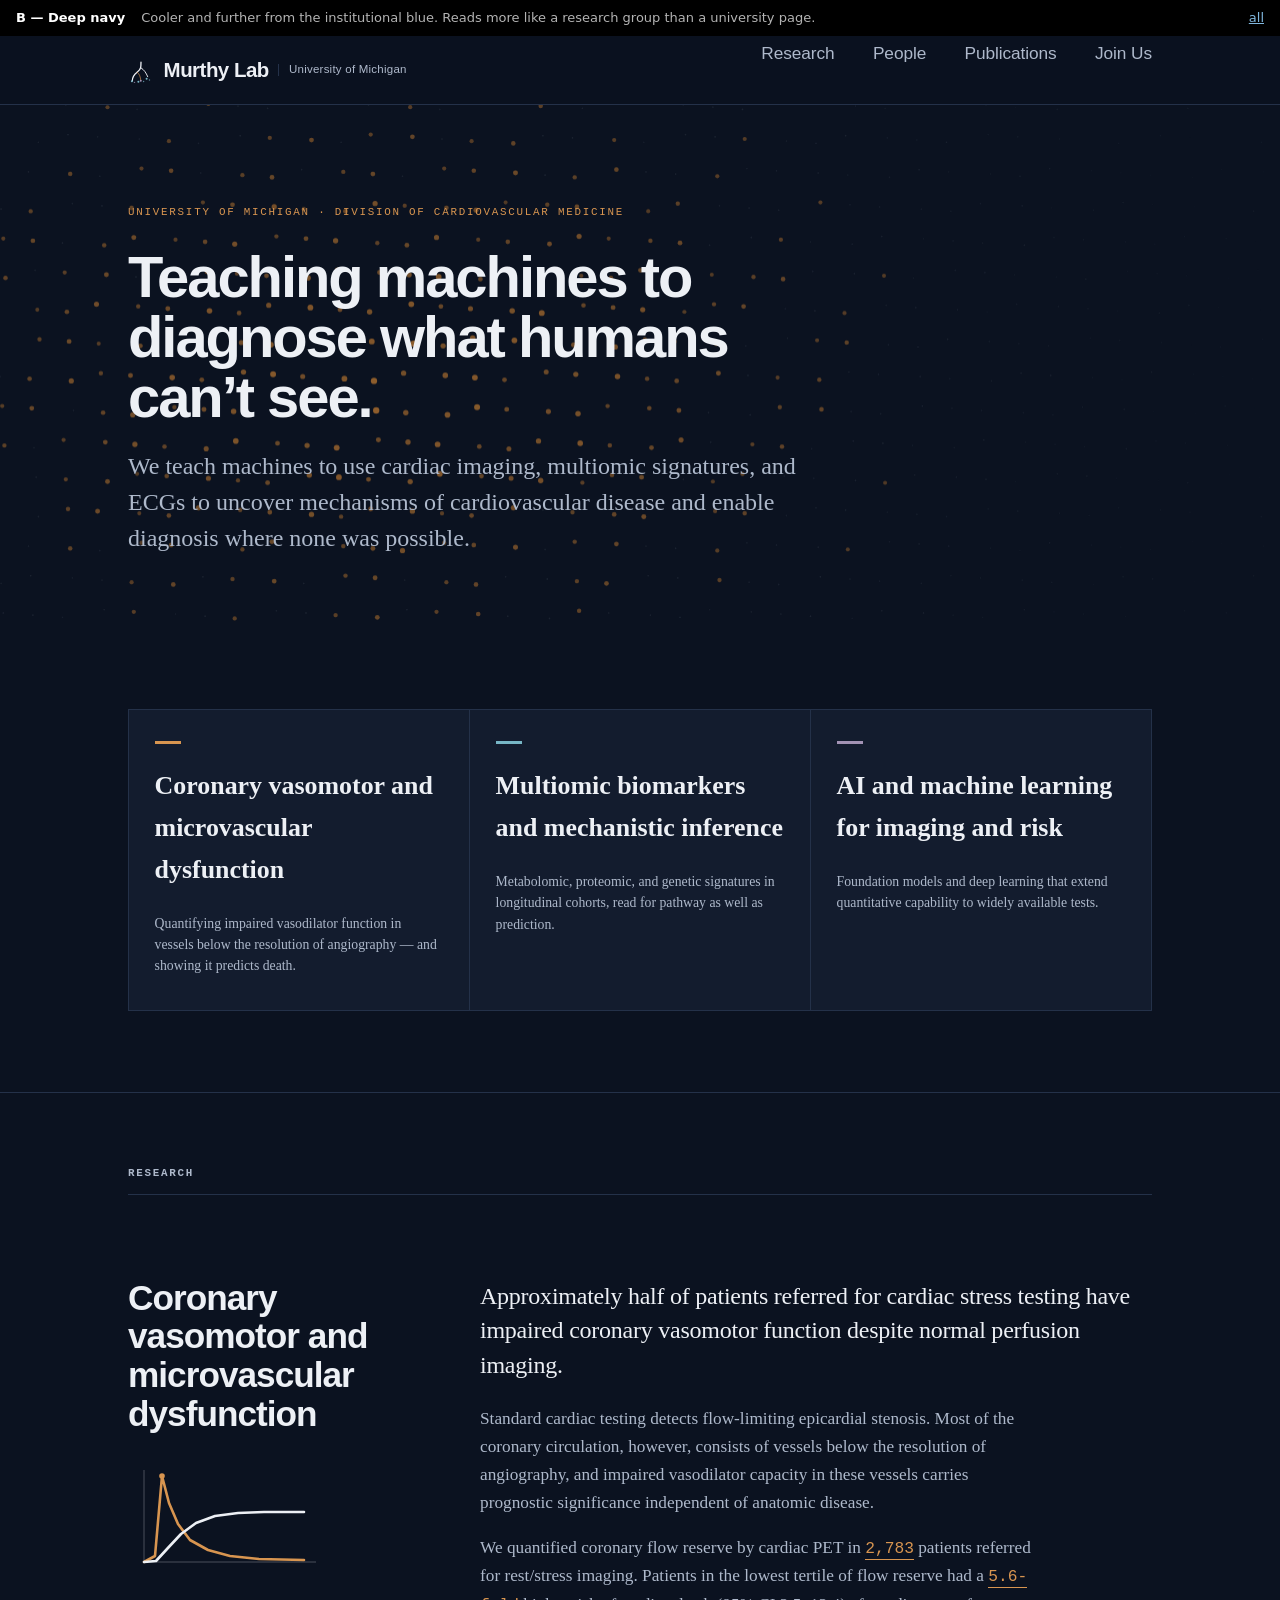
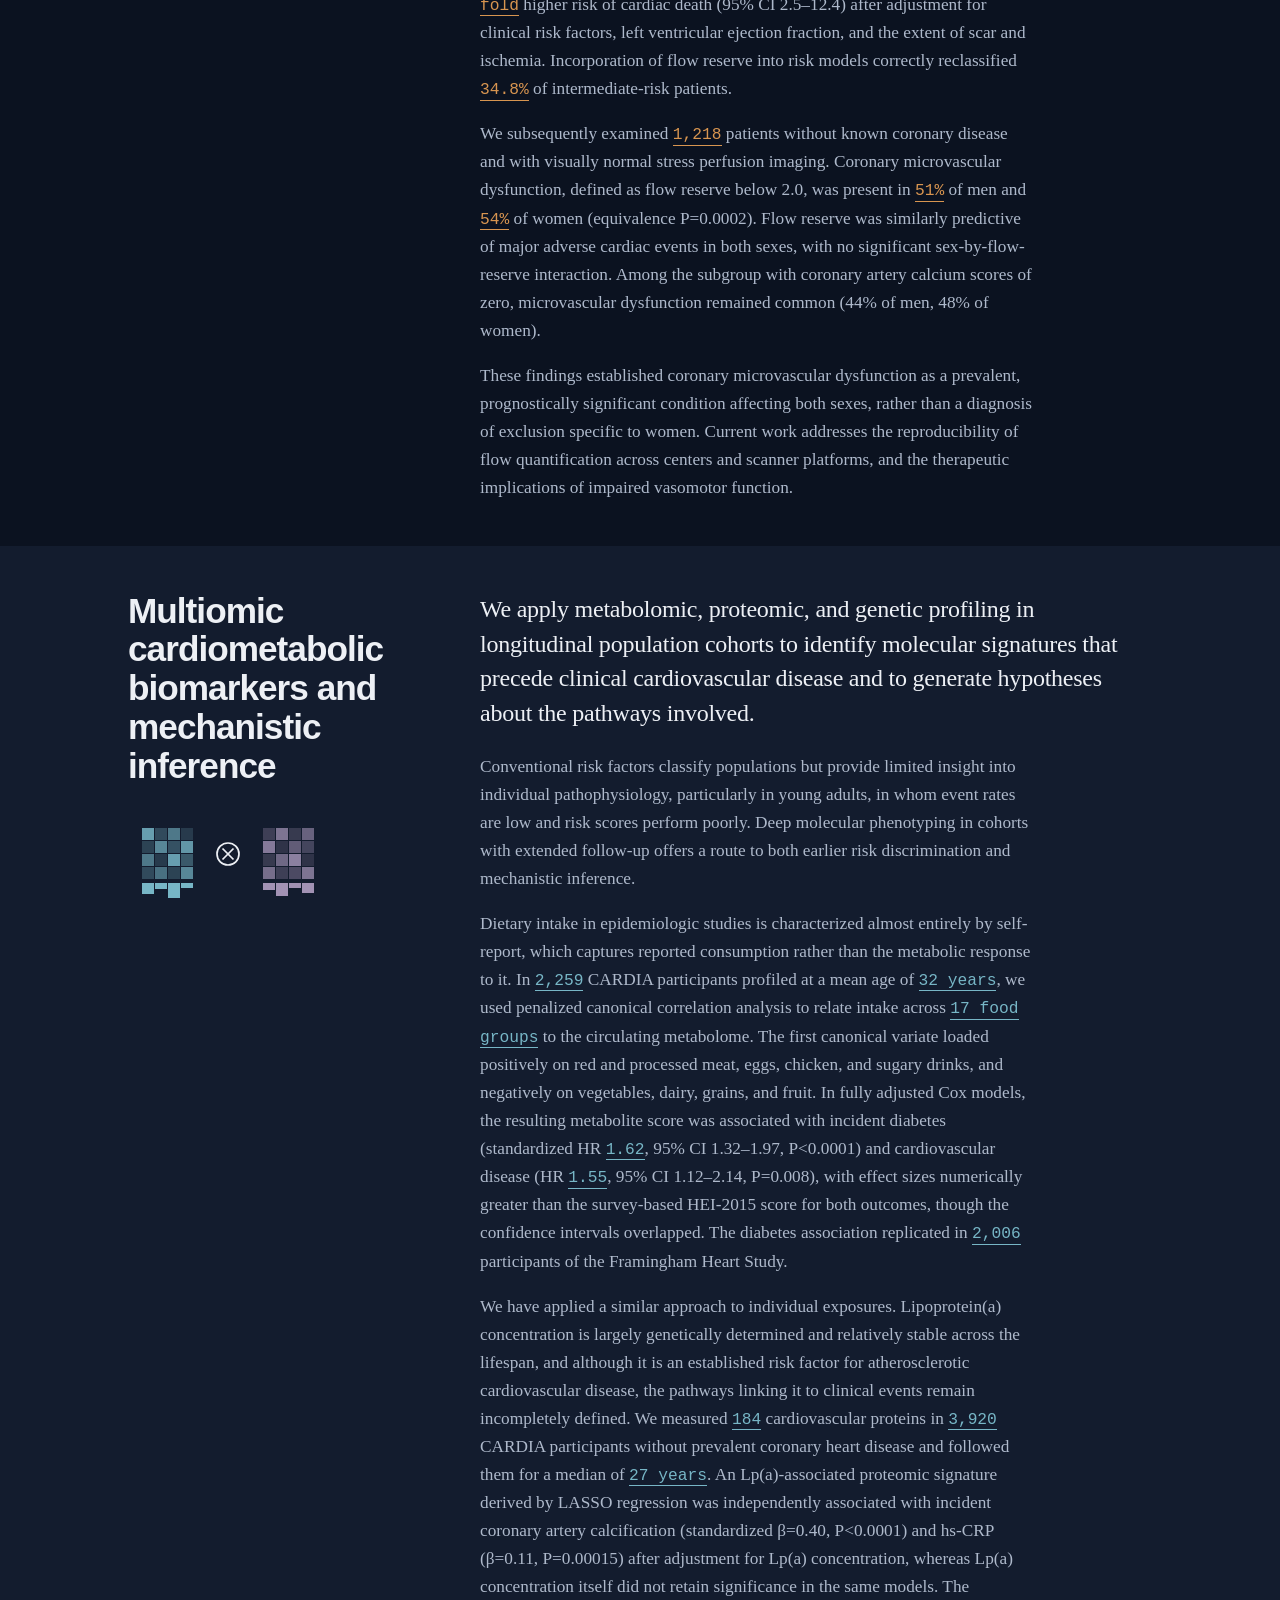
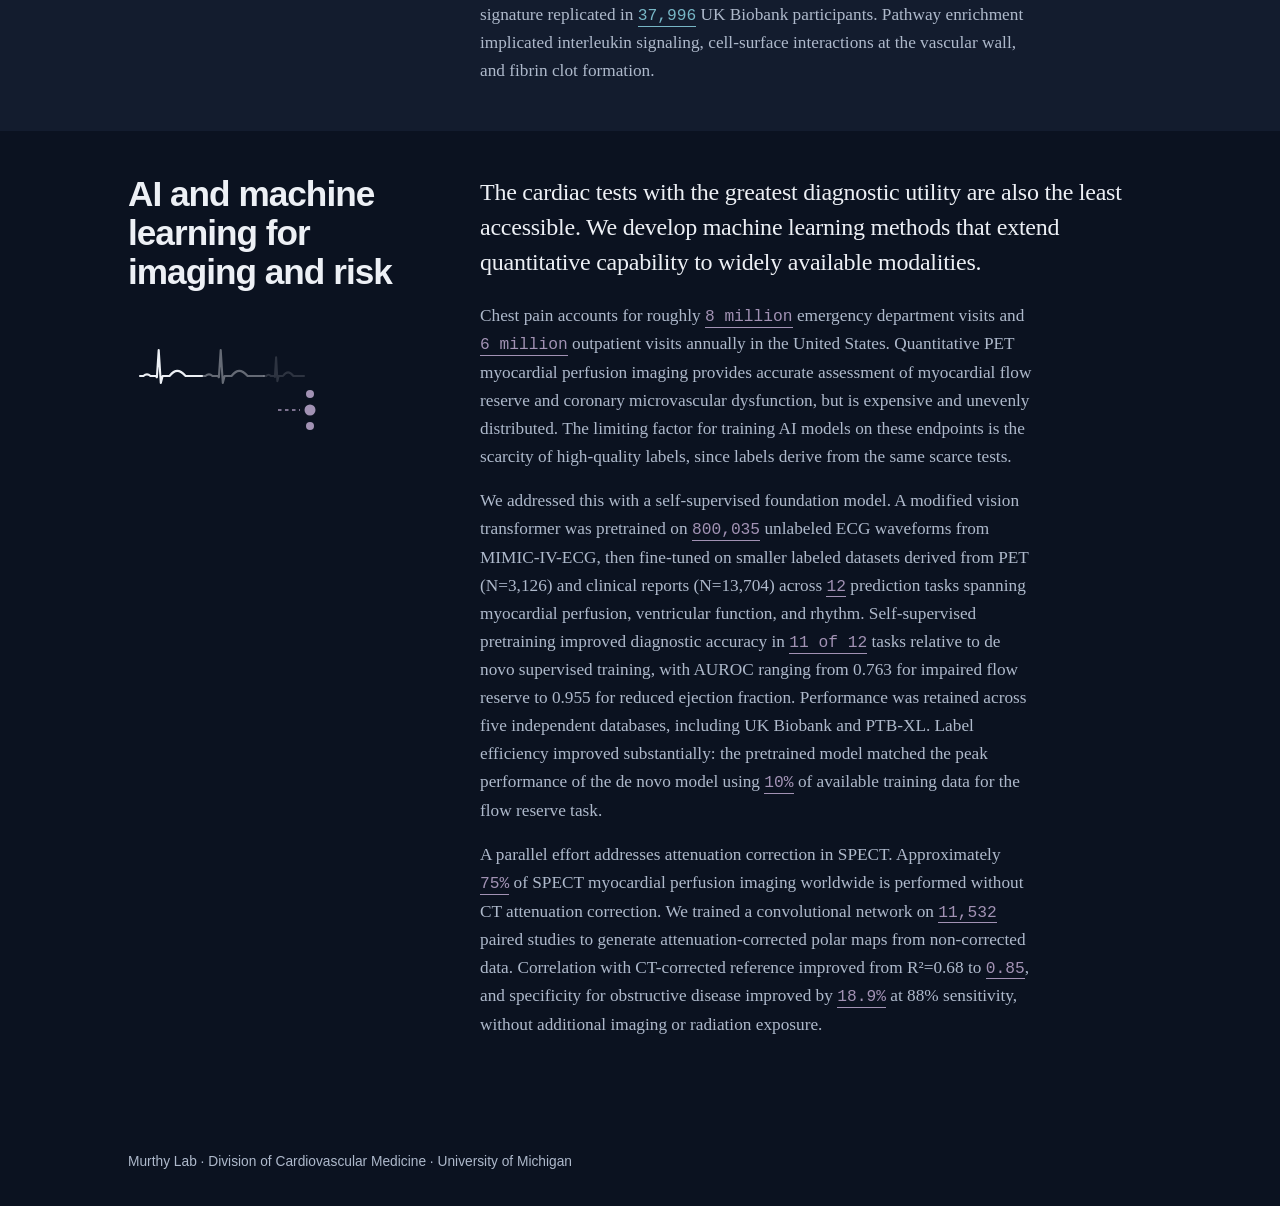
<file: docs/test/b-navy.html>
<!doctype html><html lang="en"><head>
<meta charset="utf-8">
<meta name="viewport" content="width=device-width,initial-scale=1">
<meta name="robots" content="noindex,nofollow">
<title>Murthy Lab &middot; University of Michigan</title>
<meta name="description" content="Cardiac imaging, multiomic signatures, and machine learning to uncover mechanisms of cardiovascular disease.">
<meta property="og:type" content="website">
<meta property="og:site_name" content="Murthy Lab">
<meta property="og:title" content="Murthy Lab · University of Michigan">
<meta property="og:description" content="Teaching machines to diagnose what humans can't see: cardiac imaging, multiomics, and machine learning.">
<meta property="og:url" content="https://murthylab.org/">
<meta property="og:image" content="https://murthylab.org/assets/img/og-card.png">
<meta property="og:image:width" content="1200">
<meta property="og:image:height" content="630">
<meta property="og:image:alt" content="Murthy Lab, University of Michigan">
<meta name="twitter:card" content="summary_large_image">
<meta name="twitter:title" content="Murthy Lab · University of Michigan">
<meta name="twitter:description" content="Teaching machines to diagnose what humans can't see: cardiac imaging, multiomics, and machine learning.">
<meta name="twitter:image" content="https://murthylab.org/assets/img/og-card.png">
<link rel="icon" href="[data-uri]" type="image/svg+xml">
<link rel="icon" href="/assets/img/favicon.ico" sizes="48x48">
<link rel="icon" href="/assets/img/favicon-32.png" type="image/png" sizes="32x32">
<link rel="apple-touch-icon" href="/assets/img/apple-touch-icon.png">
<style>
/* ============ tokens ============ */
:root{
  --ground:#0B1220; --paper:#0B1220; --ink:#EDF0F5; --ink-soft:#AEB9CB;
  --rule:#243149;
  --amber:#D89550;      /* perfusion   */
  --mark-amber:#D89550; --mark-cyan:#77B6C6; --mark-violet:#A292B4;
  --cyan:#77B6C6;       /* multiomics  */
  --violet:#A292B4;     /* ai/ml       */
  --measure:64ch;
  --step--1:clamp(.78rem,.74rem + .18vw,.86rem);
  --step-0:clamp(1rem,.96rem + .2vw,1.08rem);
  --step-1:clamp(1.25rem,1.15rem + .5vw,1.5rem);
  --step-2:clamp(1.6rem,1.4rem + 1vw,2.2rem);
  --step-3:clamp(2.2rem,1.7rem + 2.4vw,3.9rem);
  --display:"Inter","Helvetica Neue",-apple-system,BlinkMacSystemFont,sans-serif;
  --body:"Iowan Old Style","Charter","Georgia",serif;
  --mono:ui-monospace,"SF Mono",Menlo,Consolas,monospace;
}
*{box-sizing:border-box}
html{-webkit-text-size-adjust:100%;scroll-behavior:smooth}
body{margin:0;background:var(--paper);color:var(--ink);
  font-family:var(--body);font-size:var(--step-0);line-height:1.62;
  font-feature-settings:"kern","liga";-webkit-font-smoothing:antialiased}
a{color:inherit}
.wrap{max-width:1120px;margin:0 auto;padding:0 clamp(1.2rem,4vw,3rem)}

/* ============ nav ============ */
.nav{position:sticky;top:0;z-index:50;background:rgba(247,246,243,.93);
  backdrop-filter:blur(8px);border-bottom:1px solid var(--rule)}
.nav .wrap{display:flex;align-items:baseline;gap:2.4rem;height:68px}
.brand{font-family:var(--display);text-decoration:none;margin-right:auto;
  align-self:center;display:flex;align-items:center;gap:.6rem;line-height:1;color:var(--ink)}
.brand .mark{width:26px;height:26px;flex:0 0 26px;display:block}
.brand-name{font-weight:650;letter-spacing:-.025em;font-size:1.28rem}
.brand-inst{font-weight:400;font-size:.72rem;letter-spacing:.02em;color:var(--ink-soft);
  padding-left:.6rem;border-left:1px solid var(--rule);align-self:center}
.nav a.lnk{font-family:var(--display);font-size:var(--step-0);font-weight:500;
  letter-spacing:-.005em;text-decoration:none;color:#343B44;padding:.25rem 0;
  border-bottom:2px solid transparent;transition:color .15s,border-color .15s}
.nav a.lnk:hover,.nav a.lnk[aria-current]{color:var(--ink);border-bottom-color:var(--amber)}

/* ============ hero ============ */
.hero{background:var(--ground);color:var(--paper);position:relative;overflow:hidden;
  padding:clamp(4rem,11vh,8rem) 0 clamp(3.5rem,8vh,6rem)}
.hero .wrap{position:relative;z-index:2}
.hero h1{font-family:var(--display);font-weight:600;font-size:var(--step-3);
  line-height:1.04;letter-spacing:-.035em;margin:0 0 1.3rem;max-width:19ch}
.hero p.dek{max-width:56ch;color:#C6D2E0;font-size:var(--step-1);line-height:1.5;margin:0}
.eyebrow{font-family:var(--mono);font-size:.68rem;letter-spacing:.16em;
  text-transform:uppercase;color:var(--amber);margin:0 0 1.6rem}
#field{position:absolute;inset:0;width:100%;height:100%;z-index:1;opacity:.9}

/* ============ theme cards ============ */
.themes{padding:clamp(3.5rem,9vh,6rem) 0}
.tgrid{display:grid;gap:1px;background:var(--rule);
  grid-template-columns:repeat(auto-fit,minmax(258px,1fr));border:1px solid var(--rule)}
.tcard{background:var(--paper);padding:1.9rem 1.6rem 2.1rem;text-decoration:none;
  display:block;transition:background .18s}
.tcard:hover{background:#FCFBF9}
.tcard .mk{width:26px;height:3px;display:block;margin-bottom:1.1rem}
.tcard h3{font-family:var(--display);font-weight:600;font-size:var(--step-1);
  letter-spacing:-.02em;line-height:1.18;margin:0 0 .55rem}
.tcard p{margin:0;color:var(--ink-soft);font-size:var(--step--1);line-height:1.55}
.t1 .mk{background:var(--amber)} .t2 .mk{background:var(--cyan)} .t3 .mk{background:var(--violet)}

/* ============ sections ============ */
.sec{padding:clamp(3.2rem,8vh,5.5rem) 0;border-top:1px solid var(--rule)}
.sec-h{font-family:var(--mono);font-size:.68rem;letter-spacing:.16em;text-transform:uppercase;
  color:var(--ink-soft);margin:0 0 2.4rem;padding-bottom:.7rem;border-bottom:1px solid var(--rule)}
.res{display:grid;grid-template-columns:minmax(0,3fr) minmax(0,7fr);
  gap:clamp(1.5rem,5vw,4rem);margin-bottom:clamp(3rem,7vh,5rem)}
.res:last-child{margin-bottom:0}
.res h2{font-family:var(--display);font-weight:600;font-size:var(--step-2);
  letter-spacing:-.028em;line-height:1.1;margin:0}
.res .lede{font-size:var(--step-1);line-height:1.45;margin:0 0 1.4rem;
  max-width:var(--measure);letter-spacing:-.01em}
.res p{max-width:var(--measure);margin:0 0 1.05rem;color:#2B313A}
.res p:last-child{margin-bottom:0}
.stat{font-family:var(--mono);font-size:.94em;font-variant-numeric:tabular-nums;
  border-bottom:1px solid currentColor;padding-bottom:.5px}
.r1 .stat{color:#94591A} .r2 .stat{color:#2F6273} .r3 .stat{color:#584A66}

/* ============ people ============ */
.plist{display:grid;grid-template-columns:repeat(auto-fill,minmax(212px,1fr));gap:1.6rem 1.4rem}
.p{display:flex;gap:.85rem;align-items:center}
.av{width:44px;height:44px;flex:0 0 44px;border-radius:50%;background:#EAE6DE;
  display:grid;place-items:center;font-family:var(--mono);font-size:.72rem;
  color:var(--ink-soft);letter-spacing:.02em;overflow:hidden}
.av img{width:100%;height:100%;object-fit:cover}
.p .nm{font-family:var(--display);font-weight:550;font-size:var(--step--1);
  letter-spacing:-.01em;line-height:1.25;display:block}
.p .rl{font-size:.78rem;color:var(--ink-soft);line-height:1.35;display:block;margin-top:.12rem}
.p .nm a{text-decoration:none;border-bottom:1px solid transparent;transition:border-color .15s}
.p .nm a:hover,.p .nm a:focus-visible{border-bottom-color:var(--cyan)}
.pi{display:grid;grid-template-columns:auto minmax(0,1fr);gap:1.6rem;
  margin-bottom:2.6rem;padding-bottom:2.4rem;border-bottom:1px solid var(--rule);align-items:start}
.pi .av{width:92px;height:92px;flex-basis:92px;font-size:1.15rem}
.pi h2{font-family:var(--display);font-weight:600;font-size:var(--step-1);
  letter-spacing:-.02em;margin:0 0 .3rem}
.pi .titles{font-family:var(--display);font-size:var(--step--1);color:var(--ink-soft);
  margin:0 0 1rem;line-height:1.45}
.pi p.bio{max-width:var(--measure);margin:0}
.profile-links{margin:1.1rem 0 0;display:flex;flex-wrap:wrap;gap:.5rem .55rem}
.profile-links a{font-family:var(--display);font-size:.78rem;color:var(--ink-soft);
  text-decoration:none;border:1px solid var(--rule);border-radius:2px;
  padding:.24rem .6rem;transition:border-color .15s,color .15s}
.profile-links a:hover{color:var(--ink);border-color:#C4BEB2}
.sub{font-family:var(--mono);font-size:.66rem;letter-spacing:.15em;text-transform:uppercase;
  color:var(--ink-soft);margin:2.4rem 0 1.3rem}
.alumni{max-width:var(--measure);margin:0;color:#2B313A}

/* ============ publications ============ */
.pub-profiles{font-family:var(--display);font-size:var(--step--1);color:var(--ink-soft);
  margin:-1.4rem 0 1.8rem}
.pub-profiles a{color:var(--ink);text-decoration:none;border-bottom:1px solid var(--amber)}
.filters{display:flex;flex-wrap:wrap;gap:.45rem;margin-bottom:1.4rem}
.fb{font-family:var(--display);font-size:var(--step--1);background:none;cursor:pointer;
  border:1px solid var(--rule);padding:.4rem .85rem;border-radius:2px;color:var(--ink-soft);
  transition:all .15s}
.fb:hover{border-color:#C4BEB2}
.fb[aria-pressed="true"]{background:var(--ink);color:var(--paper);border-color:var(--ink)}
.fb .n{font-family:var(--mono);font-size:.72em;opacity:.65;margin-left:.4rem}
.count{font-family:var(--mono);font-size:.72rem;color:var(--ink-soft);margin:0 0 1.6rem}
.yr{font-family:var(--mono);font-size:.68rem;letter-spacing:.14em;color:var(--ink-soft);
  padding-top:1.5rem;border-top:1px solid var(--rule);margin-top:1.5rem}
.pub{padding:.85rem 0;border-bottom:1px solid #EDEAE4}
.pub .ti{display:block;font-size:.97rem;line-height:1.45;margin-bottom:.22rem;
  text-decoration:none;border-bottom:1px solid transparent}
.pub a.ti:hover{border-bottom-color:var(--amber)}
.pub .meta{font-size:.8rem;color:var(--ink-soft);line-height:1.45}
.pub .jr{font-style:italic}
.pub .dot{display:inline-block;width:5px;height:5px;border-radius:50%;margin-right:.45rem;
  vertical-align:.08em}
.d-vasomotor{background:var(--amber)} .d-multiomics{background:var(--cyan)} .d-ai{background:var(--violet)}

/* ============ footer ============ */
footer{background:var(--ground);color:#8A9199;padding:2.6rem 0;
  font-family:var(--display);font-size:var(--step--1)}
footer .wrap{display:flex;justify-content:space-between;gap:1rem;flex-wrap:wrap}
footer a{color:#B9C0C7}

@media(max-width:720px){
  .res{grid-template-columns:1fr}
  .res-head{position:static}
  .nav .wrap{gap:1.1rem}
  .brand-inst{display:none}
  .brand .mark{width:23px;height:23px;flex-basis:23px}
  .pi{grid-template-columns:1fr}
}
@media(prefers-reduced-motion:reduce){
  *{animation-duration:.01ms!important;transition-duration:.01ms!important}
}
:focus-visible{outline:2px solid var(--amber);outline-offset:3px}


/* --- U-M palette -------------------------------------------------- */

/* Second research section on a warm band. Painted with box-shadow rather
   than a pseudo-element: body carries background:var(--paper), so a
   z-index:-1 element would paint behind it and disappear in Firefox. */
.res{padding-block:clamp(2.4rem,5vh,3.6rem);margin-bottom:0}
.res.r2{background:#F1EEE7;
        box-shadow:0 0 0 100vmax #F1EEE7;
        clip-path:inset(0 -100vmax)}
.sec{padding-bottom:0}
@media (max-width:900px){.res{padding-block:2.2rem}}

/* Maize only ever on the blue ground - 9.9:1 there, 1.4:1 on white. */
.hero .stat{color:#FFCB05}
.site-footer a{color:#FFCB05}

/* Section eyebrows in blue rather than grey. */
.sec-h{color:#00274C;border-bottom-color:#00274C}

/* --- theme graphics ------------------------------------------------ */
/* .res is a two-column grid; .res-head holds the heading and its figure
   together in the sticky left column. */
.res-head{position:sticky;top:96px;align-self:start}
.res-head h2{position:static}
.res-fig{display:block;width:100%;max-width:200px;height:auto;margin-top:1.4rem;
         color:var(--ink)}
.res.r1 .res-fig{--tac-input:var(--amber)}
.res.r2 .res-fig{--cca-a:var(--cyan);--cca-b:var(--violet)}
.res.r3 .res-fig{--ai-node:var(--violet)}
@media (max-width:720px){
  .res-head{position:static}
  .res-fig{margin:1rem 0 .5rem;max-width:170px}
}

/* ============ join us ============ */
.join-lede{max-width:var(--measure);margin:0 0 1.2rem}
.join-intro{max-width:var(--measure);margin:0 0 .4rem;color:#2B313A}
.jlist{display:grid;gap:1.6rem}
.j h3{font-family:var(--display);font-weight:600;font-size:var(--step-1);
  letter-spacing:-.018em;line-height:1.25;margin:0 0 .4rem}
.j p{max-width:var(--measure);margin:0;color:#2B313A}
.join-apply{max-width:var(--measure);margin:0;color:#2B313A}


/* ============ section rhythm ============ */
/* .sec has symmetric padding, but the last child of a section is normally a
   paragraph with margin:0, so the space below the final line reads as smaller
   than the space above the heading. Add a consistent tail to every section
   rather than a bottom margin on each individual class. */
.sec > .wrap > :last-child{margin-bottom:0}
.sec > .wrap::after{content:"";display:block;height:1.6rem}
@media (max-width:720px){.sec > .wrap::after{height:1.1rem}}


/* ============ nav on small screens ============ */
/* The nav was a silent horizontal scroll strip (overflow-x:auto), so a fourth
   link simply ran off the edge with nothing to indicate it. Instead the row
   wraps. margin-right:auto on .brand would push the links to the right edge,
   so a wrapped link would sit far from the others; giving the brand the whole
   first row instead means the links form their own left-aligned row beneath
   it, and any wrap continues under Research rather than under Publications. */
@media (max-width:720px){
  .nav .wrap{flex-wrap:wrap;height:auto;align-items:center;
             padding-block:.65rem;row-gap:.5rem;justify-content:flex-start}
  .brand{margin-right:0;flex:0 0 100%}
  .nav a.lnk{font-size:.94rem}
}
@media (max-width:560px){
  .nav .wrap{gap:.9rem;row-gap:.5rem}
}

/* ============ theme figure animation ============ */
/* Each figure plays once when it scrolls into view. The JS adds .in to the
   <img>'s parent; nothing depends on the animation having run, so if the
   script never fires the figures simply show their finished state. */

/* Resting state = the finished drawing. Only elements inside .res-fig.armed
   are hidden, and .armed is set by script, so a no-JS visitor sees everything. */
.res-fig.armed .tac-input,
.res-fig.armed .tac-myo,
.res-fig.armed .ecg{stroke-dasharray:100;stroke-dashoffset:100}
.res-fig.armed .tac-peak,
.res-fig.armed .ai-node,
.res-fig.armed .ai-link{opacity:0}
.res-fig.armed .cca-a,
.res-fig.armed .cca-b,
.res-fig.armed .cca-axis{opacity:0}
.res-fig.armed .cca-bar{transform:scaleY(0);transform-origin:0 100%;
                        transform-box:fill-box}

/* --- theme 1: arterial input draws first, myocardium follows --- */
.res-fig.in .tac-input{animation:draw 1.05s cubic-bezier(.4,0,.3,1) forwards}
.res-fig.in .tac-myo{animation:draw 1.35s cubic-bezier(.4,0,.3,1) .28s forwards}
.res-fig.in .tac-peak{animation:fade .3s ease-out .42s forwards}

/* --- theme 2: diet block, then metabolites, then the shared axis --- */
.res-fig.in .cca-a{animation:fade .42s ease-out forwards}
.res-fig.in .cca-b{animation:fade .42s ease-out .38s forwards}
.res-fig.in .cca-axis{animation:fade .4s ease-out .82s forwards}
.res-fig.in .cca-bar{animation:grow .5s cubic-bezier(.3,0,.2,1) 1.02s forwards}

/* --- theme 3: complexes trace in sequence, then the model resolves --- */
.res-fig.in .ecg-1{animation:draw .62s linear forwards}
.res-fig.in .ecg-2{animation:draw .62s linear .5s forwards}
.res-fig.in .ecg-3{animation:draw .62s linear 1s forwards}
.res-fig.in .ai-link{animation:fade .35s ease-out 1.5s forwards}
.res-fig.in .ai-node-b{animation:fade .35s ease-out 1.72s forwards}
.res-fig.in .ai-node-a,
.res-fig.in .ai-node-c{animation:fade .35s ease-out 1.88s forwards}

@keyframes draw{to{stroke-dashoffset:0}}
@keyframes fade{to{opacity:1}}
@keyframes grow{to{transform:scaleY(1)}}

/* Anyone who has asked for less motion gets the finished figure immediately. */
@media (prefers-reduced-motion:reduce){
  .res-fig.armed .tac-input,.res-fig.armed .tac-myo,.res-fig.armed .ecg{
    stroke-dasharray:none;stroke-dashoffset:0}
  .res-fig.armed .tac-peak,.res-fig.armed .ai-node,.res-fig.armed .ai-link,
  .res-fig.armed .cca-a,.res-fig.armed .cca-b,.res-fig.armed .cca-axis{opacity:1}
  .res-fig.armed .cca-bar{transform:none}
  .res-fig.in *{animation:none !important}
}


/* ---- whole-page dark: B — Deep navy ---- */
.nav{background:#0B1220ee;border-bottom-color:#243149}
.nav a.lnk{color:#AEB9CB}
.nav a.lnk:hover,.nav a.lnk[aria-current]{color:#EDF0F5}
.hero{background:#0B1220;color:var(--ink)}
.hero p.dek{color:#AEB9CB}
.res.r2{background:#131C2E;box-shadow:0 0 0 100vmax #131C2E;
        clip-path:inset(0 -100vmax)}
.res p{color:#AEB9CB}
.res .lede{color:#EDF0F5}
.tcard{background:#131C2E;border-color:#243149}
.tcard:hover{background:#243149}
.tcard p{color:#AEB9CB}
.p .rl{color:#AEB9CB}
.av{background:#131C2E;color:#AEB9CB}
.sec-h{color:#AEB9CB;border-bottom-color:#243149}
.sub{color:#AEB9CB}
.alumni,.join-intro,.j p,.join-apply{color:#AEB9CB}
.profile-links a{border-color:#243149;color:#AEB9CB}
.profile-links a:hover{color:#EDF0F5;border-color:#AEB9CB}
.pub{border-bottom-color:#243149}
.pub .jr,.pub-profiles,.count{color:#AEB9CB}
.hero .stat{color:#E0A968}
.r1 .stat{color:#D89550} .r2 .stat{color:#77B6C6} .r3 .stat{color:#A292B4}
footer{background:#0B1220;border-top-color:#243149}
footer span{color:#AEB9CB}

</style>
<script type="application/ld+json">
{
  "@context": "https://schema.org",
  "@graph": [
    {
      "@type": "ResearchOrganization",
      "@id": "https://murthylab.org/#lab",
      "name": "Murthy Lab",
      "url": "https://murthylab.org",
      "logo": "https://murthylab.org/assets/img/og-card.png",
      "parentOrganization": {
        "@type": "CollegeOrUniversity",
        "name": "University of Michigan",
        "url": "https://umich.edu"
      },
      "department": {
        "@type": "Organization",
        "name": "Division of Cardiovascular Medicine"
      },
      "address": {
        "@type": "PostalAddress",
        "streetAddress": "1338 Cardiovascular Center",
        "addressLocality": "Ann Arbor",
        "addressRegion": "MI",
        "postalCode": "48109",
        "addressCountry": "US"
      },
      "founder": { "@id": "https://murthylab.org/#murthy" },
      "knowsAbout": [
        "Cardiac positron emission tomography",
        "Coronary microvascular dysfunction",
        "Coronary flow reserve",
        "Metabolomics",
        "Proteomics",
        "Cardiometabolic disease",
        "Machine learning in cardiovascular medicine",
        "Electrocardiography"
      ]
    },
    {
      "@type": "Person",
      "@id": "https://murthylab.org/#murthy",
      "name": "Venkatesh L. Murthy",
      "givenName": "Venkatesh",
      "familyName": "Murthy",
      "honorificSuffix": "MD, PhD",
      "jobTitle": "Professor of Internal Medicine and Radiology",
      "identifier": {
        "@type": "PropertyValue",
        "propertyID": "ORCID",
        "value": "https://orcid.org/0000-0002-7901-1321"
      },
      "sameAs": [
        "https://orcid.org/0000-0002-7901-1321",
        "https://scholar.google.com/citations?user=nNET6osAAAAJ",
        "https://midas.umich.edu/directory/venkatesh-murthy/"
      ],
      "affiliation": { "@id": "https://murthylab.org/#lab" },
      "worksFor": {
        "@type": "CollegeOrUniversity",
        "name": "University of Michigan"
      }
    },
    {
      "@type": "WebSite",
      "@id": "https://murthylab.org/#website",
      "url": "https://murthylab.org",
      "name": "Murthy Lab",
      "publisher": { "@id": "https://murthylab.org/#lab" }
    }
  ]
}
</script>
</head><body><div style="position:sticky;top:0;z-index:9999;background:#000;color:#fff;font:13px/1.4 system-ui,sans-serif;padding:.55rem 1rem;display:flex;gap:1rem;align-items:baseline;flex-wrap:wrap"><strong style="flex:0 0 auto">B — Deep navy</strong><span style="opacity:.7;flex:1 1 14rem">Cooler and further from the institutional blue. Reads more like a research group than a university page.</span><a href="index.html" style="margin-left:auto;color:#7FB6DD;flex:0 0 auto">all</a></div>
<nav class="nav"><div class="wrap">
<a class="brand" href="#"><svg class="mark" viewBox="0 0 120 120" aria-hidden="true" focusable="false"><g fill="none" stroke-linecap="round"><path d="M60 24 C60 48 60 56 42 70 C26 82 20 93 20 110" stroke="currentColor" stroke-width="6"/><path d="M60 50 C75 60 83 72 91 91" stroke="currentColor" stroke-width="4.3"/><path d="M42 70 C54 80 57 91 59 108" stroke="var(--mark-amber)" stroke-width="3.1"/></g><g fill="var(--mark-cyan)"><circle cx="18" cy="112" r="4.6"/><circle cx="48" cy="114" r="4.6"/><circle cx="86" cy="100" r="4.6"/></g><g fill="var(--mark-cyan)" fill-opacity=".7"><circle cx="72" cy="113" r="3.3"/><circle cx="99" cy="106" r="3.3"/></g><g fill="var(--mark-violet)"><circle cx="59" cy="110" r="4.6"/><circle cx="30" cy="118" r="3.3" fill-opacity=".7"/></g></svg><span class="brand-name">Murthy Lab</span><span class="brand-inst">University of Michigan</span></a>
<a class="lnk" href="#research">Research</a>
<a class="lnk" href="#">People</a>
<a class="lnk" href="#">Publications</a>
<a class="lnk" href="#">Join Us</a>
</div></nav>
<header class="hero">
<canvas id="field" aria-hidden="true"></canvas>
<div class="wrap">
<p class="eyebrow">University of Michigan &middot; Division of Cardiovascular Medicine</p>
<h1>Teaching machines to diagnose what humans can&rsquo;t see.</h1>
<p class="dek">We teach machines to use cardiac imaging, multiomic signatures, and ECGs to uncover
mechanisms of cardiovascular disease and enable diagnosis where none was possible.</p>
</div></header>

<section class="themes"><div class="wrap"><div class="tgrid"><a class="tcard t1" href="#r1"><span class="mk"></span><h2>Coronary vasomotor and microvascular dysfunction</h2><p>Quantifying impaired vasodilator function in vessels below the resolution of angiography — and showing it predicts death.</p></a>
<a class="tcard t2" href="#r2"><span class="mk"></span><h2>Multiomic biomarkers and mechanistic inference</h2><p>Metabolomic, proteomic, and genetic signatures in longitudinal cohorts, read for pathway as well as prediction.</p></a>
<a class="tcard t3" href="#r3"><span class="mk"></span><h2>AI and machine learning for imaging and risk</h2><p>Foundation models and deep learning that extend quantitative capability to widely available tests.</p></a></div></div></section>

<section class="sec" id="research"><div class="wrap">
<h2 class="sec-h">Research</h2>
<div class="res r1" id="r1"><div class="res-head"><h2>Coronary vasomotor and microvascular dysfunction</h2><svg class="res-fig" xmlns="http://www.w3.org/2000/svg" viewBox="0 0 200 130" width="200" height="130" role="img" aria-labelledby="t1-t1 t1-d1">
<title id="t1-t1">Cardiac PET time-activity curves</title>
<desc id="t1-d1">Arterial input function peaking early and clearing, with slower myocardial uptake rising to a plateau.</desc>
<line x1="16" y1="106" x2="188" y2="106" stroke="currentColor" stroke-width="1" opacity=".28"/>
<line x1="16" y1="14" x2="16" y2="106" stroke="currentColor" stroke-width="1" opacity=".28"/>
<path class="tac-input" d="M16 106 L27 100 L34 20 L41 47 L50 68 L62 84 L80 94 L102 100 L131 103 L176 104"
      fill="none" stroke="var(--tac-input,#C87F32)" stroke-width="2.6" stroke-linejoin="round" stroke-linecap="round"
      pathLength="100"/>
<path class="tac-myo" d="M16 106 L28 105 L39 93 L53 78 L68 67 L87 60 L110 57 L136 56 L159 56 L176 56"
      fill="none" stroke="currentColor" stroke-width="2.6" stroke-linejoin="round" stroke-linecap="round"
      pathLength="100"/>
<circle class="tac-peak" cx="34" cy="20" r="2.8" fill="var(--tac-input,#C87F32)"/>
</svg></div><div><p class="lede">Approximately half of patients referred for cardiac stress testing have impaired coronary vasomotor function despite normal perfusion imaging.</p><p>Standard cardiac testing detects flow-limiting epicardial stenosis. Most of the coronary
  circulation, however, consists of vessels below the resolution of angiography, and impaired
  vasodilator capacity in these vessels carries prognostic significance independent of anatomic
  disease.</p><p>We quantified coronary flow reserve by cardiac PET in <span class="stat">2,783</span> patients
  referred for rest/stress imaging. Patients in the lowest tertile of flow reserve had a
  <span class="stat">5.6-fold</span> higher risk of cardiac death (95% CI 2.5&ndash;12.4) after adjustment for
  clinical risk factors, left ventricular ejection fraction, and the extent of scar and ischemia.
  Incorporation of flow reserve into risk models correctly reclassified <span class="stat">34.8%</span>
  of intermediate-risk patients.</p><p>We subsequently examined <span class="stat">1,218</span> patients without known coronary disease and
  with visually normal stress perfusion imaging. Coronary microvascular dysfunction, defined as flow
  reserve below 2.0, was present in <span class="stat">51%</span> of men and <span class="stat">54%</span>
  of women (equivalence P=0.0002). Flow reserve was similarly predictive of major adverse cardiac events
  in both sexes, with no significant sex-by-flow-reserve interaction. Among the subgroup with coronary
  artery calcium scores of zero, microvascular dysfunction remained common (44% of men, 48% of women).</p><p>These findings established coronary microvascular dysfunction as a prevalent, prognostically
  significant condition affecting both sexes, rather than a diagnosis of exclusion specific to women.
  Current work addresses the reproducibility of flow quantification across centers and scanner platforms,
  and the therapeutic implications of impaired vasomotor function.</p></div></div><div class="res r2" id="r2"><div class="res-head"><h2>Multiomic cardiometabolic biomarkers and mechanistic inference</h2><svg class="res-fig" xmlns="http://www.w3.org/2000/svg" viewBox="0 0 200 130" width="200" height="130" role="img" aria-labelledby="t2-t2 t2-d2">
<title id="t2-t2">Canonical correlation of two data blocks</title>
<desc id="t2-d2">A block of dietary exposures and a block of metabolite levels resolved onto a single shared axis, with loadings shown as marginal bars.</desc>
<g class="cca-a" fill="var(--cca-a,#3E7C8C)">
<rect x="14" y="20" width="12" height="12" opacity=".85"/><rect x="27" y="20" width="12" height="12" opacity=".3"/>
<rect x="40" y="20" width="12" height="12" opacity=".6"/><rect x="53" y="20" width="12" height="12" opacity=".2"/>
<rect x="14" y="33" width="12" height="12" opacity=".25"/><rect x="27" y="33" width="12" height="12" opacity=".7"/>
<rect x="40" y="33" width="12" height="12" opacity=".35"/><rect x="53" y="33" width="12" height="12" opacity=".8"/>
<rect x="14" y="46" width="12" height="12" opacity=".6"/><rect x="27" y="46" width="12" height="12" opacity=".2"/>
<rect x="40" y="46" width="12" height="12" opacity=".85"/><rect x="53" y="46" width="12" height="12" opacity=".4"/>
<rect x="14" y="59" width="12" height="12" opacity=".3"/><rect x="27" y="59" width="12" height="12" opacity=".55"/>
<rect x="40" y="59" width="12" height="12" opacity=".25"/><rect x="53" y="59" width="12" height="12" opacity=".7"/>
<rect class="cca-bar" x="14" y="75" width="12" height="11"/><rect class="cca-bar" x="27" y="75" width="12" height="6"/>
<rect class="cca-bar" x="40" y="75" width="12" height="15"/><rect class="cca-bar" x="53" y="75" width="12" height="5"/>
</g>
<circle class="cca-axis" cx="100" cy="46" r="11" fill="none" stroke="currentColor" stroke-width="1.7"/>
<line class="cca-axis" x1="94.5" y1="40.5" x2="105.5" y2="51.5" stroke="currentColor" stroke-width="1.7"/>
<line class="cca-axis" x1="105.5" y1="40.5" x2="94.5" y2="51.5" stroke="currentColor" stroke-width="1.7"/>
<g class="cca-b" fill="var(--cca-b,#6B5B7B)">
<rect x="135" y="20" width="12" height="12" opacity=".3"/><rect x="148" y="20" width="12" height="12" opacity=".75"/>
<rect x="161" y="20" width="12" height="12" opacity=".25"/><rect x="174" y="20" width="12" height="12" opacity=".6"/>
<rect x="135" y="33" width="12" height="12" opacity=".8"/><rect x="148" y="33" width="12" height="12" opacity=".2"/>
<rect x="161" y="33" width="12" height="12" opacity=".55"/><rect x="174" y="33" width="12" height="12" opacity=".35"/>
<rect x="135" y="46" width="12" height="12" opacity=".25"/><rect x="148" y="46" width="12" height="12" opacity=".65"/>
<rect x="161" y="46" width="12" height="12" opacity=".85"/><rect x="174" y="46" width="12" height="12" opacity=".2"/>
<rect x="135" y="59" width="12" height="12" opacity=".7"/><rect x="148" y="59" width="12" height="12" opacity=".3"/>
<rect x="161" y="59" width="12" height="12" opacity=".4"/><rect x="174" y="59" width="12" height="12" opacity=".75"/>
<rect class="cca-bar" x="135" y="75" width="12" height="7"/><rect class="cca-bar" x="148" y="75" width="12" height="13"/>
<rect class="cca-bar" x="161" y="75" width="12" height="5"/><rect class="cca-bar" x="174" y="75" width="12" height="10"/>
</g>
</svg></div><div><p class="lede">We apply metabolomic, proteomic, and genetic profiling in longitudinal population cohorts to identify molecular signatures that precede clinical cardiovascular disease and to generate hypotheses about the pathways involved.</p><p>Conventional risk factors classify populations but provide limited insight into individual
  pathophysiology, particularly in young adults, in whom event rates are low and risk scores perform
  poorly. Deep molecular phenotyping in cohorts with extended follow-up offers a route to both earlier
  risk discrimination and mechanistic inference.</p><p>Dietary intake in epidemiologic studies is characterized almost entirely by self-report, which
  captures reported consumption rather than the metabolic response to it. In <span class="stat">2,259</span>
  CARDIA participants profiled at a mean age of <span class="stat">32 years</span>, we used penalized
  canonical correlation analysis to relate intake across <span class="stat">17 food groups</span> to the
  circulating metabolome. The first canonical variate loaded positively on red and processed meat, eggs,
  chicken, and sugary drinks, and negatively on vegetables, dairy, grains, and fruit. In fully adjusted Cox
  models, the resulting metabolite score was associated with incident diabetes (standardized HR
  <span class="stat">1.62</span>, 95% CI 1.32&ndash;1.97, P&lt;0.0001) and cardiovascular disease (HR
  <span class="stat">1.55</span>, 95% CI 1.12&ndash;2.14, P=0.008), with effect sizes numerically greater
  than the survey-based HEI-2015 score for both outcomes, though the confidence intervals overlapped. The
  diabetes association replicated in <span class="stat">2,006</span> participants of the Framingham Heart
  Study.</p><p>We have applied a similar approach to individual exposures. Lipoprotein(a)
  concentration is largely genetically determined and relatively stable across the lifespan, and although
  it is an established risk factor for atherosclerotic cardiovascular disease, the pathways linking it to
  clinical events remain incompletely defined. We measured <span class="stat">184</span> cardiovascular
  proteins in <span class="stat">3,920</span> CARDIA participants without prevalent coronary heart disease
  and followed them for a median of <span class="stat">27 years</span>. An Lp(a)-associated proteomic
  signature derived by LASSO regression was independently associated with incident coronary artery
  calcification (standardized &beta;=0.40, P&lt;0.0001) and hs-CRP (&beta;=0.11, P=0.00015) after adjustment
  for Lp(a) concentration, whereas Lp(a) concentration itself did not retain significance in the same
  models. The signature replicated in <span class="stat">37,996</span> UK Biobank participants. Pathway
  enrichment implicated interleukin signaling, cell-surface interactions at the vascular wall, and fibrin
  clot formation.</p></div></div><div class="res r3" id="r3"><div class="res-head"><h2>AI and machine learning for imaging and risk</h2><svg class="res-fig" xmlns="http://www.w3.org/2000/svg" viewBox="0 0 200 130" width="200" height="130" role="img" aria-labelledby="t3-t3 t3-d3">
<title id="t3-t3">Waveform to physiologic estimate</title>
<desc id="t3-d3">Successive ECG complexes receding into the distance, passed through a model to yield an estimate of coronary flow reserve.</desc>
<path class="ecg ecg-1" pathLength="100" d="M12.0 62.0 L15.4 62.0 Q19.0 58.6 22.5 62.0 L27.8 62.0 L28.9 63.3 L30.7 36.0 L32.8 69.0 L34.6 62.0 L41.5 62.0 C47.0 55.2 51.4 55.2 57.6 62.0 L74.0 62.0"
      fill="none" stroke="currentColor" stroke-width="2.1"
      stroke-linejoin="round" stroke-linecap="round"/>
<path class="ecg ecg-2" pathLength="100" d="M74.0 62.0 L77.4 62.0 Q81.0 58.6 84.5 62.0 L89.8 62.0 L90.9 63.3 L92.7 36.0 L94.8 69.0 L96.6 62.0 L103.5 62.0 C109.0 55.2 113.4 55.2 119.6 62.0 L136.0 62.0"
      fill="none" stroke="currentColor" stroke-width="2.1"
      stroke-linejoin="round" stroke-linecap="round" opacity=".40"/>
<path class="ecg ecg-3" pathLength="100" d="M136.0 62.0 L138.2 62.0 Q140.5 59.6 142.8 62.0 L146.2 62.0 L146.9 62.9 L148.1 43.3 L149.4 67.1 L150.6 62.0 L155.0 62.0 C158.6 57.1 161.4 57.1 165.4 62.0 L176.0 62.0"
      fill="none" stroke="currentColor" stroke-width="2.1"
      stroke-linejoin="round" stroke-linecap="round" opacity=".15"/>
<line class="ai-link" x1="150" y1="96" x2="172" y2="96" stroke="var(--ai-node,#6B5B7B)" stroke-width="1.5" stroke-dasharray="3.5 3.5"/>
<circle class="ai-node ai-node-a" cx="182" cy="80" r="4" fill="var(--ai-node,#6B5B7B)" opacity=".3"/>
<circle class="ai-node ai-node-b" cx="182" cy="96" r="5.5" fill="var(--ai-node,#6B5B7B)"/>
<circle class="ai-node ai-node-c" cx="182" cy="112" r="4" fill="var(--ai-node,#6B5B7B)" opacity=".3"/>
</svg></div><div><p class="lede">The cardiac tests with the greatest diagnostic utility are also the least accessible. We develop machine learning methods that extend quantitative capability to widely available modalities.</p><p>Chest pain accounts for roughly <span class="stat">8 million</span> emergency department visits and
  <span class="stat">6 million</span> outpatient visits annually in the United States. Quantitative PET
  myocardial perfusion imaging provides accurate assessment of myocardial flow reserve and coronary
  microvascular dysfunction, but is expensive and unevenly distributed. The limiting factor for training
  AI models on these endpoints is the scarcity of high-quality labels, since labels derive from the same
  scarce tests.</p><p>We addressed this with a self-supervised foundation model. A modified vision transformer was
  pretrained on <span class="stat">800,035</span> unlabeled ECG waveforms from MIMIC-IV-ECG, then
  fine-tuned on smaller labeled datasets derived from PET (N=3,126) and clinical reports (N=13,704)
  across <span class="stat">12</span> prediction tasks spanning myocardial perfusion, ventricular
  function, and rhythm. Self-supervised pretraining improved diagnostic accuracy in
  <span class="stat">11 of 12</span> tasks relative to de novo supervised training, with AUROC ranging
  from 0.763 for impaired flow reserve to 0.955 for reduced ejection fraction. Performance was retained
  across five independent databases, including UK Biobank and PTB-XL. Label efficiency improved
  substantially: the pretrained model matched the peak performance of the de novo model using
  <span class="stat">10%</span> of available training data for the flow reserve task.</p><p>A parallel effort addresses attenuation correction in SPECT. Approximately
  <span class="stat">75%</span> of SPECT myocardial perfusion imaging worldwide is performed without CT
  attenuation correction. We trained a convolutional network on <span class="stat">11,532</span> paired
  studies to generate attenuation-corrected polar maps from non-corrected data. Correlation with
  CT-corrected reference improved from R&sup2;=0.68 to <span class="stat">0.85</span>, and specificity for
  obstructive disease improved by <span class="stat">18.9%</span> at 88% sensitivity, without additional
  imaging or radiation exposure.</p></div></div>
</div></section>
<footer><div class="wrap">
<span>Murthy Lab &middot; Division of Cardiovascular Medicine &middot; University of Michigan</span>
</div></footer>
<script>
/* Flow-reserve field.
   A lattice of vessels. Most sit below the threshold of detection; a subset
   resolve. Literal to the science: signal that standard tools cannot see. */
(function () {
  var c = document.getElementById('field');
  if (!c) return;
  var ctx = c.getContext('2d');
  var reduce = window.matchMedia('(prefers-reduced-motion: reduce)').matches;
  var pts = [], raf = null, t0 = null;

  function build() {
    var dpr = Math.min(window.devicePixelRatio || 1, 2);
    var w = c.clientWidth, h = c.clientHeight;
    c.width = w * dpr; c.height = h * dpr;
    ctx.setTransform(dpr, 0, 0, dpr, 0, 0);

    pts = [];
    var gap = w < 640 ? 26 : 34;
    var cols = Math.ceil(w / gap), rows = Math.ceil(h / gap);
    for (var i = 0; i <= cols; i++) {
      for (var j = 0; j <= rows; j++) {
        // radial falloff from a focus point, jittered — perfusion-like
        var x = i * gap + (((i * 7 + j * 13) % 11) - 5) * 1.1;
        var y = j * gap + (((i * 11 + j * 5) % 9) - 4) * 1.1;
        var dx = (x - w * 0.30) / (w * 0.62);
        var dy = (y - h * 0.52) / (h * 0.92);
        var d = Math.sqrt(dx * dx + dy * dy);
        var reserve = Math.max(0, 1 - d * 0.92) + (((i * 31 + j * 17) % 100) / 100 - 0.5) * 0.34;
        pts.push({
          x: x, y: y,
          r: reserve,                       // "flow reserve" 0..1
          delay: 220 + d * 900 + ((i * 3 + j * 7) % 13) * 45
        });
      }
    }
  }

  function draw(ts) {
    if (t0 === null) t0 = ts;
    var el = ts - t0;
    var w = c.clientWidth, h = c.clientHeight;
    ctx.clearRect(0, 0, w, h);

    for (var k = 0; k < pts.length; k++) {
      var p = pts[k];
      var prog = reduce ? 1 : Math.min(1, Math.max(0, (el - p.delay) / 850));
      if (prog <= 0) continue;
      var ease = 1 - Math.pow(1 - prog, 3);

      // below-threshold points stay faint; above-threshold resolve to amber
      var above = p.r > 0.52;
      var a = above ? (0.10 + p.r * 0.62) * ease : (0.05 + p.r * 0.13) * ease;
      var rad = above ? 1.0 + p.r * 2.0 : 0.85;

      ctx.beginPath();
      ctx.arc(p.x, p.y, rad * (0.55 + 0.45 * ease), 0, 6.2832);
      ctx.fillStyle = above
        ? 'rgba(200,127,50,' + a.toFixed(3) + ')'
        : 'rgba(190,200,212,' + a.toFixed(3) + ')';
      ctx.fill();
    }

    if (!reduce && el < 4200) raf = requestAnimationFrame(draw);
  }

  function start() {
    if (raf) cancelAnimationFrame(raf);
    t0 = null; build();
    raf = requestAnimationFrame(draw);
  }

  var rz;
  window.addEventListener('resize', function () {
    clearTimeout(rz); rz = setTimeout(start, 180);
  });
  start();
})();

</script>
<script>
/* Play each theme figure once, when it first scrolls into view.
   The figures are inert without this: main.css only hides parts of a figure
   that carries .armed, and .armed is added here. If this script fails to load
   or IntersectionObserver is missing, every figure renders complete. */
(function () {
  var figs = document.querySelectorAll('svg.res-fig');
  if (!figs.length) return;

  // Arm the figures from script, never from the markup: if this file fails to
  // load, nothing is hidden and every figure renders complete.
  function arm() { figs.forEach(function (f) { f.classList.add('armed'); }); }

  // Anyone who has asked for reduced motion sees the finished state, no
  // observer, no animation.
  var still = window.matchMedia && window.matchMedia('(prefers-reduced-motion: reduce)');
  if (still && still.matches) return;          // leave them unarmed = complete
  if (!('IntersectionObserver' in window)) return;

  arm();

  var io = new IntersectionObserver(function (entries) {
    entries.forEach(function (e) {
      if (!e.isIntersecting) return;
      e.target.classList.add('in');
      io.unobserve(e.target);   // once only
    });
  }, { threshold: 0.35, rootMargin: '0px 0px -8% 0px' });

  figs.forEach(function (f) { io.observe(f); });
})();

</script>
</body></html>
</file>
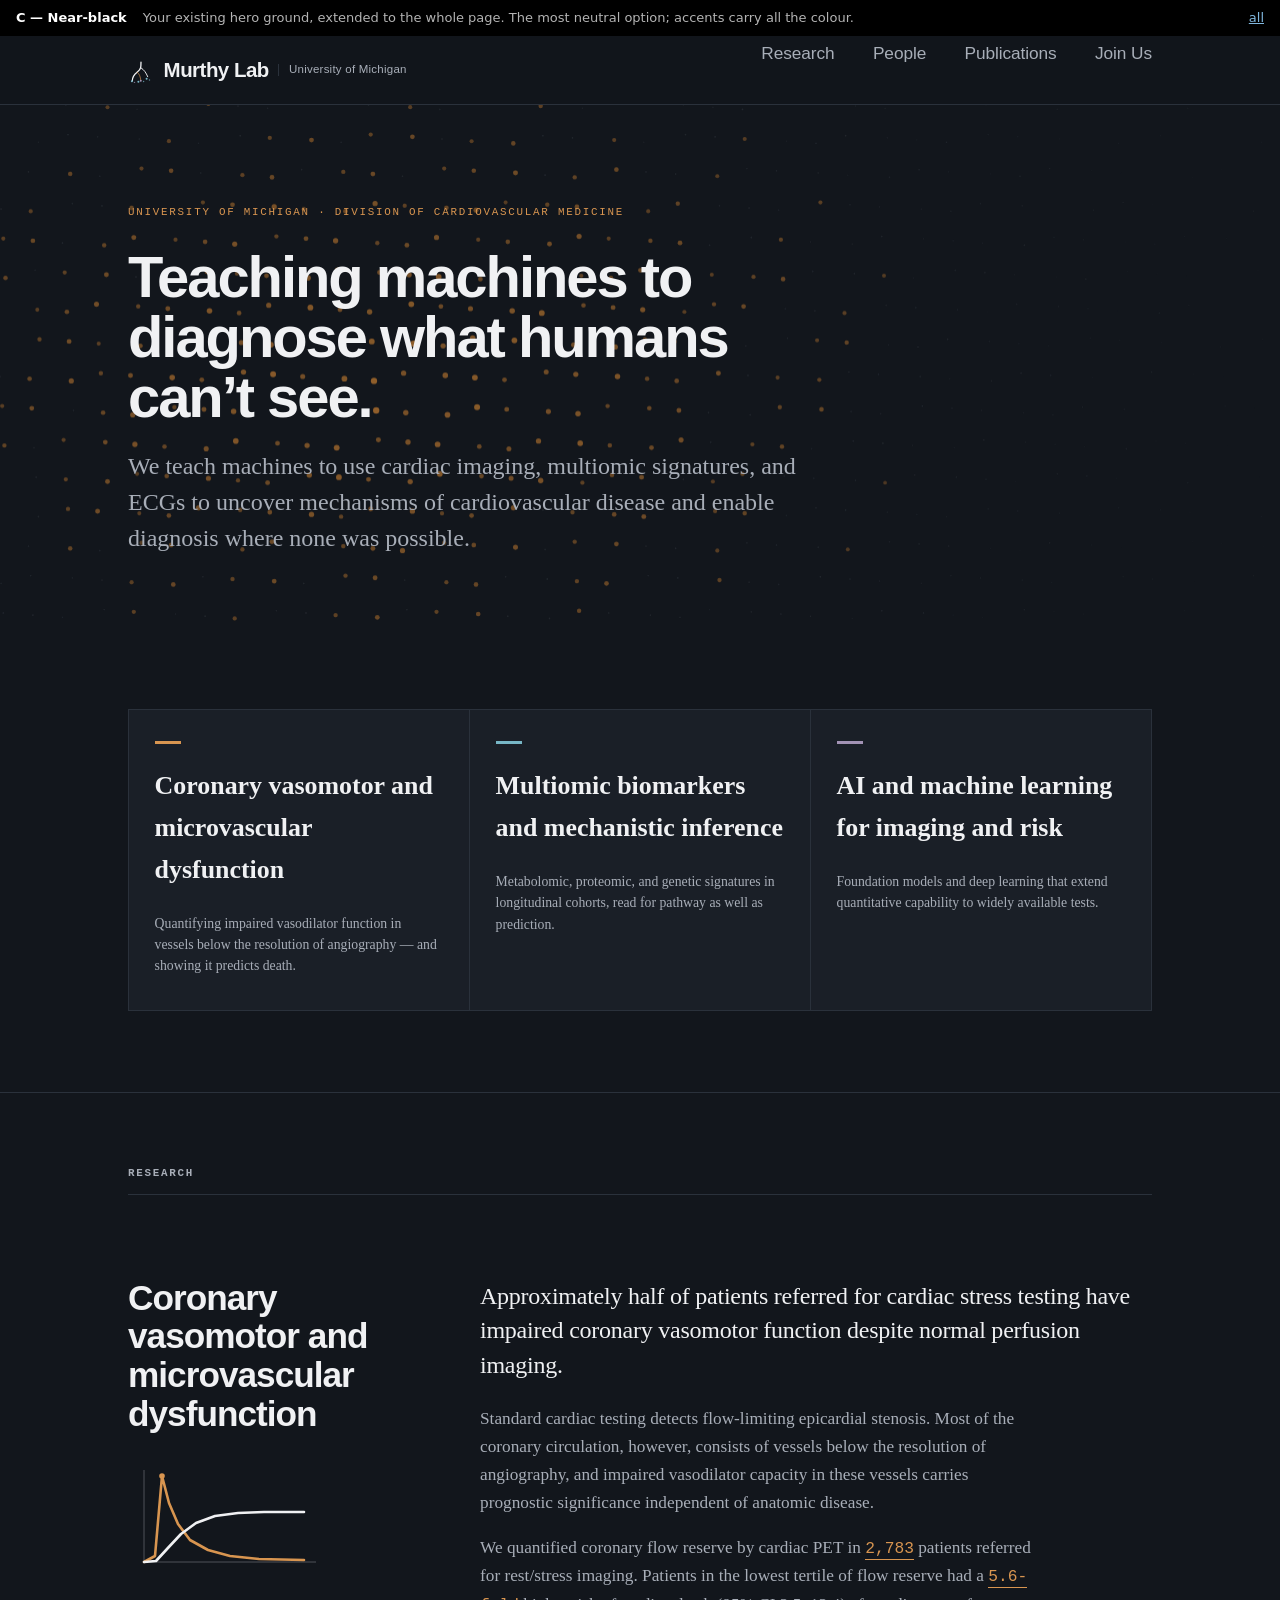
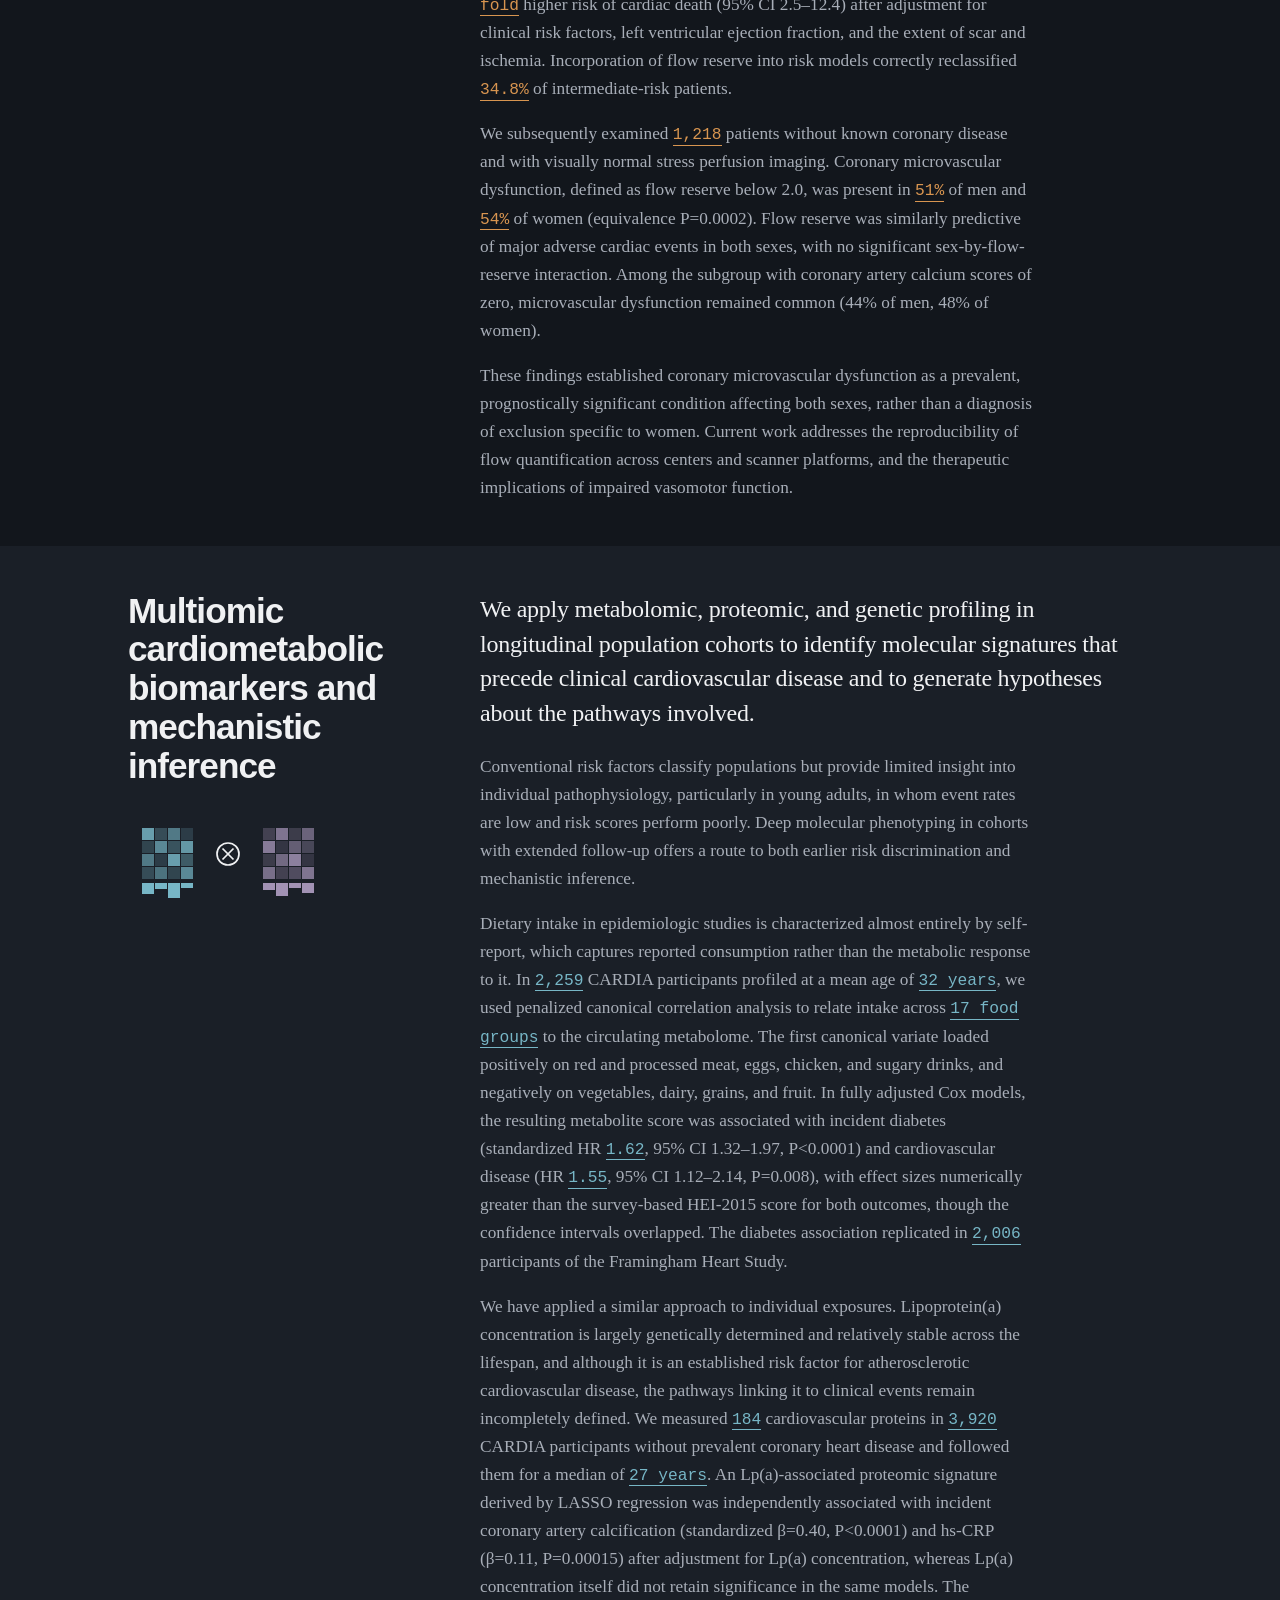
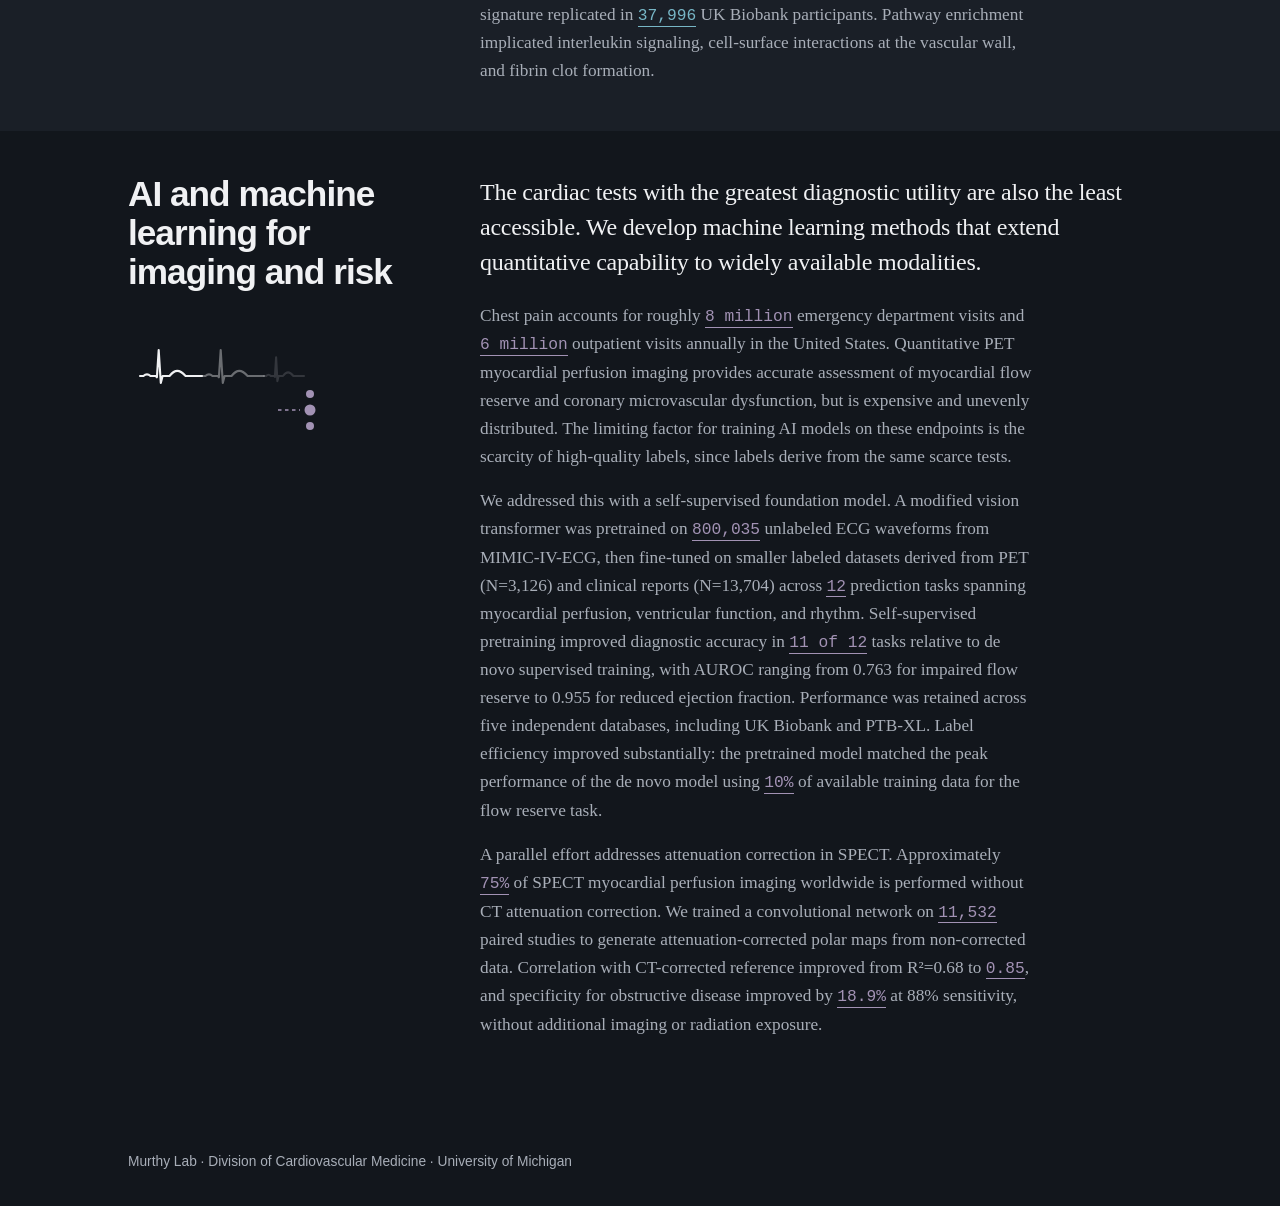
<file: docs/test/c-nearblack.html>
<!doctype html><html lang="en"><head>
<meta charset="utf-8">
<meta name="viewport" content="width=device-width,initial-scale=1">
<meta name="robots" content="noindex,nofollow">
<title>Murthy Lab &middot; University of Michigan</title>
<meta name="description" content="Cardiac imaging, multiomic signatures, and machine learning to uncover mechanisms of cardiovascular disease.">
<meta property="og:type" content="website">
<meta property="og:site_name" content="Murthy Lab">
<meta property="og:title" content="Murthy Lab · University of Michigan">
<meta property="og:description" content="Teaching machines to diagnose what humans can't see: cardiac imaging, multiomics, and machine learning.">
<meta property="og:url" content="https://murthylab.org/">
<meta property="og:image" content="https://murthylab.org/assets/img/og-card.png">
<meta property="og:image:width" content="1200">
<meta property="og:image:height" content="630">
<meta property="og:image:alt" content="Murthy Lab, University of Michigan">
<meta name="twitter:card" content="summary_large_image">
<meta name="twitter:title" content="Murthy Lab · University of Michigan">
<meta name="twitter:description" content="Teaching machines to diagnose what humans can't see: cardiac imaging, multiomics, and machine learning.">
<meta name="twitter:image" content="https://murthylab.org/assets/img/og-card.png">
<link rel="icon" href="[data-uri]" type="image/svg+xml">
<link rel="icon" href="/assets/img/favicon.ico" sizes="48x48">
<link rel="icon" href="/assets/img/favicon-32.png" type="image/png" sizes="32x32">
<link rel="apple-touch-icon" href="/assets/img/apple-touch-icon.png">
<style>
/* ============ tokens ============ */
:root{
  --ground:#12161C; --paper:#12161C; --ink:#F0F1F3; --ink-soft:#A8AEB8;
  --rule:#2A313B;
  --amber:#D89550;      /* perfusion   */
  --mark-amber:#D89550; --mark-cyan:#77B6C6; --mark-violet:#A292B4;
  --cyan:#77B6C6;       /* multiomics  */
  --violet:#A292B4;     /* ai/ml       */
  --measure:64ch;
  --step--1:clamp(.78rem,.74rem + .18vw,.86rem);
  --step-0:clamp(1rem,.96rem + .2vw,1.08rem);
  --step-1:clamp(1.25rem,1.15rem + .5vw,1.5rem);
  --step-2:clamp(1.6rem,1.4rem + 1vw,2.2rem);
  --step-3:clamp(2.2rem,1.7rem + 2.4vw,3.9rem);
  --display:"Inter","Helvetica Neue",-apple-system,BlinkMacSystemFont,sans-serif;
  --body:"Iowan Old Style","Charter","Georgia",serif;
  --mono:ui-monospace,"SF Mono",Menlo,Consolas,monospace;
}
*{box-sizing:border-box}
html{-webkit-text-size-adjust:100%;scroll-behavior:smooth}
body{margin:0;background:var(--paper);color:var(--ink);
  font-family:var(--body);font-size:var(--step-0);line-height:1.62;
  font-feature-settings:"kern","liga";-webkit-font-smoothing:antialiased}
a{color:inherit}
.wrap{max-width:1120px;margin:0 auto;padding:0 clamp(1.2rem,4vw,3rem)}

/* ============ nav ============ */
.nav{position:sticky;top:0;z-index:50;background:rgba(247,246,243,.93);
  backdrop-filter:blur(8px);border-bottom:1px solid var(--rule)}
.nav .wrap{display:flex;align-items:baseline;gap:2.4rem;height:68px}
.brand{font-family:var(--display);text-decoration:none;margin-right:auto;
  align-self:center;display:flex;align-items:center;gap:.6rem;line-height:1;color:var(--ink)}
.brand .mark{width:26px;height:26px;flex:0 0 26px;display:block}
.brand-name{font-weight:650;letter-spacing:-.025em;font-size:1.28rem}
.brand-inst{font-weight:400;font-size:.72rem;letter-spacing:.02em;color:var(--ink-soft);
  padding-left:.6rem;border-left:1px solid var(--rule);align-self:center}
.nav a.lnk{font-family:var(--display);font-size:var(--step-0);font-weight:500;
  letter-spacing:-.005em;text-decoration:none;color:#343B44;padding:.25rem 0;
  border-bottom:2px solid transparent;transition:color .15s,border-color .15s}
.nav a.lnk:hover,.nav a.lnk[aria-current]{color:var(--ink);border-bottom-color:var(--amber)}

/* ============ hero ============ */
.hero{background:var(--ground);color:var(--paper);position:relative;overflow:hidden;
  padding:clamp(4rem,11vh,8rem) 0 clamp(3.5rem,8vh,6rem)}
.hero .wrap{position:relative;z-index:2}
.hero h1{font-family:var(--display);font-weight:600;font-size:var(--step-3);
  line-height:1.04;letter-spacing:-.035em;margin:0 0 1.3rem;max-width:19ch}
.hero p.dek{max-width:56ch;color:#C6D2E0;font-size:var(--step-1);line-height:1.5;margin:0}
.eyebrow{font-family:var(--mono);font-size:.68rem;letter-spacing:.16em;
  text-transform:uppercase;color:var(--amber);margin:0 0 1.6rem}
#field{position:absolute;inset:0;width:100%;height:100%;z-index:1;opacity:.9}

/* ============ theme cards ============ */
.themes{padding:clamp(3.5rem,9vh,6rem) 0}
.tgrid{display:grid;gap:1px;background:var(--rule);
  grid-template-columns:repeat(auto-fit,minmax(258px,1fr));border:1px solid var(--rule)}
.tcard{background:var(--paper);padding:1.9rem 1.6rem 2.1rem;text-decoration:none;
  display:block;transition:background .18s}
.tcard:hover{background:#FCFBF9}
.tcard .mk{width:26px;height:3px;display:block;margin-bottom:1.1rem}
.tcard h3{font-family:var(--display);font-weight:600;font-size:var(--step-1);
  letter-spacing:-.02em;line-height:1.18;margin:0 0 .55rem}
.tcard p{margin:0;color:var(--ink-soft);font-size:var(--step--1);line-height:1.55}
.t1 .mk{background:var(--amber)} .t2 .mk{background:var(--cyan)} .t3 .mk{background:var(--violet)}

/* ============ sections ============ */
.sec{padding:clamp(3.2rem,8vh,5.5rem) 0;border-top:1px solid var(--rule)}
.sec-h{font-family:var(--mono);font-size:.68rem;letter-spacing:.16em;text-transform:uppercase;
  color:var(--ink-soft);margin:0 0 2.4rem;padding-bottom:.7rem;border-bottom:1px solid var(--rule)}
.res{display:grid;grid-template-columns:minmax(0,3fr) minmax(0,7fr);
  gap:clamp(1.5rem,5vw,4rem);margin-bottom:clamp(3rem,7vh,5rem)}
.res:last-child{margin-bottom:0}
.res h2{font-family:var(--display);font-weight:600;font-size:var(--step-2);
  letter-spacing:-.028em;line-height:1.1;margin:0}
.res .lede{font-size:var(--step-1);line-height:1.45;margin:0 0 1.4rem;
  max-width:var(--measure);letter-spacing:-.01em}
.res p{max-width:var(--measure);margin:0 0 1.05rem;color:#2B313A}
.res p:last-child{margin-bottom:0}
.stat{font-family:var(--mono);font-size:.94em;font-variant-numeric:tabular-nums;
  border-bottom:1px solid currentColor;padding-bottom:.5px}
.r1 .stat{color:#94591A} .r2 .stat{color:#2F6273} .r3 .stat{color:#584A66}

/* ============ people ============ */
.plist{display:grid;grid-template-columns:repeat(auto-fill,minmax(212px,1fr));gap:1.6rem 1.4rem}
.p{display:flex;gap:.85rem;align-items:center}
.av{width:44px;height:44px;flex:0 0 44px;border-radius:50%;background:#EAE6DE;
  display:grid;place-items:center;font-family:var(--mono);font-size:.72rem;
  color:var(--ink-soft);letter-spacing:.02em;overflow:hidden}
.av img{width:100%;height:100%;object-fit:cover}
.p .nm{font-family:var(--display);font-weight:550;font-size:var(--step--1);
  letter-spacing:-.01em;line-height:1.25;display:block}
.p .rl{font-size:.78rem;color:var(--ink-soft);line-height:1.35;display:block;margin-top:.12rem}
.p .nm a{text-decoration:none;border-bottom:1px solid transparent;transition:border-color .15s}
.p .nm a:hover,.p .nm a:focus-visible{border-bottom-color:var(--cyan)}
.pi{display:grid;grid-template-columns:auto minmax(0,1fr);gap:1.6rem;
  margin-bottom:2.6rem;padding-bottom:2.4rem;border-bottom:1px solid var(--rule);align-items:start}
.pi .av{width:92px;height:92px;flex-basis:92px;font-size:1.15rem}
.pi h2{font-family:var(--display);font-weight:600;font-size:var(--step-1);
  letter-spacing:-.02em;margin:0 0 .3rem}
.pi .titles{font-family:var(--display);font-size:var(--step--1);color:var(--ink-soft);
  margin:0 0 1rem;line-height:1.45}
.pi p.bio{max-width:var(--measure);margin:0}
.profile-links{margin:1.1rem 0 0;display:flex;flex-wrap:wrap;gap:.5rem .55rem}
.profile-links a{font-family:var(--display);font-size:.78rem;color:var(--ink-soft);
  text-decoration:none;border:1px solid var(--rule);border-radius:2px;
  padding:.24rem .6rem;transition:border-color .15s,color .15s}
.profile-links a:hover{color:var(--ink);border-color:#C4BEB2}
.sub{font-family:var(--mono);font-size:.66rem;letter-spacing:.15em;text-transform:uppercase;
  color:var(--ink-soft);margin:2.4rem 0 1.3rem}
.alumni{max-width:var(--measure);margin:0;color:#2B313A}

/* ============ publications ============ */
.pub-profiles{font-family:var(--display);font-size:var(--step--1);color:var(--ink-soft);
  margin:-1.4rem 0 1.8rem}
.pub-profiles a{color:var(--ink);text-decoration:none;border-bottom:1px solid var(--amber)}
.filters{display:flex;flex-wrap:wrap;gap:.45rem;margin-bottom:1.4rem}
.fb{font-family:var(--display);font-size:var(--step--1);background:none;cursor:pointer;
  border:1px solid var(--rule);padding:.4rem .85rem;border-radius:2px;color:var(--ink-soft);
  transition:all .15s}
.fb:hover{border-color:#C4BEB2}
.fb[aria-pressed="true"]{background:var(--ink);color:var(--paper);border-color:var(--ink)}
.fb .n{font-family:var(--mono);font-size:.72em;opacity:.65;margin-left:.4rem}
.count{font-family:var(--mono);font-size:.72rem;color:var(--ink-soft);margin:0 0 1.6rem}
.yr{font-family:var(--mono);font-size:.68rem;letter-spacing:.14em;color:var(--ink-soft);
  padding-top:1.5rem;border-top:1px solid var(--rule);margin-top:1.5rem}
.pub{padding:.85rem 0;border-bottom:1px solid #EDEAE4}
.pub .ti{display:block;font-size:.97rem;line-height:1.45;margin-bottom:.22rem;
  text-decoration:none;border-bottom:1px solid transparent}
.pub a.ti:hover{border-bottom-color:var(--amber)}
.pub .meta{font-size:.8rem;color:var(--ink-soft);line-height:1.45}
.pub .jr{font-style:italic}
.pub .dot{display:inline-block;width:5px;height:5px;border-radius:50%;margin-right:.45rem;
  vertical-align:.08em}
.d-vasomotor{background:var(--amber)} .d-multiomics{background:var(--cyan)} .d-ai{background:var(--violet)}

/* ============ footer ============ */
footer{background:var(--ground);color:#8A9199;padding:2.6rem 0;
  font-family:var(--display);font-size:var(--step--1)}
footer .wrap{display:flex;justify-content:space-between;gap:1rem;flex-wrap:wrap}
footer a{color:#B9C0C7}

@media(max-width:720px){
  .res{grid-template-columns:1fr}
  .res-head{position:static}
  .nav .wrap{gap:1.1rem}
  .brand-inst{display:none}
  .brand .mark{width:23px;height:23px;flex-basis:23px}
  .pi{grid-template-columns:1fr}
}
@media(prefers-reduced-motion:reduce){
  *{animation-duration:.01ms!important;transition-duration:.01ms!important}
}
:focus-visible{outline:2px solid var(--amber);outline-offset:3px}


/* --- U-M palette -------------------------------------------------- */

/* Second research section on a warm band. Painted with box-shadow rather
   than a pseudo-element: body carries background:var(--paper), so a
   z-index:-1 element would paint behind it and disappear in Firefox. */
.res{padding-block:clamp(2.4rem,5vh,3.6rem);margin-bottom:0}
.res.r2{background:#F1EEE7;
        box-shadow:0 0 0 100vmax #F1EEE7;
        clip-path:inset(0 -100vmax)}
.sec{padding-bottom:0}
@media (max-width:900px){.res{padding-block:2.2rem}}

/* Maize only ever on the blue ground - 9.9:1 there, 1.4:1 on white. */
.hero .stat{color:#FFCB05}
.site-footer a{color:#FFCB05}

/* Section eyebrows in blue rather than grey. */
.sec-h{color:#00274C;border-bottom-color:#00274C}

/* --- theme graphics ------------------------------------------------ */
/* .res is a two-column grid; .res-head holds the heading and its figure
   together in the sticky left column. */
.res-head{position:sticky;top:96px;align-self:start}
.res-head h2{position:static}
.res-fig{display:block;width:100%;max-width:200px;height:auto;margin-top:1.4rem;
         color:var(--ink)}
.res.r1 .res-fig{--tac-input:var(--amber)}
.res.r2 .res-fig{--cca-a:var(--cyan);--cca-b:var(--violet)}
.res.r3 .res-fig{--ai-node:var(--violet)}
@media (max-width:720px){
  .res-head{position:static}
  .res-fig{margin:1rem 0 .5rem;max-width:170px}
}

/* ============ join us ============ */
.join-lede{max-width:var(--measure);margin:0 0 1.2rem}
.join-intro{max-width:var(--measure);margin:0 0 .4rem;color:#2B313A}
.jlist{display:grid;gap:1.6rem}
.j h3{font-family:var(--display);font-weight:600;font-size:var(--step-1);
  letter-spacing:-.018em;line-height:1.25;margin:0 0 .4rem}
.j p{max-width:var(--measure);margin:0;color:#2B313A}
.join-apply{max-width:var(--measure);margin:0;color:#2B313A}


/* ============ section rhythm ============ */
/* .sec has symmetric padding, but the last child of a section is normally a
   paragraph with margin:0, so the space below the final line reads as smaller
   than the space above the heading. Add a consistent tail to every section
   rather than a bottom margin on each individual class. */
.sec > .wrap > :last-child{margin-bottom:0}
.sec > .wrap::after{content:"";display:block;height:1.6rem}
@media (max-width:720px){.sec > .wrap::after{height:1.1rem}}


/* ============ nav on small screens ============ */
/* The nav was a silent horizontal scroll strip (overflow-x:auto), so a fourth
   link simply ran off the edge with nothing to indicate it. Instead the row
   wraps. margin-right:auto on .brand would push the links to the right edge,
   so a wrapped link would sit far from the others; giving the brand the whole
   first row instead means the links form their own left-aligned row beneath
   it, and any wrap continues under Research rather than under Publications. */
@media (max-width:720px){
  .nav .wrap{flex-wrap:wrap;height:auto;align-items:center;
             padding-block:.65rem;row-gap:.5rem;justify-content:flex-start}
  .brand{margin-right:0;flex:0 0 100%}
  .nav a.lnk{font-size:.94rem}
}
@media (max-width:560px){
  .nav .wrap{gap:.9rem;row-gap:.5rem}
}

/* ============ theme figure animation ============ */
/* Each figure plays once when it scrolls into view. The JS adds .in to the
   <img>'s parent; nothing depends on the animation having run, so if the
   script never fires the figures simply show their finished state. */

/* Resting state = the finished drawing. Only elements inside .res-fig.armed
   are hidden, and .armed is set by script, so a no-JS visitor sees everything. */
.res-fig.armed .tac-input,
.res-fig.armed .tac-myo,
.res-fig.armed .ecg{stroke-dasharray:100;stroke-dashoffset:100}
.res-fig.armed .tac-peak,
.res-fig.armed .ai-node,
.res-fig.armed .ai-link{opacity:0}
.res-fig.armed .cca-a,
.res-fig.armed .cca-b,
.res-fig.armed .cca-axis{opacity:0}
.res-fig.armed .cca-bar{transform:scaleY(0);transform-origin:0 100%;
                        transform-box:fill-box}

/* --- theme 1: arterial input draws first, myocardium follows --- */
.res-fig.in .tac-input{animation:draw 1.05s cubic-bezier(.4,0,.3,1) forwards}
.res-fig.in .tac-myo{animation:draw 1.35s cubic-bezier(.4,0,.3,1) .28s forwards}
.res-fig.in .tac-peak{animation:fade .3s ease-out .42s forwards}

/* --- theme 2: diet block, then metabolites, then the shared axis --- */
.res-fig.in .cca-a{animation:fade .42s ease-out forwards}
.res-fig.in .cca-b{animation:fade .42s ease-out .38s forwards}
.res-fig.in .cca-axis{animation:fade .4s ease-out .82s forwards}
.res-fig.in .cca-bar{animation:grow .5s cubic-bezier(.3,0,.2,1) 1.02s forwards}

/* --- theme 3: complexes trace in sequence, then the model resolves --- */
.res-fig.in .ecg-1{animation:draw .62s linear forwards}
.res-fig.in .ecg-2{animation:draw .62s linear .5s forwards}
.res-fig.in .ecg-3{animation:draw .62s linear 1s forwards}
.res-fig.in .ai-link{animation:fade .35s ease-out 1.5s forwards}
.res-fig.in .ai-node-b{animation:fade .35s ease-out 1.72s forwards}
.res-fig.in .ai-node-a,
.res-fig.in .ai-node-c{animation:fade .35s ease-out 1.88s forwards}

@keyframes draw{to{stroke-dashoffset:0}}
@keyframes fade{to{opacity:1}}
@keyframes grow{to{transform:scaleY(1)}}

/* Anyone who has asked for less motion gets the finished figure immediately. */
@media (prefers-reduced-motion:reduce){
  .res-fig.armed .tac-input,.res-fig.armed .tac-myo,.res-fig.armed .ecg{
    stroke-dasharray:none;stroke-dashoffset:0}
  .res-fig.armed .tac-peak,.res-fig.armed .ai-node,.res-fig.armed .ai-link,
  .res-fig.armed .cca-a,.res-fig.armed .cca-b,.res-fig.armed .cca-axis{opacity:1}
  .res-fig.armed .cca-bar{transform:none}
  .res-fig.in *{animation:none !important}
}


/* ---- whole-page dark: C — Near-black ---- */
.nav{background:#12161Cee;border-bottom-color:#2A313B}
.nav a.lnk{color:#A8AEB8}
.nav a.lnk:hover,.nav a.lnk[aria-current]{color:#F0F1F3}
.hero{background:#12161C;color:var(--ink)}
.hero p.dek{color:#A8AEB8}
.res.r2{background:#1A1F27;box-shadow:0 0 0 100vmax #1A1F27;
        clip-path:inset(0 -100vmax)}
.res p{color:#A8AEB8}
.res .lede{color:#F0F1F3}
.tcard{background:#1A1F27;border-color:#2A313B}
.tcard:hover{background:#2A313B}
.tcard p{color:#A8AEB8}
.p .rl{color:#A8AEB8}
.av{background:#1A1F27;color:#A8AEB8}
.sec-h{color:#A8AEB8;border-bottom-color:#2A313B}
.sub{color:#A8AEB8}
.alumni,.join-intro,.j p,.join-apply{color:#A8AEB8}
.profile-links a{border-color:#2A313B;color:#A8AEB8}
.profile-links a:hover{color:#F0F1F3;border-color:#A8AEB8}
.pub{border-bottom-color:#2A313B}
.pub .jr,.pub-profiles,.count{color:#A8AEB8}
.hero .stat{color:#D89550}
.r1 .stat{color:#D89550} .r2 .stat{color:#77B6C6} .r3 .stat{color:#A292B4}
footer{background:#12161C;border-top-color:#2A313B}
footer span{color:#A8AEB8}

</style>
<script type="application/ld+json">
{
  "@context": "https://schema.org",
  "@graph": [
    {
      "@type": "ResearchOrganization",
      "@id": "https://murthylab.org/#lab",
      "name": "Murthy Lab",
      "url": "https://murthylab.org",
      "logo": "https://murthylab.org/assets/img/og-card.png",
      "parentOrganization": {
        "@type": "CollegeOrUniversity",
        "name": "University of Michigan",
        "url": "https://umich.edu"
      },
      "department": {
        "@type": "Organization",
        "name": "Division of Cardiovascular Medicine"
      },
      "address": {
        "@type": "PostalAddress",
        "streetAddress": "1338 Cardiovascular Center",
        "addressLocality": "Ann Arbor",
        "addressRegion": "MI",
        "postalCode": "48109",
        "addressCountry": "US"
      },
      "founder": { "@id": "https://murthylab.org/#murthy" },
      "knowsAbout": [
        "Cardiac positron emission tomography",
        "Coronary microvascular dysfunction",
        "Coronary flow reserve",
        "Metabolomics",
        "Proteomics",
        "Cardiometabolic disease",
        "Machine learning in cardiovascular medicine",
        "Electrocardiography"
      ]
    },
    {
      "@type": "Person",
      "@id": "https://murthylab.org/#murthy",
      "name": "Venkatesh L. Murthy",
      "givenName": "Venkatesh",
      "familyName": "Murthy",
      "honorificSuffix": "MD, PhD",
      "jobTitle": "Professor of Internal Medicine and Radiology",
      "identifier": {
        "@type": "PropertyValue",
        "propertyID": "ORCID",
        "value": "https://orcid.org/0000-0002-7901-1321"
      },
      "sameAs": [
        "https://orcid.org/0000-0002-7901-1321",
        "https://scholar.google.com/citations?user=nNET6osAAAAJ",
        "https://midas.umich.edu/directory/venkatesh-murthy/"
      ],
      "affiliation": { "@id": "https://murthylab.org/#lab" },
      "worksFor": {
        "@type": "CollegeOrUniversity",
        "name": "University of Michigan"
      }
    },
    {
      "@type": "WebSite",
      "@id": "https://murthylab.org/#website",
      "url": "https://murthylab.org",
      "name": "Murthy Lab",
      "publisher": { "@id": "https://murthylab.org/#lab" }
    }
  ]
}
</script>
</head><body><div style="position:sticky;top:0;z-index:9999;background:#000;color:#fff;font:13px/1.4 system-ui,sans-serif;padding:.55rem 1rem;display:flex;gap:1rem;align-items:baseline;flex-wrap:wrap"><strong style="flex:0 0 auto">C — Near-black</strong><span style="opacity:.7;flex:1 1 14rem">Your existing hero ground, extended to the whole page. The most neutral option; accents carry all the colour.</span><a href="index.html" style="margin-left:auto;color:#7FB6DD;flex:0 0 auto">all</a></div>
<nav class="nav"><div class="wrap">
<a class="brand" href="#"><svg class="mark" viewBox="0 0 120 120" aria-hidden="true" focusable="false"><g fill="none" stroke-linecap="round"><path d="M60 24 C60 48 60 56 42 70 C26 82 20 93 20 110" stroke="currentColor" stroke-width="6"/><path d="M60 50 C75 60 83 72 91 91" stroke="currentColor" stroke-width="4.3"/><path d="M42 70 C54 80 57 91 59 108" stroke="var(--mark-amber)" stroke-width="3.1"/></g><g fill="var(--mark-cyan)"><circle cx="18" cy="112" r="4.6"/><circle cx="48" cy="114" r="4.6"/><circle cx="86" cy="100" r="4.6"/></g><g fill="var(--mark-cyan)" fill-opacity=".7"><circle cx="72" cy="113" r="3.3"/><circle cx="99" cy="106" r="3.3"/></g><g fill="var(--mark-violet)"><circle cx="59" cy="110" r="4.6"/><circle cx="30" cy="118" r="3.3" fill-opacity=".7"/></g></svg><span class="brand-name">Murthy Lab</span><span class="brand-inst">University of Michigan</span></a>
<a class="lnk" href="#research">Research</a>
<a class="lnk" href="#">People</a>
<a class="lnk" href="#">Publications</a>
<a class="lnk" href="#">Join Us</a>
</div></nav>
<header class="hero">
<canvas id="field" aria-hidden="true"></canvas>
<div class="wrap">
<p class="eyebrow">University of Michigan &middot; Division of Cardiovascular Medicine</p>
<h1>Teaching machines to diagnose what humans can&rsquo;t see.</h1>
<p class="dek">We teach machines to use cardiac imaging, multiomic signatures, and ECGs to uncover
mechanisms of cardiovascular disease and enable diagnosis where none was possible.</p>
</div></header>

<section class="themes"><div class="wrap"><div class="tgrid"><a class="tcard t1" href="#r1"><span class="mk"></span><h2>Coronary vasomotor and microvascular dysfunction</h2><p>Quantifying impaired vasodilator function in vessels below the resolution of angiography — and showing it predicts death.</p></a>
<a class="tcard t2" href="#r2"><span class="mk"></span><h2>Multiomic biomarkers and mechanistic inference</h2><p>Metabolomic, proteomic, and genetic signatures in longitudinal cohorts, read for pathway as well as prediction.</p></a>
<a class="tcard t3" href="#r3"><span class="mk"></span><h2>AI and machine learning for imaging and risk</h2><p>Foundation models and deep learning that extend quantitative capability to widely available tests.</p></a></div></div></section>

<section class="sec" id="research"><div class="wrap">
<h2 class="sec-h">Research</h2>
<div class="res r1" id="r1"><div class="res-head"><h2>Coronary vasomotor and microvascular dysfunction</h2><svg class="res-fig" xmlns="http://www.w3.org/2000/svg" viewBox="0 0 200 130" width="200" height="130" role="img" aria-labelledby="t1-t1 t1-d1">
<title id="t1-t1">Cardiac PET time-activity curves</title>
<desc id="t1-d1">Arterial input function peaking early and clearing, with slower myocardial uptake rising to a plateau.</desc>
<line x1="16" y1="106" x2="188" y2="106" stroke="currentColor" stroke-width="1" opacity=".28"/>
<line x1="16" y1="14" x2="16" y2="106" stroke="currentColor" stroke-width="1" opacity=".28"/>
<path class="tac-input" d="M16 106 L27 100 L34 20 L41 47 L50 68 L62 84 L80 94 L102 100 L131 103 L176 104"
      fill="none" stroke="var(--tac-input,#C87F32)" stroke-width="2.6" stroke-linejoin="round" stroke-linecap="round"
      pathLength="100"/>
<path class="tac-myo" d="M16 106 L28 105 L39 93 L53 78 L68 67 L87 60 L110 57 L136 56 L159 56 L176 56"
      fill="none" stroke="currentColor" stroke-width="2.6" stroke-linejoin="round" stroke-linecap="round"
      pathLength="100"/>
<circle class="tac-peak" cx="34" cy="20" r="2.8" fill="var(--tac-input,#C87F32)"/>
</svg></div><div><p class="lede">Approximately half of patients referred for cardiac stress testing have impaired coronary vasomotor function despite normal perfusion imaging.</p><p>Standard cardiac testing detects flow-limiting epicardial stenosis. Most of the coronary
  circulation, however, consists of vessels below the resolution of angiography, and impaired
  vasodilator capacity in these vessels carries prognostic significance independent of anatomic
  disease.</p><p>We quantified coronary flow reserve by cardiac PET in <span class="stat">2,783</span> patients
  referred for rest/stress imaging. Patients in the lowest tertile of flow reserve had a
  <span class="stat">5.6-fold</span> higher risk of cardiac death (95% CI 2.5&ndash;12.4) after adjustment for
  clinical risk factors, left ventricular ejection fraction, and the extent of scar and ischemia.
  Incorporation of flow reserve into risk models correctly reclassified <span class="stat">34.8%</span>
  of intermediate-risk patients.</p><p>We subsequently examined <span class="stat">1,218</span> patients without known coronary disease and
  with visually normal stress perfusion imaging. Coronary microvascular dysfunction, defined as flow
  reserve below 2.0, was present in <span class="stat">51%</span> of men and <span class="stat">54%</span>
  of women (equivalence P=0.0002). Flow reserve was similarly predictive of major adverse cardiac events
  in both sexes, with no significant sex-by-flow-reserve interaction. Among the subgroup with coronary
  artery calcium scores of zero, microvascular dysfunction remained common (44% of men, 48% of women).</p><p>These findings established coronary microvascular dysfunction as a prevalent, prognostically
  significant condition affecting both sexes, rather than a diagnosis of exclusion specific to women.
  Current work addresses the reproducibility of flow quantification across centers and scanner platforms,
  and the therapeutic implications of impaired vasomotor function.</p></div></div><div class="res r2" id="r2"><div class="res-head"><h2>Multiomic cardiometabolic biomarkers and mechanistic inference</h2><svg class="res-fig" xmlns="http://www.w3.org/2000/svg" viewBox="0 0 200 130" width="200" height="130" role="img" aria-labelledby="t2-t2 t2-d2">
<title id="t2-t2">Canonical correlation of two data blocks</title>
<desc id="t2-d2">A block of dietary exposures and a block of metabolite levels resolved onto a single shared axis, with loadings shown as marginal bars.</desc>
<g class="cca-a" fill="var(--cca-a,#3E7C8C)">
<rect x="14" y="20" width="12" height="12" opacity=".85"/><rect x="27" y="20" width="12" height="12" opacity=".3"/>
<rect x="40" y="20" width="12" height="12" opacity=".6"/><rect x="53" y="20" width="12" height="12" opacity=".2"/>
<rect x="14" y="33" width="12" height="12" opacity=".25"/><rect x="27" y="33" width="12" height="12" opacity=".7"/>
<rect x="40" y="33" width="12" height="12" opacity=".35"/><rect x="53" y="33" width="12" height="12" opacity=".8"/>
<rect x="14" y="46" width="12" height="12" opacity=".6"/><rect x="27" y="46" width="12" height="12" opacity=".2"/>
<rect x="40" y="46" width="12" height="12" opacity=".85"/><rect x="53" y="46" width="12" height="12" opacity=".4"/>
<rect x="14" y="59" width="12" height="12" opacity=".3"/><rect x="27" y="59" width="12" height="12" opacity=".55"/>
<rect x="40" y="59" width="12" height="12" opacity=".25"/><rect x="53" y="59" width="12" height="12" opacity=".7"/>
<rect class="cca-bar" x="14" y="75" width="12" height="11"/><rect class="cca-bar" x="27" y="75" width="12" height="6"/>
<rect class="cca-bar" x="40" y="75" width="12" height="15"/><rect class="cca-bar" x="53" y="75" width="12" height="5"/>
</g>
<circle class="cca-axis" cx="100" cy="46" r="11" fill="none" stroke="currentColor" stroke-width="1.7"/>
<line class="cca-axis" x1="94.5" y1="40.5" x2="105.5" y2="51.5" stroke="currentColor" stroke-width="1.7"/>
<line class="cca-axis" x1="105.5" y1="40.5" x2="94.5" y2="51.5" stroke="currentColor" stroke-width="1.7"/>
<g class="cca-b" fill="var(--cca-b,#6B5B7B)">
<rect x="135" y="20" width="12" height="12" opacity=".3"/><rect x="148" y="20" width="12" height="12" opacity=".75"/>
<rect x="161" y="20" width="12" height="12" opacity=".25"/><rect x="174" y="20" width="12" height="12" opacity=".6"/>
<rect x="135" y="33" width="12" height="12" opacity=".8"/><rect x="148" y="33" width="12" height="12" opacity=".2"/>
<rect x="161" y="33" width="12" height="12" opacity=".55"/><rect x="174" y="33" width="12" height="12" opacity=".35"/>
<rect x="135" y="46" width="12" height="12" opacity=".25"/><rect x="148" y="46" width="12" height="12" opacity=".65"/>
<rect x="161" y="46" width="12" height="12" opacity=".85"/><rect x="174" y="46" width="12" height="12" opacity=".2"/>
<rect x="135" y="59" width="12" height="12" opacity=".7"/><rect x="148" y="59" width="12" height="12" opacity=".3"/>
<rect x="161" y="59" width="12" height="12" opacity=".4"/><rect x="174" y="59" width="12" height="12" opacity=".75"/>
<rect class="cca-bar" x="135" y="75" width="12" height="7"/><rect class="cca-bar" x="148" y="75" width="12" height="13"/>
<rect class="cca-bar" x="161" y="75" width="12" height="5"/><rect class="cca-bar" x="174" y="75" width="12" height="10"/>
</g>
</svg></div><div><p class="lede">We apply metabolomic, proteomic, and genetic profiling in longitudinal population cohorts to identify molecular signatures that precede clinical cardiovascular disease and to generate hypotheses about the pathways involved.</p><p>Conventional risk factors classify populations but provide limited insight into individual
  pathophysiology, particularly in young adults, in whom event rates are low and risk scores perform
  poorly. Deep molecular phenotyping in cohorts with extended follow-up offers a route to both earlier
  risk discrimination and mechanistic inference.</p><p>Dietary intake in epidemiologic studies is characterized almost entirely by self-report, which
  captures reported consumption rather than the metabolic response to it. In <span class="stat">2,259</span>
  CARDIA participants profiled at a mean age of <span class="stat">32 years</span>, we used penalized
  canonical correlation analysis to relate intake across <span class="stat">17 food groups</span> to the
  circulating metabolome. The first canonical variate loaded positively on red and processed meat, eggs,
  chicken, and sugary drinks, and negatively on vegetables, dairy, grains, and fruit. In fully adjusted Cox
  models, the resulting metabolite score was associated with incident diabetes (standardized HR
  <span class="stat">1.62</span>, 95% CI 1.32&ndash;1.97, P&lt;0.0001) and cardiovascular disease (HR
  <span class="stat">1.55</span>, 95% CI 1.12&ndash;2.14, P=0.008), with effect sizes numerically greater
  than the survey-based HEI-2015 score for both outcomes, though the confidence intervals overlapped. The
  diabetes association replicated in <span class="stat">2,006</span> participants of the Framingham Heart
  Study.</p><p>We have applied a similar approach to individual exposures. Lipoprotein(a)
  concentration is largely genetically determined and relatively stable across the lifespan, and although
  it is an established risk factor for atherosclerotic cardiovascular disease, the pathways linking it to
  clinical events remain incompletely defined. We measured <span class="stat">184</span> cardiovascular
  proteins in <span class="stat">3,920</span> CARDIA participants without prevalent coronary heart disease
  and followed them for a median of <span class="stat">27 years</span>. An Lp(a)-associated proteomic
  signature derived by LASSO regression was independently associated with incident coronary artery
  calcification (standardized &beta;=0.40, P&lt;0.0001) and hs-CRP (&beta;=0.11, P=0.00015) after adjustment
  for Lp(a) concentration, whereas Lp(a) concentration itself did not retain significance in the same
  models. The signature replicated in <span class="stat">37,996</span> UK Biobank participants. Pathway
  enrichment implicated interleukin signaling, cell-surface interactions at the vascular wall, and fibrin
  clot formation.</p></div></div><div class="res r3" id="r3"><div class="res-head"><h2>AI and machine learning for imaging and risk</h2><svg class="res-fig" xmlns="http://www.w3.org/2000/svg" viewBox="0 0 200 130" width="200" height="130" role="img" aria-labelledby="t3-t3 t3-d3">
<title id="t3-t3">Waveform to physiologic estimate</title>
<desc id="t3-d3">Successive ECG complexes receding into the distance, passed through a model to yield an estimate of coronary flow reserve.</desc>
<path class="ecg ecg-1" pathLength="100" d="M12.0 62.0 L15.4 62.0 Q19.0 58.6 22.5 62.0 L27.8 62.0 L28.9 63.3 L30.7 36.0 L32.8 69.0 L34.6 62.0 L41.5 62.0 C47.0 55.2 51.4 55.2 57.6 62.0 L74.0 62.0"
      fill="none" stroke="currentColor" stroke-width="2.1"
      stroke-linejoin="round" stroke-linecap="round"/>
<path class="ecg ecg-2" pathLength="100" d="M74.0 62.0 L77.4 62.0 Q81.0 58.6 84.5 62.0 L89.8 62.0 L90.9 63.3 L92.7 36.0 L94.8 69.0 L96.6 62.0 L103.5 62.0 C109.0 55.2 113.4 55.2 119.6 62.0 L136.0 62.0"
      fill="none" stroke="currentColor" stroke-width="2.1"
      stroke-linejoin="round" stroke-linecap="round" opacity=".40"/>
<path class="ecg ecg-3" pathLength="100" d="M136.0 62.0 L138.2 62.0 Q140.5 59.6 142.8 62.0 L146.2 62.0 L146.9 62.9 L148.1 43.3 L149.4 67.1 L150.6 62.0 L155.0 62.0 C158.6 57.1 161.4 57.1 165.4 62.0 L176.0 62.0"
      fill="none" stroke="currentColor" stroke-width="2.1"
      stroke-linejoin="round" stroke-linecap="round" opacity=".15"/>
<line class="ai-link" x1="150" y1="96" x2="172" y2="96" stroke="var(--ai-node,#6B5B7B)" stroke-width="1.5" stroke-dasharray="3.5 3.5"/>
<circle class="ai-node ai-node-a" cx="182" cy="80" r="4" fill="var(--ai-node,#6B5B7B)" opacity=".3"/>
<circle class="ai-node ai-node-b" cx="182" cy="96" r="5.5" fill="var(--ai-node,#6B5B7B)"/>
<circle class="ai-node ai-node-c" cx="182" cy="112" r="4" fill="var(--ai-node,#6B5B7B)" opacity=".3"/>
</svg></div><div><p class="lede">The cardiac tests with the greatest diagnostic utility are also the least accessible. We develop machine learning methods that extend quantitative capability to widely available modalities.</p><p>Chest pain accounts for roughly <span class="stat">8 million</span> emergency department visits and
  <span class="stat">6 million</span> outpatient visits annually in the United States. Quantitative PET
  myocardial perfusion imaging provides accurate assessment of myocardial flow reserve and coronary
  microvascular dysfunction, but is expensive and unevenly distributed. The limiting factor for training
  AI models on these endpoints is the scarcity of high-quality labels, since labels derive from the same
  scarce tests.</p><p>We addressed this with a self-supervised foundation model. A modified vision transformer was
  pretrained on <span class="stat">800,035</span> unlabeled ECG waveforms from MIMIC-IV-ECG, then
  fine-tuned on smaller labeled datasets derived from PET (N=3,126) and clinical reports (N=13,704)
  across <span class="stat">12</span> prediction tasks spanning myocardial perfusion, ventricular
  function, and rhythm. Self-supervised pretraining improved diagnostic accuracy in
  <span class="stat">11 of 12</span> tasks relative to de novo supervised training, with AUROC ranging
  from 0.763 for impaired flow reserve to 0.955 for reduced ejection fraction. Performance was retained
  across five independent databases, including UK Biobank and PTB-XL. Label efficiency improved
  substantially: the pretrained model matched the peak performance of the de novo model using
  <span class="stat">10%</span> of available training data for the flow reserve task.</p><p>A parallel effort addresses attenuation correction in SPECT. Approximately
  <span class="stat">75%</span> of SPECT myocardial perfusion imaging worldwide is performed without CT
  attenuation correction. We trained a convolutional network on <span class="stat">11,532</span> paired
  studies to generate attenuation-corrected polar maps from non-corrected data. Correlation with
  CT-corrected reference improved from R&sup2;=0.68 to <span class="stat">0.85</span>, and specificity for
  obstructive disease improved by <span class="stat">18.9%</span> at 88% sensitivity, without additional
  imaging or radiation exposure.</p></div></div>
</div></section>
<footer><div class="wrap">
<span>Murthy Lab &middot; Division of Cardiovascular Medicine &middot; University of Michigan</span>
</div></footer>
<script>
/* Flow-reserve field.
   A lattice of vessels. Most sit below the threshold of detection; a subset
   resolve. Literal to the science: signal that standard tools cannot see. */
(function () {
  var c = document.getElementById('field');
  if (!c) return;
  var ctx = c.getContext('2d');
  var reduce = window.matchMedia('(prefers-reduced-motion: reduce)').matches;
  var pts = [], raf = null, t0 = null;

  function build() {
    var dpr = Math.min(window.devicePixelRatio || 1, 2);
    var w = c.clientWidth, h = c.clientHeight;
    c.width = w * dpr; c.height = h * dpr;
    ctx.setTransform(dpr, 0, 0, dpr, 0, 0);

    pts = [];
    var gap = w < 640 ? 26 : 34;
    var cols = Math.ceil(w / gap), rows = Math.ceil(h / gap);
    for (var i = 0; i <= cols; i++) {
      for (var j = 0; j <= rows; j++) {
        // radial falloff from a focus point, jittered — perfusion-like
        var x = i * gap + (((i * 7 + j * 13) % 11) - 5) * 1.1;
        var y = j * gap + (((i * 11 + j * 5) % 9) - 4) * 1.1;
        var dx = (x - w * 0.30) / (w * 0.62);
        var dy = (y - h * 0.52) / (h * 0.92);
        var d = Math.sqrt(dx * dx + dy * dy);
        var reserve = Math.max(0, 1 - d * 0.92) + (((i * 31 + j * 17) % 100) / 100 - 0.5) * 0.34;
        pts.push({
          x: x, y: y,
          r: reserve,                       // "flow reserve" 0..1
          delay: 220 + d * 900 + ((i * 3 + j * 7) % 13) * 45
        });
      }
    }
  }

  function draw(ts) {
    if (t0 === null) t0 = ts;
    var el = ts - t0;
    var w = c.clientWidth, h = c.clientHeight;
    ctx.clearRect(0, 0, w, h);

    for (var k = 0; k < pts.length; k++) {
      var p = pts[k];
      var prog = reduce ? 1 : Math.min(1, Math.max(0, (el - p.delay) / 850));
      if (prog <= 0) continue;
      var ease = 1 - Math.pow(1 - prog, 3);

      // below-threshold points stay faint; above-threshold resolve to amber
      var above = p.r > 0.52;
      var a = above ? (0.10 + p.r * 0.62) * ease : (0.05 + p.r * 0.13) * ease;
      var rad = above ? 1.0 + p.r * 2.0 : 0.85;

      ctx.beginPath();
      ctx.arc(p.x, p.y, rad * (0.55 + 0.45 * ease), 0, 6.2832);
      ctx.fillStyle = above
        ? 'rgba(200,127,50,' + a.toFixed(3) + ')'
        : 'rgba(190,200,212,' + a.toFixed(3) + ')';
      ctx.fill();
    }

    if (!reduce && el < 4200) raf = requestAnimationFrame(draw);
  }

  function start() {
    if (raf) cancelAnimationFrame(raf);
    t0 = null; build();
    raf = requestAnimationFrame(draw);
  }

  var rz;
  window.addEventListener('resize', function () {
    clearTimeout(rz); rz = setTimeout(start, 180);
  });
  start();
})();

</script>
<script>
/* Play each theme figure once, when it first scrolls into view.
   The figures are inert without this: main.css only hides parts of a figure
   that carries .armed, and .armed is added here. If this script fails to load
   or IntersectionObserver is missing, every figure renders complete. */
(function () {
  var figs = document.querySelectorAll('svg.res-fig');
  if (!figs.length) return;

  // Arm the figures from script, never from the markup: if this file fails to
  // load, nothing is hidden and every figure renders complete.
  function arm() { figs.forEach(function (f) { f.classList.add('armed'); }); }

  // Anyone who has asked for reduced motion sees the finished state, no
  // observer, no animation.
  var still = window.matchMedia && window.matchMedia('(prefers-reduced-motion: reduce)');
  if (still && still.matches) return;          // leave them unarmed = complete
  if (!('IntersectionObserver' in window)) return;

  arm();

  var io = new IntersectionObserver(function (entries) {
    entries.forEach(function (e) {
      if (!e.isIntersecting) return;
      e.target.classList.add('in');
      io.unobserve(e.target);   // once only
    });
  }, { threshold: 0.35, rootMargin: '0px 0px -8% 0px' });

  figs.forEach(function (f) { io.observe(f); });
})();

</script>
</body></html>
</file>
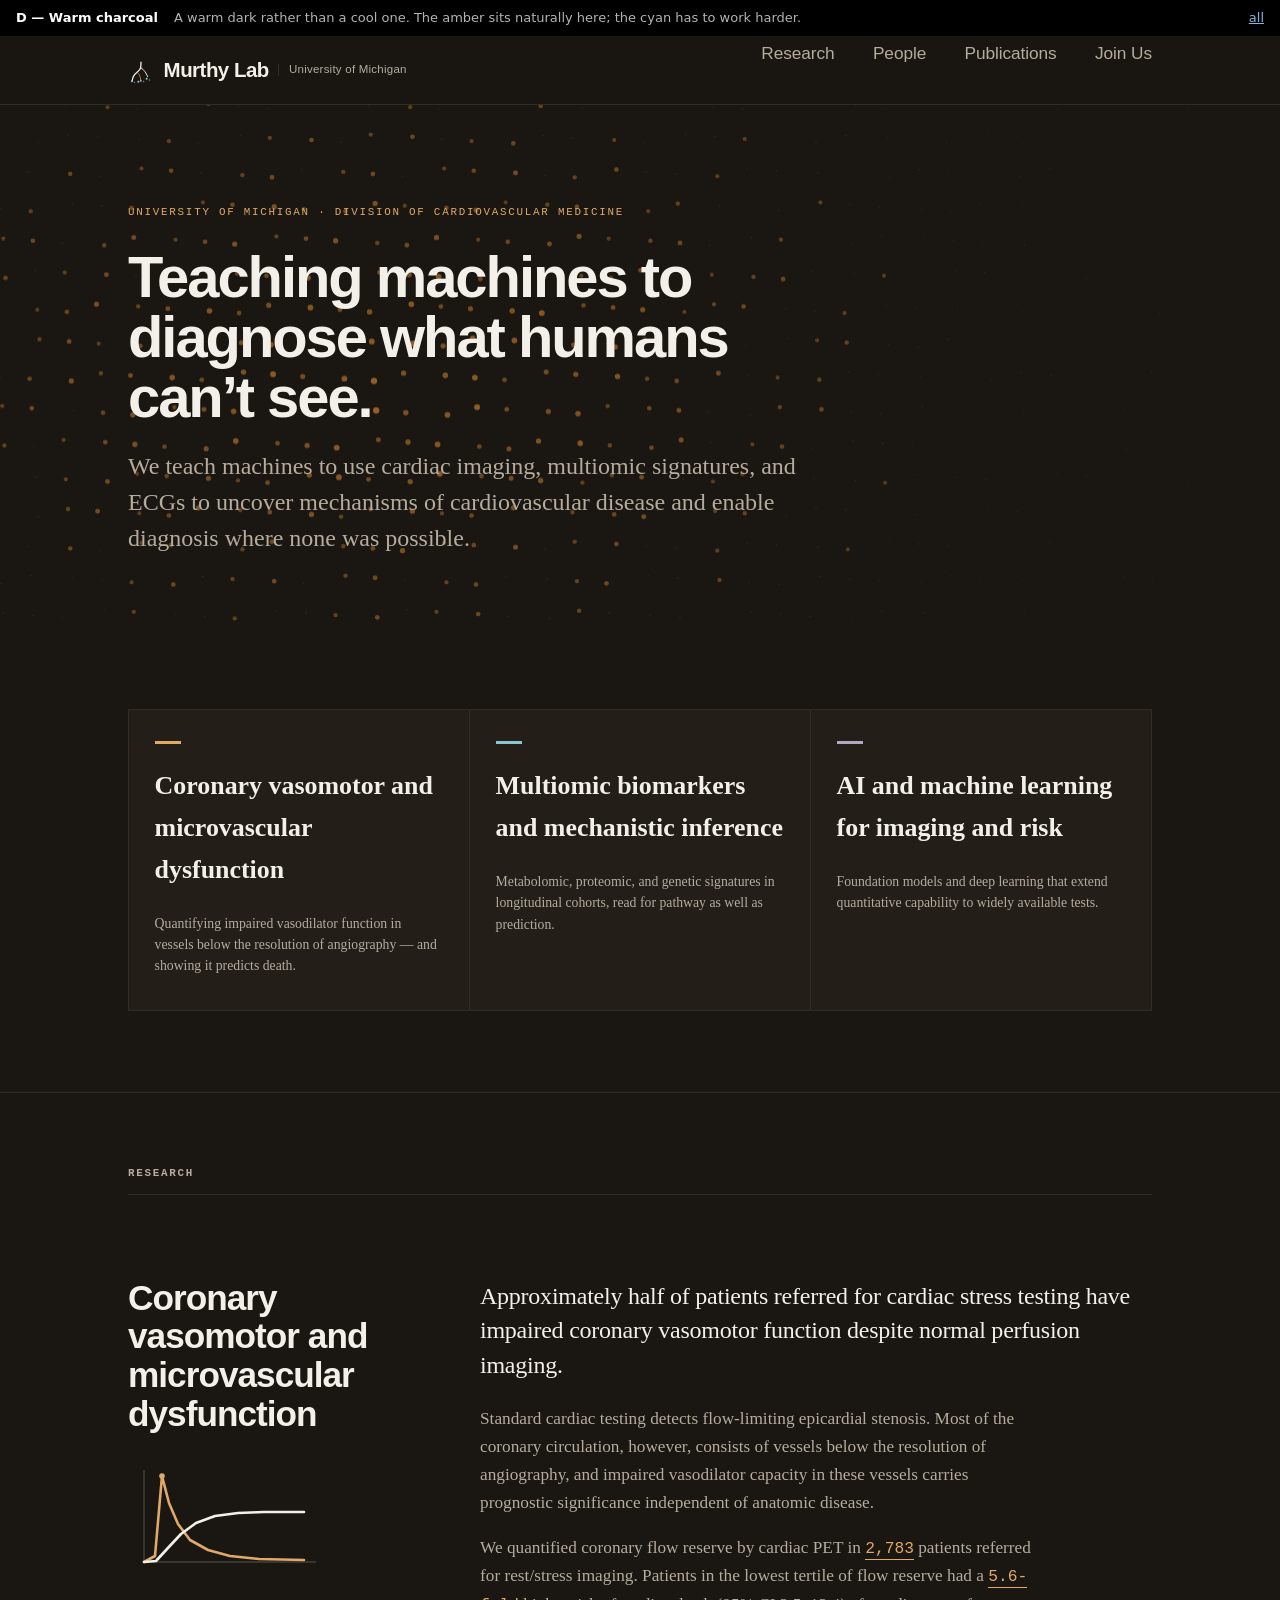
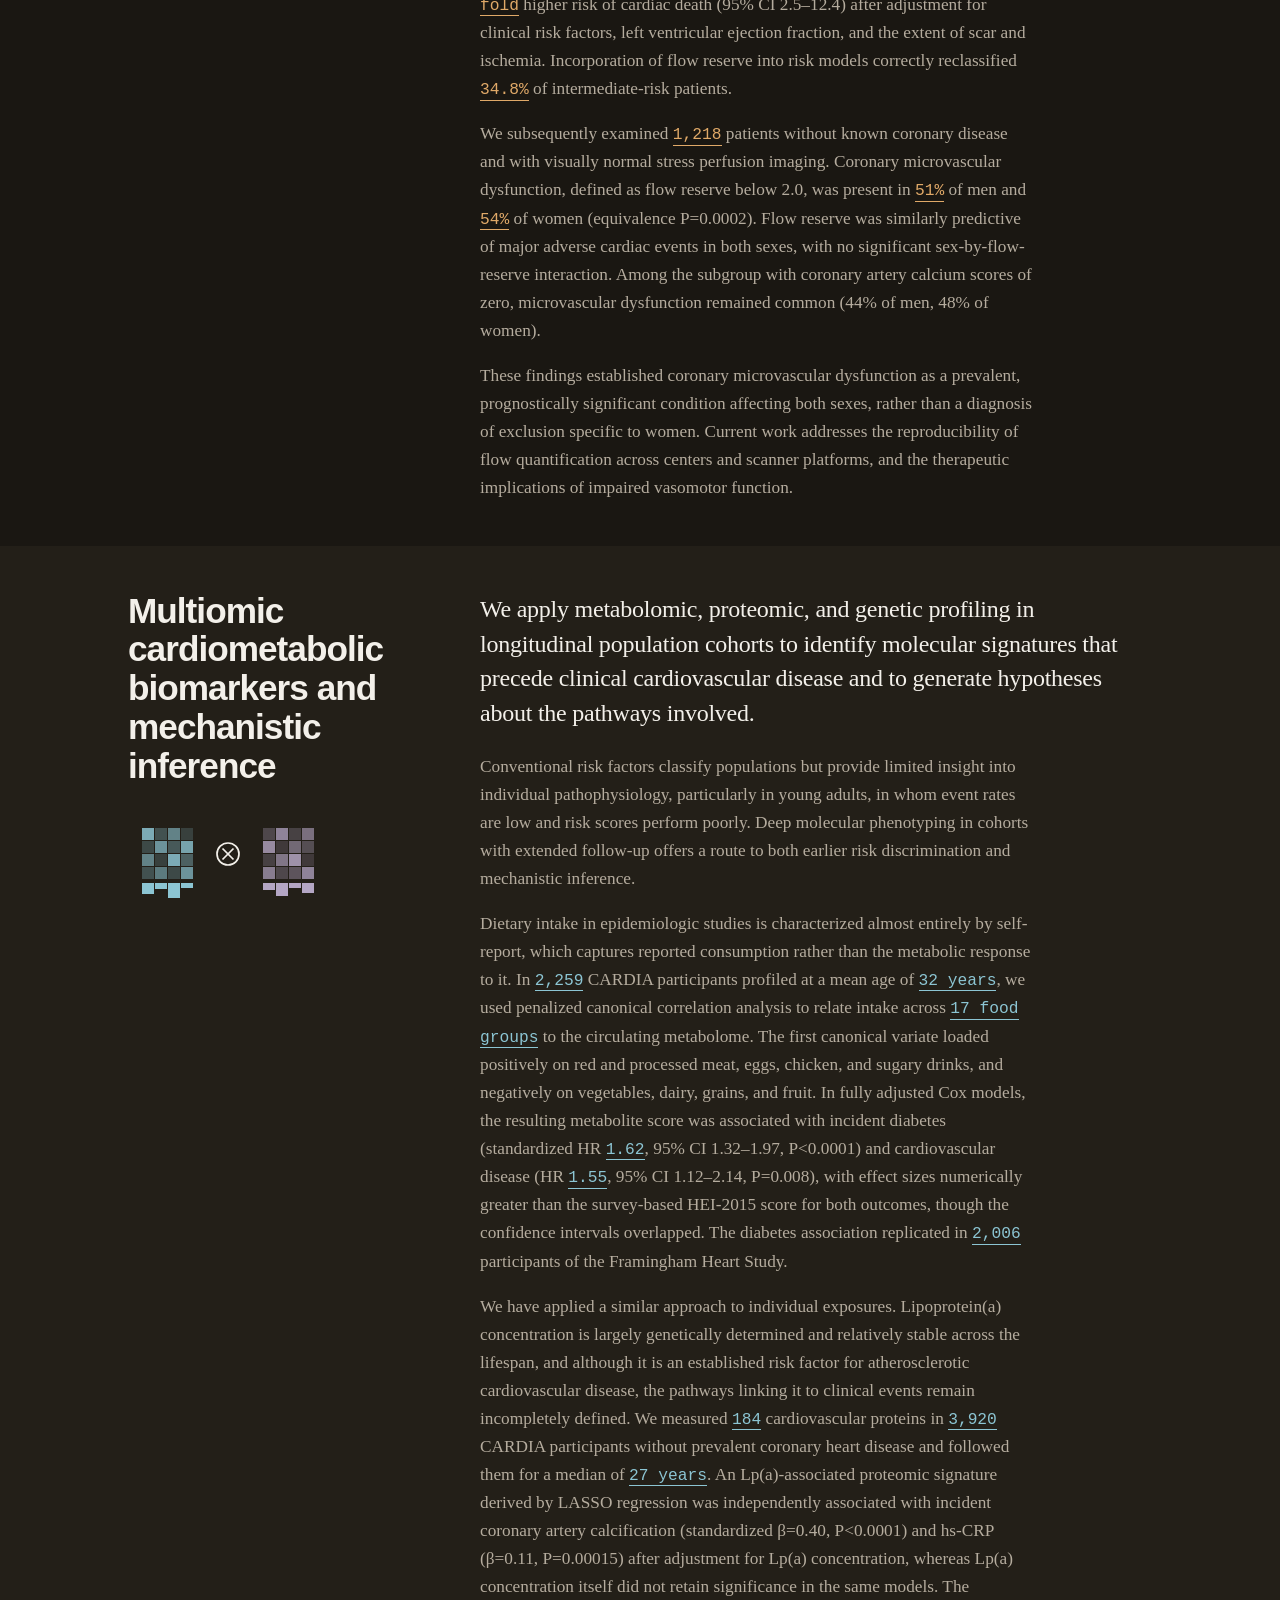
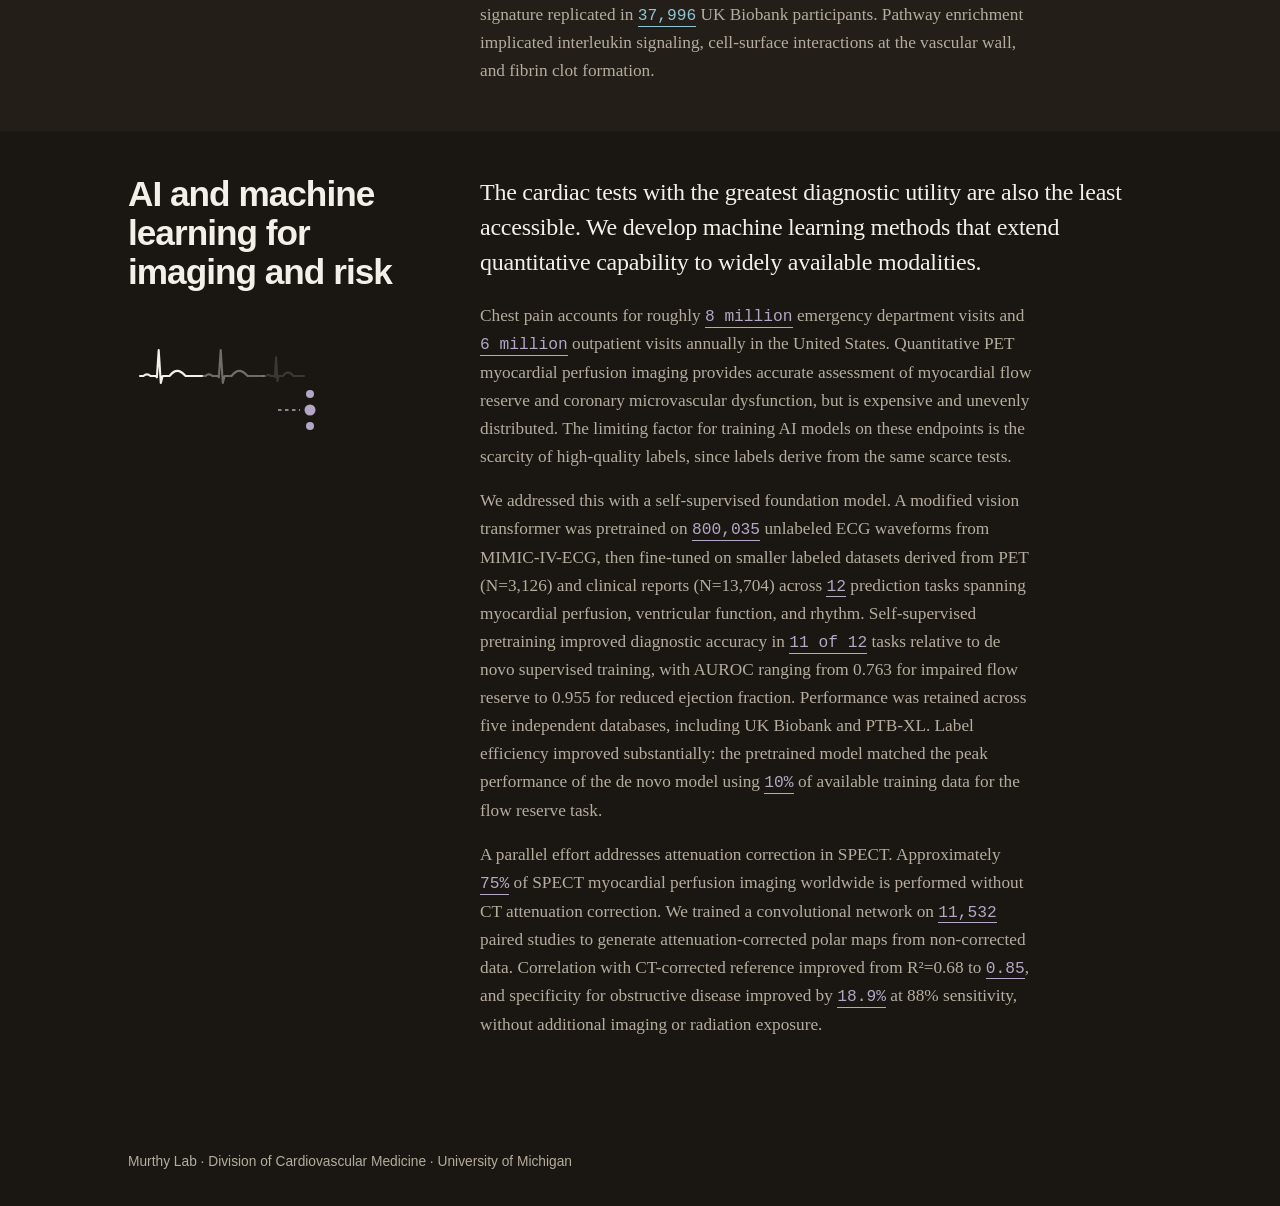
<file: docs/test/d-charcoal.html>
<!doctype html><html lang="en"><head>
<meta charset="utf-8">
<meta name="viewport" content="width=device-width,initial-scale=1">
<meta name="robots" content="noindex,nofollow">
<title>Murthy Lab &middot; University of Michigan</title>
<meta name="description" content="Cardiac imaging, multiomic signatures, and machine learning to uncover mechanisms of cardiovascular disease.">
<meta property="og:type" content="website">
<meta property="og:site_name" content="Murthy Lab">
<meta property="og:title" content="Murthy Lab · University of Michigan">
<meta property="og:description" content="Teaching machines to diagnose what humans can't see: cardiac imaging, multiomics, and machine learning.">
<meta property="og:url" content="https://murthylab.org/">
<meta property="og:image" content="https://murthylab.org/assets/img/og-card.png">
<meta property="og:image:width" content="1200">
<meta property="og:image:height" content="630">
<meta property="og:image:alt" content="Murthy Lab, University of Michigan">
<meta name="twitter:card" content="summary_large_image">
<meta name="twitter:title" content="Murthy Lab · University of Michigan">
<meta name="twitter:description" content="Teaching machines to diagnose what humans can't see: cardiac imaging, multiomics, and machine learning.">
<meta name="twitter:image" content="https://murthylab.org/assets/img/og-card.png">
<link rel="icon" href="[data-uri]" type="image/svg+xml">
<link rel="icon" href="/assets/img/favicon.ico" sizes="48x48">
<link rel="icon" href="/assets/img/favicon-32.png" type="image/png" sizes="32x32">
<link rel="apple-touch-icon" href="/assets/img/apple-touch-icon.png">
<style>
/* ============ tokens ============ */
:root{
  --ground:#1A1712; --paper:#1A1712; --ink:#F3F0EA; --ink-soft:#B5AC9E;
  --rule:#332C22;
  --amber:#E0A968;      /* perfusion   */
  --mark-amber:#E0A968; --mark-cyan:#8CC5D3; --mark-violet:#B4A6C4;
  --cyan:#8CC5D3;       /* multiomics  */
  --violet:#B4A6C4;     /* ai/ml       */
  --measure:64ch;
  --step--1:clamp(.78rem,.74rem + .18vw,.86rem);
  --step-0:clamp(1rem,.96rem + .2vw,1.08rem);
  --step-1:clamp(1.25rem,1.15rem + .5vw,1.5rem);
  --step-2:clamp(1.6rem,1.4rem + 1vw,2.2rem);
  --step-3:clamp(2.2rem,1.7rem + 2.4vw,3.9rem);
  --display:"Inter","Helvetica Neue",-apple-system,BlinkMacSystemFont,sans-serif;
  --body:"Iowan Old Style","Charter","Georgia",serif;
  --mono:ui-monospace,"SF Mono",Menlo,Consolas,monospace;
}
*{box-sizing:border-box}
html{-webkit-text-size-adjust:100%;scroll-behavior:smooth}
body{margin:0;background:var(--paper);color:var(--ink);
  font-family:var(--body);font-size:var(--step-0);line-height:1.62;
  font-feature-settings:"kern","liga";-webkit-font-smoothing:antialiased}
a{color:inherit}
.wrap{max-width:1120px;margin:0 auto;padding:0 clamp(1.2rem,4vw,3rem)}

/* ============ nav ============ */
.nav{position:sticky;top:0;z-index:50;background:rgba(247,246,243,.93);
  backdrop-filter:blur(8px);border-bottom:1px solid var(--rule)}
.nav .wrap{display:flex;align-items:baseline;gap:2.4rem;height:68px}
.brand{font-family:var(--display);text-decoration:none;margin-right:auto;
  align-self:center;display:flex;align-items:center;gap:.6rem;line-height:1;color:var(--ink)}
.brand .mark{width:26px;height:26px;flex:0 0 26px;display:block}
.brand-name{font-weight:650;letter-spacing:-.025em;font-size:1.28rem}
.brand-inst{font-weight:400;font-size:.72rem;letter-spacing:.02em;color:var(--ink-soft);
  padding-left:.6rem;border-left:1px solid var(--rule);align-self:center}
.nav a.lnk{font-family:var(--display);font-size:var(--step-0);font-weight:500;
  letter-spacing:-.005em;text-decoration:none;color:#343B44;padding:.25rem 0;
  border-bottom:2px solid transparent;transition:color .15s,border-color .15s}
.nav a.lnk:hover,.nav a.lnk[aria-current]{color:var(--ink);border-bottom-color:var(--amber)}

/* ============ hero ============ */
.hero{background:var(--ground);color:var(--paper);position:relative;overflow:hidden;
  padding:clamp(4rem,11vh,8rem) 0 clamp(3.5rem,8vh,6rem)}
.hero .wrap{position:relative;z-index:2}
.hero h1{font-family:var(--display);font-weight:600;font-size:var(--step-3);
  line-height:1.04;letter-spacing:-.035em;margin:0 0 1.3rem;max-width:19ch}
.hero p.dek{max-width:56ch;color:#C6D2E0;font-size:var(--step-1);line-height:1.5;margin:0}
.eyebrow{font-family:var(--mono);font-size:.68rem;letter-spacing:.16em;
  text-transform:uppercase;color:var(--amber);margin:0 0 1.6rem}
#field{position:absolute;inset:0;width:100%;height:100%;z-index:1;opacity:.9}

/* ============ theme cards ============ */
.themes{padding:clamp(3.5rem,9vh,6rem) 0}
.tgrid{display:grid;gap:1px;background:var(--rule);
  grid-template-columns:repeat(auto-fit,minmax(258px,1fr));border:1px solid var(--rule)}
.tcard{background:var(--paper);padding:1.9rem 1.6rem 2.1rem;text-decoration:none;
  display:block;transition:background .18s}
.tcard:hover{background:#FCFBF9}
.tcard .mk{width:26px;height:3px;display:block;margin-bottom:1.1rem}
.tcard h3{font-family:var(--display);font-weight:600;font-size:var(--step-1);
  letter-spacing:-.02em;line-height:1.18;margin:0 0 .55rem}
.tcard p{margin:0;color:var(--ink-soft);font-size:var(--step--1);line-height:1.55}
.t1 .mk{background:var(--amber)} .t2 .mk{background:var(--cyan)} .t3 .mk{background:var(--violet)}

/* ============ sections ============ */
.sec{padding:clamp(3.2rem,8vh,5.5rem) 0;border-top:1px solid var(--rule)}
.sec-h{font-family:var(--mono);font-size:.68rem;letter-spacing:.16em;text-transform:uppercase;
  color:var(--ink-soft);margin:0 0 2.4rem;padding-bottom:.7rem;border-bottom:1px solid var(--rule)}
.res{display:grid;grid-template-columns:minmax(0,3fr) minmax(0,7fr);
  gap:clamp(1.5rem,5vw,4rem);margin-bottom:clamp(3rem,7vh,5rem)}
.res:last-child{margin-bottom:0}
.res h2{font-family:var(--display);font-weight:600;font-size:var(--step-2);
  letter-spacing:-.028em;line-height:1.1;margin:0}
.res .lede{font-size:var(--step-1);line-height:1.45;margin:0 0 1.4rem;
  max-width:var(--measure);letter-spacing:-.01em}
.res p{max-width:var(--measure);margin:0 0 1.05rem;color:#2B313A}
.res p:last-child{margin-bottom:0}
.stat{font-family:var(--mono);font-size:.94em;font-variant-numeric:tabular-nums;
  border-bottom:1px solid currentColor;padding-bottom:.5px}
.r1 .stat{color:#94591A} .r2 .stat{color:#2F6273} .r3 .stat{color:#584A66}

/* ============ people ============ */
.plist{display:grid;grid-template-columns:repeat(auto-fill,minmax(212px,1fr));gap:1.6rem 1.4rem}
.p{display:flex;gap:.85rem;align-items:center}
.av{width:44px;height:44px;flex:0 0 44px;border-radius:50%;background:#EAE6DE;
  display:grid;place-items:center;font-family:var(--mono);font-size:.72rem;
  color:var(--ink-soft);letter-spacing:.02em;overflow:hidden}
.av img{width:100%;height:100%;object-fit:cover}
.p .nm{font-family:var(--display);font-weight:550;font-size:var(--step--1);
  letter-spacing:-.01em;line-height:1.25;display:block}
.p .rl{font-size:.78rem;color:var(--ink-soft);line-height:1.35;display:block;margin-top:.12rem}
.p .nm a{text-decoration:none;border-bottom:1px solid transparent;transition:border-color .15s}
.p .nm a:hover,.p .nm a:focus-visible{border-bottom-color:var(--cyan)}
.pi{display:grid;grid-template-columns:auto minmax(0,1fr);gap:1.6rem;
  margin-bottom:2.6rem;padding-bottom:2.4rem;border-bottom:1px solid var(--rule);align-items:start}
.pi .av{width:92px;height:92px;flex-basis:92px;font-size:1.15rem}
.pi h2{font-family:var(--display);font-weight:600;font-size:var(--step-1);
  letter-spacing:-.02em;margin:0 0 .3rem}
.pi .titles{font-family:var(--display);font-size:var(--step--1);color:var(--ink-soft);
  margin:0 0 1rem;line-height:1.45}
.pi p.bio{max-width:var(--measure);margin:0}
.profile-links{margin:1.1rem 0 0;display:flex;flex-wrap:wrap;gap:.5rem .55rem}
.profile-links a{font-family:var(--display);font-size:.78rem;color:var(--ink-soft);
  text-decoration:none;border:1px solid var(--rule);border-radius:2px;
  padding:.24rem .6rem;transition:border-color .15s,color .15s}
.profile-links a:hover{color:var(--ink);border-color:#C4BEB2}
.sub{font-family:var(--mono);font-size:.66rem;letter-spacing:.15em;text-transform:uppercase;
  color:var(--ink-soft);margin:2.4rem 0 1.3rem}
.alumni{max-width:var(--measure);margin:0;color:#2B313A}

/* ============ publications ============ */
.pub-profiles{font-family:var(--display);font-size:var(--step--1);color:var(--ink-soft);
  margin:-1.4rem 0 1.8rem}
.pub-profiles a{color:var(--ink);text-decoration:none;border-bottom:1px solid var(--amber)}
.filters{display:flex;flex-wrap:wrap;gap:.45rem;margin-bottom:1.4rem}
.fb{font-family:var(--display);font-size:var(--step--1);background:none;cursor:pointer;
  border:1px solid var(--rule);padding:.4rem .85rem;border-radius:2px;color:var(--ink-soft);
  transition:all .15s}
.fb:hover{border-color:#C4BEB2}
.fb[aria-pressed="true"]{background:var(--ink);color:var(--paper);border-color:var(--ink)}
.fb .n{font-family:var(--mono);font-size:.72em;opacity:.65;margin-left:.4rem}
.count{font-family:var(--mono);font-size:.72rem;color:var(--ink-soft);margin:0 0 1.6rem}
.yr{font-family:var(--mono);font-size:.68rem;letter-spacing:.14em;color:var(--ink-soft);
  padding-top:1.5rem;border-top:1px solid var(--rule);margin-top:1.5rem}
.pub{padding:.85rem 0;border-bottom:1px solid #EDEAE4}
.pub .ti{display:block;font-size:.97rem;line-height:1.45;margin-bottom:.22rem;
  text-decoration:none;border-bottom:1px solid transparent}
.pub a.ti:hover{border-bottom-color:var(--amber)}
.pub .meta{font-size:.8rem;color:var(--ink-soft);line-height:1.45}
.pub .jr{font-style:italic}
.pub .dot{display:inline-block;width:5px;height:5px;border-radius:50%;margin-right:.45rem;
  vertical-align:.08em}
.d-vasomotor{background:var(--amber)} .d-multiomics{background:var(--cyan)} .d-ai{background:var(--violet)}

/* ============ footer ============ */
footer{background:var(--ground);color:#8A9199;padding:2.6rem 0;
  font-family:var(--display);font-size:var(--step--1)}
footer .wrap{display:flex;justify-content:space-between;gap:1rem;flex-wrap:wrap}
footer a{color:#B9C0C7}

@media(max-width:720px){
  .res{grid-template-columns:1fr}
  .res-head{position:static}
  .nav .wrap{gap:1.1rem}
  .brand-inst{display:none}
  .brand .mark{width:23px;height:23px;flex-basis:23px}
  .pi{grid-template-columns:1fr}
}
@media(prefers-reduced-motion:reduce){
  *{animation-duration:.01ms!important;transition-duration:.01ms!important}
}
:focus-visible{outline:2px solid var(--amber);outline-offset:3px}


/* --- U-M palette -------------------------------------------------- */

/* Second research section on a warm band. Painted with box-shadow rather
   than a pseudo-element: body carries background:var(--paper), so a
   z-index:-1 element would paint behind it and disappear in Firefox. */
.res{padding-block:clamp(2.4rem,5vh,3.6rem);margin-bottom:0}
.res.r2{background:#F1EEE7;
        box-shadow:0 0 0 100vmax #F1EEE7;
        clip-path:inset(0 -100vmax)}
.sec{padding-bottom:0}
@media (max-width:900px){.res{padding-block:2.2rem}}

/* Maize only ever on the blue ground - 9.9:1 there, 1.4:1 on white. */
.hero .stat{color:#FFCB05}
.site-footer a{color:#FFCB05}

/* Section eyebrows in blue rather than grey. */
.sec-h{color:#00274C;border-bottom-color:#00274C}

/* --- theme graphics ------------------------------------------------ */
/* .res is a two-column grid; .res-head holds the heading and its figure
   together in the sticky left column. */
.res-head{position:sticky;top:96px;align-self:start}
.res-head h2{position:static}
.res-fig{display:block;width:100%;max-width:200px;height:auto;margin-top:1.4rem;
         color:var(--ink)}
.res.r1 .res-fig{--tac-input:var(--amber)}
.res.r2 .res-fig{--cca-a:var(--cyan);--cca-b:var(--violet)}
.res.r3 .res-fig{--ai-node:var(--violet)}
@media (max-width:720px){
  .res-head{position:static}
  .res-fig{margin:1rem 0 .5rem;max-width:170px}
}

/* ============ join us ============ */
.join-lede{max-width:var(--measure);margin:0 0 1.2rem}
.join-intro{max-width:var(--measure);margin:0 0 .4rem;color:#2B313A}
.jlist{display:grid;gap:1.6rem}
.j h3{font-family:var(--display);font-weight:600;font-size:var(--step-1);
  letter-spacing:-.018em;line-height:1.25;margin:0 0 .4rem}
.j p{max-width:var(--measure);margin:0;color:#2B313A}
.join-apply{max-width:var(--measure);margin:0;color:#2B313A}


/* ============ section rhythm ============ */
/* .sec has symmetric padding, but the last child of a section is normally a
   paragraph with margin:0, so the space below the final line reads as smaller
   than the space above the heading. Add a consistent tail to every section
   rather than a bottom margin on each individual class. */
.sec > .wrap > :last-child{margin-bottom:0}
.sec > .wrap::after{content:"";display:block;height:1.6rem}
@media (max-width:720px){.sec > .wrap::after{height:1.1rem}}


/* ============ nav on small screens ============ */
/* The nav was a silent horizontal scroll strip (overflow-x:auto), so a fourth
   link simply ran off the edge with nothing to indicate it. Instead the row
   wraps. margin-right:auto on .brand would push the links to the right edge,
   so a wrapped link would sit far from the others; giving the brand the whole
   first row instead means the links form their own left-aligned row beneath
   it, and any wrap continues under Research rather than under Publications. */
@media (max-width:720px){
  .nav .wrap{flex-wrap:wrap;height:auto;align-items:center;
             padding-block:.65rem;row-gap:.5rem;justify-content:flex-start}
  .brand{margin-right:0;flex:0 0 100%}
  .nav a.lnk{font-size:.94rem}
}
@media (max-width:560px){
  .nav .wrap{gap:.9rem;row-gap:.5rem}
}

/* ============ theme figure animation ============ */
/* Each figure plays once when it scrolls into view. The JS adds .in to the
   <img>'s parent; nothing depends on the animation having run, so if the
   script never fires the figures simply show their finished state. */

/* Resting state = the finished drawing. Only elements inside .res-fig.armed
   are hidden, and .armed is set by script, so a no-JS visitor sees everything. */
.res-fig.armed .tac-input,
.res-fig.armed .tac-myo,
.res-fig.armed .ecg{stroke-dasharray:100;stroke-dashoffset:100}
.res-fig.armed .tac-peak,
.res-fig.armed .ai-node,
.res-fig.armed .ai-link{opacity:0}
.res-fig.armed .cca-a,
.res-fig.armed .cca-b,
.res-fig.armed .cca-axis{opacity:0}
.res-fig.armed .cca-bar{transform:scaleY(0);transform-origin:0 100%;
                        transform-box:fill-box}

/* --- theme 1: arterial input draws first, myocardium follows --- */
.res-fig.in .tac-input{animation:draw 1.05s cubic-bezier(.4,0,.3,1) forwards}
.res-fig.in .tac-myo{animation:draw 1.35s cubic-bezier(.4,0,.3,1) .28s forwards}
.res-fig.in .tac-peak{animation:fade .3s ease-out .42s forwards}

/* --- theme 2: diet block, then metabolites, then the shared axis --- */
.res-fig.in .cca-a{animation:fade .42s ease-out forwards}
.res-fig.in .cca-b{animation:fade .42s ease-out .38s forwards}
.res-fig.in .cca-axis{animation:fade .4s ease-out .82s forwards}
.res-fig.in .cca-bar{animation:grow .5s cubic-bezier(.3,0,.2,1) 1.02s forwards}

/* --- theme 3: complexes trace in sequence, then the model resolves --- */
.res-fig.in .ecg-1{animation:draw .62s linear forwards}
.res-fig.in .ecg-2{animation:draw .62s linear .5s forwards}
.res-fig.in .ecg-3{animation:draw .62s linear 1s forwards}
.res-fig.in .ai-link{animation:fade .35s ease-out 1.5s forwards}
.res-fig.in .ai-node-b{animation:fade .35s ease-out 1.72s forwards}
.res-fig.in .ai-node-a,
.res-fig.in .ai-node-c{animation:fade .35s ease-out 1.88s forwards}

@keyframes draw{to{stroke-dashoffset:0}}
@keyframes fade{to{opacity:1}}
@keyframes grow{to{transform:scaleY(1)}}

/* Anyone who has asked for less motion gets the finished figure immediately. */
@media (prefers-reduced-motion:reduce){
  .res-fig.armed .tac-input,.res-fig.armed .tac-myo,.res-fig.armed .ecg{
    stroke-dasharray:none;stroke-dashoffset:0}
  .res-fig.armed .tac-peak,.res-fig.armed .ai-node,.res-fig.armed .ai-link,
  .res-fig.armed .cca-a,.res-fig.armed .cca-b,.res-fig.armed .cca-axis{opacity:1}
  .res-fig.armed .cca-bar{transform:none}
  .res-fig.in *{animation:none !important}
}


/* ---- whole-page dark: D — Warm charcoal ---- */
.nav{background:#1A1712ee;border-bottom-color:#332C22}
.nav a.lnk{color:#B5AC9E}
.nav a.lnk:hover,.nav a.lnk[aria-current]{color:#F3F0EA}
.hero{background:#1A1712;color:var(--ink)}
.hero p.dek{color:#B5AC9E}
.res.r2{background:#231F18;box-shadow:0 0 0 100vmax #231F18;
        clip-path:inset(0 -100vmax)}
.res p{color:#B5AC9E}
.res .lede{color:#F3F0EA}
.tcard{background:#231F18;border-color:#332C22}
.tcard:hover{background:#332C22}
.tcard p{color:#B5AC9E}
.p .rl{color:#B5AC9E}
.av{background:#231F18;color:#B5AC9E}
.sec-h{color:#B5AC9E;border-bottom-color:#332C22}
.sub{color:#B5AC9E}
.alumni,.join-intro,.j p,.join-apply{color:#B5AC9E}
.profile-links a{border-color:#332C22;color:#B5AC9E}
.profile-links a:hover{color:#F3F0EA;border-color:#B5AC9E}
.pub{border-bottom-color:#332C22}
.pub .jr,.pub-profiles,.count{color:#B5AC9E}
.hero .stat{color:#E0A968}
.r1 .stat{color:#E0A968} .r2 .stat{color:#8CC5D3} .r3 .stat{color:#B4A6C4}
footer{background:#1A1712;border-top-color:#332C22}
footer span{color:#B5AC9E}

</style>
<script type="application/ld+json">
{
  "@context": "https://schema.org",
  "@graph": [
    {
      "@type": "ResearchOrganization",
      "@id": "https://murthylab.org/#lab",
      "name": "Murthy Lab",
      "url": "https://murthylab.org",
      "logo": "https://murthylab.org/assets/img/og-card.png",
      "parentOrganization": {
        "@type": "CollegeOrUniversity",
        "name": "University of Michigan",
        "url": "https://umich.edu"
      },
      "department": {
        "@type": "Organization",
        "name": "Division of Cardiovascular Medicine"
      },
      "address": {
        "@type": "PostalAddress",
        "streetAddress": "1338 Cardiovascular Center",
        "addressLocality": "Ann Arbor",
        "addressRegion": "MI",
        "postalCode": "48109",
        "addressCountry": "US"
      },
      "founder": { "@id": "https://murthylab.org/#murthy" },
      "knowsAbout": [
        "Cardiac positron emission tomography",
        "Coronary microvascular dysfunction",
        "Coronary flow reserve",
        "Metabolomics",
        "Proteomics",
        "Cardiometabolic disease",
        "Machine learning in cardiovascular medicine",
        "Electrocardiography"
      ]
    },
    {
      "@type": "Person",
      "@id": "https://murthylab.org/#murthy",
      "name": "Venkatesh L. Murthy",
      "givenName": "Venkatesh",
      "familyName": "Murthy",
      "honorificSuffix": "MD, PhD",
      "jobTitle": "Professor of Internal Medicine and Radiology",
      "identifier": {
        "@type": "PropertyValue",
        "propertyID": "ORCID",
        "value": "https://orcid.org/0000-0002-7901-1321"
      },
      "sameAs": [
        "https://orcid.org/0000-0002-7901-1321",
        "https://scholar.google.com/citations?user=nNET6osAAAAJ",
        "https://midas.umich.edu/directory/venkatesh-murthy/"
      ],
      "affiliation": { "@id": "https://murthylab.org/#lab" },
      "worksFor": {
        "@type": "CollegeOrUniversity",
        "name": "University of Michigan"
      }
    },
    {
      "@type": "WebSite",
      "@id": "https://murthylab.org/#website",
      "url": "https://murthylab.org",
      "name": "Murthy Lab",
      "publisher": { "@id": "https://murthylab.org/#lab" }
    }
  ]
}
</script>
</head><body><div style="position:sticky;top:0;z-index:9999;background:#000;color:#fff;font:13px/1.4 system-ui,sans-serif;padding:.55rem 1rem;display:flex;gap:1rem;align-items:baseline;flex-wrap:wrap"><strong style="flex:0 0 auto">D — Warm charcoal</strong><span style="opacity:.7;flex:1 1 14rem">A warm dark rather than a cool one. The amber sits naturally here; the cyan has to work harder.</span><a href="index.html" style="margin-left:auto;color:#7FB6DD;flex:0 0 auto">all</a></div>
<nav class="nav"><div class="wrap">
<a class="brand" href="#"><svg class="mark" viewBox="0 0 120 120" aria-hidden="true" focusable="false"><g fill="none" stroke-linecap="round"><path d="M60 24 C60 48 60 56 42 70 C26 82 20 93 20 110" stroke="currentColor" stroke-width="6"/><path d="M60 50 C75 60 83 72 91 91" stroke="currentColor" stroke-width="4.3"/><path d="M42 70 C54 80 57 91 59 108" stroke="var(--mark-amber)" stroke-width="3.1"/></g><g fill="var(--mark-cyan)"><circle cx="18" cy="112" r="4.6"/><circle cx="48" cy="114" r="4.6"/><circle cx="86" cy="100" r="4.6"/></g><g fill="var(--mark-cyan)" fill-opacity=".7"><circle cx="72" cy="113" r="3.3"/><circle cx="99" cy="106" r="3.3"/></g><g fill="var(--mark-violet)"><circle cx="59" cy="110" r="4.6"/><circle cx="30" cy="118" r="3.3" fill-opacity=".7"/></g></svg><span class="brand-name">Murthy Lab</span><span class="brand-inst">University of Michigan</span></a>
<a class="lnk" href="#research">Research</a>
<a class="lnk" href="#">People</a>
<a class="lnk" href="#">Publications</a>
<a class="lnk" href="#">Join Us</a>
</div></nav>
<header class="hero">
<canvas id="field" aria-hidden="true"></canvas>
<div class="wrap">
<p class="eyebrow">University of Michigan &middot; Division of Cardiovascular Medicine</p>
<h1>Teaching machines to diagnose what humans can&rsquo;t see.</h1>
<p class="dek">We teach machines to use cardiac imaging, multiomic signatures, and ECGs to uncover
mechanisms of cardiovascular disease and enable diagnosis where none was possible.</p>
</div></header>

<section class="themes"><div class="wrap"><div class="tgrid"><a class="tcard t1" href="#r1"><span class="mk"></span><h2>Coronary vasomotor and microvascular dysfunction</h2><p>Quantifying impaired vasodilator function in vessels below the resolution of angiography — and showing it predicts death.</p></a>
<a class="tcard t2" href="#r2"><span class="mk"></span><h2>Multiomic biomarkers and mechanistic inference</h2><p>Metabolomic, proteomic, and genetic signatures in longitudinal cohorts, read for pathway as well as prediction.</p></a>
<a class="tcard t3" href="#r3"><span class="mk"></span><h2>AI and machine learning for imaging and risk</h2><p>Foundation models and deep learning that extend quantitative capability to widely available tests.</p></a></div></div></section>

<section class="sec" id="research"><div class="wrap">
<h2 class="sec-h">Research</h2>
<div class="res r1" id="r1"><div class="res-head"><h2>Coronary vasomotor and microvascular dysfunction</h2><svg class="res-fig" xmlns="http://www.w3.org/2000/svg" viewBox="0 0 200 130" width="200" height="130" role="img" aria-labelledby="t1-t1 t1-d1">
<title id="t1-t1">Cardiac PET time-activity curves</title>
<desc id="t1-d1">Arterial input function peaking early and clearing, with slower myocardial uptake rising to a plateau.</desc>
<line x1="16" y1="106" x2="188" y2="106" stroke="currentColor" stroke-width="1" opacity=".28"/>
<line x1="16" y1="14" x2="16" y2="106" stroke="currentColor" stroke-width="1" opacity=".28"/>
<path class="tac-input" d="M16 106 L27 100 L34 20 L41 47 L50 68 L62 84 L80 94 L102 100 L131 103 L176 104"
      fill="none" stroke="var(--tac-input,#C87F32)" stroke-width="2.6" stroke-linejoin="round" stroke-linecap="round"
      pathLength="100"/>
<path class="tac-myo" d="M16 106 L28 105 L39 93 L53 78 L68 67 L87 60 L110 57 L136 56 L159 56 L176 56"
      fill="none" stroke="currentColor" stroke-width="2.6" stroke-linejoin="round" stroke-linecap="round"
      pathLength="100"/>
<circle class="tac-peak" cx="34" cy="20" r="2.8" fill="var(--tac-input,#C87F32)"/>
</svg></div><div><p class="lede">Approximately half of patients referred for cardiac stress testing have impaired coronary vasomotor function despite normal perfusion imaging.</p><p>Standard cardiac testing detects flow-limiting epicardial stenosis. Most of the coronary
  circulation, however, consists of vessels below the resolution of angiography, and impaired
  vasodilator capacity in these vessels carries prognostic significance independent of anatomic
  disease.</p><p>We quantified coronary flow reserve by cardiac PET in <span class="stat">2,783</span> patients
  referred for rest/stress imaging. Patients in the lowest tertile of flow reserve had a
  <span class="stat">5.6-fold</span> higher risk of cardiac death (95% CI 2.5&ndash;12.4) after adjustment for
  clinical risk factors, left ventricular ejection fraction, and the extent of scar and ischemia.
  Incorporation of flow reserve into risk models correctly reclassified <span class="stat">34.8%</span>
  of intermediate-risk patients.</p><p>We subsequently examined <span class="stat">1,218</span> patients without known coronary disease and
  with visually normal stress perfusion imaging. Coronary microvascular dysfunction, defined as flow
  reserve below 2.0, was present in <span class="stat">51%</span> of men and <span class="stat">54%</span>
  of women (equivalence P=0.0002). Flow reserve was similarly predictive of major adverse cardiac events
  in both sexes, with no significant sex-by-flow-reserve interaction. Among the subgroup with coronary
  artery calcium scores of zero, microvascular dysfunction remained common (44% of men, 48% of women).</p><p>These findings established coronary microvascular dysfunction as a prevalent, prognostically
  significant condition affecting both sexes, rather than a diagnosis of exclusion specific to women.
  Current work addresses the reproducibility of flow quantification across centers and scanner platforms,
  and the therapeutic implications of impaired vasomotor function.</p></div></div><div class="res r2" id="r2"><div class="res-head"><h2>Multiomic cardiometabolic biomarkers and mechanistic inference</h2><svg class="res-fig" xmlns="http://www.w3.org/2000/svg" viewBox="0 0 200 130" width="200" height="130" role="img" aria-labelledby="t2-t2 t2-d2">
<title id="t2-t2">Canonical correlation of two data blocks</title>
<desc id="t2-d2">A block of dietary exposures and a block of metabolite levels resolved onto a single shared axis, with loadings shown as marginal bars.</desc>
<g class="cca-a" fill="var(--cca-a,#3E7C8C)">
<rect x="14" y="20" width="12" height="12" opacity=".85"/><rect x="27" y="20" width="12" height="12" opacity=".3"/>
<rect x="40" y="20" width="12" height="12" opacity=".6"/><rect x="53" y="20" width="12" height="12" opacity=".2"/>
<rect x="14" y="33" width="12" height="12" opacity=".25"/><rect x="27" y="33" width="12" height="12" opacity=".7"/>
<rect x="40" y="33" width="12" height="12" opacity=".35"/><rect x="53" y="33" width="12" height="12" opacity=".8"/>
<rect x="14" y="46" width="12" height="12" opacity=".6"/><rect x="27" y="46" width="12" height="12" opacity=".2"/>
<rect x="40" y="46" width="12" height="12" opacity=".85"/><rect x="53" y="46" width="12" height="12" opacity=".4"/>
<rect x="14" y="59" width="12" height="12" opacity=".3"/><rect x="27" y="59" width="12" height="12" opacity=".55"/>
<rect x="40" y="59" width="12" height="12" opacity=".25"/><rect x="53" y="59" width="12" height="12" opacity=".7"/>
<rect class="cca-bar" x="14" y="75" width="12" height="11"/><rect class="cca-bar" x="27" y="75" width="12" height="6"/>
<rect class="cca-bar" x="40" y="75" width="12" height="15"/><rect class="cca-bar" x="53" y="75" width="12" height="5"/>
</g>
<circle class="cca-axis" cx="100" cy="46" r="11" fill="none" stroke="currentColor" stroke-width="1.7"/>
<line class="cca-axis" x1="94.5" y1="40.5" x2="105.5" y2="51.5" stroke="currentColor" stroke-width="1.7"/>
<line class="cca-axis" x1="105.5" y1="40.5" x2="94.5" y2="51.5" stroke="currentColor" stroke-width="1.7"/>
<g class="cca-b" fill="var(--cca-b,#6B5B7B)">
<rect x="135" y="20" width="12" height="12" opacity=".3"/><rect x="148" y="20" width="12" height="12" opacity=".75"/>
<rect x="161" y="20" width="12" height="12" opacity=".25"/><rect x="174" y="20" width="12" height="12" opacity=".6"/>
<rect x="135" y="33" width="12" height="12" opacity=".8"/><rect x="148" y="33" width="12" height="12" opacity=".2"/>
<rect x="161" y="33" width="12" height="12" opacity=".55"/><rect x="174" y="33" width="12" height="12" opacity=".35"/>
<rect x="135" y="46" width="12" height="12" opacity=".25"/><rect x="148" y="46" width="12" height="12" opacity=".65"/>
<rect x="161" y="46" width="12" height="12" opacity=".85"/><rect x="174" y="46" width="12" height="12" opacity=".2"/>
<rect x="135" y="59" width="12" height="12" opacity=".7"/><rect x="148" y="59" width="12" height="12" opacity=".3"/>
<rect x="161" y="59" width="12" height="12" opacity=".4"/><rect x="174" y="59" width="12" height="12" opacity=".75"/>
<rect class="cca-bar" x="135" y="75" width="12" height="7"/><rect class="cca-bar" x="148" y="75" width="12" height="13"/>
<rect class="cca-bar" x="161" y="75" width="12" height="5"/><rect class="cca-bar" x="174" y="75" width="12" height="10"/>
</g>
</svg></div><div><p class="lede">We apply metabolomic, proteomic, and genetic profiling in longitudinal population cohorts to identify molecular signatures that precede clinical cardiovascular disease and to generate hypotheses about the pathways involved.</p><p>Conventional risk factors classify populations but provide limited insight into individual
  pathophysiology, particularly in young adults, in whom event rates are low and risk scores perform
  poorly. Deep molecular phenotyping in cohorts with extended follow-up offers a route to both earlier
  risk discrimination and mechanistic inference.</p><p>Dietary intake in epidemiologic studies is characterized almost entirely by self-report, which
  captures reported consumption rather than the metabolic response to it. In <span class="stat">2,259</span>
  CARDIA participants profiled at a mean age of <span class="stat">32 years</span>, we used penalized
  canonical correlation analysis to relate intake across <span class="stat">17 food groups</span> to the
  circulating metabolome. The first canonical variate loaded positively on red and processed meat, eggs,
  chicken, and sugary drinks, and negatively on vegetables, dairy, grains, and fruit. In fully adjusted Cox
  models, the resulting metabolite score was associated with incident diabetes (standardized HR
  <span class="stat">1.62</span>, 95% CI 1.32&ndash;1.97, P&lt;0.0001) and cardiovascular disease (HR
  <span class="stat">1.55</span>, 95% CI 1.12&ndash;2.14, P=0.008), with effect sizes numerically greater
  than the survey-based HEI-2015 score for both outcomes, though the confidence intervals overlapped. The
  diabetes association replicated in <span class="stat">2,006</span> participants of the Framingham Heart
  Study.</p><p>We have applied a similar approach to individual exposures. Lipoprotein(a)
  concentration is largely genetically determined and relatively stable across the lifespan, and although
  it is an established risk factor for atherosclerotic cardiovascular disease, the pathways linking it to
  clinical events remain incompletely defined. We measured <span class="stat">184</span> cardiovascular
  proteins in <span class="stat">3,920</span> CARDIA participants without prevalent coronary heart disease
  and followed them for a median of <span class="stat">27 years</span>. An Lp(a)-associated proteomic
  signature derived by LASSO regression was independently associated with incident coronary artery
  calcification (standardized &beta;=0.40, P&lt;0.0001) and hs-CRP (&beta;=0.11, P=0.00015) after adjustment
  for Lp(a) concentration, whereas Lp(a) concentration itself did not retain significance in the same
  models. The signature replicated in <span class="stat">37,996</span> UK Biobank participants. Pathway
  enrichment implicated interleukin signaling, cell-surface interactions at the vascular wall, and fibrin
  clot formation.</p></div></div><div class="res r3" id="r3"><div class="res-head"><h2>AI and machine learning for imaging and risk</h2><svg class="res-fig" xmlns="http://www.w3.org/2000/svg" viewBox="0 0 200 130" width="200" height="130" role="img" aria-labelledby="t3-t3 t3-d3">
<title id="t3-t3">Waveform to physiologic estimate</title>
<desc id="t3-d3">Successive ECG complexes receding into the distance, passed through a model to yield an estimate of coronary flow reserve.</desc>
<path class="ecg ecg-1" pathLength="100" d="M12.0 62.0 L15.4 62.0 Q19.0 58.6 22.5 62.0 L27.8 62.0 L28.9 63.3 L30.7 36.0 L32.8 69.0 L34.6 62.0 L41.5 62.0 C47.0 55.2 51.4 55.2 57.6 62.0 L74.0 62.0"
      fill="none" stroke="currentColor" stroke-width="2.1"
      stroke-linejoin="round" stroke-linecap="round"/>
<path class="ecg ecg-2" pathLength="100" d="M74.0 62.0 L77.4 62.0 Q81.0 58.6 84.5 62.0 L89.8 62.0 L90.9 63.3 L92.7 36.0 L94.8 69.0 L96.6 62.0 L103.5 62.0 C109.0 55.2 113.4 55.2 119.6 62.0 L136.0 62.0"
      fill="none" stroke="currentColor" stroke-width="2.1"
      stroke-linejoin="round" stroke-linecap="round" opacity=".40"/>
<path class="ecg ecg-3" pathLength="100" d="M136.0 62.0 L138.2 62.0 Q140.5 59.6 142.8 62.0 L146.2 62.0 L146.9 62.9 L148.1 43.3 L149.4 67.1 L150.6 62.0 L155.0 62.0 C158.6 57.1 161.4 57.1 165.4 62.0 L176.0 62.0"
      fill="none" stroke="currentColor" stroke-width="2.1"
      stroke-linejoin="round" stroke-linecap="round" opacity=".15"/>
<line class="ai-link" x1="150" y1="96" x2="172" y2="96" stroke="var(--ai-node,#6B5B7B)" stroke-width="1.5" stroke-dasharray="3.5 3.5"/>
<circle class="ai-node ai-node-a" cx="182" cy="80" r="4" fill="var(--ai-node,#6B5B7B)" opacity=".3"/>
<circle class="ai-node ai-node-b" cx="182" cy="96" r="5.5" fill="var(--ai-node,#6B5B7B)"/>
<circle class="ai-node ai-node-c" cx="182" cy="112" r="4" fill="var(--ai-node,#6B5B7B)" opacity=".3"/>
</svg></div><div><p class="lede">The cardiac tests with the greatest diagnostic utility are also the least accessible. We develop machine learning methods that extend quantitative capability to widely available modalities.</p><p>Chest pain accounts for roughly <span class="stat">8 million</span> emergency department visits and
  <span class="stat">6 million</span> outpatient visits annually in the United States. Quantitative PET
  myocardial perfusion imaging provides accurate assessment of myocardial flow reserve and coronary
  microvascular dysfunction, but is expensive and unevenly distributed. The limiting factor for training
  AI models on these endpoints is the scarcity of high-quality labels, since labels derive from the same
  scarce tests.</p><p>We addressed this with a self-supervised foundation model. A modified vision transformer was
  pretrained on <span class="stat">800,035</span> unlabeled ECG waveforms from MIMIC-IV-ECG, then
  fine-tuned on smaller labeled datasets derived from PET (N=3,126) and clinical reports (N=13,704)
  across <span class="stat">12</span> prediction tasks spanning myocardial perfusion, ventricular
  function, and rhythm. Self-supervised pretraining improved diagnostic accuracy in
  <span class="stat">11 of 12</span> tasks relative to de novo supervised training, with AUROC ranging
  from 0.763 for impaired flow reserve to 0.955 for reduced ejection fraction. Performance was retained
  across five independent databases, including UK Biobank and PTB-XL. Label efficiency improved
  substantially: the pretrained model matched the peak performance of the de novo model using
  <span class="stat">10%</span> of available training data for the flow reserve task.</p><p>A parallel effort addresses attenuation correction in SPECT. Approximately
  <span class="stat">75%</span> of SPECT myocardial perfusion imaging worldwide is performed without CT
  attenuation correction. We trained a convolutional network on <span class="stat">11,532</span> paired
  studies to generate attenuation-corrected polar maps from non-corrected data. Correlation with
  CT-corrected reference improved from R&sup2;=0.68 to <span class="stat">0.85</span>, and specificity for
  obstructive disease improved by <span class="stat">18.9%</span> at 88% sensitivity, without additional
  imaging or radiation exposure.</p></div></div>
</div></section>
<footer><div class="wrap">
<span>Murthy Lab &middot; Division of Cardiovascular Medicine &middot; University of Michigan</span>
</div></footer>
<script>
/* Flow-reserve field.
   A lattice of vessels. Most sit below the threshold of detection; a subset
   resolve. Literal to the science: signal that standard tools cannot see. */
(function () {
  var c = document.getElementById('field');
  if (!c) return;
  var ctx = c.getContext('2d');
  var reduce = window.matchMedia('(prefers-reduced-motion: reduce)').matches;
  var pts = [], raf = null, t0 = null;

  function build() {
    var dpr = Math.min(window.devicePixelRatio || 1, 2);
    var w = c.clientWidth, h = c.clientHeight;
    c.width = w * dpr; c.height = h * dpr;
    ctx.setTransform(dpr, 0, 0, dpr, 0, 0);

    pts = [];
    var gap = w < 640 ? 26 : 34;
    var cols = Math.ceil(w / gap), rows = Math.ceil(h / gap);
    for (var i = 0; i <= cols; i++) {
      for (var j = 0; j <= rows; j++) {
        // radial falloff from a focus point, jittered — perfusion-like
        var x = i * gap + (((i * 7 + j * 13) % 11) - 5) * 1.1;
        var y = j * gap + (((i * 11 + j * 5) % 9) - 4) * 1.1;
        var dx = (x - w * 0.30) / (w * 0.62);
        var dy = (y - h * 0.52) / (h * 0.92);
        var d = Math.sqrt(dx * dx + dy * dy);
        var reserve = Math.max(0, 1 - d * 0.92) + (((i * 31 + j * 17) % 100) / 100 - 0.5) * 0.34;
        pts.push({
          x: x, y: y,
          r: reserve,                       // "flow reserve" 0..1
          delay: 220 + d * 900 + ((i * 3 + j * 7) % 13) * 45
        });
      }
    }
  }

  function draw(ts) {
    if (t0 === null) t0 = ts;
    var el = ts - t0;
    var w = c.clientWidth, h = c.clientHeight;
    ctx.clearRect(0, 0, w, h);

    for (var k = 0; k < pts.length; k++) {
      var p = pts[k];
      var prog = reduce ? 1 : Math.min(1, Math.max(0, (el - p.delay) / 850));
      if (prog <= 0) continue;
      var ease = 1 - Math.pow(1 - prog, 3);

      // below-threshold points stay faint; above-threshold resolve to amber
      var above = p.r > 0.52;
      var a = above ? (0.10 + p.r * 0.62) * ease : (0.05 + p.r * 0.13) * ease;
      var rad = above ? 1.0 + p.r * 2.0 : 0.85;

      ctx.beginPath();
      ctx.arc(p.x, p.y, rad * (0.55 + 0.45 * ease), 0, 6.2832);
      ctx.fillStyle = above
        ? 'rgba(200,127,50,' + a.toFixed(3) + ')'
        : 'rgba(190,200,212,' + a.toFixed(3) + ')';
      ctx.fill();
    }

    if (!reduce && el < 4200) raf = requestAnimationFrame(draw);
  }

  function start() {
    if (raf) cancelAnimationFrame(raf);
    t0 = null; build();
    raf = requestAnimationFrame(draw);
  }

  var rz;
  window.addEventListener('resize', function () {
    clearTimeout(rz); rz = setTimeout(start, 180);
  });
  start();
})();

</script>
<script>
/* Play each theme figure once, when it first scrolls into view.
   The figures are inert without this: main.css only hides parts of a figure
   that carries .armed, and .armed is added here. If this script fails to load
   or IntersectionObserver is missing, every figure renders complete. */
(function () {
  var figs = document.querySelectorAll('svg.res-fig');
  if (!figs.length) return;

  // Arm the figures from script, never from the markup: if this file fails to
  // load, nothing is hidden and every figure renders complete.
  function arm() { figs.forEach(function (f) { f.classList.add('armed'); }); }

  // Anyone who has asked for reduced motion sees the finished state, no
  // observer, no animation.
  var still = window.matchMedia && window.matchMedia('(prefers-reduced-motion: reduce)');
  if (still && still.matches) return;          // leave them unarmed = complete
  if (!('IntersectionObserver' in window)) return;

  arm();

  var io = new IntersectionObserver(function (entries) {
    entries.forEach(function (e) {
      if (!e.isIntersecting) return;
      e.target.classList.add('in');
      io.unobserve(e.target);   // once only
    });
  }, { threshold: 0.35, rootMargin: '0px 0px -8% 0px' });

  figs.forEach(function (f) { io.observe(f); });
})();

</script>
</body></html>
</file>
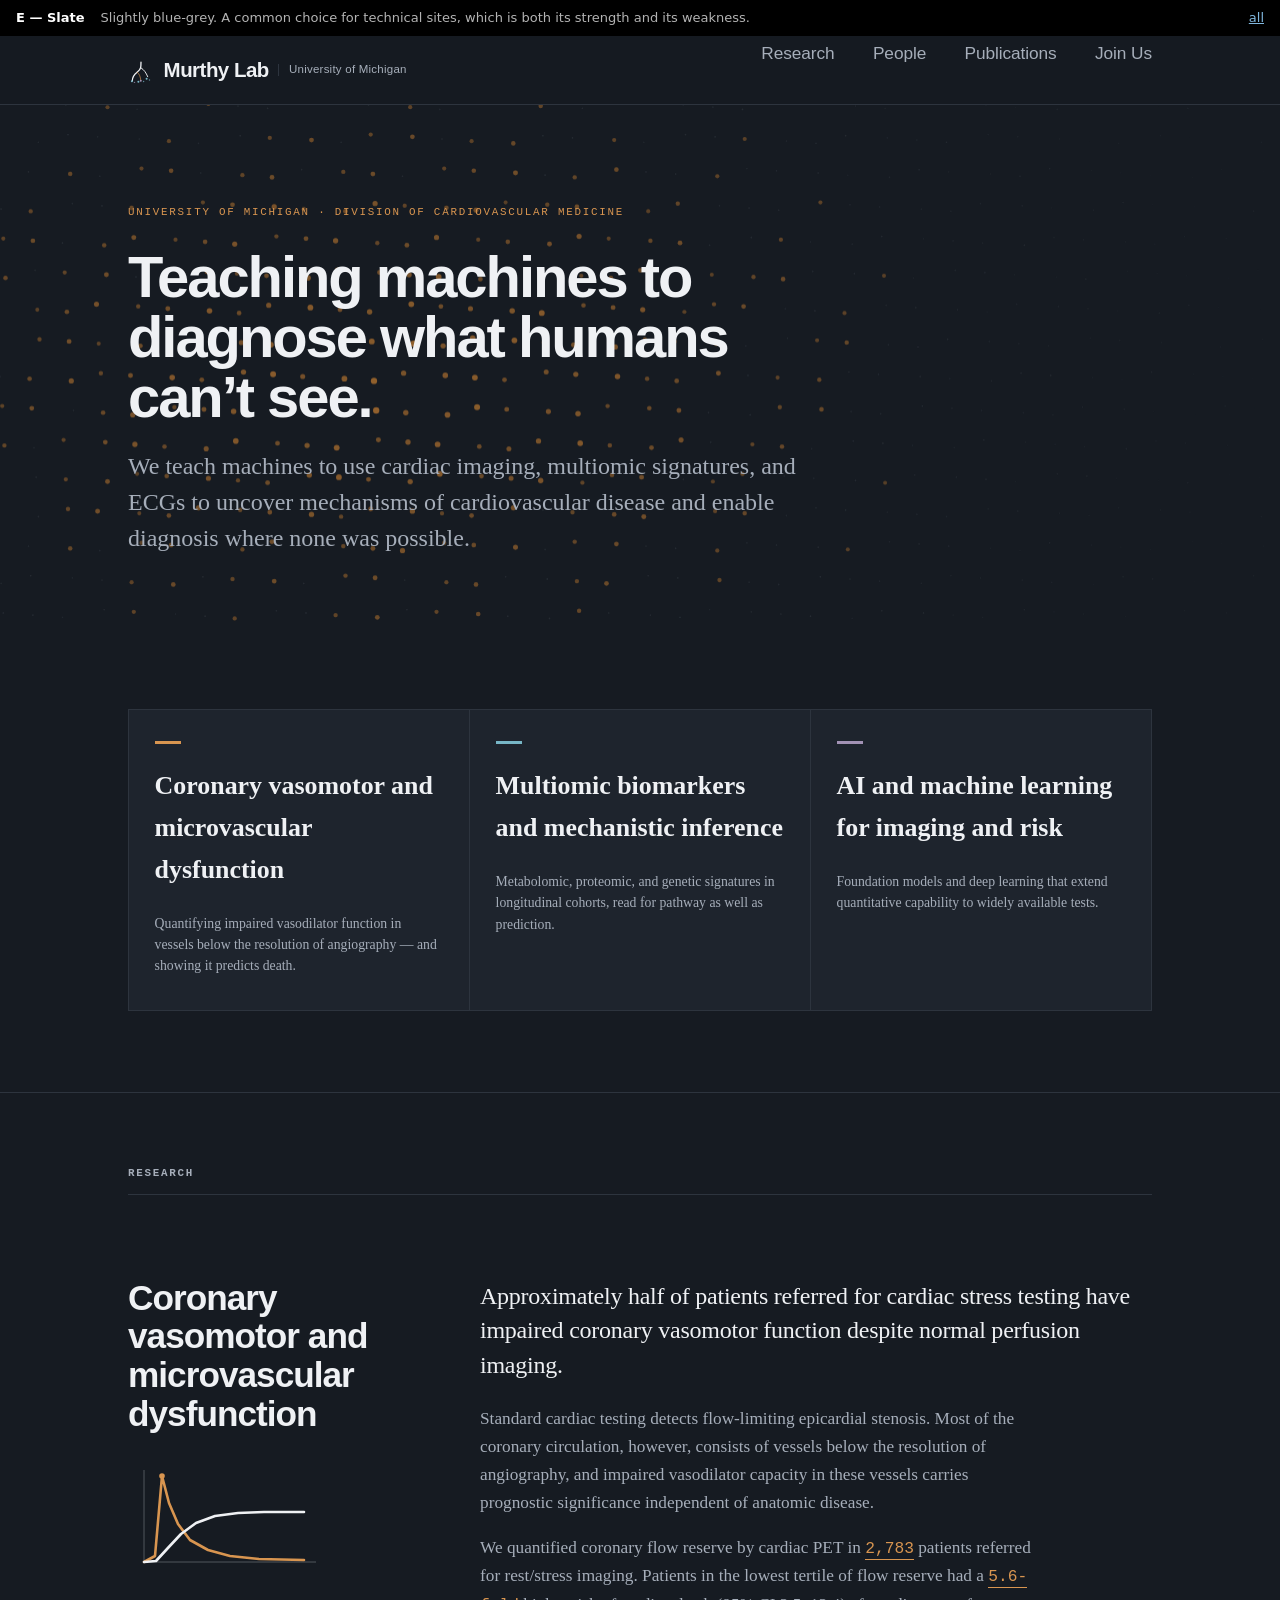
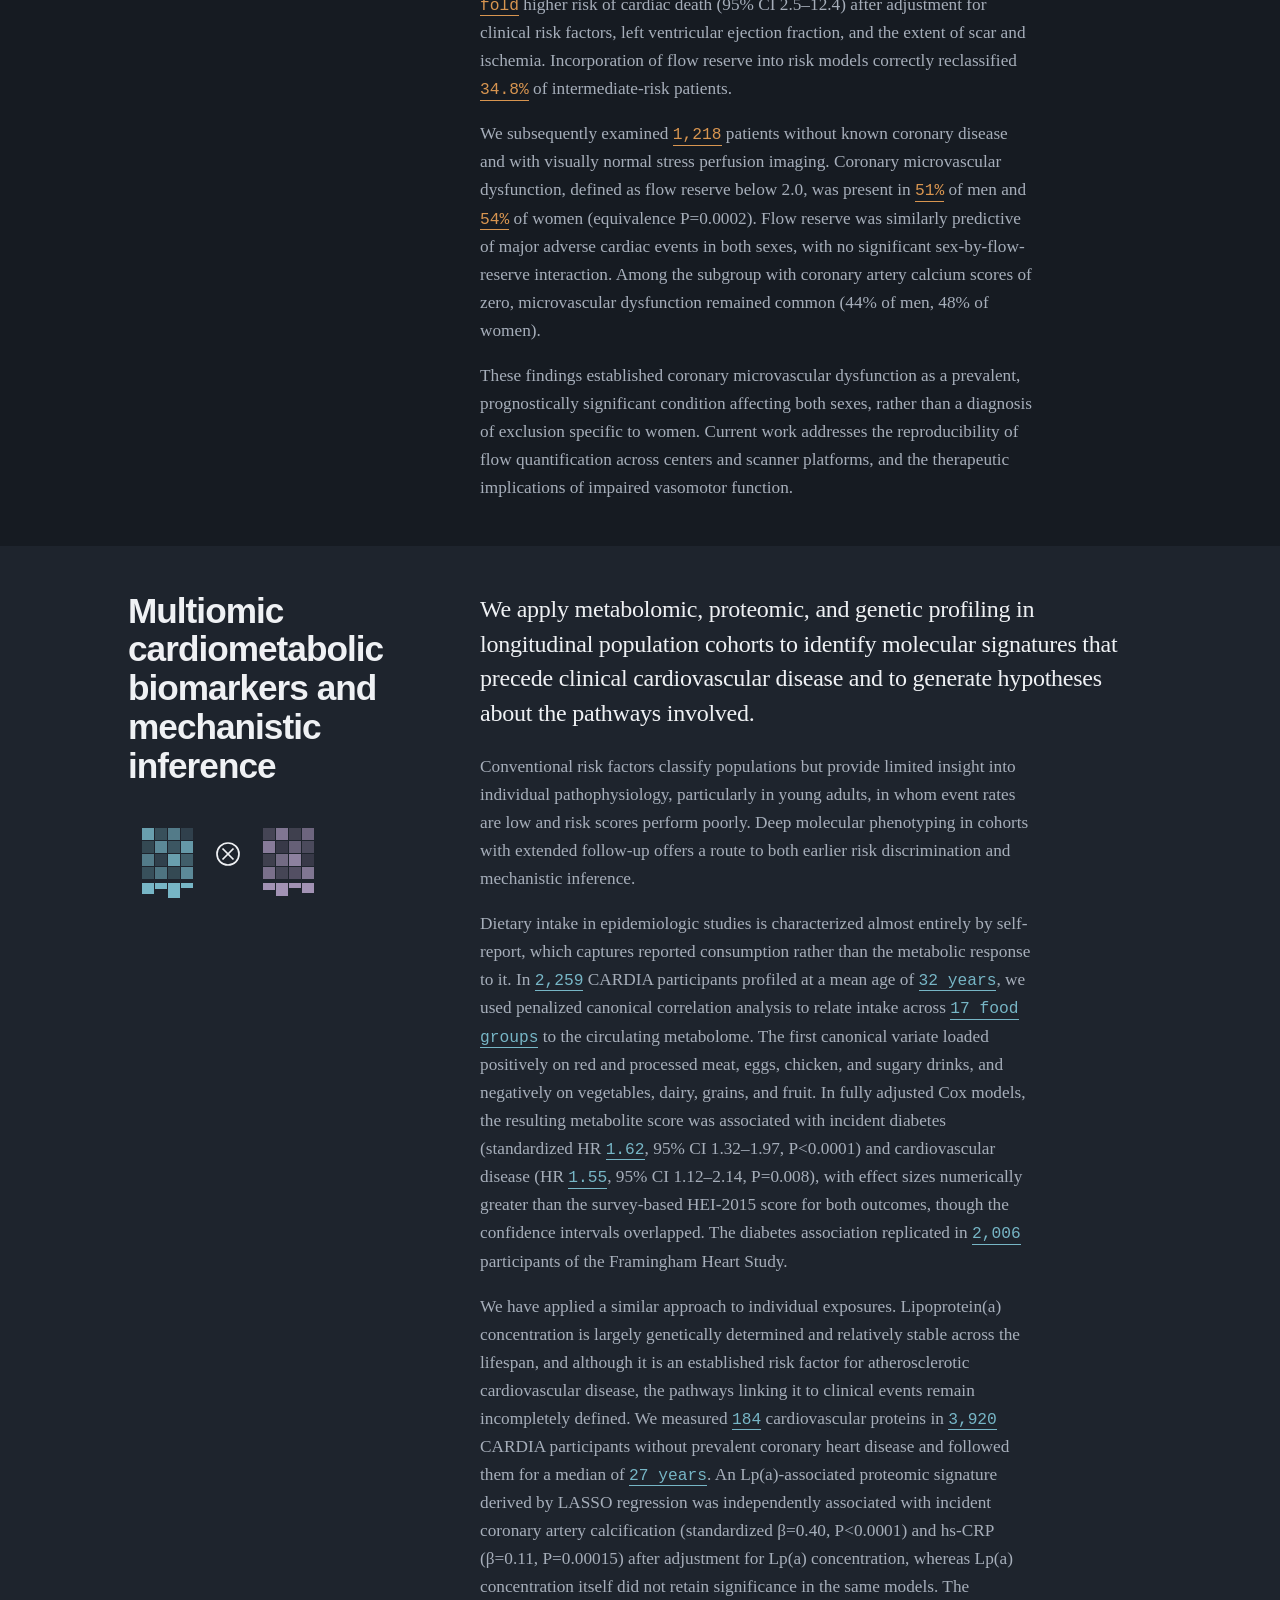
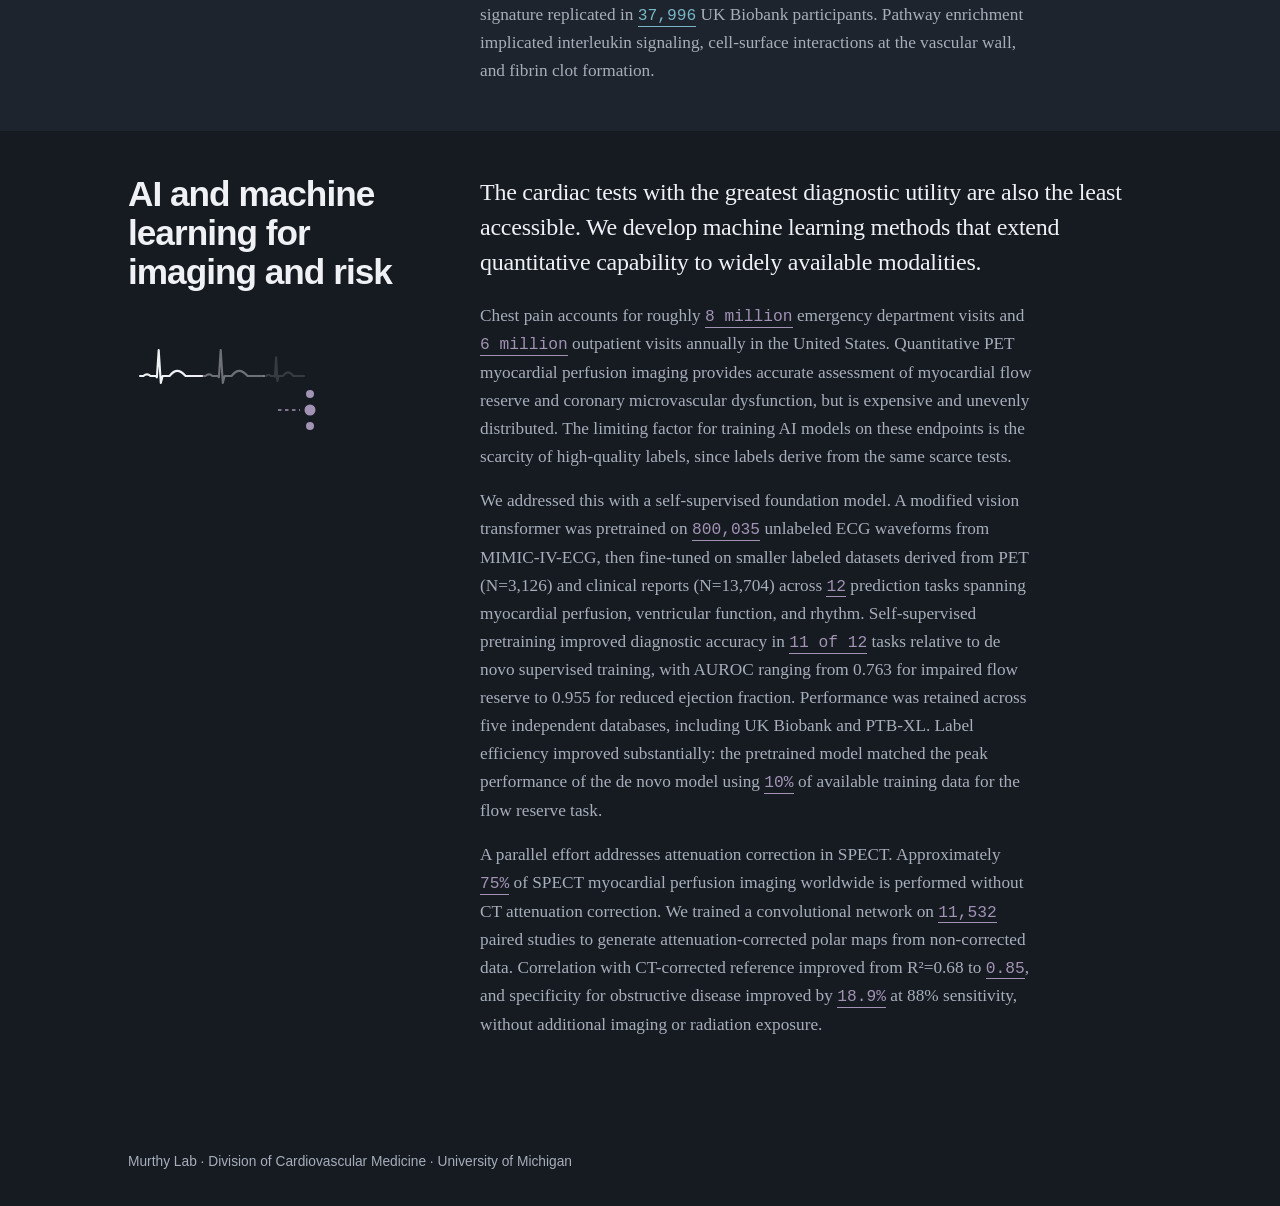
<file: docs/test/e-slate.html>
<!doctype html><html lang="en"><head>
<meta charset="utf-8">
<meta name="viewport" content="width=device-width,initial-scale=1">
<meta name="robots" content="noindex,nofollow">
<title>Murthy Lab &middot; University of Michigan</title>
<meta name="description" content="Cardiac imaging, multiomic signatures, and machine learning to uncover mechanisms of cardiovascular disease.">
<meta property="og:type" content="website">
<meta property="og:site_name" content="Murthy Lab">
<meta property="og:title" content="Murthy Lab · University of Michigan">
<meta property="og:description" content="Teaching machines to diagnose what humans can't see: cardiac imaging, multiomics, and machine learning.">
<meta property="og:url" content="https://murthylab.org/">
<meta property="og:image" content="https://murthylab.org/assets/img/og-card.png">
<meta property="og:image:width" content="1200">
<meta property="og:image:height" content="630">
<meta property="og:image:alt" content="Murthy Lab, University of Michigan">
<meta name="twitter:card" content="summary_large_image">
<meta name="twitter:title" content="Murthy Lab · University of Michigan">
<meta name="twitter:description" content="Teaching machines to diagnose what humans can't see: cardiac imaging, multiomics, and machine learning.">
<meta name="twitter:image" content="https://murthylab.org/assets/img/og-card.png">
<link rel="icon" href="[data-uri]" type="image/svg+xml">
<link rel="icon" href="/assets/img/favicon.ico" sizes="48x48">
<link rel="icon" href="/assets/img/favicon-32.png" type="image/png" sizes="32x32">
<link rel="apple-touch-icon" href="/assets/img/apple-touch-icon.png">
<style>
/* ============ tokens ============ */
:root{
  --ground:#161B22; --paper:#161B22; --ink:#EFF1F4; --ink-soft:#A6AEBA;
  --rule:#2D343E;
  --amber:#D89550;      /* perfusion   */
  --mark-amber:#D89550; --mark-cyan:#77B6C6; --mark-violet:#A292B4;
  --cyan:#77B6C6;       /* multiomics  */
  --violet:#A292B4;     /* ai/ml       */
  --measure:64ch;
  --step--1:clamp(.78rem,.74rem + .18vw,.86rem);
  --step-0:clamp(1rem,.96rem + .2vw,1.08rem);
  --step-1:clamp(1.25rem,1.15rem + .5vw,1.5rem);
  --step-2:clamp(1.6rem,1.4rem + 1vw,2.2rem);
  --step-3:clamp(2.2rem,1.7rem + 2.4vw,3.9rem);
  --display:"Inter","Helvetica Neue",-apple-system,BlinkMacSystemFont,sans-serif;
  --body:"Iowan Old Style","Charter","Georgia",serif;
  --mono:ui-monospace,"SF Mono",Menlo,Consolas,monospace;
}
*{box-sizing:border-box}
html{-webkit-text-size-adjust:100%;scroll-behavior:smooth}
body{margin:0;background:var(--paper);color:var(--ink);
  font-family:var(--body);font-size:var(--step-0);line-height:1.62;
  font-feature-settings:"kern","liga";-webkit-font-smoothing:antialiased}
a{color:inherit}
.wrap{max-width:1120px;margin:0 auto;padding:0 clamp(1.2rem,4vw,3rem)}

/* ============ nav ============ */
.nav{position:sticky;top:0;z-index:50;background:rgba(247,246,243,.93);
  backdrop-filter:blur(8px);border-bottom:1px solid var(--rule)}
.nav .wrap{display:flex;align-items:baseline;gap:2.4rem;height:68px}
.brand{font-family:var(--display);text-decoration:none;margin-right:auto;
  align-self:center;display:flex;align-items:center;gap:.6rem;line-height:1;color:var(--ink)}
.brand .mark{width:26px;height:26px;flex:0 0 26px;display:block}
.brand-name{font-weight:650;letter-spacing:-.025em;font-size:1.28rem}
.brand-inst{font-weight:400;font-size:.72rem;letter-spacing:.02em;color:var(--ink-soft);
  padding-left:.6rem;border-left:1px solid var(--rule);align-self:center}
.nav a.lnk{font-family:var(--display);font-size:var(--step-0);font-weight:500;
  letter-spacing:-.005em;text-decoration:none;color:#343B44;padding:.25rem 0;
  border-bottom:2px solid transparent;transition:color .15s,border-color .15s}
.nav a.lnk:hover,.nav a.lnk[aria-current]{color:var(--ink);border-bottom-color:var(--amber)}

/* ============ hero ============ */
.hero{background:var(--ground);color:var(--paper);position:relative;overflow:hidden;
  padding:clamp(4rem,11vh,8rem) 0 clamp(3.5rem,8vh,6rem)}
.hero .wrap{position:relative;z-index:2}
.hero h1{font-family:var(--display);font-weight:600;font-size:var(--step-3);
  line-height:1.04;letter-spacing:-.035em;margin:0 0 1.3rem;max-width:19ch}
.hero p.dek{max-width:56ch;color:#C6D2E0;font-size:var(--step-1);line-height:1.5;margin:0}
.eyebrow{font-family:var(--mono);font-size:.68rem;letter-spacing:.16em;
  text-transform:uppercase;color:var(--amber);margin:0 0 1.6rem}
#field{position:absolute;inset:0;width:100%;height:100%;z-index:1;opacity:.9}

/* ============ theme cards ============ */
.themes{padding:clamp(3.5rem,9vh,6rem) 0}
.tgrid{display:grid;gap:1px;background:var(--rule);
  grid-template-columns:repeat(auto-fit,minmax(258px,1fr));border:1px solid var(--rule)}
.tcard{background:var(--paper);padding:1.9rem 1.6rem 2.1rem;text-decoration:none;
  display:block;transition:background .18s}
.tcard:hover{background:#FCFBF9}
.tcard .mk{width:26px;height:3px;display:block;margin-bottom:1.1rem}
.tcard h3{font-family:var(--display);font-weight:600;font-size:var(--step-1);
  letter-spacing:-.02em;line-height:1.18;margin:0 0 .55rem}
.tcard p{margin:0;color:var(--ink-soft);font-size:var(--step--1);line-height:1.55}
.t1 .mk{background:var(--amber)} .t2 .mk{background:var(--cyan)} .t3 .mk{background:var(--violet)}

/* ============ sections ============ */
.sec{padding:clamp(3.2rem,8vh,5.5rem) 0;border-top:1px solid var(--rule)}
.sec-h{font-family:var(--mono);font-size:.68rem;letter-spacing:.16em;text-transform:uppercase;
  color:var(--ink-soft);margin:0 0 2.4rem;padding-bottom:.7rem;border-bottom:1px solid var(--rule)}
.res{display:grid;grid-template-columns:minmax(0,3fr) minmax(0,7fr);
  gap:clamp(1.5rem,5vw,4rem);margin-bottom:clamp(3rem,7vh,5rem)}
.res:last-child{margin-bottom:0}
.res h2{font-family:var(--display);font-weight:600;font-size:var(--step-2);
  letter-spacing:-.028em;line-height:1.1;margin:0}
.res .lede{font-size:var(--step-1);line-height:1.45;margin:0 0 1.4rem;
  max-width:var(--measure);letter-spacing:-.01em}
.res p{max-width:var(--measure);margin:0 0 1.05rem;color:#2B313A}
.res p:last-child{margin-bottom:0}
.stat{font-family:var(--mono);font-size:.94em;font-variant-numeric:tabular-nums;
  border-bottom:1px solid currentColor;padding-bottom:.5px}
.r1 .stat{color:#94591A} .r2 .stat{color:#2F6273} .r3 .stat{color:#584A66}

/* ============ people ============ */
.plist{display:grid;grid-template-columns:repeat(auto-fill,minmax(212px,1fr));gap:1.6rem 1.4rem}
.p{display:flex;gap:.85rem;align-items:center}
.av{width:44px;height:44px;flex:0 0 44px;border-radius:50%;background:#EAE6DE;
  display:grid;place-items:center;font-family:var(--mono);font-size:.72rem;
  color:var(--ink-soft);letter-spacing:.02em;overflow:hidden}
.av img{width:100%;height:100%;object-fit:cover}
.p .nm{font-family:var(--display);font-weight:550;font-size:var(--step--1);
  letter-spacing:-.01em;line-height:1.25;display:block}
.p .rl{font-size:.78rem;color:var(--ink-soft);line-height:1.35;display:block;margin-top:.12rem}
.p .nm a{text-decoration:none;border-bottom:1px solid transparent;transition:border-color .15s}
.p .nm a:hover,.p .nm a:focus-visible{border-bottom-color:var(--cyan)}
.pi{display:grid;grid-template-columns:auto minmax(0,1fr);gap:1.6rem;
  margin-bottom:2.6rem;padding-bottom:2.4rem;border-bottom:1px solid var(--rule);align-items:start}
.pi .av{width:92px;height:92px;flex-basis:92px;font-size:1.15rem}
.pi h2{font-family:var(--display);font-weight:600;font-size:var(--step-1);
  letter-spacing:-.02em;margin:0 0 .3rem}
.pi .titles{font-family:var(--display);font-size:var(--step--1);color:var(--ink-soft);
  margin:0 0 1rem;line-height:1.45}
.pi p.bio{max-width:var(--measure);margin:0}
.profile-links{margin:1.1rem 0 0;display:flex;flex-wrap:wrap;gap:.5rem .55rem}
.profile-links a{font-family:var(--display);font-size:.78rem;color:var(--ink-soft);
  text-decoration:none;border:1px solid var(--rule);border-radius:2px;
  padding:.24rem .6rem;transition:border-color .15s,color .15s}
.profile-links a:hover{color:var(--ink);border-color:#C4BEB2}
.sub{font-family:var(--mono);font-size:.66rem;letter-spacing:.15em;text-transform:uppercase;
  color:var(--ink-soft);margin:2.4rem 0 1.3rem}
.alumni{max-width:var(--measure);margin:0;color:#2B313A}

/* ============ publications ============ */
.pub-profiles{font-family:var(--display);font-size:var(--step--1);color:var(--ink-soft);
  margin:-1.4rem 0 1.8rem}
.pub-profiles a{color:var(--ink);text-decoration:none;border-bottom:1px solid var(--amber)}
.filters{display:flex;flex-wrap:wrap;gap:.45rem;margin-bottom:1.4rem}
.fb{font-family:var(--display);font-size:var(--step--1);background:none;cursor:pointer;
  border:1px solid var(--rule);padding:.4rem .85rem;border-radius:2px;color:var(--ink-soft);
  transition:all .15s}
.fb:hover{border-color:#C4BEB2}
.fb[aria-pressed="true"]{background:var(--ink);color:var(--paper);border-color:var(--ink)}
.fb .n{font-family:var(--mono);font-size:.72em;opacity:.65;margin-left:.4rem}
.count{font-family:var(--mono);font-size:.72rem;color:var(--ink-soft);margin:0 0 1.6rem}
.yr{font-family:var(--mono);font-size:.68rem;letter-spacing:.14em;color:var(--ink-soft);
  padding-top:1.5rem;border-top:1px solid var(--rule);margin-top:1.5rem}
.pub{padding:.85rem 0;border-bottom:1px solid #EDEAE4}
.pub .ti{display:block;font-size:.97rem;line-height:1.45;margin-bottom:.22rem;
  text-decoration:none;border-bottom:1px solid transparent}
.pub a.ti:hover{border-bottom-color:var(--amber)}
.pub .meta{font-size:.8rem;color:var(--ink-soft);line-height:1.45}
.pub .jr{font-style:italic}
.pub .dot{display:inline-block;width:5px;height:5px;border-radius:50%;margin-right:.45rem;
  vertical-align:.08em}
.d-vasomotor{background:var(--amber)} .d-multiomics{background:var(--cyan)} .d-ai{background:var(--violet)}

/* ============ footer ============ */
footer{background:var(--ground);color:#8A9199;padding:2.6rem 0;
  font-family:var(--display);font-size:var(--step--1)}
footer .wrap{display:flex;justify-content:space-between;gap:1rem;flex-wrap:wrap}
footer a{color:#B9C0C7}

@media(max-width:720px){
  .res{grid-template-columns:1fr}
  .res-head{position:static}
  .nav .wrap{gap:1.1rem}
  .brand-inst{display:none}
  .brand .mark{width:23px;height:23px;flex-basis:23px}
  .pi{grid-template-columns:1fr}
}
@media(prefers-reduced-motion:reduce){
  *{animation-duration:.01ms!important;transition-duration:.01ms!important}
}
:focus-visible{outline:2px solid var(--amber);outline-offset:3px}


/* --- U-M palette -------------------------------------------------- */

/* Second research section on a warm band. Painted with box-shadow rather
   than a pseudo-element: body carries background:var(--paper), so a
   z-index:-1 element would paint behind it and disappear in Firefox. */
.res{padding-block:clamp(2.4rem,5vh,3.6rem);margin-bottom:0}
.res.r2{background:#F1EEE7;
        box-shadow:0 0 0 100vmax #F1EEE7;
        clip-path:inset(0 -100vmax)}
.sec{padding-bottom:0}
@media (max-width:900px){.res{padding-block:2.2rem}}

/* Maize only ever on the blue ground - 9.9:1 there, 1.4:1 on white. */
.hero .stat{color:#FFCB05}
.site-footer a{color:#FFCB05}

/* Section eyebrows in blue rather than grey. */
.sec-h{color:#00274C;border-bottom-color:#00274C}

/* --- theme graphics ------------------------------------------------ */
/* .res is a two-column grid; .res-head holds the heading and its figure
   together in the sticky left column. */
.res-head{position:sticky;top:96px;align-self:start}
.res-head h2{position:static}
.res-fig{display:block;width:100%;max-width:200px;height:auto;margin-top:1.4rem;
         color:var(--ink)}
.res.r1 .res-fig{--tac-input:var(--amber)}
.res.r2 .res-fig{--cca-a:var(--cyan);--cca-b:var(--violet)}
.res.r3 .res-fig{--ai-node:var(--violet)}
@media (max-width:720px){
  .res-head{position:static}
  .res-fig{margin:1rem 0 .5rem;max-width:170px}
}

/* ============ join us ============ */
.join-lede{max-width:var(--measure);margin:0 0 1.2rem}
.join-intro{max-width:var(--measure);margin:0 0 .4rem;color:#2B313A}
.jlist{display:grid;gap:1.6rem}
.j h3{font-family:var(--display);font-weight:600;font-size:var(--step-1);
  letter-spacing:-.018em;line-height:1.25;margin:0 0 .4rem}
.j p{max-width:var(--measure);margin:0;color:#2B313A}
.join-apply{max-width:var(--measure);margin:0;color:#2B313A}


/* ============ section rhythm ============ */
/* .sec has symmetric padding, but the last child of a section is normally a
   paragraph with margin:0, so the space below the final line reads as smaller
   than the space above the heading. Add a consistent tail to every section
   rather than a bottom margin on each individual class. */
.sec > .wrap > :last-child{margin-bottom:0}
.sec > .wrap::after{content:"";display:block;height:1.6rem}
@media (max-width:720px){.sec > .wrap::after{height:1.1rem}}


/* ============ nav on small screens ============ */
/* The nav was a silent horizontal scroll strip (overflow-x:auto), so a fourth
   link simply ran off the edge with nothing to indicate it. Instead the row
   wraps. margin-right:auto on .brand would push the links to the right edge,
   so a wrapped link would sit far from the others; giving the brand the whole
   first row instead means the links form their own left-aligned row beneath
   it, and any wrap continues under Research rather than under Publications. */
@media (max-width:720px){
  .nav .wrap{flex-wrap:wrap;height:auto;align-items:center;
             padding-block:.65rem;row-gap:.5rem;justify-content:flex-start}
  .brand{margin-right:0;flex:0 0 100%}
  .nav a.lnk{font-size:.94rem}
}
@media (max-width:560px){
  .nav .wrap{gap:.9rem;row-gap:.5rem}
}

/* ============ theme figure animation ============ */
/* Each figure plays once when it scrolls into view. The JS adds .in to the
   <img>'s parent; nothing depends on the animation having run, so if the
   script never fires the figures simply show their finished state. */

/* Resting state = the finished drawing. Only elements inside .res-fig.armed
   are hidden, and .armed is set by script, so a no-JS visitor sees everything. */
.res-fig.armed .tac-input,
.res-fig.armed .tac-myo,
.res-fig.armed .ecg{stroke-dasharray:100;stroke-dashoffset:100}
.res-fig.armed .tac-peak,
.res-fig.armed .ai-node,
.res-fig.armed .ai-link{opacity:0}
.res-fig.armed .cca-a,
.res-fig.armed .cca-b,
.res-fig.armed .cca-axis{opacity:0}
.res-fig.armed .cca-bar{transform:scaleY(0);transform-origin:0 100%;
                        transform-box:fill-box}

/* --- theme 1: arterial input draws first, myocardium follows --- */
.res-fig.in .tac-input{animation:draw 1.05s cubic-bezier(.4,0,.3,1) forwards}
.res-fig.in .tac-myo{animation:draw 1.35s cubic-bezier(.4,0,.3,1) .28s forwards}
.res-fig.in .tac-peak{animation:fade .3s ease-out .42s forwards}

/* --- theme 2: diet block, then metabolites, then the shared axis --- */
.res-fig.in .cca-a{animation:fade .42s ease-out forwards}
.res-fig.in .cca-b{animation:fade .42s ease-out .38s forwards}
.res-fig.in .cca-axis{animation:fade .4s ease-out .82s forwards}
.res-fig.in .cca-bar{animation:grow .5s cubic-bezier(.3,0,.2,1) 1.02s forwards}

/* --- theme 3: complexes trace in sequence, then the model resolves --- */
.res-fig.in .ecg-1{animation:draw .62s linear forwards}
.res-fig.in .ecg-2{animation:draw .62s linear .5s forwards}
.res-fig.in .ecg-3{animation:draw .62s linear 1s forwards}
.res-fig.in .ai-link{animation:fade .35s ease-out 1.5s forwards}
.res-fig.in .ai-node-b{animation:fade .35s ease-out 1.72s forwards}
.res-fig.in .ai-node-a,
.res-fig.in .ai-node-c{animation:fade .35s ease-out 1.88s forwards}

@keyframes draw{to{stroke-dashoffset:0}}
@keyframes fade{to{opacity:1}}
@keyframes grow{to{transform:scaleY(1)}}

/* Anyone who has asked for less motion gets the finished figure immediately. */
@media (prefers-reduced-motion:reduce){
  .res-fig.armed .tac-input,.res-fig.armed .tac-myo,.res-fig.armed .ecg{
    stroke-dasharray:none;stroke-dashoffset:0}
  .res-fig.armed .tac-peak,.res-fig.armed .ai-node,.res-fig.armed .ai-link,
  .res-fig.armed .cca-a,.res-fig.armed .cca-b,.res-fig.armed .cca-axis{opacity:1}
  .res-fig.armed .cca-bar{transform:none}
  .res-fig.in *{animation:none !important}
}


/* ---- whole-page dark: E — Slate ---- */
.nav{background:#161B22ee;border-bottom-color:#2D343E}
.nav a.lnk{color:#A6AEBA}
.nav a.lnk:hover,.nav a.lnk[aria-current]{color:#EFF1F4}
.hero{background:#161B22;color:var(--ink)}
.hero p.dek{color:#A6AEBA}
.res.r2{background:#1E242D;box-shadow:0 0 0 100vmax #1E242D;
        clip-path:inset(0 -100vmax)}
.res p{color:#A6AEBA}
.res .lede{color:#EFF1F4}
.tcard{background:#1E242D;border-color:#2D343E}
.tcard:hover{background:#2D343E}
.tcard p{color:#A6AEBA}
.p .rl{color:#A6AEBA}
.av{background:#1E242D;color:#A6AEBA}
.sec-h{color:#A6AEBA;border-bottom-color:#2D343E}
.sub{color:#A6AEBA}
.alumni,.join-intro,.j p,.join-apply{color:#A6AEBA}
.profile-links a{border-color:#2D343E;color:#A6AEBA}
.profile-links a:hover{color:#EFF1F4;border-color:#A6AEBA}
.pub{border-bottom-color:#2D343E}
.pub .jr,.pub-profiles,.count{color:#A6AEBA}
.hero .stat{color:#77B6C6}
.r1 .stat{color:#D89550} .r2 .stat{color:#77B6C6} .r3 .stat{color:#A292B4}
footer{background:#161B22;border-top-color:#2D343E}
footer span{color:#A6AEBA}

</style>
<script type="application/ld+json">
{
  "@context": "https://schema.org",
  "@graph": [
    {
      "@type": "ResearchOrganization",
      "@id": "https://murthylab.org/#lab",
      "name": "Murthy Lab",
      "url": "https://murthylab.org",
      "logo": "https://murthylab.org/assets/img/og-card.png",
      "parentOrganization": {
        "@type": "CollegeOrUniversity",
        "name": "University of Michigan",
        "url": "https://umich.edu"
      },
      "department": {
        "@type": "Organization",
        "name": "Division of Cardiovascular Medicine"
      },
      "address": {
        "@type": "PostalAddress",
        "streetAddress": "1338 Cardiovascular Center",
        "addressLocality": "Ann Arbor",
        "addressRegion": "MI",
        "postalCode": "48109",
        "addressCountry": "US"
      },
      "founder": { "@id": "https://murthylab.org/#murthy" },
      "knowsAbout": [
        "Cardiac positron emission tomography",
        "Coronary microvascular dysfunction",
        "Coronary flow reserve",
        "Metabolomics",
        "Proteomics",
        "Cardiometabolic disease",
        "Machine learning in cardiovascular medicine",
        "Electrocardiography"
      ]
    },
    {
      "@type": "Person",
      "@id": "https://murthylab.org/#murthy",
      "name": "Venkatesh L. Murthy",
      "givenName": "Venkatesh",
      "familyName": "Murthy",
      "honorificSuffix": "MD, PhD",
      "jobTitle": "Professor of Internal Medicine and Radiology",
      "identifier": {
        "@type": "PropertyValue",
        "propertyID": "ORCID",
        "value": "https://orcid.org/0000-0002-7901-1321"
      },
      "sameAs": [
        "https://orcid.org/0000-0002-7901-1321",
        "https://scholar.google.com/citations?user=nNET6osAAAAJ",
        "https://midas.umich.edu/directory/venkatesh-murthy/"
      ],
      "affiliation": { "@id": "https://murthylab.org/#lab" },
      "worksFor": {
        "@type": "CollegeOrUniversity",
        "name": "University of Michigan"
      }
    },
    {
      "@type": "WebSite",
      "@id": "https://murthylab.org/#website",
      "url": "https://murthylab.org",
      "name": "Murthy Lab",
      "publisher": { "@id": "https://murthylab.org/#lab" }
    }
  ]
}
</script>
</head><body><div style="position:sticky;top:0;z-index:9999;background:#000;color:#fff;font:13px/1.4 system-ui,sans-serif;padding:.55rem 1rem;display:flex;gap:1rem;align-items:baseline;flex-wrap:wrap"><strong style="flex:0 0 auto">E — Slate</strong><span style="opacity:.7;flex:1 1 14rem">Slightly blue-grey. A common choice for technical sites, which is both its strength and its weakness.</span><a href="index.html" style="margin-left:auto;color:#7FB6DD;flex:0 0 auto">all</a></div>
<nav class="nav"><div class="wrap">
<a class="brand" href="#"><svg class="mark" viewBox="0 0 120 120" aria-hidden="true" focusable="false"><g fill="none" stroke-linecap="round"><path d="M60 24 C60 48 60 56 42 70 C26 82 20 93 20 110" stroke="currentColor" stroke-width="6"/><path d="M60 50 C75 60 83 72 91 91" stroke="currentColor" stroke-width="4.3"/><path d="M42 70 C54 80 57 91 59 108" stroke="var(--mark-amber)" stroke-width="3.1"/></g><g fill="var(--mark-cyan)"><circle cx="18" cy="112" r="4.6"/><circle cx="48" cy="114" r="4.6"/><circle cx="86" cy="100" r="4.6"/></g><g fill="var(--mark-cyan)" fill-opacity=".7"><circle cx="72" cy="113" r="3.3"/><circle cx="99" cy="106" r="3.3"/></g><g fill="var(--mark-violet)"><circle cx="59" cy="110" r="4.6"/><circle cx="30" cy="118" r="3.3" fill-opacity=".7"/></g></svg><span class="brand-name">Murthy Lab</span><span class="brand-inst">University of Michigan</span></a>
<a class="lnk" href="#research">Research</a>
<a class="lnk" href="#">People</a>
<a class="lnk" href="#">Publications</a>
<a class="lnk" href="#">Join Us</a>
</div></nav>
<header class="hero">
<canvas id="field" aria-hidden="true"></canvas>
<div class="wrap">
<p class="eyebrow">University of Michigan &middot; Division of Cardiovascular Medicine</p>
<h1>Teaching machines to diagnose what humans can&rsquo;t see.</h1>
<p class="dek">We teach machines to use cardiac imaging, multiomic signatures, and ECGs to uncover
mechanisms of cardiovascular disease and enable diagnosis where none was possible.</p>
</div></header>

<section class="themes"><div class="wrap"><div class="tgrid"><a class="tcard t1" href="#r1"><span class="mk"></span><h2>Coronary vasomotor and microvascular dysfunction</h2><p>Quantifying impaired vasodilator function in vessels below the resolution of angiography — and showing it predicts death.</p></a>
<a class="tcard t2" href="#r2"><span class="mk"></span><h2>Multiomic biomarkers and mechanistic inference</h2><p>Metabolomic, proteomic, and genetic signatures in longitudinal cohorts, read for pathway as well as prediction.</p></a>
<a class="tcard t3" href="#r3"><span class="mk"></span><h2>AI and machine learning for imaging and risk</h2><p>Foundation models and deep learning that extend quantitative capability to widely available tests.</p></a></div></div></section>

<section class="sec" id="research"><div class="wrap">
<h2 class="sec-h">Research</h2>
<div class="res r1" id="r1"><div class="res-head"><h2>Coronary vasomotor and microvascular dysfunction</h2><svg class="res-fig" xmlns="http://www.w3.org/2000/svg" viewBox="0 0 200 130" width="200" height="130" role="img" aria-labelledby="t1-t1 t1-d1">
<title id="t1-t1">Cardiac PET time-activity curves</title>
<desc id="t1-d1">Arterial input function peaking early and clearing, with slower myocardial uptake rising to a plateau.</desc>
<line x1="16" y1="106" x2="188" y2="106" stroke="currentColor" stroke-width="1" opacity=".28"/>
<line x1="16" y1="14" x2="16" y2="106" stroke="currentColor" stroke-width="1" opacity=".28"/>
<path class="tac-input" d="M16 106 L27 100 L34 20 L41 47 L50 68 L62 84 L80 94 L102 100 L131 103 L176 104"
      fill="none" stroke="var(--tac-input,#C87F32)" stroke-width="2.6" stroke-linejoin="round" stroke-linecap="round"
      pathLength="100"/>
<path class="tac-myo" d="M16 106 L28 105 L39 93 L53 78 L68 67 L87 60 L110 57 L136 56 L159 56 L176 56"
      fill="none" stroke="currentColor" stroke-width="2.6" stroke-linejoin="round" stroke-linecap="round"
      pathLength="100"/>
<circle class="tac-peak" cx="34" cy="20" r="2.8" fill="var(--tac-input,#C87F32)"/>
</svg></div><div><p class="lede">Approximately half of patients referred for cardiac stress testing have impaired coronary vasomotor function despite normal perfusion imaging.</p><p>Standard cardiac testing detects flow-limiting epicardial stenosis. Most of the coronary
  circulation, however, consists of vessels below the resolution of angiography, and impaired
  vasodilator capacity in these vessels carries prognostic significance independent of anatomic
  disease.</p><p>We quantified coronary flow reserve by cardiac PET in <span class="stat">2,783</span> patients
  referred for rest/stress imaging. Patients in the lowest tertile of flow reserve had a
  <span class="stat">5.6-fold</span> higher risk of cardiac death (95% CI 2.5&ndash;12.4) after adjustment for
  clinical risk factors, left ventricular ejection fraction, and the extent of scar and ischemia.
  Incorporation of flow reserve into risk models correctly reclassified <span class="stat">34.8%</span>
  of intermediate-risk patients.</p><p>We subsequently examined <span class="stat">1,218</span> patients without known coronary disease and
  with visually normal stress perfusion imaging. Coronary microvascular dysfunction, defined as flow
  reserve below 2.0, was present in <span class="stat">51%</span> of men and <span class="stat">54%</span>
  of women (equivalence P=0.0002). Flow reserve was similarly predictive of major adverse cardiac events
  in both sexes, with no significant sex-by-flow-reserve interaction. Among the subgroup with coronary
  artery calcium scores of zero, microvascular dysfunction remained common (44% of men, 48% of women).</p><p>These findings established coronary microvascular dysfunction as a prevalent, prognostically
  significant condition affecting both sexes, rather than a diagnosis of exclusion specific to women.
  Current work addresses the reproducibility of flow quantification across centers and scanner platforms,
  and the therapeutic implications of impaired vasomotor function.</p></div></div><div class="res r2" id="r2"><div class="res-head"><h2>Multiomic cardiometabolic biomarkers and mechanistic inference</h2><svg class="res-fig" xmlns="http://www.w3.org/2000/svg" viewBox="0 0 200 130" width="200" height="130" role="img" aria-labelledby="t2-t2 t2-d2">
<title id="t2-t2">Canonical correlation of two data blocks</title>
<desc id="t2-d2">A block of dietary exposures and a block of metabolite levels resolved onto a single shared axis, with loadings shown as marginal bars.</desc>
<g class="cca-a" fill="var(--cca-a,#3E7C8C)">
<rect x="14" y="20" width="12" height="12" opacity=".85"/><rect x="27" y="20" width="12" height="12" opacity=".3"/>
<rect x="40" y="20" width="12" height="12" opacity=".6"/><rect x="53" y="20" width="12" height="12" opacity=".2"/>
<rect x="14" y="33" width="12" height="12" opacity=".25"/><rect x="27" y="33" width="12" height="12" opacity=".7"/>
<rect x="40" y="33" width="12" height="12" opacity=".35"/><rect x="53" y="33" width="12" height="12" opacity=".8"/>
<rect x="14" y="46" width="12" height="12" opacity=".6"/><rect x="27" y="46" width="12" height="12" opacity=".2"/>
<rect x="40" y="46" width="12" height="12" opacity=".85"/><rect x="53" y="46" width="12" height="12" opacity=".4"/>
<rect x="14" y="59" width="12" height="12" opacity=".3"/><rect x="27" y="59" width="12" height="12" opacity=".55"/>
<rect x="40" y="59" width="12" height="12" opacity=".25"/><rect x="53" y="59" width="12" height="12" opacity=".7"/>
<rect class="cca-bar" x="14" y="75" width="12" height="11"/><rect class="cca-bar" x="27" y="75" width="12" height="6"/>
<rect class="cca-bar" x="40" y="75" width="12" height="15"/><rect class="cca-bar" x="53" y="75" width="12" height="5"/>
</g>
<circle class="cca-axis" cx="100" cy="46" r="11" fill="none" stroke="currentColor" stroke-width="1.7"/>
<line class="cca-axis" x1="94.5" y1="40.5" x2="105.5" y2="51.5" stroke="currentColor" stroke-width="1.7"/>
<line class="cca-axis" x1="105.5" y1="40.5" x2="94.5" y2="51.5" stroke="currentColor" stroke-width="1.7"/>
<g class="cca-b" fill="var(--cca-b,#6B5B7B)">
<rect x="135" y="20" width="12" height="12" opacity=".3"/><rect x="148" y="20" width="12" height="12" opacity=".75"/>
<rect x="161" y="20" width="12" height="12" opacity=".25"/><rect x="174" y="20" width="12" height="12" opacity=".6"/>
<rect x="135" y="33" width="12" height="12" opacity=".8"/><rect x="148" y="33" width="12" height="12" opacity=".2"/>
<rect x="161" y="33" width="12" height="12" opacity=".55"/><rect x="174" y="33" width="12" height="12" opacity=".35"/>
<rect x="135" y="46" width="12" height="12" opacity=".25"/><rect x="148" y="46" width="12" height="12" opacity=".65"/>
<rect x="161" y="46" width="12" height="12" opacity=".85"/><rect x="174" y="46" width="12" height="12" opacity=".2"/>
<rect x="135" y="59" width="12" height="12" opacity=".7"/><rect x="148" y="59" width="12" height="12" opacity=".3"/>
<rect x="161" y="59" width="12" height="12" opacity=".4"/><rect x="174" y="59" width="12" height="12" opacity=".75"/>
<rect class="cca-bar" x="135" y="75" width="12" height="7"/><rect class="cca-bar" x="148" y="75" width="12" height="13"/>
<rect class="cca-bar" x="161" y="75" width="12" height="5"/><rect class="cca-bar" x="174" y="75" width="12" height="10"/>
</g>
</svg></div><div><p class="lede">We apply metabolomic, proteomic, and genetic profiling in longitudinal population cohorts to identify molecular signatures that precede clinical cardiovascular disease and to generate hypotheses about the pathways involved.</p><p>Conventional risk factors classify populations but provide limited insight into individual
  pathophysiology, particularly in young adults, in whom event rates are low and risk scores perform
  poorly. Deep molecular phenotyping in cohorts with extended follow-up offers a route to both earlier
  risk discrimination and mechanistic inference.</p><p>Dietary intake in epidemiologic studies is characterized almost entirely by self-report, which
  captures reported consumption rather than the metabolic response to it. In <span class="stat">2,259</span>
  CARDIA participants profiled at a mean age of <span class="stat">32 years</span>, we used penalized
  canonical correlation analysis to relate intake across <span class="stat">17 food groups</span> to the
  circulating metabolome. The first canonical variate loaded positively on red and processed meat, eggs,
  chicken, and sugary drinks, and negatively on vegetables, dairy, grains, and fruit. In fully adjusted Cox
  models, the resulting metabolite score was associated with incident diabetes (standardized HR
  <span class="stat">1.62</span>, 95% CI 1.32&ndash;1.97, P&lt;0.0001) and cardiovascular disease (HR
  <span class="stat">1.55</span>, 95% CI 1.12&ndash;2.14, P=0.008), with effect sizes numerically greater
  than the survey-based HEI-2015 score for both outcomes, though the confidence intervals overlapped. The
  diabetes association replicated in <span class="stat">2,006</span> participants of the Framingham Heart
  Study.</p><p>We have applied a similar approach to individual exposures. Lipoprotein(a)
  concentration is largely genetically determined and relatively stable across the lifespan, and although
  it is an established risk factor for atherosclerotic cardiovascular disease, the pathways linking it to
  clinical events remain incompletely defined. We measured <span class="stat">184</span> cardiovascular
  proteins in <span class="stat">3,920</span> CARDIA participants without prevalent coronary heart disease
  and followed them for a median of <span class="stat">27 years</span>. An Lp(a)-associated proteomic
  signature derived by LASSO regression was independently associated with incident coronary artery
  calcification (standardized &beta;=0.40, P&lt;0.0001) and hs-CRP (&beta;=0.11, P=0.00015) after adjustment
  for Lp(a) concentration, whereas Lp(a) concentration itself did not retain significance in the same
  models. The signature replicated in <span class="stat">37,996</span> UK Biobank participants. Pathway
  enrichment implicated interleukin signaling, cell-surface interactions at the vascular wall, and fibrin
  clot formation.</p></div></div><div class="res r3" id="r3"><div class="res-head"><h2>AI and machine learning for imaging and risk</h2><svg class="res-fig" xmlns="http://www.w3.org/2000/svg" viewBox="0 0 200 130" width="200" height="130" role="img" aria-labelledby="t3-t3 t3-d3">
<title id="t3-t3">Waveform to physiologic estimate</title>
<desc id="t3-d3">Successive ECG complexes receding into the distance, passed through a model to yield an estimate of coronary flow reserve.</desc>
<path class="ecg ecg-1" pathLength="100" d="M12.0 62.0 L15.4 62.0 Q19.0 58.6 22.5 62.0 L27.8 62.0 L28.9 63.3 L30.7 36.0 L32.8 69.0 L34.6 62.0 L41.5 62.0 C47.0 55.2 51.4 55.2 57.6 62.0 L74.0 62.0"
      fill="none" stroke="currentColor" stroke-width="2.1"
      stroke-linejoin="round" stroke-linecap="round"/>
<path class="ecg ecg-2" pathLength="100" d="M74.0 62.0 L77.4 62.0 Q81.0 58.6 84.5 62.0 L89.8 62.0 L90.9 63.3 L92.7 36.0 L94.8 69.0 L96.6 62.0 L103.5 62.0 C109.0 55.2 113.4 55.2 119.6 62.0 L136.0 62.0"
      fill="none" stroke="currentColor" stroke-width="2.1"
      stroke-linejoin="round" stroke-linecap="round" opacity=".40"/>
<path class="ecg ecg-3" pathLength="100" d="M136.0 62.0 L138.2 62.0 Q140.5 59.6 142.8 62.0 L146.2 62.0 L146.9 62.9 L148.1 43.3 L149.4 67.1 L150.6 62.0 L155.0 62.0 C158.6 57.1 161.4 57.1 165.4 62.0 L176.0 62.0"
      fill="none" stroke="currentColor" stroke-width="2.1"
      stroke-linejoin="round" stroke-linecap="round" opacity=".15"/>
<line class="ai-link" x1="150" y1="96" x2="172" y2="96" stroke="var(--ai-node,#6B5B7B)" stroke-width="1.5" stroke-dasharray="3.5 3.5"/>
<circle class="ai-node ai-node-a" cx="182" cy="80" r="4" fill="var(--ai-node,#6B5B7B)" opacity=".3"/>
<circle class="ai-node ai-node-b" cx="182" cy="96" r="5.5" fill="var(--ai-node,#6B5B7B)"/>
<circle class="ai-node ai-node-c" cx="182" cy="112" r="4" fill="var(--ai-node,#6B5B7B)" opacity=".3"/>
</svg></div><div><p class="lede">The cardiac tests with the greatest diagnostic utility are also the least accessible. We develop machine learning methods that extend quantitative capability to widely available modalities.</p><p>Chest pain accounts for roughly <span class="stat">8 million</span> emergency department visits and
  <span class="stat">6 million</span> outpatient visits annually in the United States. Quantitative PET
  myocardial perfusion imaging provides accurate assessment of myocardial flow reserve and coronary
  microvascular dysfunction, but is expensive and unevenly distributed. The limiting factor for training
  AI models on these endpoints is the scarcity of high-quality labels, since labels derive from the same
  scarce tests.</p><p>We addressed this with a self-supervised foundation model. A modified vision transformer was
  pretrained on <span class="stat">800,035</span> unlabeled ECG waveforms from MIMIC-IV-ECG, then
  fine-tuned on smaller labeled datasets derived from PET (N=3,126) and clinical reports (N=13,704)
  across <span class="stat">12</span> prediction tasks spanning myocardial perfusion, ventricular
  function, and rhythm. Self-supervised pretraining improved diagnostic accuracy in
  <span class="stat">11 of 12</span> tasks relative to de novo supervised training, with AUROC ranging
  from 0.763 for impaired flow reserve to 0.955 for reduced ejection fraction. Performance was retained
  across five independent databases, including UK Biobank and PTB-XL. Label efficiency improved
  substantially: the pretrained model matched the peak performance of the de novo model using
  <span class="stat">10%</span> of available training data for the flow reserve task.</p><p>A parallel effort addresses attenuation correction in SPECT. Approximately
  <span class="stat">75%</span> of SPECT myocardial perfusion imaging worldwide is performed without CT
  attenuation correction. We trained a convolutional network on <span class="stat">11,532</span> paired
  studies to generate attenuation-corrected polar maps from non-corrected data. Correlation with
  CT-corrected reference improved from R&sup2;=0.68 to <span class="stat">0.85</span>, and specificity for
  obstructive disease improved by <span class="stat">18.9%</span> at 88% sensitivity, without additional
  imaging or radiation exposure.</p></div></div>
</div></section>
<footer><div class="wrap">
<span>Murthy Lab &middot; Division of Cardiovascular Medicine &middot; University of Michigan</span>
</div></footer>
<script>
/* Flow-reserve field.
   A lattice of vessels. Most sit below the threshold of detection; a subset
   resolve. Literal to the science: signal that standard tools cannot see. */
(function () {
  var c = document.getElementById('field');
  if (!c) return;
  var ctx = c.getContext('2d');
  var reduce = window.matchMedia('(prefers-reduced-motion: reduce)').matches;
  var pts = [], raf = null, t0 = null;

  function build() {
    var dpr = Math.min(window.devicePixelRatio || 1, 2);
    var w = c.clientWidth, h = c.clientHeight;
    c.width = w * dpr; c.height = h * dpr;
    ctx.setTransform(dpr, 0, 0, dpr, 0, 0);

    pts = [];
    var gap = w < 640 ? 26 : 34;
    var cols = Math.ceil(w / gap), rows = Math.ceil(h / gap);
    for (var i = 0; i <= cols; i++) {
      for (var j = 0; j <= rows; j++) {
        // radial falloff from a focus point, jittered — perfusion-like
        var x = i * gap + (((i * 7 + j * 13) % 11) - 5) * 1.1;
        var y = j * gap + (((i * 11 + j * 5) % 9) - 4) * 1.1;
        var dx = (x - w * 0.30) / (w * 0.62);
        var dy = (y - h * 0.52) / (h * 0.92);
        var d = Math.sqrt(dx * dx + dy * dy);
        var reserve = Math.max(0, 1 - d * 0.92) + (((i * 31 + j * 17) % 100) / 100 - 0.5) * 0.34;
        pts.push({
          x: x, y: y,
          r: reserve,                       // "flow reserve" 0..1
          delay: 220 + d * 900 + ((i * 3 + j * 7) % 13) * 45
        });
      }
    }
  }

  function draw(ts) {
    if (t0 === null) t0 = ts;
    var el = ts - t0;
    var w = c.clientWidth, h = c.clientHeight;
    ctx.clearRect(0, 0, w, h);

    for (var k = 0; k < pts.length; k++) {
      var p = pts[k];
      var prog = reduce ? 1 : Math.min(1, Math.max(0, (el - p.delay) / 850));
      if (prog <= 0) continue;
      var ease = 1 - Math.pow(1 - prog, 3);

      // below-threshold points stay faint; above-threshold resolve to amber
      var above = p.r > 0.52;
      var a = above ? (0.10 + p.r * 0.62) * ease : (0.05 + p.r * 0.13) * ease;
      var rad = above ? 1.0 + p.r * 2.0 : 0.85;

      ctx.beginPath();
      ctx.arc(p.x, p.y, rad * (0.55 + 0.45 * ease), 0, 6.2832);
      ctx.fillStyle = above
        ? 'rgba(200,127,50,' + a.toFixed(3) + ')'
        : 'rgba(190,200,212,' + a.toFixed(3) + ')';
      ctx.fill();
    }

    if (!reduce && el < 4200) raf = requestAnimationFrame(draw);
  }

  function start() {
    if (raf) cancelAnimationFrame(raf);
    t0 = null; build();
    raf = requestAnimationFrame(draw);
  }

  var rz;
  window.addEventListener('resize', function () {
    clearTimeout(rz); rz = setTimeout(start, 180);
  });
  start();
})();

</script>
<script>
/* Play each theme figure once, when it first scrolls into view.
   The figures are inert without this: main.css only hides parts of a figure
   that carries .armed, and .armed is added here. If this script fails to load
   or IntersectionObserver is missing, every figure renders complete. */
(function () {
  var figs = document.querySelectorAll('svg.res-fig');
  if (!figs.length) return;

  // Arm the figures from script, never from the markup: if this file fails to
  // load, nothing is hidden and every figure renders complete.
  function arm() { figs.forEach(function (f) { f.classList.add('armed'); }); }

  // Anyone who has asked for reduced motion sees the finished state, no
  // observer, no animation.
  var still = window.matchMedia && window.matchMedia('(prefers-reduced-motion: reduce)');
  if (still && still.matches) return;          // leave them unarmed = complete
  if (!('IntersectionObserver' in window)) return;

  arm();

  var io = new IntersectionObserver(function (entries) {
    entries.forEach(function (e) {
      if (!e.isIntersecting) return;
      e.target.classList.add('in');
      io.unobserve(e.target);   // once only
    });
  }, { threshold: 0.35, rootMargin: '0px 0px -8% 0px' });

  figs.forEach(function (f) { io.observe(f); });
})();

</script>
</body></html>
</file>
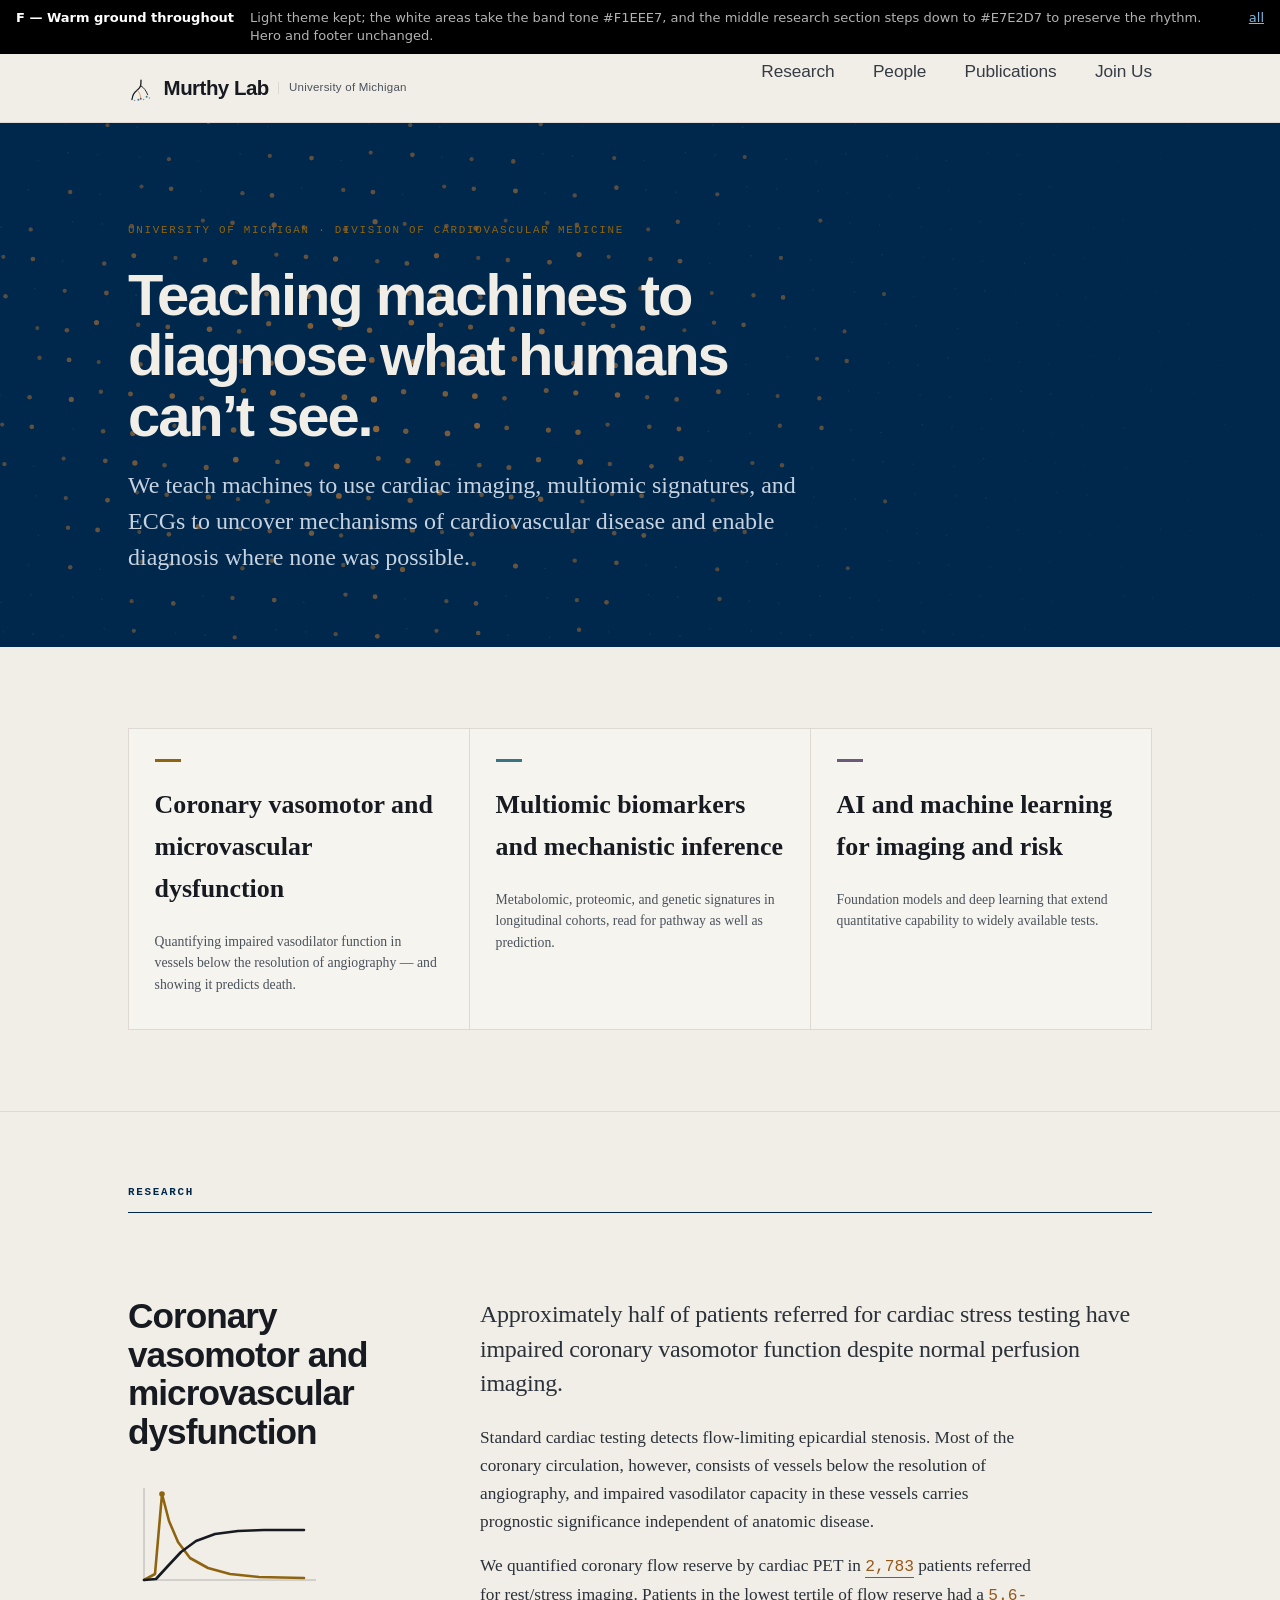
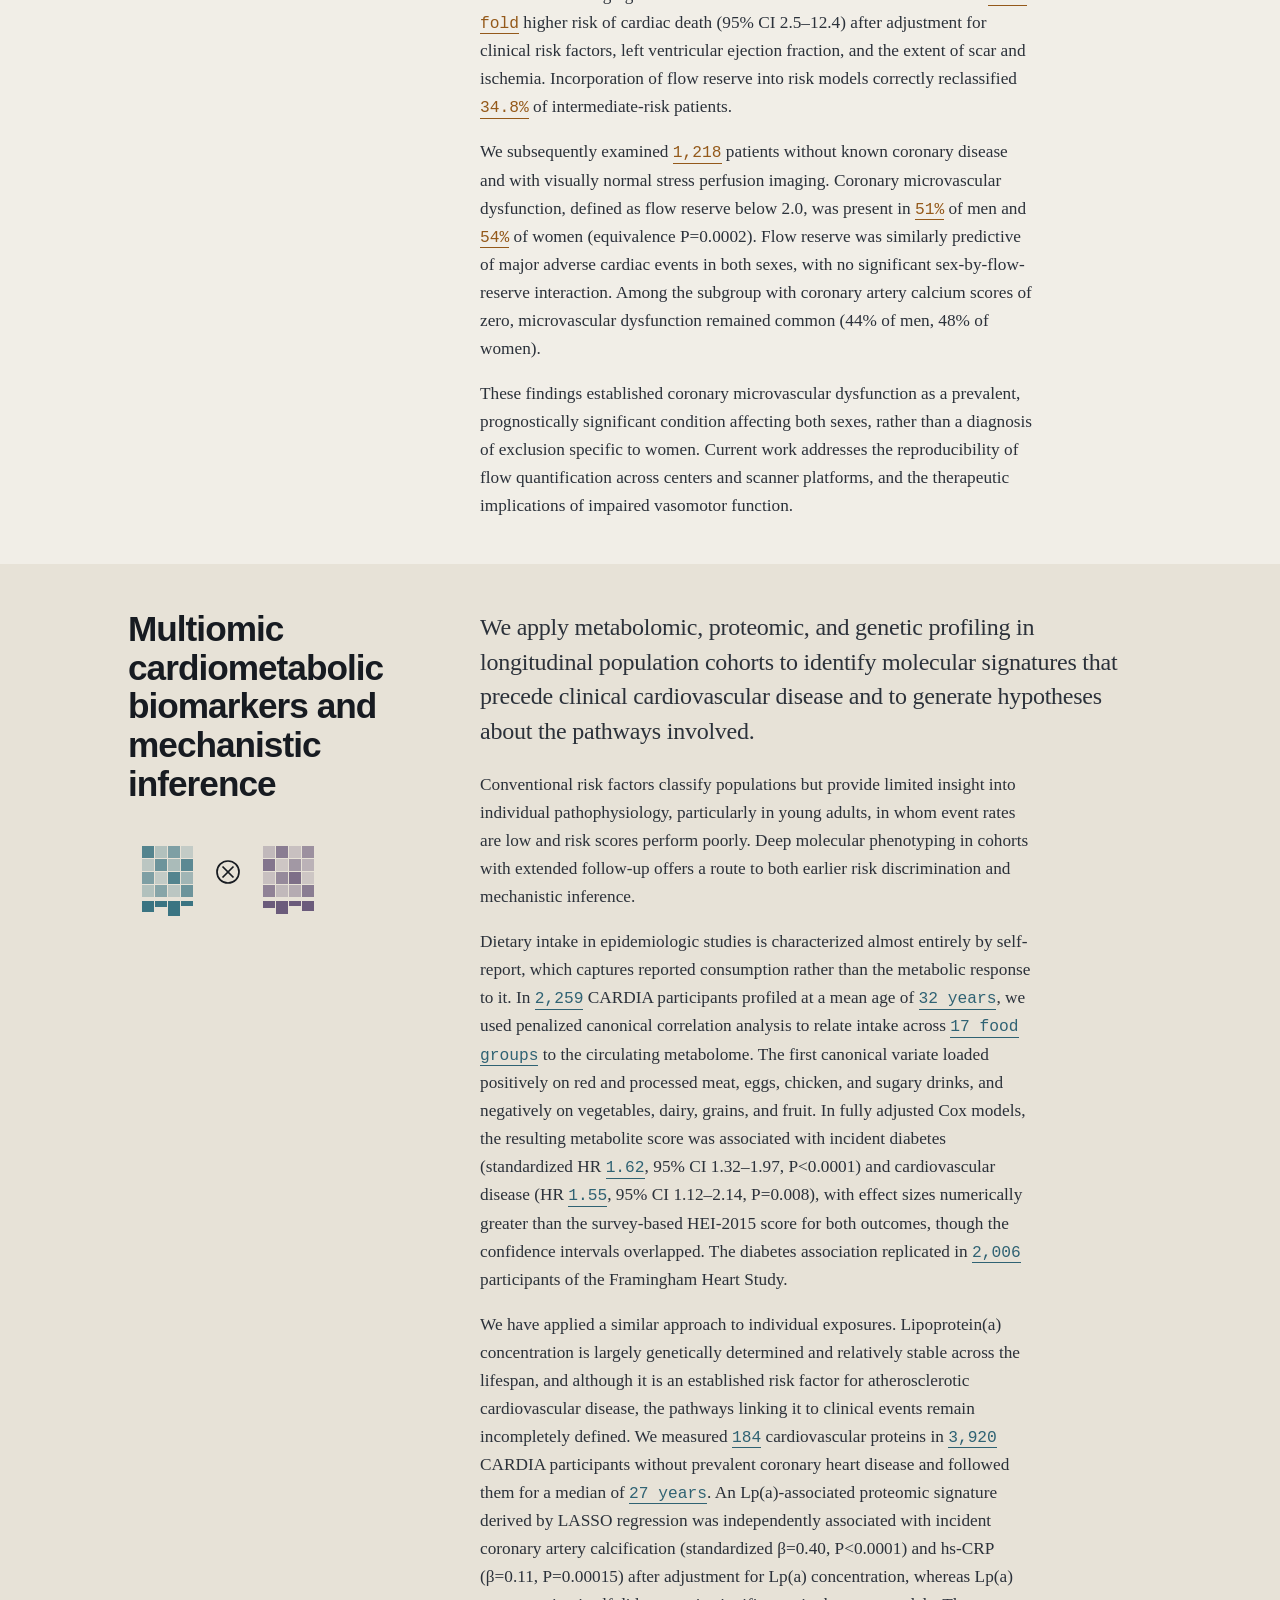
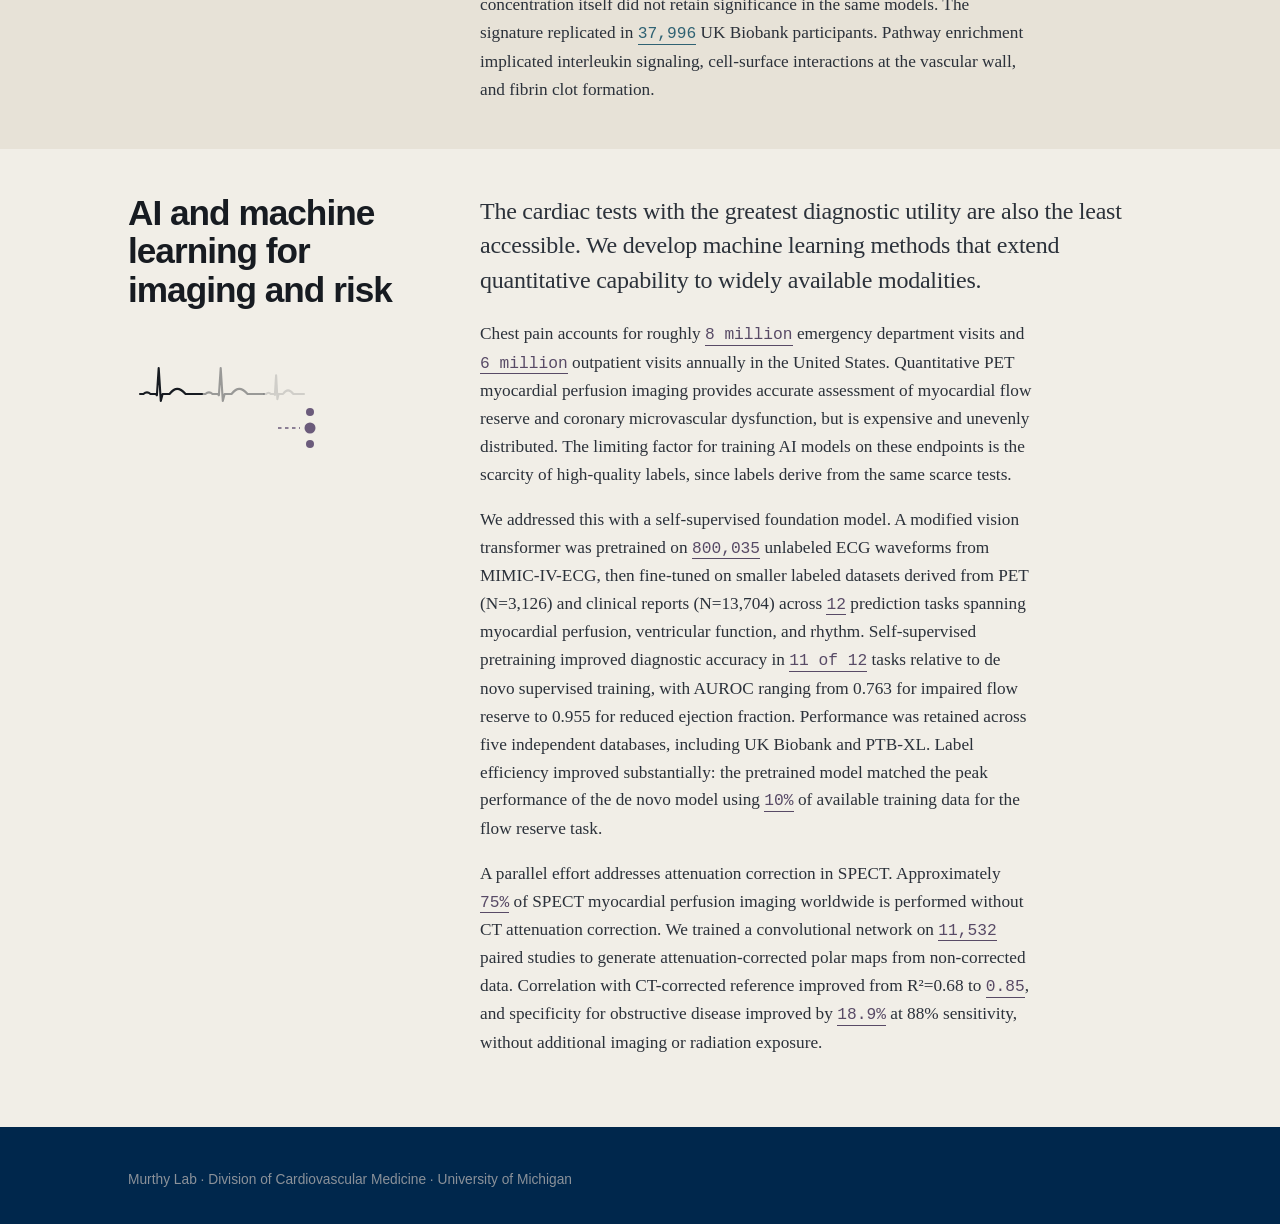
<file: docs/test/f-warm.html>
<!doctype html><html lang="en"><head>
<meta charset="utf-8">
<meta name="viewport" content="width=device-width,initial-scale=1">
<meta name="robots" content="noindex,nofollow">
<title>Murthy Lab &middot; University of Michigan</title>
<meta name="description" content="Cardiac imaging, multiomic signatures, and machine learning to uncover mechanisms of cardiovascular disease.">
<meta property="og:type" content="website">
<meta property="og:site_name" content="Murthy Lab">
<meta property="og:title" content="Murthy Lab · University of Michigan">
<meta property="og:description" content="Teaching machines to diagnose what humans can't see: cardiac imaging, multiomics, and machine learning.">
<meta property="og:url" content="https://murthylab.org/">
<meta property="og:image" content="https://murthylab.org/assets/img/og-card.png">
<meta property="og:image:width" content="1200">
<meta property="og:image:height" content="630">
<meta property="og:image:alt" content="Murthy Lab, University of Michigan">
<meta name="twitter:card" content="summary_large_image">
<meta name="twitter:title" content="Murthy Lab · University of Michigan">
<meta name="twitter:description" content="Teaching machines to diagnose what humans can't see: cardiac imaging, multiomics, and machine learning.">
<meta name="twitter:image" content="https://murthylab.org/assets/img/og-card.png">
<link rel="icon" href="[data-uri]" type="image/svg+xml">
<link rel="icon" href="/assets/img/favicon.ico" sizes="48x48">
<link rel="icon" href="/assets/img/favicon-32.png" type="image/png" sizes="32x32">
<link rel="apple-touch-icon" href="/assets/img/apple-touch-icon.png">
<style>
/* ============ tokens ============ */
:root{
  --ground:#00274C; --paper:#F1EEE7; --ink:#171B21; --ink-soft:#4A525C;
  --rule:#DEDAD2;
  --amber:#8F6410;      /* perfusion   */
  --mark-amber:#C87F32; --mark-cyan:#3E7C8C; --mark-violet:#6B5B7B;
  --cyan:#3A7482;       /* multiomics  */
  --violet:#6B5B7B;     /* ai/ml       */
  --measure:64ch;
  --step--1:clamp(.78rem,.74rem + .18vw,.86rem);
  --step-0:clamp(1rem,.96rem + .2vw,1.08rem);
  --step-1:clamp(1.25rem,1.15rem + .5vw,1.5rem);
  --step-2:clamp(1.6rem,1.4rem + 1vw,2.2rem);
  --step-3:clamp(2.2rem,1.7rem + 2.4vw,3.9rem);
  --display:"Inter","Helvetica Neue",-apple-system,BlinkMacSystemFont,sans-serif;
  --body:"Iowan Old Style","Charter","Georgia",serif;
  --mono:ui-monospace,"SF Mono",Menlo,Consolas,monospace;
}
*{box-sizing:border-box}
html{-webkit-text-size-adjust:100%;scroll-behavior:smooth}
body{margin:0;background:var(--paper);color:var(--ink);
  font-family:var(--body);font-size:var(--step-0);line-height:1.62;
  font-feature-settings:"kern","liga";-webkit-font-smoothing:antialiased}
a{color:inherit}
.wrap{max-width:1120px;margin:0 auto;padding:0 clamp(1.2rem,4vw,3rem)}

/* ============ nav ============ */
.nav{position:sticky;top:0;z-index:50;background:rgba(247,246,243,.93);
  backdrop-filter:blur(8px);border-bottom:1px solid var(--rule)}
.nav .wrap{display:flex;align-items:baseline;gap:2.4rem;height:68px}
.brand{font-family:var(--display);text-decoration:none;margin-right:auto;
  align-self:center;display:flex;align-items:center;gap:.6rem;line-height:1;color:var(--ink)}
.brand .mark{width:26px;height:26px;flex:0 0 26px;display:block}
.brand-name{font-weight:650;letter-spacing:-.025em;font-size:1.28rem}
.brand-inst{font-weight:400;font-size:.72rem;letter-spacing:.02em;color:var(--ink-soft);
  padding-left:.6rem;border-left:1px solid var(--rule);align-self:center}
.nav a.lnk{font-family:var(--display);font-size:var(--step-0);font-weight:500;
  letter-spacing:-.005em;text-decoration:none;color:#343B44;padding:.25rem 0;
  border-bottom:2px solid transparent;transition:color .15s,border-color .15s}
.nav a.lnk:hover,.nav a.lnk[aria-current]{color:var(--ink);border-bottom-color:var(--amber)}

/* ============ hero ============ */
.hero{background:var(--ground);color:var(--paper);position:relative;overflow:hidden;
  padding:clamp(4rem,11vh,8rem) 0 clamp(3.5rem,8vh,6rem)}
.hero .wrap{position:relative;z-index:2}
.hero h1{font-family:var(--display);font-weight:600;font-size:var(--step-3);
  line-height:1.04;letter-spacing:-.035em;margin:0 0 1.3rem;max-width:19ch}
.hero p.dek{max-width:56ch;color:#C6D2E0;font-size:var(--step-1);line-height:1.5;margin:0}
.eyebrow{font-family:var(--mono);font-size:.68rem;letter-spacing:.16em;
  text-transform:uppercase;color:var(--amber);margin:0 0 1.6rem}
#field{position:absolute;inset:0;width:100%;height:100%;z-index:1;opacity:.9}

/* ============ theme cards ============ */
.themes{padding:clamp(3.5rem,9vh,6rem) 0}
.tgrid{display:grid;gap:1px;background:var(--rule);
  grid-template-columns:repeat(auto-fit,minmax(258px,1fr));border:1px solid var(--rule)}
.tcard{background:var(--paper);padding:1.9rem 1.6rem 2.1rem;text-decoration:none;
  display:block;transition:background .18s}
.tcard:hover{background:#FCFBF9}
.tcard .mk{width:26px;height:3px;display:block;margin-bottom:1.1rem}
.tcard h3{font-family:var(--display);font-weight:600;font-size:var(--step-1);
  letter-spacing:-.02em;line-height:1.18;margin:0 0 .55rem}
.tcard p{margin:0;color:var(--ink-soft);font-size:var(--step--1);line-height:1.55}
.t1 .mk{background:var(--amber)} .t2 .mk{background:var(--cyan)} .t3 .mk{background:var(--violet)}

/* ============ sections ============ */
.sec{padding:clamp(3.2rem,8vh,5.5rem) 0;border-top:1px solid var(--rule)}
.sec-h{font-family:var(--mono);font-size:.68rem;letter-spacing:.16em;text-transform:uppercase;
  color:var(--ink-soft);margin:0 0 2.4rem;padding-bottom:.7rem;border-bottom:1px solid var(--rule)}
.res{display:grid;grid-template-columns:minmax(0,3fr) minmax(0,7fr);
  gap:clamp(1.5rem,5vw,4rem);margin-bottom:clamp(3rem,7vh,5rem)}
.res:last-child{margin-bottom:0}
.res h2{font-family:var(--display);font-weight:600;font-size:var(--step-2);
  letter-spacing:-.028em;line-height:1.1;margin:0}
.res .lede{font-size:var(--step-1);line-height:1.45;margin:0 0 1.4rem;
  max-width:var(--measure);letter-spacing:-.01em}
.res p{max-width:var(--measure);margin:0 0 1.05rem;color:#2B313A}
.res p:last-child{margin-bottom:0}
.stat{font-family:var(--mono);font-size:.94em;font-variant-numeric:tabular-nums;
  border-bottom:1px solid currentColor;padding-bottom:.5px}
.r1 .stat{color:#94591A} .r2 .stat{color:#2F6273} .r3 .stat{color:#584A66}

/* ============ people ============ */
.plist{display:grid;grid-template-columns:repeat(auto-fill,minmax(212px,1fr));gap:1.6rem 1.4rem}
.p{display:flex;gap:.85rem;align-items:center}
.av{width:44px;height:44px;flex:0 0 44px;border-radius:50%;background:#EAE6DE;
  display:grid;place-items:center;font-family:var(--mono);font-size:.72rem;
  color:var(--ink-soft);letter-spacing:.02em;overflow:hidden}
.av img{width:100%;height:100%;object-fit:cover}
.p .nm{font-family:var(--display);font-weight:550;font-size:var(--step--1);
  letter-spacing:-.01em;line-height:1.25;display:block}
.p .rl{font-size:.78rem;color:var(--ink-soft);line-height:1.35;display:block;margin-top:.12rem}
.p .nm a{text-decoration:none;border-bottom:1px solid transparent;transition:border-color .15s}
.p .nm a:hover,.p .nm a:focus-visible{border-bottom-color:var(--cyan)}
.pi{display:grid;grid-template-columns:auto minmax(0,1fr);gap:1.6rem;
  margin-bottom:2.6rem;padding-bottom:2.4rem;border-bottom:1px solid var(--rule);align-items:start}
.pi .av{width:92px;height:92px;flex-basis:92px;font-size:1.15rem}
.pi h2{font-family:var(--display);font-weight:600;font-size:var(--step-1);
  letter-spacing:-.02em;margin:0 0 .3rem}
.pi .titles{font-family:var(--display);font-size:var(--step--1);color:var(--ink-soft);
  margin:0 0 1rem;line-height:1.45}
.pi p.bio{max-width:var(--measure);margin:0}
.profile-links{margin:1.1rem 0 0;display:flex;flex-wrap:wrap;gap:.5rem .55rem}
.profile-links a{font-family:var(--display);font-size:.78rem;color:var(--ink-soft);
  text-decoration:none;border:1px solid var(--rule);border-radius:2px;
  padding:.24rem .6rem;transition:border-color .15s,color .15s}
.profile-links a:hover{color:var(--ink);border-color:#C4BEB2}
.sub{font-family:var(--mono);font-size:.66rem;letter-spacing:.15em;text-transform:uppercase;
  color:var(--ink-soft);margin:2.4rem 0 1.3rem}
.alumni{max-width:var(--measure);margin:0;color:#2B313A}

/* ============ publications ============ */
.pub-profiles{font-family:var(--display);font-size:var(--step--1);color:var(--ink-soft);
  margin:-1.4rem 0 1.8rem}
.pub-profiles a{color:var(--ink);text-decoration:none;border-bottom:1px solid var(--amber)}
.filters{display:flex;flex-wrap:wrap;gap:.45rem;margin-bottom:1.4rem}
.fb{font-family:var(--display);font-size:var(--step--1);background:none;cursor:pointer;
  border:1px solid var(--rule);padding:.4rem .85rem;border-radius:2px;color:var(--ink-soft);
  transition:all .15s}
.fb:hover{border-color:#C4BEB2}
.fb[aria-pressed="true"]{background:var(--ink);color:var(--paper);border-color:var(--ink)}
.fb .n{font-family:var(--mono);font-size:.72em;opacity:.65;margin-left:.4rem}
.count{font-family:var(--mono);font-size:.72rem;color:var(--ink-soft);margin:0 0 1.6rem}
.yr{font-family:var(--mono);font-size:.68rem;letter-spacing:.14em;color:var(--ink-soft);
  padding-top:1.5rem;border-top:1px solid var(--rule);margin-top:1.5rem}
.pub{padding:.85rem 0;border-bottom:1px solid #EDEAE4}
.pub .ti{display:block;font-size:.97rem;line-height:1.45;margin-bottom:.22rem;
  text-decoration:none;border-bottom:1px solid transparent}
.pub a.ti:hover{border-bottom-color:var(--amber)}
.pub .meta{font-size:.8rem;color:var(--ink-soft);line-height:1.45}
.pub .jr{font-style:italic}
.pub .dot{display:inline-block;width:5px;height:5px;border-radius:50%;margin-right:.45rem;
  vertical-align:.08em}
.d-vasomotor{background:var(--amber)} .d-multiomics{background:var(--cyan)} .d-ai{background:var(--violet)}

/* ============ footer ============ */
footer{background:var(--ground);color:#8A9199;padding:2.6rem 0;
  font-family:var(--display);font-size:var(--step--1)}
footer .wrap{display:flex;justify-content:space-between;gap:1rem;flex-wrap:wrap}
footer a{color:#B9C0C7}

@media(max-width:720px){
  .res{grid-template-columns:1fr}
  .res-head{position:static}
  .nav .wrap{gap:1.1rem}
  .brand-inst{display:none}
  .brand .mark{width:23px;height:23px;flex-basis:23px}
  .pi{grid-template-columns:1fr}
}
@media(prefers-reduced-motion:reduce){
  *{animation-duration:.01ms!important;transition-duration:.01ms!important}
}
:focus-visible{outline:2px solid var(--amber);outline-offset:3px}


/* --- U-M palette -------------------------------------------------- */

/* Second research section on a warm band. Painted with box-shadow rather
   than a pseudo-element: body carries background:var(--paper), so a
   z-index:-1 element would paint behind it and disappear in Firefox. */
.res{padding-block:clamp(2.4rem,5vh,3.6rem);margin-bottom:0}
.res.r2{background:#E7E2D7;
        box-shadow:0 0 0 100vmax #E7E2D7;
        clip-path:inset(0 -100vmax)}
.sec{padding-bottom:0}
@media (max-width:900px){.res{padding-block:2.2rem}}

/* Maize only ever on the blue ground - 9.9:1 there, 1.4:1 on white. */
.hero .stat{color:#FFCB05}
.site-footer a{color:#FFCB05}

/* Section eyebrows in blue rather than grey. */
.sec-h{color:#00274C;border-bottom-color:#00274C}

/* --- theme graphics ------------------------------------------------ */
/* .res is a two-column grid; .res-head holds the heading and its figure
   together in the sticky left column. */
.res-head{position:sticky;top:96px;align-self:start}
.res-head h2{position:static}
.res-fig{display:block;width:100%;max-width:200px;height:auto;margin-top:1.4rem;
         color:var(--ink)}
.res.r1 .res-fig{--tac-input:var(--amber)}
.res.r2 .res-fig{--cca-a:var(--cyan);--cca-b:var(--violet)}
.res.r3 .res-fig{--ai-node:var(--violet)}
@media (max-width:720px){
  .res-head{position:static}
  .res-fig{margin:1rem 0 .5rem;max-width:170px}
}

/* ============ join us ============ */
.join-lede{max-width:var(--measure);margin:0 0 1.2rem}
.join-intro{max-width:var(--measure);margin:0 0 .4rem;color:#2B313A}
.jlist{display:grid;gap:1.6rem}
.j h3{font-family:var(--display);font-weight:600;font-size:var(--step-1);
  letter-spacing:-.018em;line-height:1.25;margin:0 0 .4rem}
.j p{max-width:var(--measure);margin:0;color:#2B313A}
.join-apply{max-width:var(--measure);margin:0;color:#2B313A}


/* ============ section rhythm ============ */
/* .sec has symmetric padding, but the last child of a section is normally a
   paragraph with margin:0, so the space below the final line reads as smaller
   than the space above the heading. Add a consistent tail to every section
   rather than a bottom margin on each individual class. */
.sec > .wrap > :last-child{margin-bottom:0}
.sec > .wrap::after{content:"";display:block;height:1.6rem}
@media (max-width:720px){.sec > .wrap::after{height:1.1rem}}


/* ============ nav on small screens ============ */
/* The nav was a silent horizontal scroll strip (overflow-x:auto), so a fourth
   link simply ran off the edge with nothing to indicate it. Instead the row
   wraps. margin-right:auto on .brand would push the links to the right edge,
   so a wrapped link would sit far from the others; giving the brand the whole
   first row instead means the links form their own left-aligned row beneath
   it, and any wrap continues under Research rather than under Publications. */
@media (max-width:720px){
  .nav .wrap{flex-wrap:wrap;height:auto;align-items:center;
             padding-block:.65rem;row-gap:.5rem;justify-content:flex-start}
  .brand{margin-right:0;flex:0 0 100%}
  .nav a.lnk{font-size:.94rem}
}
@media (max-width:560px){
  .nav .wrap{gap:.9rem;row-gap:.5rem}
}

/* ============ theme figure animation ============ */
/* Each figure plays once when it scrolls into view. The JS adds .in to the
   <img>'s parent; nothing depends on the animation having run, so if the
   script never fires the figures simply show their finished state. */

/* Resting state = the finished drawing. Only elements inside .res-fig.armed
   are hidden, and .armed is set by script, so a no-JS visitor sees everything. */
.res-fig.armed .tac-input,
.res-fig.armed .tac-myo,
.res-fig.armed .ecg{stroke-dasharray:100;stroke-dashoffset:100}
.res-fig.armed .tac-peak,
.res-fig.armed .ai-node,
.res-fig.armed .ai-link{opacity:0}
.res-fig.armed .cca-a,
.res-fig.armed .cca-b,
.res-fig.armed .cca-axis{opacity:0}
.res-fig.armed .cca-bar{transform:scaleY(0);transform-origin:0 100%;
                        transform-box:fill-box}

/* --- theme 1: arterial input draws first, myocardium follows --- */
.res-fig.in .tac-input{animation:draw 1.05s cubic-bezier(.4,0,.3,1) forwards}
.res-fig.in .tac-myo{animation:draw 1.35s cubic-bezier(.4,0,.3,1) .28s forwards}
.res-fig.in .tac-peak{animation:fade .3s ease-out .42s forwards}

/* --- theme 2: diet block, then metabolites, then the shared axis --- */
.res-fig.in .cca-a{animation:fade .42s ease-out forwards}
.res-fig.in .cca-b{animation:fade .42s ease-out .38s forwards}
.res-fig.in .cca-axis{animation:fade .4s ease-out .82s forwards}
.res-fig.in .cca-bar{animation:grow .5s cubic-bezier(.3,0,.2,1) 1.02s forwards}

/* --- theme 3: complexes trace in sequence, then the model resolves --- */
.res-fig.in .ecg-1{animation:draw .62s linear forwards}
.res-fig.in .ecg-2{animation:draw .62s linear .5s forwards}
.res-fig.in .ecg-3{animation:draw .62s linear 1s forwards}
.res-fig.in .ai-link{animation:fade .35s ease-out 1.5s forwards}
.res-fig.in .ai-node-b{animation:fade .35s ease-out 1.72s forwards}
.res-fig.in .ai-node-a,
.res-fig.in .ai-node-c{animation:fade .35s ease-out 1.88s forwards}

@keyframes draw{to{stroke-dashoffset:0}}
@keyframes fade{to{opacity:1}}
@keyframes grow{to{transform:scaleY(1)}}

/* Anyone who has asked for less motion gets the finished figure immediately. */
@media (prefers-reduced-motion:reduce){
  .res-fig.armed .tac-input,.res-fig.armed .tac-myo,.res-fig.armed .ecg{
    stroke-dasharray:none;stroke-dashoffset:0}
  .res-fig.armed .tac-peak,.res-fig.armed .ai-node,.res-fig.armed .ai-link,
  .res-fig.armed .cca-a,.res-fig.armed .cca-b,.res-fig.armed .cca-axis{opacity:1}
  .res-fig.armed .cca-bar{transform:none}
  .res-fig.in *{animation:none !important}
}


/* ---- variant F: warm ground throughout ---- */
/* --paper is now the tone previously used only for the middle research band,
   so the band itself steps down to #E7E2D7 to keep the same visual rhythm. */
.nav{background:rgba(241,238,231,.93)}
.tcard{background:#F6F4EF}
.tcard:hover{background:#FBFAF7}
.av{background:#E2DCD0}
.res.r2 .tcard{background:#EFEBE2}

</style>
<script type="application/ld+json">
{
  "@context": "https://schema.org",
  "@graph": [
    {
      "@type": "ResearchOrganization",
      "@id": "https://murthylab.org/#lab",
      "name": "Murthy Lab",
      "url": "https://murthylab.org",
      "logo": "https://murthylab.org/assets/img/og-card.png",
      "parentOrganization": {
        "@type": "CollegeOrUniversity",
        "name": "University of Michigan",
        "url": "https://umich.edu"
      },
      "department": {
        "@type": "Organization",
        "name": "Division of Cardiovascular Medicine"
      },
      "address": {
        "@type": "PostalAddress",
        "streetAddress": "1338 Cardiovascular Center",
        "addressLocality": "Ann Arbor",
        "addressRegion": "MI",
        "postalCode": "48109",
        "addressCountry": "US"
      },
      "founder": { "@id": "https://murthylab.org/#murthy" },
      "knowsAbout": [
        "Cardiac positron emission tomography",
        "Coronary microvascular dysfunction",
        "Coronary flow reserve",
        "Metabolomics",
        "Proteomics",
        "Cardiometabolic disease",
        "Machine learning in cardiovascular medicine",
        "Electrocardiography"
      ]
    },
    {
      "@type": "Person",
      "@id": "https://murthylab.org/#murthy",
      "name": "Venkatesh L. Murthy",
      "givenName": "Venkatesh",
      "familyName": "Murthy",
      "honorificSuffix": "MD, PhD",
      "jobTitle": "Professor of Internal Medicine and Radiology",
      "identifier": {
        "@type": "PropertyValue",
        "propertyID": "ORCID",
        "value": "https://orcid.org/0000-0002-7901-1321"
      },
      "sameAs": [
        "https://orcid.org/0000-0002-7901-1321",
        "https://scholar.google.com/citations?user=nNET6osAAAAJ",
        "https://midas.umich.edu/directory/venkatesh-murthy/"
      ],
      "affiliation": { "@id": "https://murthylab.org/#lab" },
      "worksFor": {
        "@type": "CollegeOrUniversity",
        "name": "University of Michigan"
      }
    },
    {
      "@type": "WebSite",
      "@id": "https://murthylab.org/#website",
      "url": "https://murthylab.org",
      "name": "Murthy Lab",
      "publisher": { "@id": "https://murthylab.org/#lab" }
    }
  ]
}
</script>
</head><body><div style="position:sticky;top:0;z-index:9999;background:#000;color:#fff;font:13px/1.4 system-ui,sans-serif;padding:.55rem 1rem;display:flex;gap:1rem;align-items:baseline;flex-wrap:wrap"><strong style="flex:0 0 auto">F &mdash; Warm ground throughout</strong><span style="opacity:.7;flex:1 1 14rem">Light theme kept; the white areas take the band tone #F1EEE7, and the middle research section steps down to #E7E2D7 to preserve the rhythm. Hero and footer unchanged.</span><a href="index.html" style="margin-left:auto;color:#7FB6DD;flex:0 0 auto">all</a></div>
<nav class="nav"><div class="wrap">
<a class="brand" href="#"><svg class="mark" viewBox="0 0 120 120" aria-hidden="true" focusable="false"><g fill="none" stroke-linecap="round"><path d="M60 24 C60 48 60 56 42 70 C26 82 20 93 20 110" stroke="currentColor" stroke-width="6"/><path d="M60 50 C75 60 83 72 91 91" stroke="currentColor" stroke-width="4.3"/><path d="M42 70 C54 80 57 91 59 108" stroke="var(--mark-amber)" stroke-width="3.1"/></g><g fill="var(--mark-cyan)"><circle cx="18" cy="112" r="4.6"/><circle cx="48" cy="114" r="4.6"/><circle cx="86" cy="100" r="4.6"/></g><g fill="var(--mark-cyan)" fill-opacity=".7"><circle cx="72" cy="113" r="3.3"/><circle cx="99" cy="106" r="3.3"/></g><g fill="var(--mark-violet)"><circle cx="59" cy="110" r="4.6"/><circle cx="30" cy="118" r="3.3" fill-opacity=".7"/></g></svg><span class="brand-name">Murthy Lab</span><span class="brand-inst">University of Michigan</span></a>
<a class="lnk" href="#research">Research</a>
<a class="lnk" href="#">People</a>
<a class="lnk" href="#">Publications</a>
<a class="lnk" href="#">Join Us</a>
</div></nav>
<header class="hero">
<canvas id="field" aria-hidden="true"></canvas>
<div class="wrap">
<p class="eyebrow">University of Michigan &middot; Division of Cardiovascular Medicine</p>
<h1>Teaching machines to diagnose what humans can&rsquo;t see.</h1>
<p class="dek">We teach machines to use cardiac imaging, multiomic signatures, and ECGs to uncover
mechanisms of cardiovascular disease and enable diagnosis where none was possible.</p>
</div></header>

<section class="themes"><div class="wrap"><div class="tgrid"><a class="tcard t1" href="#r1"><span class="mk"></span><h2>Coronary vasomotor and microvascular dysfunction</h2><p>Quantifying impaired vasodilator function in vessels below the resolution of angiography — and showing it predicts death.</p></a>
<a class="tcard t2" href="#r2"><span class="mk"></span><h2>Multiomic biomarkers and mechanistic inference</h2><p>Metabolomic, proteomic, and genetic signatures in longitudinal cohorts, read for pathway as well as prediction.</p></a>
<a class="tcard t3" href="#r3"><span class="mk"></span><h2>AI and machine learning for imaging and risk</h2><p>Foundation models and deep learning that extend quantitative capability to widely available tests.</p></a></div></div></section>

<section class="sec" id="research"><div class="wrap">
<h2 class="sec-h">Research</h2>
<div class="res r1" id="r1"><div class="res-head"><h2>Coronary vasomotor and microvascular dysfunction</h2><svg class="res-fig" xmlns="http://www.w3.org/2000/svg" viewBox="0 0 200 130" width="200" height="130" role="img" aria-labelledby="t1-t1 t1-d1">
<title id="t1-t1">Cardiac PET time-activity curves</title>
<desc id="t1-d1">Arterial input function peaking early and clearing, with slower myocardial uptake rising to a plateau.</desc>
<line x1="16" y1="106" x2="188" y2="106" stroke="currentColor" stroke-width="1" opacity=".28"/>
<line x1="16" y1="14" x2="16" y2="106" stroke="currentColor" stroke-width="1" opacity=".28"/>
<path class="tac-input" d="M16 106 L27 100 L34 20 L41 47 L50 68 L62 84 L80 94 L102 100 L131 103 L176 104"
      fill="none" stroke="var(--tac-input,#C87F32)" stroke-width="2.6" stroke-linejoin="round" stroke-linecap="round"
      pathLength="100"/>
<path class="tac-myo" d="M16 106 L28 105 L39 93 L53 78 L68 67 L87 60 L110 57 L136 56 L159 56 L176 56"
      fill="none" stroke="currentColor" stroke-width="2.6" stroke-linejoin="round" stroke-linecap="round"
      pathLength="100"/>
<circle class="tac-peak" cx="34" cy="20" r="2.8" fill="var(--tac-input,#C87F32)"/>
</svg></div><div><p class="lede">Approximately half of patients referred for cardiac stress testing have impaired coronary vasomotor function despite normal perfusion imaging.</p><p>Standard cardiac testing detects flow-limiting epicardial stenosis. Most of the coronary
  circulation, however, consists of vessels below the resolution of angiography, and impaired
  vasodilator capacity in these vessels carries prognostic significance independent of anatomic
  disease.</p><p>We quantified coronary flow reserve by cardiac PET in <span class="stat">2,783</span> patients
  referred for rest/stress imaging. Patients in the lowest tertile of flow reserve had a
  <span class="stat">5.6-fold</span> higher risk of cardiac death (95% CI 2.5&ndash;12.4) after adjustment for
  clinical risk factors, left ventricular ejection fraction, and the extent of scar and ischemia.
  Incorporation of flow reserve into risk models correctly reclassified <span class="stat">34.8%</span>
  of intermediate-risk patients.</p><p>We subsequently examined <span class="stat">1,218</span> patients without known coronary disease and
  with visually normal stress perfusion imaging. Coronary microvascular dysfunction, defined as flow
  reserve below 2.0, was present in <span class="stat">51%</span> of men and <span class="stat">54%</span>
  of women (equivalence P=0.0002). Flow reserve was similarly predictive of major adverse cardiac events
  in both sexes, with no significant sex-by-flow-reserve interaction. Among the subgroup with coronary
  artery calcium scores of zero, microvascular dysfunction remained common (44% of men, 48% of women).</p><p>These findings established coronary microvascular dysfunction as a prevalent, prognostically
  significant condition affecting both sexes, rather than a diagnosis of exclusion specific to women.
  Current work addresses the reproducibility of flow quantification across centers and scanner platforms,
  and the therapeutic implications of impaired vasomotor function.</p></div></div><div class="res r2" id="r2"><div class="res-head"><h2>Multiomic cardiometabolic biomarkers and mechanistic inference</h2><svg class="res-fig" xmlns="http://www.w3.org/2000/svg" viewBox="0 0 200 130" width="200" height="130" role="img" aria-labelledby="t2-t2 t2-d2">
<title id="t2-t2">Canonical correlation of two data blocks</title>
<desc id="t2-d2">A block of dietary exposures and a block of metabolite levels resolved onto a single shared axis, with loadings shown as marginal bars.</desc>
<g class="cca-a" fill="var(--cca-a,#3E7C8C)">
<rect x="14" y="20" width="12" height="12" opacity=".85"/><rect x="27" y="20" width="12" height="12" opacity=".3"/>
<rect x="40" y="20" width="12" height="12" opacity=".6"/><rect x="53" y="20" width="12" height="12" opacity=".2"/>
<rect x="14" y="33" width="12" height="12" opacity=".25"/><rect x="27" y="33" width="12" height="12" opacity=".7"/>
<rect x="40" y="33" width="12" height="12" opacity=".35"/><rect x="53" y="33" width="12" height="12" opacity=".8"/>
<rect x="14" y="46" width="12" height="12" opacity=".6"/><rect x="27" y="46" width="12" height="12" opacity=".2"/>
<rect x="40" y="46" width="12" height="12" opacity=".85"/><rect x="53" y="46" width="12" height="12" opacity=".4"/>
<rect x="14" y="59" width="12" height="12" opacity=".3"/><rect x="27" y="59" width="12" height="12" opacity=".55"/>
<rect x="40" y="59" width="12" height="12" opacity=".25"/><rect x="53" y="59" width="12" height="12" opacity=".7"/>
<rect class="cca-bar" x="14" y="75" width="12" height="11"/><rect class="cca-bar" x="27" y="75" width="12" height="6"/>
<rect class="cca-bar" x="40" y="75" width="12" height="15"/><rect class="cca-bar" x="53" y="75" width="12" height="5"/>
</g>
<circle class="cca-axis" cx="100" cy="46" r="11" fill="none" stroke="currentColor" stroke-width="1.7"/>
<line class="cca-axis" x1="94.5" y1="40.5" x2="105.5" y2="51.5" stroke="currentColor" stroke-width="1.7"/>
<line class="cca-axis" x1="105.5" y1="40.5" x2="94.5" y2="51.5" stroke="currentColor" stroke-width="1.7"/>
<g class="cca-b" fill="var(--cca-b,#6B5B7B)">
<rect x="135" y="20" width="12" height="12" opacity=".3"/><rect x="148" y="20" width="12" height="12" opacity=".75"/>
<rect x="161" y="20" width="12" height="12" opacity=".25"/><rect x="174" y="20" width="12" height="12" opacity=".6"/>
<rect x="135" y="33" width="12" height="12" opacity=".8"/><rect x="148" y="33" width="12" height="12" opacity=".2"/>
<rect x="161" y="33" width="12" height="12" opacity=".55"/><rect x="174" y="33" width="12" height="12" opacity=".35"/>
<rect x="135" y="46" width="12" height="12" opacity=".25"/><rect x="148" y="46" width="12" height="12" opacity=".65"/>
<rect x="161" y="46" width="12" height="12" opacity=".85"/><rect x="174" y="46" width="12" height="12" opacity=".2"/>
<rect x="135" y="59" width="12" height="12" opacity=".7"/><rect x="148" y="59" width="12" height="12" opacity=".3"/>
<rect x="161" y="59" width="12" height="12" opacity=".4"/><rect x="174" y="59" width="12" height="12" opacity=".75"/>
<rect class="cca-bar" x="135" y="75" width="12" height="7"/><rect class="cca-bar" x="148" y="75" width="12" height="13"/>
<rect class="cca-bar" x="161" y="75" width="12" height="5"/><rect class="cca-bar" x="174" y="75" width="12" height="10"/>
</g>
</svg></div><div><p class="lede">We apply metabolomic, proteomic, and genetic profiling in longitudinal population cohorts to identify molecular signatures that precede clinical cardiovascular disease and to generate hypotheses about the pathways involved.</p><p>Conventional risk factors classify populations but provide limited insight into individual
  pathophysiology, particularly in young adults, in whom event rates are low and risk scores perform
  poorly. Deep molecular phenotyping in cohorts with extended follow-up offers a route to both earlier
  risk discrimination and mechanistic inference.</p><p>Dietary intake in epidemiologic studies is characterized almost entirely by self-report, which
  captures reported consumption rather than the metabolic response to it. In <span class="stat">2,259</span>
  CARDIA participants profiled at a mean age of <span class="stat">32 years</span>, we used penalized
  canonical correlation analysis to relate intake across <span class="stat">17 food groups</span> to the
  circulating metabolome. The first canonical variate loaded positively on red and processed meat, eggs,
  chicken, and sugary drinks, and negatively on vegetables, dairy, grains, and fruit. In fully adjusted Cox
  models, the resulting metabolite score was associated with incident diabetes (standardized HR
  <span class="stat">1.62</span>, 95% CI 1.32&ndash;1.97, P&lt;0.0001) and cardiovascular disease (HR
  <span class="stat">1.55</span>, 95% CI 1.12&ndash;2.14, P=0.008), with effect sizes numerically greater
  than the survey-based HEI-2015 score for both outcomes, though the confidence intervals overlapped. The
  diabetes association replicated in <span class="stat">2,006</span> participants of the Framingham Heart
  Study.</p><p>We have applied a similar approach to individual exposures. Lipoprotein(a)
  concentration is largely genetically determined and relatively stable across the lifespan, and although
  it is an established risk factor for atherosclerotic cardiovascular disease, the pathways linking it to
  clinical events remain incompletely defined. We measured <span class="stat">184</span> cardiovascular
  proteins in <span class="stat">3,920</span> CARDIA participants without prevalent coronary heart disease
  and followed them for a median of <span class="stat">27 years</span>. An Lp(a)-associated proteomic
  signature derived by LASSO regression was independently associated with incident coronary artery
  calcification (standardized &beta;=0.40, P&lt;0.0001) and hs-CRP (&beta;=0.11, P=0.00015) after adjustment
  for Lp(a) concentration, whereas Lp(a) concentration itself did not retain significance in the same
  models. The signature replicated in <span class="stat">37,996</span> UK Biobank participants. Pathway
  enrichment implicated interleukin signaling, cell-surface interactions at the vascular wall, and fibrin
  clot formation.</p></div></div><div class="res r3" id="r3"><div class="res-head"><h2>AI and machine learning for imaging and risk</h2><svg class="res-fig" xmlns="http://www.w3.org/2000/svg" viewBox="0 0 200 130" width="200" height="130" role="img" aria-labelledby="t3-t3 t3-d3">
<title id="t3-t3">Waveform to physiologic estimate</title>
<desc id="t3-d3">Successive ECG complexes receding into the distance, passed through a model to yield an estimate of coronary flow reserve.</desc>
<path class="ecg ecg-1" pathLength="100" d="M12.0 62.0 L15.4 62.0 Q19.0 58.6 22.5 62.0 L27.8 62.0 L28.9 63.3 L30.7 36.0 L32.8 69.0 L34.6 62.0 L41.5 62.0 C47.0 55.2 51.4 55.2 57.6 62.0 L74.0 62.0"
      fill="none" stroke="currentColor" stroke-width="2.1"
      stroke-linejoin="round" stroke-linecap="round"/>
<path class="ecg ecg-2" pathLength="100" d="M74.0 62.0 L77.4 62.0 Q81.0 58.6 84.5 62.0 L89.8 62.0 L90.9 63.3 L92.7 36.0 L94.8 69.0 L96.6 62.0 L103.5 62.0 C109.0 55.2 113.4 55.2 119.6 62.0 L136.0 62.0"
      fill="none" stroke="currentColor" stroke-width="2.1"
      stroke-linejoin="round" stroke-linecap="round" opacity=".40"/>
<path class="ecg ecg-3" pathLength="100" d="M136.0 62.0 L138.2 62.0 Q140.5 59.6 142.8 62.0 L146.2 62.0 L146.9 62.9 L148.1 43.3 L149.4 67.1 L150.6 62.0 L155.0 62.0 C158.6 57.1 161.4 57.1 165.4 62.0 L176.0 62.0"
      fill="none" stroke="currentColor" stroke-width="2.1"
      stroke-linejoin="round" stroke-linecap="round" opacity=".15"/>
<line class="ai-link" x1="150" y1="96" x2="172" y2="96" stroke="var(--ai-node,#6B5B7B)" stroke-width="1.5" stroke-dasharray="3.5 3.5"/>
<circle class="ai-node ai-node-a" cx="182" cy="80" r="4" fill="var(--ai-node,#6B5B7B)" opacity=".3"/>
<circle class="ai-node ai-node-b" cx="182" cy="96" r="5.5" fill="var(--ai-node,#6B5B7B)"/>
<circle class="ai-node ai-node-c" cx="182" cy="112" r="4" fill="var(--ai-node,#6B5B7B)" opacity=".3"/>
</svg></div><div><p class="lede">The cardiac tests with the greatest diagnostic utility are also the least accessible. We develop machine learning methods that extend quantitative capability to widely available modalities.</p><p>Chest pain accounts for roughly <span class="stat">8 million</span> emergency department visits and
  <span class="stat">6 million</span> outpatient visits annually in the United States. Quantitative PET
  myocardial perfusion imaging provides accurate assessment of myocardial flow reserve and coronary
  microvascular dysfunction, but is expensive and unevenly distributed. The limiting factor for training
  AI models on these endpoints is the scarcity of high-quality labels, since labels derive from the same
  scarce tests.</p><p>We addressed this with a self-supervised foundation model. A modified vision transformer was
  pretrained on <span class="stat">800,035</span> unlabeled ECG waveforms from MIMIC-IV-ECG, then
  fine-tuned on smaller labeled datasets derived from PET (N=3,126) and clinical reports (N=13,704)
  across <span class="stat">12</span> prediction tasks spanning myocardial perfusion, ventricular
  function, and rhythm. Self-supervised pretraining improved diagnostic accuracy in
  <span class="stat">11 of 12</span> tasks relative to de novo supervised training, with AUROC ranging
  from 0.763 for impaired flow reserve to 0.955 for reduced ejection fraction. Performance was retained
  across five independent databases, including UK Biobank and PTB-XL. Label efficiency improved
  substantially: the pretrained model matched the peak performance of the de novo model using
  <span class="stat">10%</span> of available training data for the flow reserve task.</p><p>A parallel effort addresses attenuation correction in SPECT. Approximately
  <span class="stat">75%</span> of SPECT myocardial perfusion imaging worldwide is performed without CT
  attenuation correction. We trained a convolutional network on <span class="stat">11,532</span> paired
  studies to generate attenuation-corrected polar maps from non-corrected data. Correlation with
  CT-corrected reference improved from R&sup2;=0.68 to <span class="stat">0.85</span>, and specificity for
  obstructive disease improved by <span class="stat">18.9%</span> at 88% sensitivity, without additional
  imaging or radiation exposure.</p></div></div>
</div></section>
<footer><div class="wrap">
<span>Murthy Lab &middot; Division of Cardiovascular Medicine &middot; University of Michigan</span>
</div></footer>
<script>
/* Flow-reserve field.
   A lattice of vessels. Most sit below the threshold of detection; a subset
   resolve. Literal to the science: signal that standard tools cannot see. */
(function () {
  var c = document.getElementById('field');
  if (!c) return;
  var ctx = c.getContext('2d');
  var reduce = window.matchMedia('(prefers-reduced-motion: reduce)').matches;
  var pts = [], raf = null, t0 = null;

  function build() {
    var dpr = Math.min(window.devicePixelRatio || 1, 2);
    var w = c.clientWidth, h = c.clientHeight;
    c.width = w * dpr; c.height = h * dpr;
    ctx.setTransform(dpr, 0, 0, dpr, 0, 0);

    pts = [];
    var gap = w < 640 ? 26 : 34;
    var cols = Math.ceil(w / gap), rows = Math.ceil(h / gap);
    for (var i = 0; i <= cols; i++) {
      for (var j = 0; j <= rows; j++) {
        // radial falloff from a focus point, jittered — perfusion-like
        var x = i * gap + (((i * 7 + j * 13) % 11) - 5) * 1.1;
        var y = j * gap + (((i * 11 + j * 5) % 9) - 4) * 1.1;
        var dx = (x - w * 0.30) / (w * 0.62);
        var dy = (y - h * 0.52) / (h * 0.92);
        var d = Math.sqrt(dx * dx + dy * dy);
        var reserve = Math.max(0, 1 - d * 0.92) + (((i * 31 + j * 17) % 100) / 100 - 0.5) * 0.34;
        pts.push({
          x: x, y: y,
          r: reserve,                       // "flow reserve" 0..1
          delay: 220 + d * 900 + ((i * 3 + j * 7) % 13) * 45
        });
      }
    }
  }

  function draw(ts) {
    if (t0 === null) t0 = ts;
    var el = ts - t0;
    var w = c.clientWidth, h = c.clientHeight;
    ctx.clearRect(0, 0, w, h);

    for (var k = 0; k < pts.length; k++) {
      var p = pts[k];
      var prog = reduce ? 1 : Math.min(1, Math.max(0, (el - p.delay) / 850));
      if (prog <= 0) continue;
      var ease = 1 - Math.pow(1 - prog, 3);

      // below-threshold points stay faint; above-threshold resolve to amber
      var above = p.r > 0.52;
      var a = above ? (0.10 + p.r * 0.62) * ease : (0.05 + p.r * 0.13) * ease;
      var rad = above ? 1.0 + p.r * 2.0 : 0.85;

      ctx.beginPath();
      ctx.arc(p.x, p.y, rad * (0.55 + 0.45 * ease), 0, 6.2832);
      ctx.fillStyle = above
        ? 'rgba(200,127,50,' + a.toFixed(3) + ')'
        : 'rgba(190,200,212,' + a.toFixed(3) + ')';
      ctx.fill();
    }

    if (!reduce && el < 4200) raf = requestAnimationFrame(draw);
  }

  function start() {
    if (raf) cancelAnimationFrame(raf);
    t0 = null; build();
    raf = requestAnimationFrame(draw);
  }

  var rz;
  window.addEventListener('resize', function () {
    clearTimeout(rz); rz = setTimeout(start, 180);
  });
  start();
})();

</script>
<script>
/* Play each theme figure once, when it first scrolls into view.
   The figures are inert without this: main.css only hides parts of a figure
   that carries .armed, and .armed is added here. If this script fails to load
   or IntersectionObserver is missing, every figure renders complete. */
(function () {
  var figs = document.querySelectorAll('svg.res-fig');
  if (!figs.length) return;

  // Arm the figures from script, never from the markup: if this file fails to
  // load, nothing is hidden and every figure renders complete.
  function arm() { figs.forEach(function (f) { f.classList.add('armed'); }); }

  // Anyone who has asked for reduced motion sees the finished state, no
  // observer, no animation.
  var still = window.matchMedia && window.matchMedia('(prefers-reduced-motion: reduce)');
  if (still && still.matches) return;          // leave them unarmed = complete
  if (!('IntersectionObserver' in window)) return;

  arm();

  var io = new IntersectionObserver(function (entries) {
    entries.forEach(function (e) {
      if (!e.isIntersecting) return;
      e.target.classList.add('in');
      io.unobserve(e.target);   // once only
    });
  }, { threshold: 0.35, rootMargin: '0px 0px -8% 0px' });

  figs.forEach(function (f) { io.observe(f); });
})();

</script>
</body></html>
</file>
<file: docs/assets/css/main.css>
/* ============ tokens ============ */
/* Ground is #161B22 (slate). --paper and --ground are the same value:
   the page is a single dark field, with panels stepping up to #1E242D.
   Accents are the lightened set — the darkened light-theme values
   (#8F6410, #3A7482, #6B5B7B) score under 3.5:1 here and must not come back. */
:root{
  --ground:#161B22; --paper:#161B22; --ink:#EFF1F4; --ink-soft:#A6AEBA;
  --rule:#2D343E;
  --panel:#1E242D;      /* cards, r2 band, avatars */
  --amber:#D89550;      /* perfusion   */
  --mark-amber:#D89550; --mark-cyan:#77B6C6; --mark-violet:#A292B4;
  --cyan:#77B6C6;       /* multiomics  */
  --violet:#A292B4;     /* ai/ml       */
  --measure:64ch;
  --step--1:clamp(.78rem,.74rem + .18vw,.86rem);
  --step-0:clamp(1rem,.96rem + .2vw,1.08rem);
  --step-1:clamp(1.25rem,1.15rem + .5vw,1.5rem);
  --step-2:clamp(1.6rem,1.4rem + 1vw,2.2rem);
  --step-3:clamp(2.2rem,1.7rem + 2.4vw,3.9rem);
  --display:"Inter","Helvetica Neue",-apple-system,BlinkMacSystemFont,sans-serif;
  --body:"Iowan Old Style","Charter","Georgia",serif;
  --mono:ui-monospace,"SF Mono",Menlo,Consolas,monospace;
}
*{box-sizing:border-box}
html{-webkit-text-size-adjust:100%;scroll-behavior:smooth}
body{margin:0;background:var(--paper);color:var(--ink);
  font-family:var(--body);font-size:var(--step-0);line-height:1.62;
  font-feature-settings:"kern","liga";-webkit-font-smoothing:antialiased}
a{color:inherit}
.wrap{max-width:1120px;margin:0 auto;padding:0 clamp(1.2rem,4vw,3rem)}

/* ============ nav ============ */
.nav{position:sticky;top:0;z-index:50;background:rgba(22,27,34,.93);
  backdrop-filter:blur(8px);border-bottom:1px solid var(--rule)}
.nav .wrap{display:flex;align-items:baseline;gap:2.4rem;height:68px}
.brand{font-family:var(--display);text-decoration:none;margin-right:auto;
  align-self:center;display:flex;align-items:center;gap:.6rem;line-height:1;color:var(--ink)}
.brand .mark{width:26px;height:26px;flex:0 0 26px;display:block}
.brand-name{font-weight:650;letter-spacing:-.025em;font-size:1.28rem}
.brand-inst{font-weight:400;font-size:.72rem;letter-spacing:.02em;color:var(--ink-soft);
  padding-left:.6rem;border-left:1px solid var(--rule);align-self:center}
.nav a.lnk{font-family:var(--display);font-size:var(--step-0);font-weight:500;
  letter-spacing:-.005em;text-decoration:none;color:var(--ink-soft);padding:.25rem 0;
  border-bottom:2px solid transparent;transition:color .15s,border-color .15s;
  align-self:center}
.nav a.lnk:hover,.nav a.lnk[aria-current]{color:var(--ink);border-bottom-color:var(--amber)}

/* ============ hero ============ */
/* colour is --ink, not --paper: --paper equals --ground on a dark theme, so
   inheriting it would paint the h1 in its own background colour. */
.hero{background:var(--ground);color:var(--ink);position:relative;overflow:hidden;
  padding:clamp(4rem,11vh,8rem) 0 clamp(3.5rem,8vh,6rem)}
.hero .wrap{position:relative;z-index:2}
.hero h1{font-family:var(--display);font-weight:600;font-size:var(--step-3);
  line-height:1.04;letter-spacing:-.035em;margin:0 0 1.3rem;max-width:19ch}
.hero p.dek{max-width:56ch;color:var(--ink-soft);font-size:var(--step-1);line-height:1.5;margin:0}
.eyebrow{font-family:var(--mono);font-size:.68rem;letter-spacing:.16em;
  text-transform:uppercase;color:var(--amber);margin:0 0 1.6rem}
#field{position:absolute;inset:0;width:100%;height:100%;z-index:1;opacity:.9}

/* ============ theme cards ============ */
.themes{padding:clamp(3.5rem,9vh,6rem) 0}
.tgrid{display:grid;gap:1px;background:var(--rule);
  grid-template-columns:repeat(auto-fit,minmax(258px,1fr));border:1px solid var(--rule)}
.tcard{background:var(--panel);padding:1.9rem 1.6rem 2.1rem;text-decoration:none;
  display:block;transition:background .18s}
.tcard:hover{background:var(--rule)}
.tcard .mk{width:26px;height:3px;display:block;margin-bottom:1.1rem}
.tcard h3{font-family:var(--display);font-weight:600;font-size:var(--step-1);
  letter-spacing:-.02em;line-height:1.18;margin:0 0 .55rem}
.tcard p{margin:0;color:var(--ink-soft);font-size:var(--step--1);line-height:1.55}
.t1 .mk{background:var(--amber)} .t2 .mk{background:var(--cyan)} .t3 .mk{background:var(--violet)}

/* ============ sections ============ */
.sec{padding:clamp(3.2rem,8vh,5.5rem) 0;border-top:1px solid var(--rule)}
.sec-h{font-family:var(--mono);font-size:.68rem;letter-spacing:.16em;text-transform:uppercase;
  color:var(--ink-soft);margin:0 0 2.4rem;padding-bottom:.7rem;border-bottom:1px solid var(--rule)}
.res{display:grid;grid-template-columns:minmax(0,3fr) minmax(0,7fr);
  gap:clamp(1.5rem,5vw,4rem);margin-bottom:clamp(3rem,7vh,5rem)}
.res:last-child{margin-bottom:0}
.res h2{font-family:var(--display);font-weight:600;font-size:var(--step-2);
  letter-spacing:-.028em;line-height:1.1;margin:0}
.res .lede{font-size:var(--step-1);line-height:1.45;margin:0 0 1.4rem;
  max-width:var(--measure);letter-spacing:-.01em}
.res p{max-width:var(--measure);margin:0 0 1.05rem;color:var(--ink-soft)}
.res p:last-child{margin-bottom:0}
.stat{font-family:var(--mono);font-size:.94em;font-variant-numeric:tabular-nums;
  border-bottom:1px solid currentColor;padding-bottom:.5px}
.r1 .stat{color:var(--amber)} .r2 .stat{color:var(--cyan)} .r3 .stat{color:var(--violet)}

/* ============ people ============ */
.plist{display:grid;grid-template-columns:repeat(auto-fill,minmax(212px,1fr));gap:1.6rem 1.4rem}
.p{display:flex;gap:.85rem;align-items:center}
.av{width:44px;height:44px;flex:0 0 44px;border-radius:50%;background:var(--panel);
  display:grid;place-items:center;font-family:var(--mono);font-size:.72rem;
  color:var(--ink-soft);letter-spacing:.02em;overflow:hidden}
.av img{width:100%;height:100%;object-fit:cover}
.p .nm{font-family:var(--display);font-weight:550;font-size:var(--step--1);
  letter-spacing:-.01em;line-height:1.25;display:block}
.p .rl{font-size:.78rem;color:var(--ink-soft);line-height:1.35;display:block;margin-top:.12rem}
.p .nm a{text-decoration:none;border-bottom:1px solid transparent;transition:border-color .15s}
.p .nm a:hover,.p .nm a:focus-visible{border-bottom-color:var(--cyan)}
.pi{display:grid;grid-template-columns:auto minmax(0,1fr);gap:1.6rem;
  margin-bottom:2.6rem;padding-bottom:2.4rem;border-bottom:1px solid var(--rule);align-items:start}
.pi .av{width:92px;height:92px;flex-basis:92px;font-size:1.15rem}
.pi h2{font-family:var(--display);font-weight:600;font-size:var(--step-1);
  letter-spacing:-.02em;margin:0 0 .3rem}
.pi .titles{font-family:var(--display);font-size:var(--step--1);color:var(--ink-soft);
  margin:0 0 1rem;line-height:1.45}
.pi p.bio{max-width:var(--measure);margin:0}
.profile-links{margin:1.1rem 0 0;display:flex;flex-wrap:wrap;gap:.5rem .55rem}
.profile-links a{font-family:var(--display);font-size:.78rem;color:var(--ink-soft);
  text-decoration:none;border:1px solid var(--rule);border-radius:2px;
  padding:.24rem .6rem;transition:border-color .15s,color .15s}
.profile-links a:hover{color:var(--ink);border-color:var(--ink-soft)}
.sub{font-family:var(--mono);font-size:.66rem;letter-spacing:.15em;text-transform:uppercase;
  color:var(--ink-soft);margin:2.4rem 0 1.3rem}
.alumni{max-width:var(--measure);margin:0;color:var(--ink-soft)}

/* ============ publications ============ */
.pub-profiles{font-family:var(--display);font-size:var(--step--1);color:var(--ink-soft);
  margin:-1.4rem 0 1.8rem}
.pub-profiles a{color:var(--ink);text-decoration:none;border-bottom:1px solid var(--amber)}
.filters{display:flex;flex-wrap:wrap;gap:.45rem;margin-bottom:1.4rem}
.fb{font-family:var(--display);font-size:var(--step--1);background:none;cursor:pointer;
  border:1px solid var(--rule);padding:.4rem .85rem;border-radius:2px;color:var(--ink-soft);
  transition:all .15s}
.fb:hover{border-color:var(--ink-soft)}
.fb[aria-pressed="true"]{background:var(--ink);color:var(--ground);border-color:var(--ink)}
.fb .n{font-family:var(--mono);font-size:.72em;opacity:.65;margin-left:.4rem}
.count{font-family:var(--mono);font-size:.72rem;color:var(--ink-soft);margin:0 0 1.6rem}
.yr{font-family:var(--mono);font-size:.68rem;letter-spacing:.14em;color:var(--ink-soft);
  padding-top:1.5rem;border-top:1px solid var(--rule);margin-top:1.5rem}
.pub{padding:.85rem 0;border-bottom:1px solid var(--rule)}
.pub .ti{display:block;font-size:.97rem;line-height:1.45;margin-bottom:.22rem;
  text-decoration:none;border-bottom:1px solid transparent}
.pub a.ti:hover{border-bottom-color:var(--amber)}
.pub .meta{font-size:.8rem;color:var(--ink-soft);line-height:1.45}
.pub .jr{font-style:italic}
.pub .dot{display:inline-block;width:5px;height:5px;border-radius:50%;margin-right:.45rem;
  vertical-align:.08em}
.d-vasomotor{background:var(--amber)} .d-multiomics{background:var(--cyan)} .d-ai{background:var(--violet)}

/* ============ footer ============ */
footer{background:var(--ground);color:var(--ink-soft);padding:2.6rem 0;
  font-family:var(--display);font-size:var(--step--1);border-top:1px solid var(--rule)}
footer .wrap{display:flex;justify-content:space-between;gap:1rem;flex-wrap:wrap}
footer a{color:var(--ink)}

@media(max-width:720px){
  .res{grid-template-columns:1fr}
  .res-head{position:static}
  .nav .wrap{gap:1.1rem}
  .brand-inst{display:none}
  .brand .mark{width:23px;height:23px;flex-basis:23px}
  .pi{grid-template-columns:1fr}
}
@media(prefers-reduced-motion:reduce){
  *{animation-duration:.01ms!important;transition-duration:.01ms!important}
}
:focus-visible{outline:2px solid var(--amber);outline-offset:3px}


/* --- section band -------------------------------------------------- */

/* Second research section on a raised band. Painted with box-shadow rather
   than a pseudo-element: body carries background:var(--paper), so a
   z-index:-1 element would paint behind it and disappear in Firefox. */
.res{padding-block:clamp(2.4rem,5vh,3.6rem);margin-bottom:0}
.res.r2{background:var(--panel);
        box-shadow:0 0 0 100vmax var(--panel);
        clip-path:inset(0 -100vmax)}
.sec{padding-bottom:0}
@media (max-width:900px){.res{padding-block:2.2rem}}

/* --- theme graphics ------------------------------------------------ */
/* .res is a two-column grid; .res-head holds the heading and its figure
   together in the sticky left column. */
.res-head{position:sticky;top:96px;align-self:start}
.res-head h2{position:static}
.res-fig{display:block;width:100%;max-width:200px;height:auto;margin-top:1.4rem;
         color:var(--ink)}
.res.r1 .res-fig{--tac-input:var(--amber)}
.res.r2 .res-fig{--cca-a:var(--cyan);--cca-b:var(--violet)}
.res.r3 .res-fig{--ai-node:var(--violet)}
@media (max-width:720px){
  .res-head{position:static}
  .res-fig{margin:1rem 0 .5rem;max-width:170px}
}

/* ============ join us ============ */
.join-lede{max-width:var(--measure);margin:0 0 1.2rem}
.join-intro{max-width:var(--measure);margin:0 0 .4rem;color:var(--ink-soft)}
.jlist{display:grid;gap:1.6rem}
.j h3{font-family:var(--display);font-weight:600;font-size:var(--step-1);
  letter-spacing:-.018em;line-height:1.25;margin:0 0 .4rem}
.j p{max-width:var(--measure);margin:0;color:var(--ink-soft)}
.j h3 a{text-decoration:none;border-bottom:1px solid transparent;transition:border-color .15s}
.j h3 a:hover,.j h3 a:focus-visible{border-bottom-color:var(--amber)}
.join-apply{max-width:var(--measure);margin:0;color:var(--ink-soft)}

/* ============ contact ============ */
/* One heading level: each .sub label is followed directly by a paragraph.
   No .j wrappers here — those exist to give a job listing its own title,
   and every section on this page has exactly one block. */
.contact-lede{max-width:var(--measure);margin:0 0 1.2rem}
.contact-block{max-width:var(--measure);margin:0;color:var(--ink-soft)}


/* ============ section rhythm ============ */
/* .sec has symmetric padding, but the last child of a section is normally a
   paragraph with margin:0, so the space below the final line reads as smaller
   than the space above the heading. Add a consistent tail to every section
   rather than a bottom margin on each individual class. */
.sec > .wrap > :last-child{margin-bottom:0}
.sec > .wrap::after{content:"";display:block;height:1.6rem}
@media (max-width:720px){.sec > .wrap::after{height:1.1rem}}


/* ============ nav on small screens ============ */
/* The nav was a silent horizontal scroll strip (overflow-x:auto), so a fourth
   link simply ran off the edge with nothing to indicate it. Instead the row
   wraps. margin-right:auto on .brand would push the links to the right edge,
   so a wrapped link would sit far from the others; giving the brand the whole
   first row instead means the links form their own left-aligned row beneath
   it, and any wrap continues under Research rather than under Publications. */
@media (max-width:720px){
  .nav .wrap{flex-wrap:wrap;height:auto;align-items:center;
             padding-block:.65rem;row-gap:.5rem;justify-content:flex-start}
  .brand{margin-right:0;flex:0 0 100%}
  .nav a.lnk{font-size:.94rem}
}
@media (max-width:560px){
  .nav .wrap{gap:.9rem;row-gap:.5rem}
}

/* ============ theme figure animation ============ */
/* Each figure plays once when it scrolls into view. The JS adds .in to the
   <img>'s parent; nothing depends on the animation having run, so if the
   script never fires the figures simply show their finished state. */

/* Resting state = the finished drawing. Only elements inside .res-fig.armed
   are hidden, and .armed is set by script, so a no-JS visitor sees everything. */
.res-fig.armed .tac-input,
.res-fig.armed .tac-myo,
.res-fig.armed .ecg{stroke-dasharray:100;stroke-dashoffset:100}
.res-fig.armed .tac-peak,
.res-fig.armed .ai-node,
.res-fig.armed .ai-link{opacity:0}
.res-fig.armed .cca-a,
.res-fig.armed .cca-b,
.res-fig.armed .cca-axis{opacity:0}
.res-fig.armed .cca-bar{transform:scaleY(0);transform-origin:0 100%;
                        transform-box:fill-box}

/* --- theme 1: arterial input draws first, myocardium follows --- */
.res-fig.in .tac-input{animation:draw 1.05s cubic-bezier(.4,0,.3,1) forwards}
.res-fig.in .tac-myo{animation:draw 1.35s cubic-bezier(.4,0,.3,1) .28s forwards}
.res-fig.in .tac-peak{animation:fade .3s ease-out .42s forwards}

/* --- theme 2: diet block, then metabolites, then the shared axis --- */
.res-fig.in .cca-a{animation:fade .42s ease-out forwards}
.res-fig.in .cca-b{animation:fade .42s ease-out .38s forwards}
.res-fig.in .cca-axis{animation:fade .4s ease-out .82s forwards}
.res-fig.in .cca-bar{animation:grow .5s cubic-bezier(.3,0,.2,1) 1.02s forwards}

/* --- theme 3: complexes trace in sequence, then the model resolves --- */
.res-fig.in .ecg-1{animation:draw .62s linear forwards}
.res-fig.in .ecg-2{animation:draw .62s linear .5s forwards}
.res-fig.in .ecg-3{animation:draw .62s linear 1s forwards}
.res-fig.in .ai-link{animation:fade .35s ease-out 1.5s forwards}
.res-fig.in .ai-node-b{animation:fade .35s ease-out 1.72s forwards}
.res-fig.in .ai-node-a,
.res-fig.in .ai-node-c{animation:fade .35s ease-out 1.88s forwards}

@keyframes draw{to{stroke-dashoffset:0}}
@keyframes fade{to{opacity:1}}
@keyframes grow{to{transform:scaleY(1)}}

/* Anyone who has asked for less motion gets the finished figure immediately. */
@media (prefers-reduced-motion:reduce){
  .res-fig.armed .tac-input,.res-fig.armed .tac-myo,.res-fig.armed .ecg{
    stroke-dasharray:none;stroke-dashoffset:0}
  .res-fig.armed .tac-peak,.res-fig.armed .ai-node,.res-fig.armed .ai-link,
  .res-fig.armed .cca-a,.res-fig.armed .cca-b,.res-fig.armed .cca-axis{opacity:1}
  .res-fig.armed .cca-bar{transform:none}
  .res-fig.in *{animation:none !important}
}
</file>
